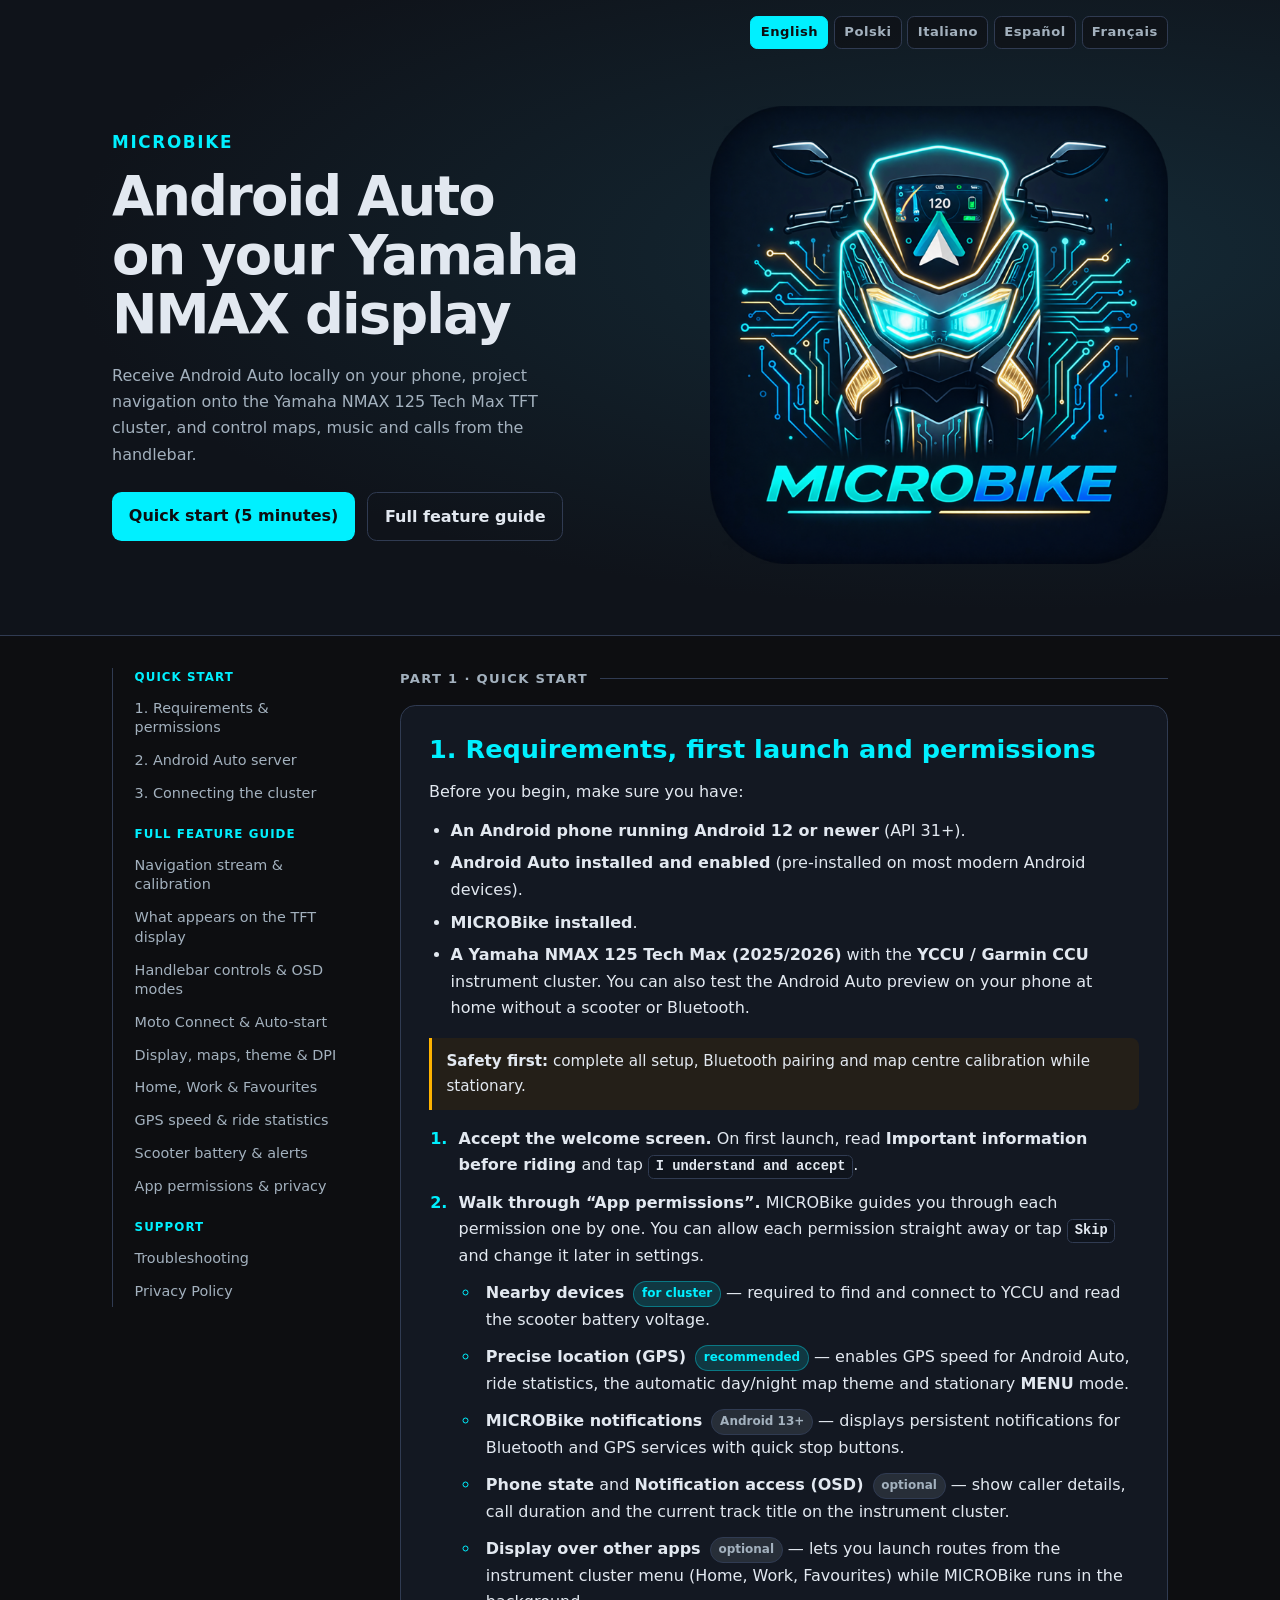
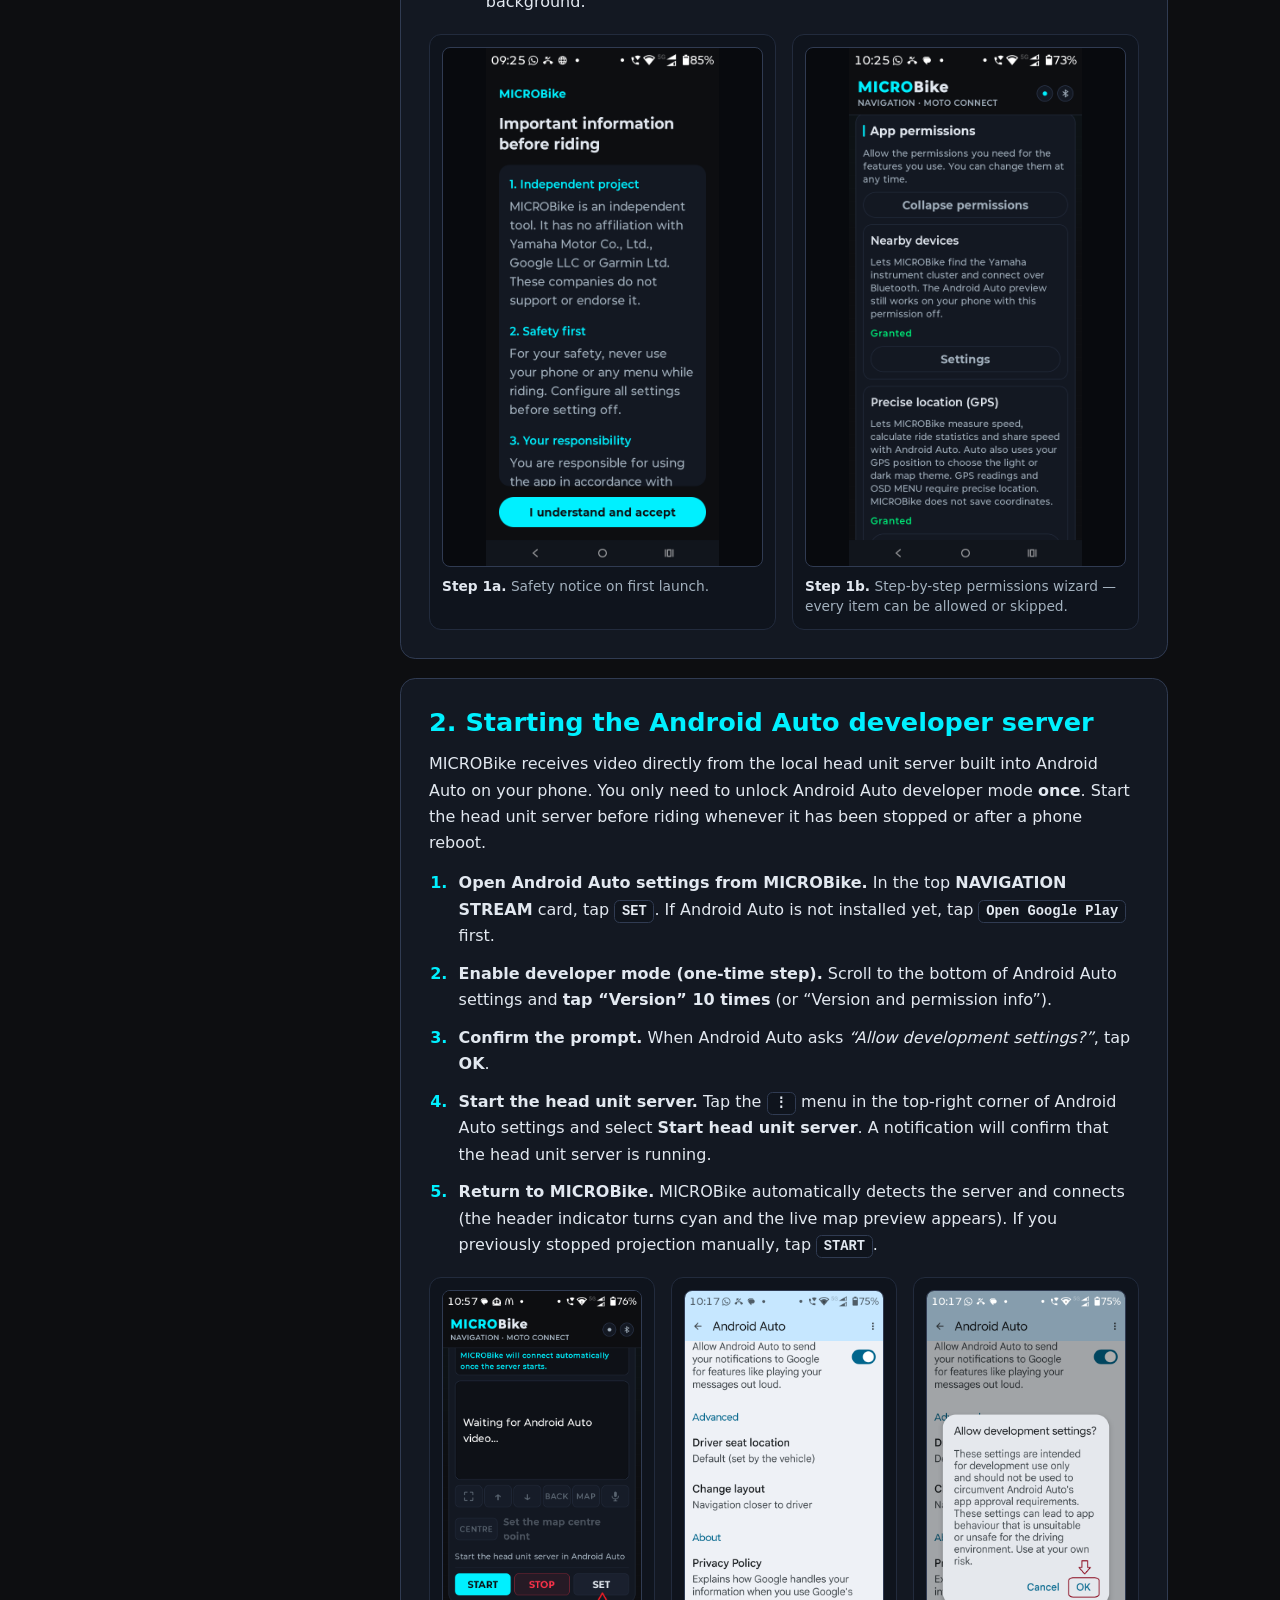
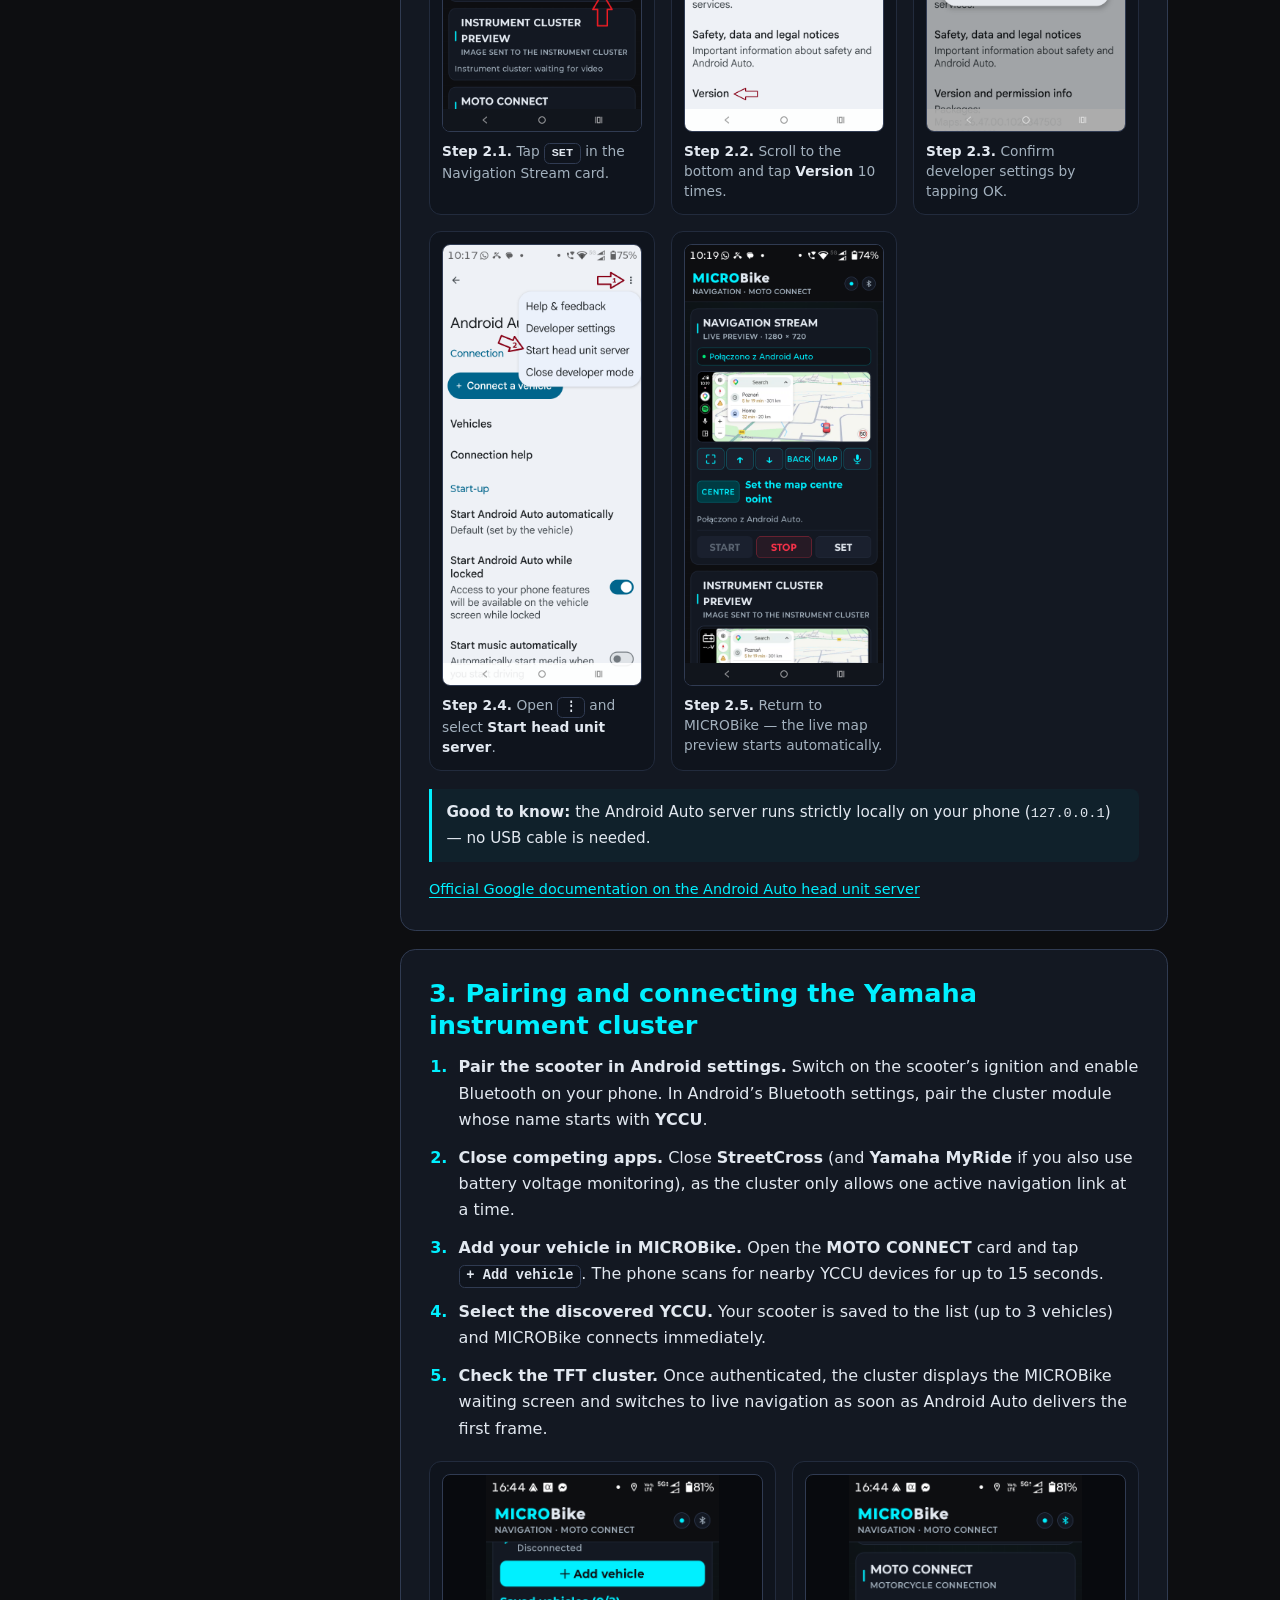
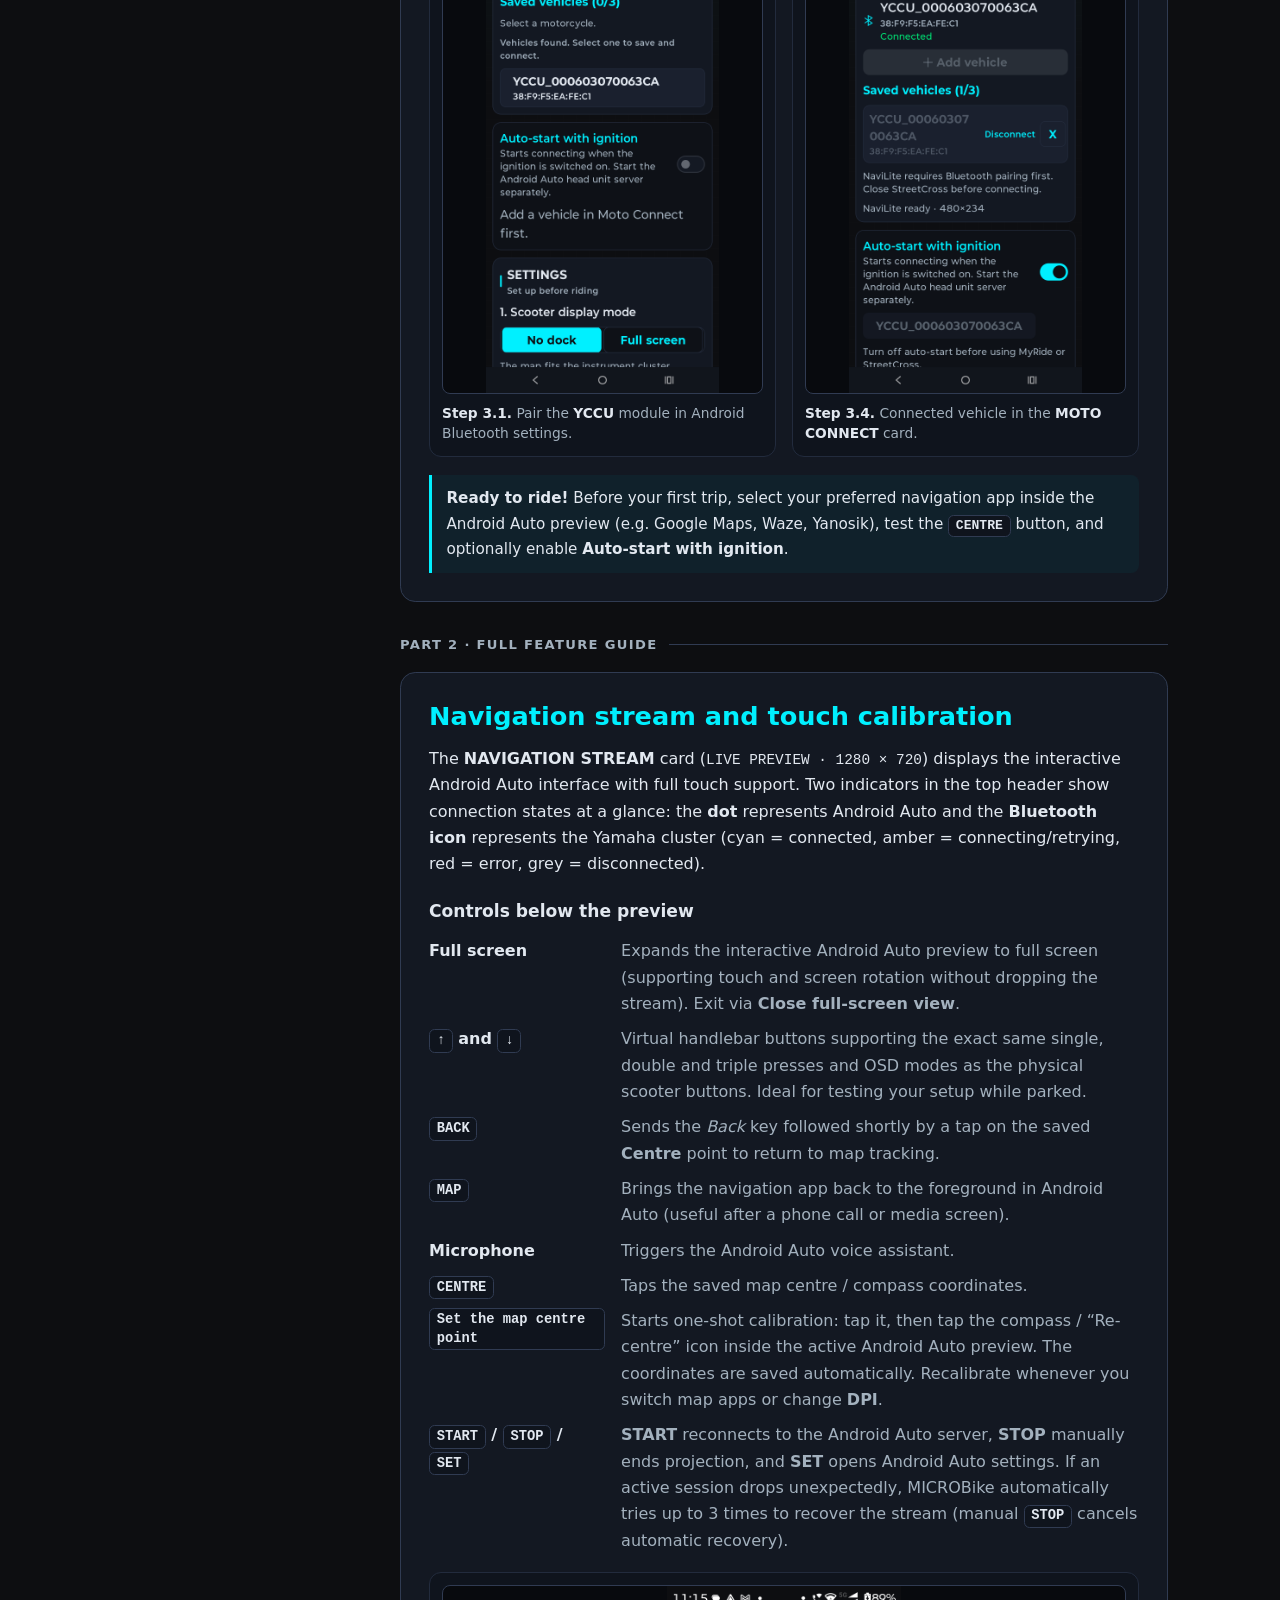
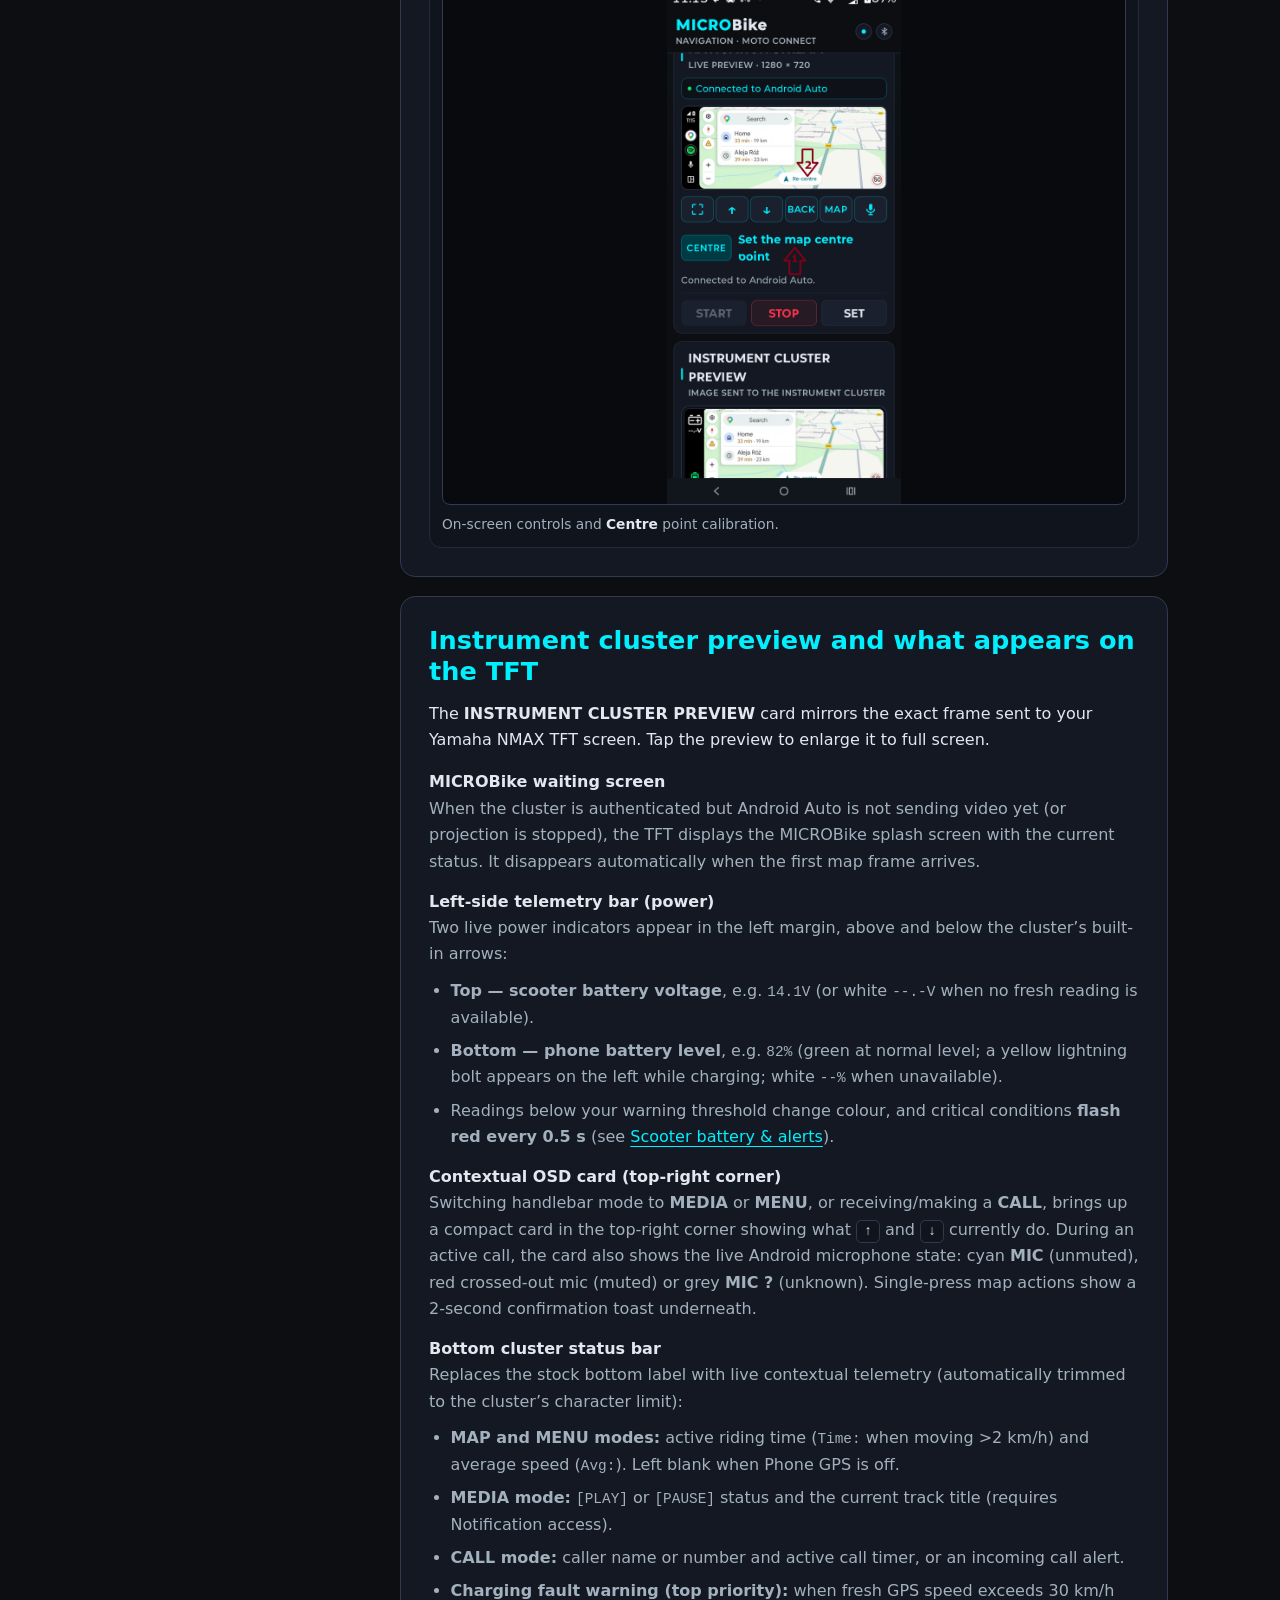
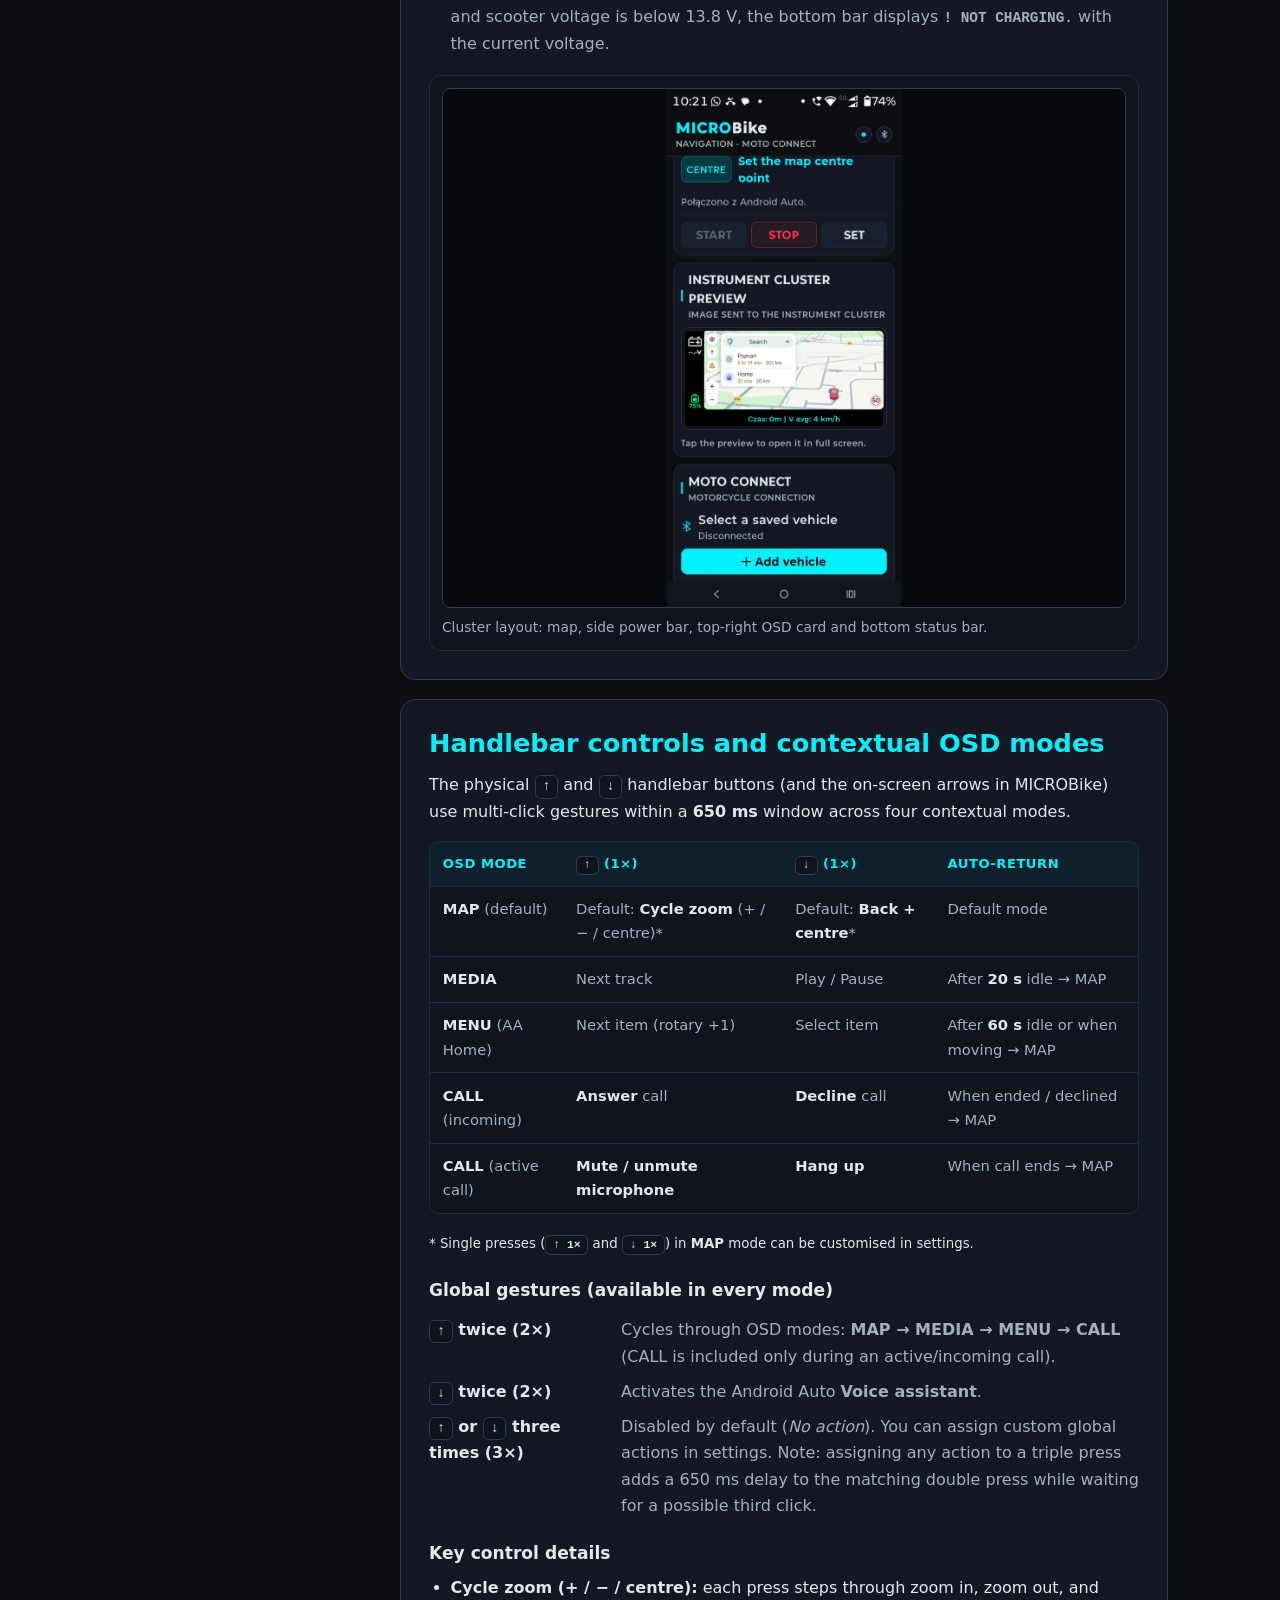
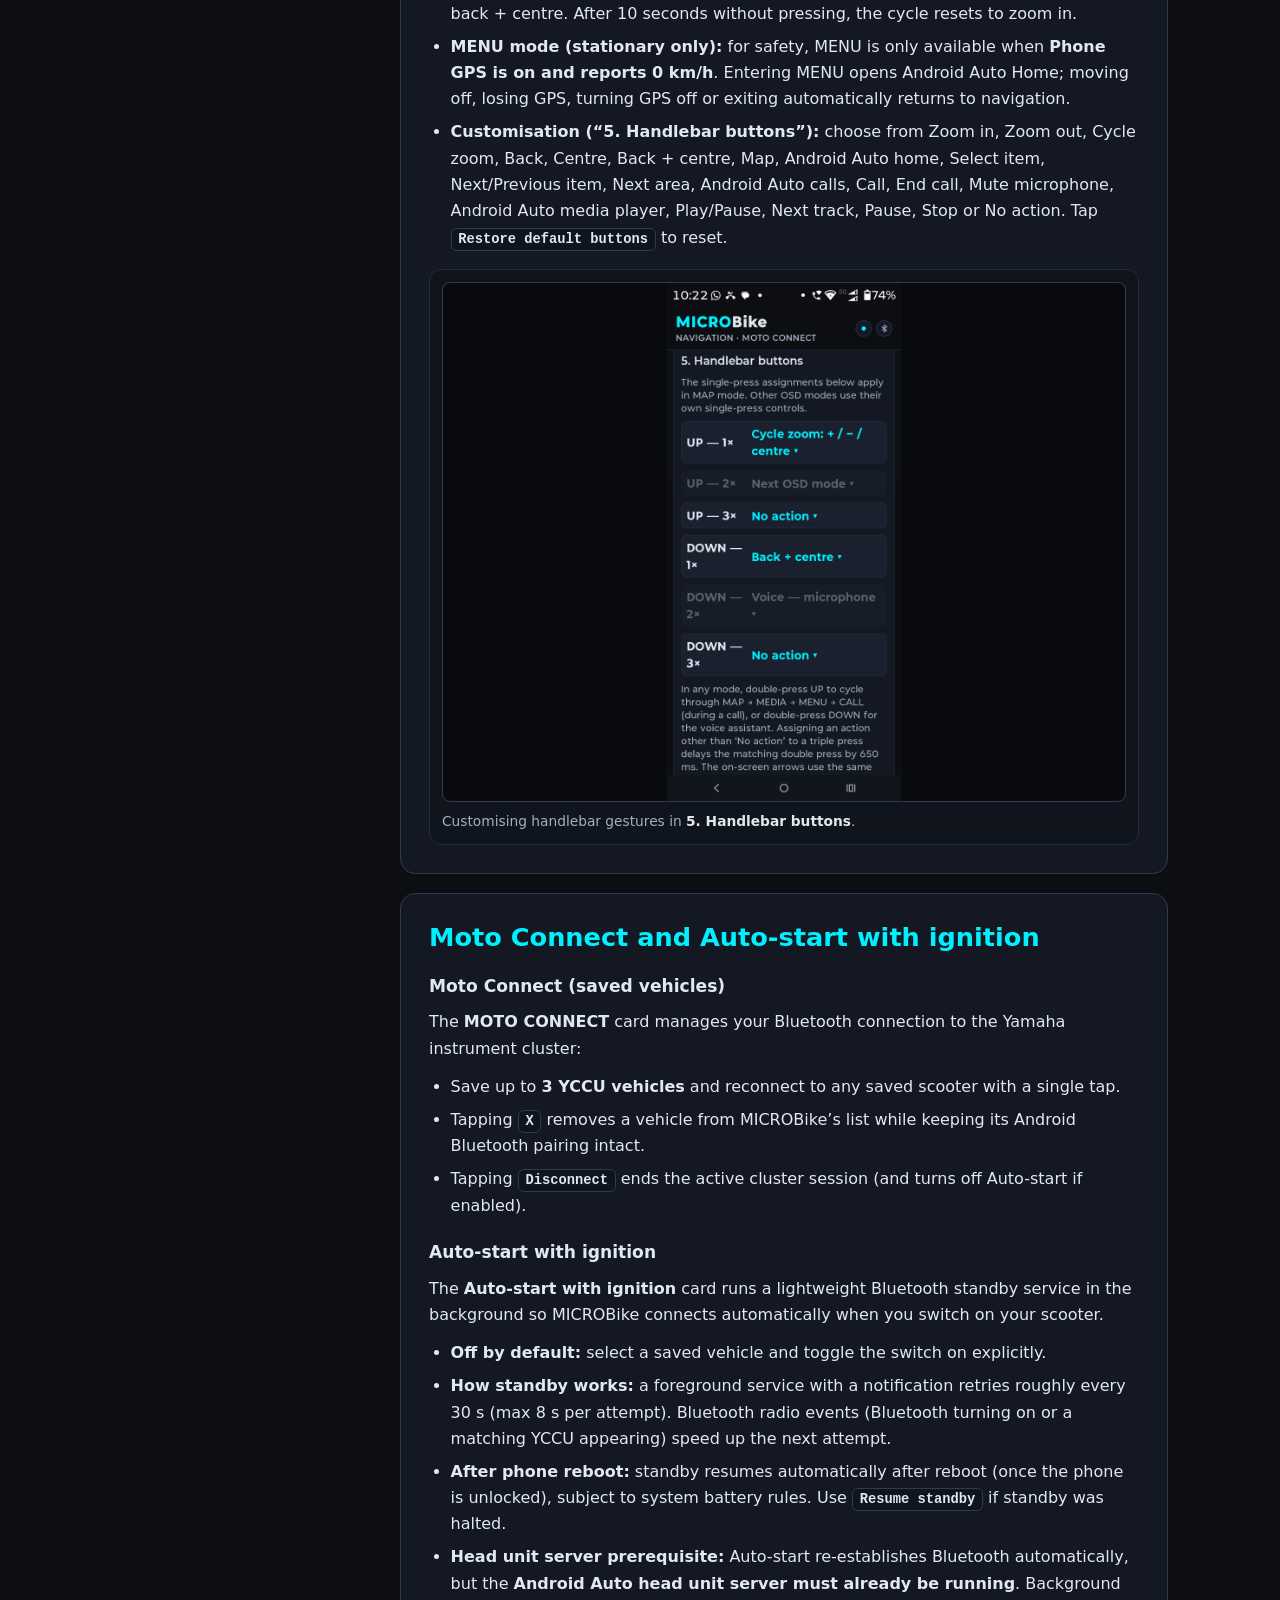
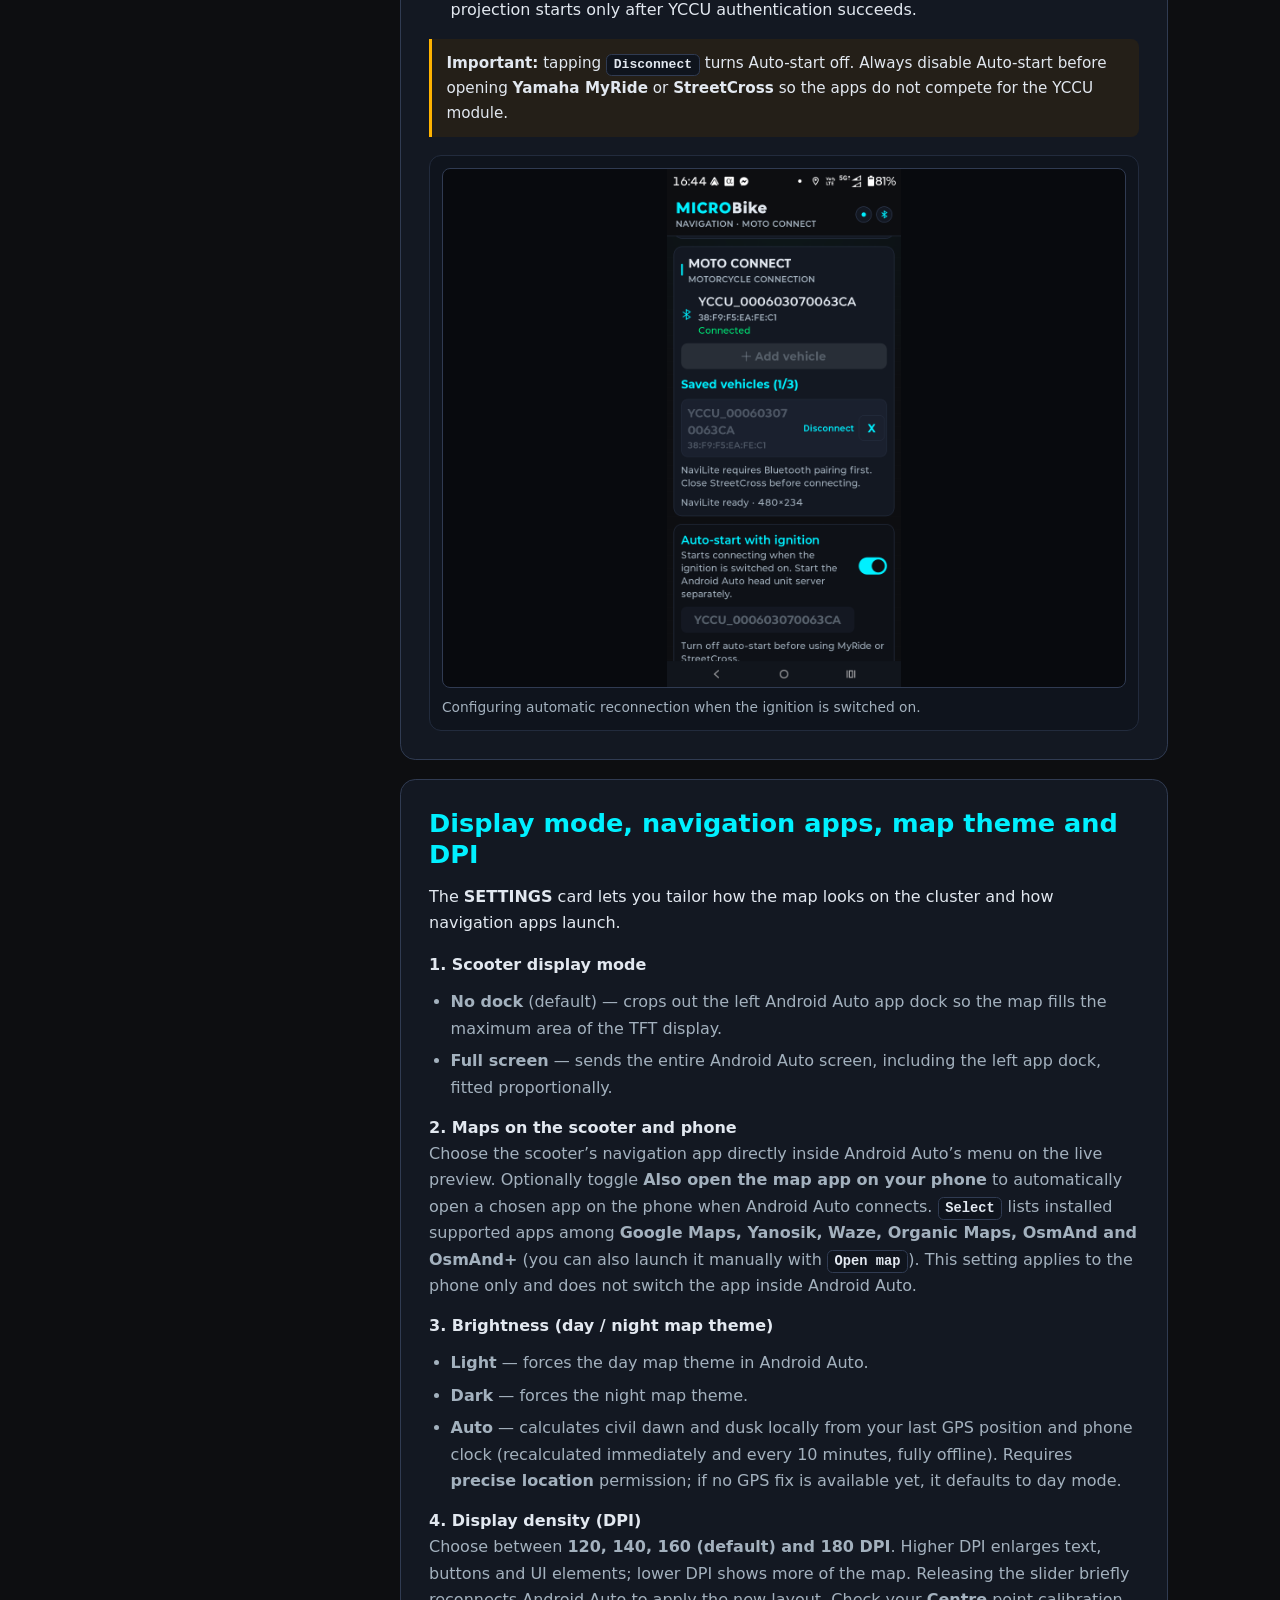
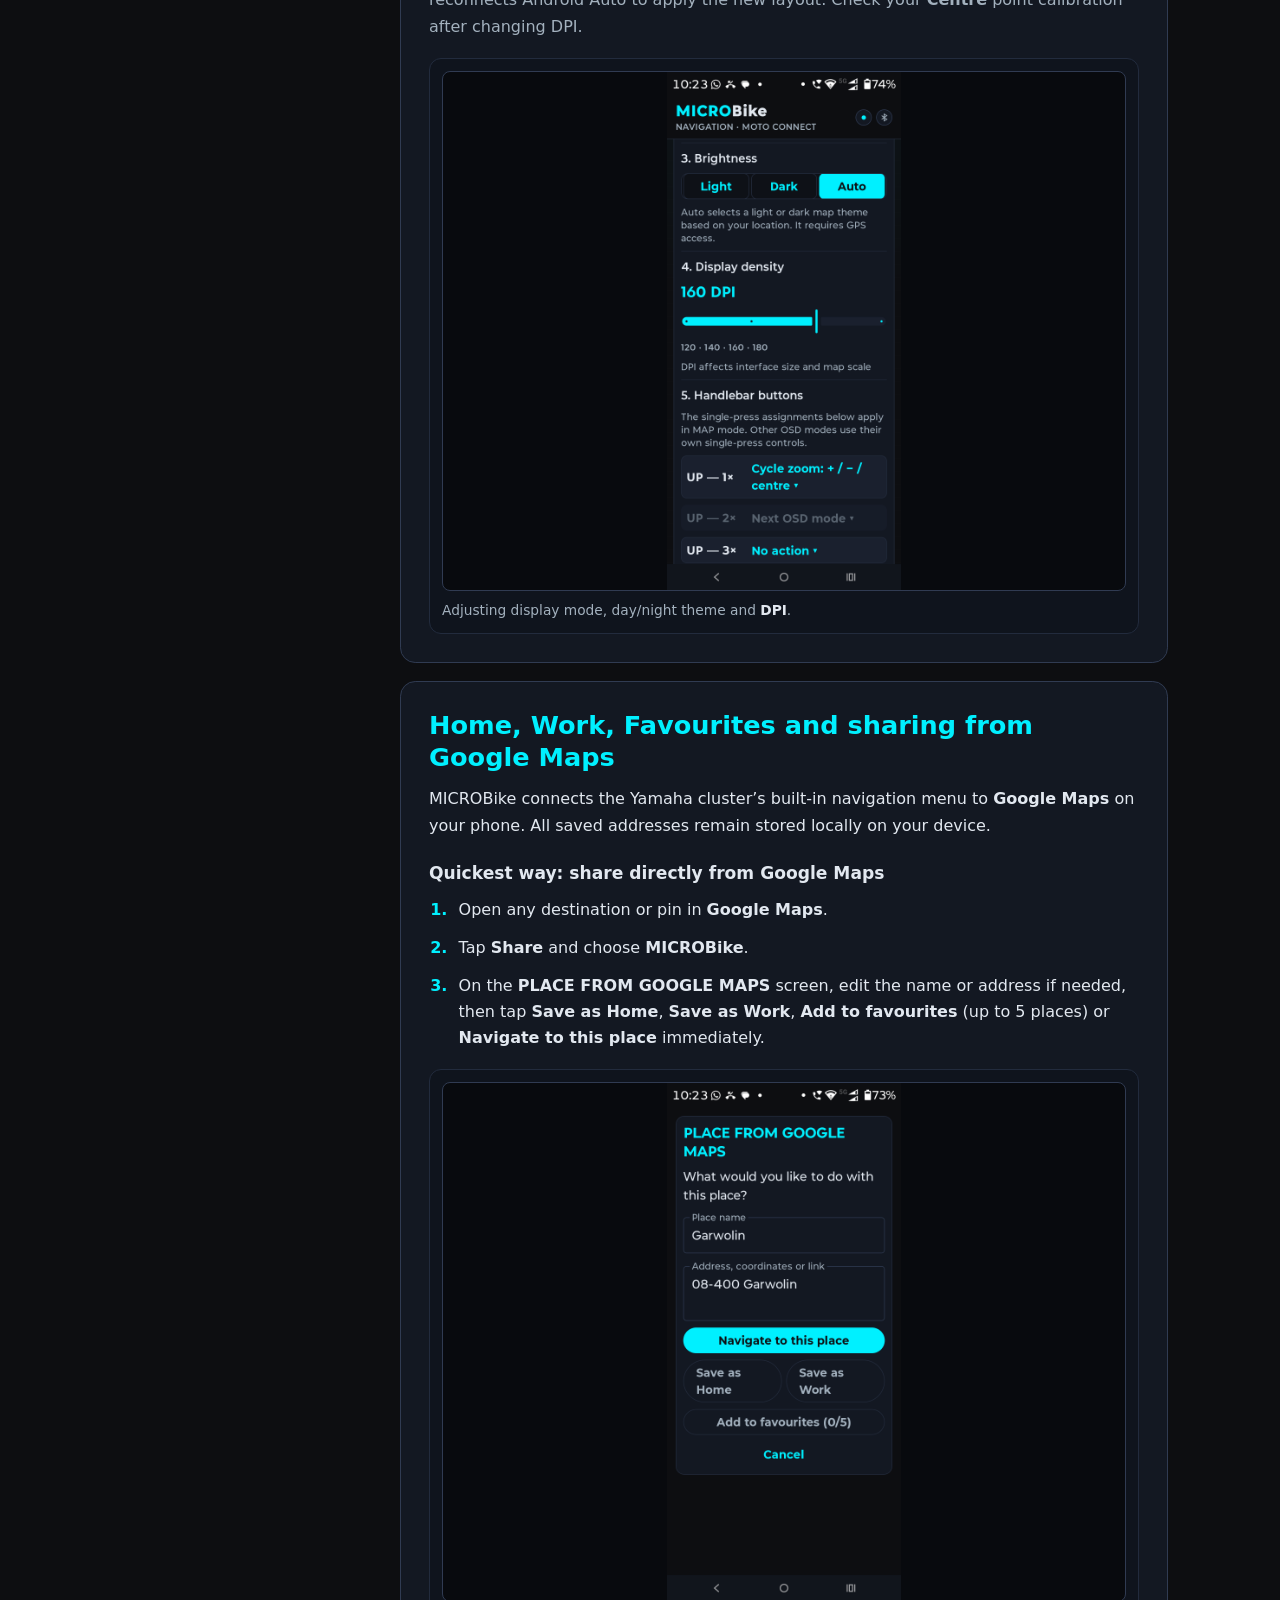
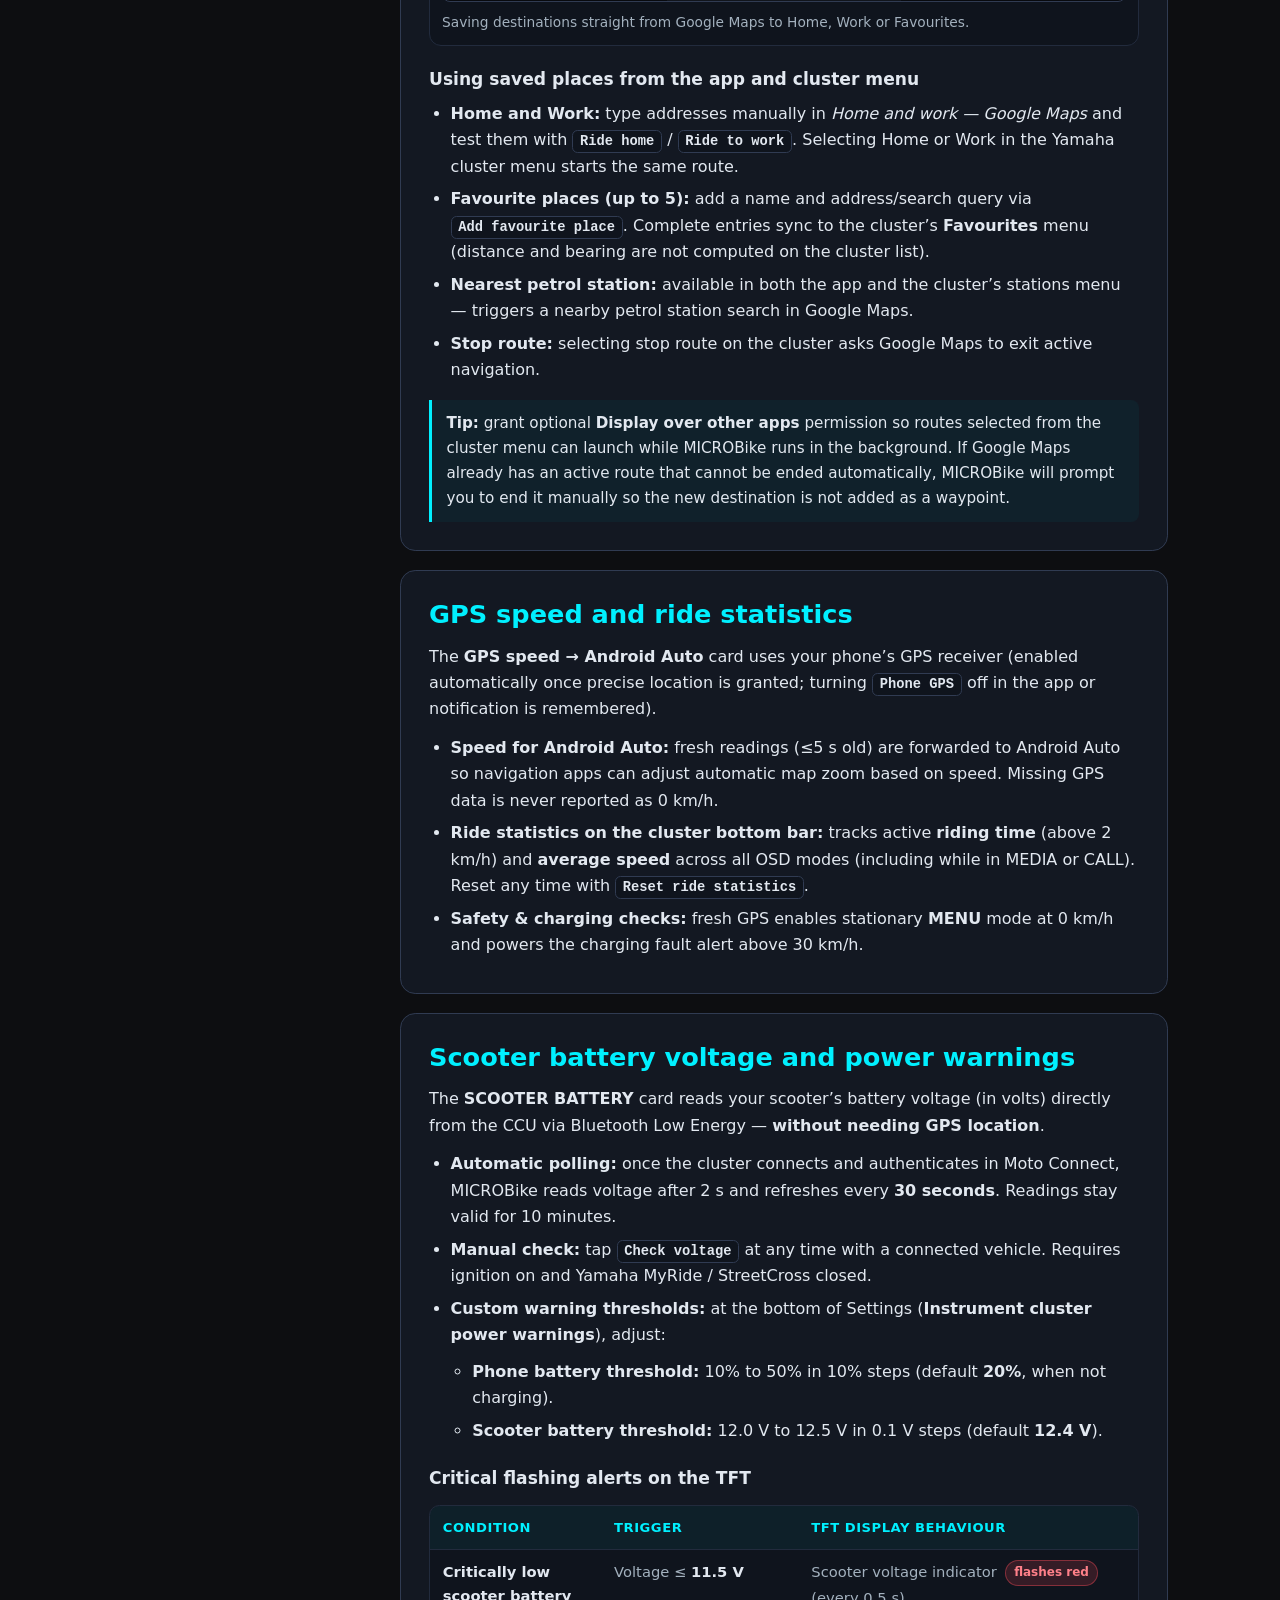
<file: index.html>
<!doctype html>
<html lang="en">
<head>
  <meta charset="utf-8">
  <meta name="viewport" content="width=device-width, initial-scale=1">
  <meta name="description" content="Complete MICROBike user guide: quick start, app permissions, enabling the Android Auto developer head unit server, connecting to a Yamaha NMAX 125 Tech Max instrument cluster and full feature reference.">
  <title>MICROBike · User Guide</title>
  <link rel="icon" href="microbike.png" type="image/png">
  <link rel="stylesheet" href="style.css">
  <link rel="alternate" hreflang="en" href="index.html">
  <link rel="alternate" hreflang="pl" href="pl.html">
  <link rel="alternate" hreflang="it" href="it.html">
  <link rel="alternate" hreflang="es" href="es.html">
  <link rel="alternate" hreflang="fr" href="fr.html">
  <link rel="alternate" hreflang="x-default" href="index.html">
</head>
<body>
  <!--
    =========================================================================
    SHARED SCREENSHOT SLOTS FOR ALL LANGUAGES (folder: manual/images/)
    Drop your PNG screenshots into manual/images/ using these filenames and
    every language page will display them automatically without editing HTML:

    QUICK START:
      images/01-ekran-powitalny.png            — Welcome screen ("Important information before riding")
      images/02-uprawnienia-kreator.png        — "App permissions" onboarding wizard (Step 1)
      images/03-aa-przycisk-set.png            — NAVIGATION STREAM card with the SET button
      images/04-aa-ustawienia-wersja.png       — Android Auto settings scrolled to "Version"
      images/05-aa-tryb-programisty.png        — Android Auto "Allow development settings?" prompt
      images/06-aa-uruchom-serwer.png          — Android Auto ⋮ menu -> "Start head unit server"
      images/07-aa-podglad-live.png            — Active Android Auto live preview in MICROBike
      images/08-bluetooth-parowanie-yccu.png   — YCCU paired in Android Bluetooth settings
      images/09-moto-connect-polaczono.png     — MOTO CONNECT card showing "Connected"

    FEATURES & SUPPORT:
      images/10-kalibracja-wysrodkuj.png       — On-screen controls and "Set the map centre point"
      images/11-podglad-licznika-tft.png       — Instrument cluster preview (map + side bar + OSD + bottom bar)
      images/12-przyciski-kierownicy.png       — "5. Handlebar buttons" settings panel
      images/13-autostart-po-zaplonie.png      — "Auto-start with ignition" card
      images/14-ustawienia-obrazu-dpi.png      — Display mode, Brightness (Auto/Light/Dark) and DPI slider
      images/15-google-maps-udostepnij.png     — Share from Google Maps -> MICROBike screen
      images/16-gps-i-akumulator.png           — "GPS speed" and "SCOOTER BATTERY" cards
      images/17-xiaomi-bateria.png             — Xiaomi MIUI / HyperOS autostart & No restrictions battery settings
    =========================================================================
  -->

  <a class="skip-link" href="#content">Skip to user guide</a>

  <header class="hero">
    <div class="topbar">
      <nav class="lang-switch" aria-label="Language selection">
        <a href="index.html" hreflang="en" lang="en" aria-current="page">English</a>
        <a href="pl.html" hreflang="pl" lang="pl">Polski</a>
        <a href="it.html" hreflang="it" lang="it">Italiano</a>
        <a href="es.html" hreflang="es" lang="es">Español</a>
        <a href="fr.html" hreflang="fr" lang="fr">Français</a>
      </nav>
    </div>
    <div class="hero-inner">
      <div>
        <p class="brand">MICROBike</p>
        <h1>Android Auto on your Yamaha NMAX display</h1>
        <p class="intro">Receive Android Auto locally on your phone, project navigation onto the Yamaha NMAX 125 Tech Max TFT cluster, and control maps, music and calls from the handlebar.</p>
        <div class="hero-actions">
          <a class="button" href="#quick-start">Quick start (5 minutes)</a>
          <a class="button-secondary" href="#stream-calibration">Full feature guide</a>
        </div>
      </div>
      <img src="microbike.png" width="640" height="640" alt="MICROBike logo" fetchpriority="high">
    </div>
  </header>

  <div class="layout">
    <nav class="toc" aria-label="Table of contents">
      <p class="nav-group">Quick start</p>
      <a href="#quick-start">1. Requirements &amp; permissions</a>
      <a href="#aa-server">2. Android Auto server</a>
      <a href="#cluster-connect">3. Connecting the cluster</a>

      <p class="nav-group">Full feature guide</p>
      <a href="#stream-calibration">Navigation stream &amp; calibration</a>
      <a href="#cluster-display">What appears on the TFT display</a>
      <a href="#handlebar-osd">Handlebar controls &amp; OSD modes</a>
      <a href="#moto-connect">Moto Connect &amp; Auto-start</a>
      <a href="#display-settings">Display, maps, theme &amp; DPI</a>
      <a href="#saved-places">Home, Work &amp; Favourites</a>
      <a href="#gps-stats">GPS speed &amp; ride statistics</a>
      <a href="#battery-alerts">Scooter battery &amp; alerts</a>
      <a href="#permissions">App permissions &amp; privacy</a>

      <p class="nav-group">Support</p>
      <a href="#troubleshooting">Troubleshooting</a>
      <a href="#privacy-policy">Privacy Policy</a>
    </nav>

    <main id="content" tabindex="-1">
      <p class="part-heading">Part 1 · Quick start</p>

      <section id="quick-start">
        <h2>1. Requirements, first launch and permissions</h2>
        <p>Before you begin, make sure you have:</p>
        <ul>
          <li><strong>An Android phone running Android 12 or newer</strong> (API 31+).</li>
          <li><strong>Android Auto installed and enabled</strong> (pre-installed on most modern Android devices).</li>
          <li><strong>MICROBike installed</strong>.</li>
          <li><strong>A Yamaha NMAX 125 Tech Max (2025/2026)</strong> with the <strong>YCCU / Garmin CCU</strong> instrument cluster. You can also test the Android Auto preview on your phone at home without a scooter or Bluetooth.</li>
        </ul>
        <p class="callout"><strong>Safety first:</strong> complete all setup, Bluetooth pairing and map centre calibration while stationary.</p>

        <ol class="steps">
          <li><strong>Accept the welcome screen.</strong> On first launch, read <strong>Important information before riding</strong> and tap <kbd>I understand and accept</kbd>.</li>
          <li><strong>Walk through “App permissions”.</strong> MICROBike guides you through each permission one by one. You can allow each permission straight away or tap <kbd>Skip</kbd> and change it later in settings.
            <ul>
              <li><strong>Nearby devices</strong> <span class="badge badge-req">for cluster</span> — required to find and connect to YCCU and read the scooter battery voltage.</li>
              <li><strong>Precise location (GPS)</strong> <span class="badge badge-req">recommended</span> — enables GPS speed for Android Auto, ride statistics, the automatic day/night map theme and stationary <strong>MENU</strong> mode.</li>
              <li><strong>MICROBike notifications</strong> <span class="badge badge-opt">Android 13+</span> — displays persistent notifications for Bluetooth and GPS services with quick stop buttons.</li>
              <li><strong>Phone state</strong> and <strong>Notification access (OSD)</strong> <span class="badge badge-opt">optional</span> — show caller details, call duration and the current track title on the instrument cluster.</li>
              <li><strong>Display over other apps</strong> <span class="badge badge-opt">optional</span> — lets you launch routes from the instrument cluster menu (Home, Work, Favourites) while MICROBike runs in the background.</li>
            </ul>
          </li>
        </ol>

        <div class="shot-grid shot-grid--2">
          <!-- SCREENSHOT: manual/images/01-ekran-powitalny.png -->
          <figure class="shot">
            <img src="images/01-ekran-powitalny.png"
                 alt="MICROBike welcome screen: Important information before riding"
                 loading="lazy">
            <div class="shot-placeholder" hidden>
              <span class="shot-badge">Screenshot 01</span>
              <code class="shot-file">images/01-ekran-powitalny.png</code>
              <span class="shot-desc">Welcome screen “Important information before riding” with “I understand and accept”.</span>
            </div>
            <figcaption><strong>Step 1a.</strong> Safety notice on first launch.</figcaption>
          </figure>

          <!-- SCREENSHOT: manual/images/02-uprawnienia-kreator.png -->
          <figure class="shot">
            <img src="images/02-uprawnienia-kreator.png"
                 alt="MICROBike App permissions onboarding wizard"
                 loading="lazy">
            <div class="shot-placeholder" hidden>
              <span class="shot-badge">Screenshot 02</span>
              <code class="shot-file">images/02-uprawnienia-kreator.png</code>
              <span class="shot-desc">“App permissions” setup wizard (Step 1 of 6 — Nearby devices).</span>
            </div>
            <figcaption><strong>Step 1b.</strong> Step-by-step permissions wizard — every item can be allowed or skipped.</figcaption>
          </figure>
        </div>
      </section>

      <section id="aa-server">
        <h2>2. Starting the Android Auto developer server</h2>
        <p>MICROBike receives video directly from the local head unit server built into Android Auto on your phone. You only need to unlock Android Auto developer mode <strong>once</strong>. Start the head unit server before riding whenever it has been stopped or after a phone reboot.</p>

        <ol class="steps">
          <li><strong>Open Android Auto settings from MICROBike.</strong> In the top <strong>NAVIGATION STREAM</strong> card, tap <kbd>SET</kbd>. If Android Auto is not installed yet, tap <kbd>Open Google Play</kbd> first.</li>
          <li><strong>Enable developer mode (one-time step).</strong> Scroll to the bottom of Android Auto settings and <strong>tap “Version” 10 times</strong> (or “Version and permission info”).</li>
          <li><strong>Confirm the prompt.</strong> When Android Auto asks <em>“Allow development settings?”</em>, tap <strong>OK</strong>.</li>
          <li><strong>Start the head unit server.</strong> Tap the <kbd>⋮</kbd> menu in the top-right corner of Android Auto settings and select <strong>Start head unit server</strong>. A notification will confirm that the head unit server is running.</li>
          <li><strong>Return to MICROBike.</strong> MICROBike automatically detects the server and connects (the header indicator turns cyan and the live map preview appears). If you previously stopped projection manually, tap <kbd>START</kbd>.</li>
        </ol>

        <div class="shot-grid">
          <!-- SCREENSHOT: manual/images/03-aa-przycisk-set.png -->
          <figure class="shot">
            <img src="images/03-aa-przycisk-set.png"
                 alt="NAVIGATION STREAM card in MICROBike highlighting the SET button"
                 loading="lazy">
            <div class="shot-placeholder" hidden>
              <span class="shot-badge">Screenshot 03</span>
              <code class="shot-file">images/03-aa-przycisk-set.png</code>
              <span class="shot-desc">“NAVIGATION STREAM” card showing the server guide and the SET button at the bottom.</span>
            </div>
            <figcaption><strong>Step 2.1.</strong> Tap <kbd>SET</kbd> in the Navigation Stream card.</figcaption>
          </figure>

          <!-- SCREENSHOT: manual/images/04-aa-ustawienia-wersja.png -->
          <figure class="shot">
            <img src="images/04-aa-ustawienia-wersja.png"
                 alt="Bottom of Android Auto settings highlighting Version"
                 loading="lazy">
            <div class="shot-placeholder" hidden>
              <span class="shot-badge">Screenshot 04</span>
              <code class="shot-file">images/04-aa-ustawienia-wersja.png</code>
              <span class="shot-desc">Bottom of Android Auto settings with “Version” highlighted (tap 10 times).</span>
            </div>
            <figcaption><strong>Step 2.2.</strong> Scroll to the bottom and tap <strong>Version</strong> 10 times.</figcaption>
          </figure>

          <!-- SCREENSHOT: manual/images/05-aa-tryb-programisty.png -->
          <figure class="shot">
            <img src="images/05-aa-tryb-programisty.png"
                 alt="Android Auto Allow development settings confirmation dialog"
                 loading="lazy">
            <div class="shot-placeholder" hidden>
              <span class="shot-badge">Screenshot 05</span>
              <code class="shot-file">images/05-aa-tryb-programisty.png</code>
              <span class="shot-desc">Android Auto dialog “Allow development settings?” with OK button.</span>
            </div>
            <figcaption><strong>Step 2.3.</strong> Confirm developer settings by tapping OK.</figcaption>
          </figure>

          <!-- SCREENSHOT: manual/images/06-aa-uruchom-serwer.png -->
          <figure class="shot">
            <img src="images/06-aa-uruchom-serwer.png"
                 alt="Android Auto three-dots menu showing Start head unit server"
                 loading="lazy">
            <div class="shot-placeholder" hidden>
              <span class="shot-badge">Screenshot 06</span>
              <code class="shot-file">images/06-aa-uruchom-serwer.png</code>
              <span class="shot-desc">Open ⋮ menu in top-right of Android Auto settings highlighting “Start head unit server”.</span>
            </div>
            <figcaption><strong>Step 2.4.</strong> Open <kbd>⋮</kbd> and select <strong>Start head unit server</strong>.</figcaption>
          </figure>

          <!-- SCREENSHOT: manual/images/07-aa-podglad-live.png -->
          <figure class="shot">
            <img src="images/07-aa-podglad-live.png"
                 alt="Active Android Auto live preview inside MICROBike"
                 loading="lazy">
            <div class="shot-placeholder" hidden>
              <span class="shot-badge">Screenshot 07</span>
              <code class="shot-file">images/07-aa-podglad-live.png</code>
              <span class="shot-desc">Back in MICROBike: live Android Auto map visible in NAVIGATION STREAM with cyan status dot.</span>
            </div>
            <figcaption><strong>Step 2.5.</strong> Return to MICROBike — the live map preview starts automatically.</figcaption>
          </figure>
        </div>

        <p class="tip"><strong>Good to know:</strong> the Android Auto server runs strictly locally on your phone (<code>127.0.0.1</code>) — no USB cable is needed.</p>
        <p class="support-link"><a href="https://developer.android.com/training/cars/testing/dhu#running-dhu">Official Google documentation on the Android Auto head unit server</a></p>
      </section>

      <section id="cluster-connect">
        <h2>3. Pairing and connecting the Yamaha instrument cluster</h2>
        <ol class="steps">
          <li><strong>Pair the scooter in Android settings.</strong> Switch on the scooter’s ignition and enable Bluetooth on your phone. In Android’s Bluetooth settings, pair the cluster module whose name starts with <strong>YCCU</strong>.</li>
          <li><strong>Close competing apps.</strong> Close <strong>StreetCross</strong> (and <strong>Yamaha MyRide</strong> if you also use battery voltage monitoring), as the cluster only allows one active navigation link at a time.</li>
          <li><strong>Add your vehicle in MICROBike.</strong> Open the <strong>MOTO CONNECT</strong> card and tap <kbd>+ Add vehicle</kbd>. The phone scans for nearby YCCU devices for up to 15 seconds.</li>
          <li><strong>Select the discovered YCCU.</strong> Your scooter is saved to the list (up to 3 vehicles) and MICROBike connects immediately.</li>
          <li><strong>Check the TFT cluster.</strong> Once authenticated, the cluster displays the MICROBike waiting screen and switches to live navigation as soon as Android Auto delivers the first frame.</li>
        </ol>

        <div class="shot-grid shot-grid--2">
          <!-- SCREENSHOT: manual/images/08-bluetooth-parowanie-yccu.png -->
          <figure class="shot">
            <img src="images/08-bluetooth-parowanie-yccu.png"
                 alt="YCCU module paired in Android Bluetooth settings"
                 loading="lazy">
            <div class="shot-placeholder" hidden>
              <span class="shot-badge">Screenshot 08</span>
              <code class="shot-file">images/08-bluetooth-parowanie-yccu.png</code>
              <span class="shot-desc">Android system Bluetooth settings showing a paired “YCCU...” device.</span>
            </div>
            <figcaption><strong>Step 3.1.</strong> Pair the <strong>YCCU</strong> module in Android Bluetooth settings.</figcaption>
          </figure>

          <!-- SCREENSHOT: manual/images/09-moto-connect-polaczono.png -->
          <figure class="shot">
            <img src="images/09-moto-connect-polaczono.png"
                 alt="MOTO CONNECT card in MICROBike showing a connected YCCU vehicle"
                 loading="lazy">
            <div class="shot-placeholder" hidden>
              <span class="shot-badge">Screenshot 09</span>
              <code class="shot-file">images/09-moto-connect-polaczono.png</code>
              <span class="shot-desc">“MOTO CONNECT” card with a saved YCCU vehicle and green “Connected” status.</span>
            </div>
            <figcaption><strong>Step 3.4.</strong> Connected vehicle in the <strong>MOTO CONNECT</strong> card.</figcaption>
          </figure>
        </div>

        <p class="tip"><strong>Ready to ride!</strong> Before your first trip, select your preferred navigation app inside the Android Auto preview (e.g. Google Maps, Waze, Yanosik), test the <kbd>CENTRE</kbd> button, and optionally enable <strong>Auto-start with ignition</strong>.</p>
      </section>

      <p class="part-heading">Part 2 · Full feature guide</p>

      <section id="stream-calibration">
        <h2>Navigation stream and touch calibration</h2>
        <p>The <strong>NAVIGATION STREAM</strong> card (<code>LIVE PREVIEW · 1280 × 720</code>) displays the interactive Android Auto interface with full touch support. Two indicators in the top header show connection states at a glance: the <strong>dot</strong> represents Android Auto and the <strong>Bluetooth icon</strong> represents the Yamaha cluster (cyan = connected, amber = connecting/retrying, red = error, grey = disconnected).</p>

        <h3>Controls below the preview</h3>
        <dl class="controls">
          <dt>Full screen</dt>
          <dd>Expands the interactive Android Auto preview to full screen (supporting touch and screen rotation without dropping the stream). Exit via <strong>Close full-screen view</strong>.</dd>
          <dt><kbd>↑</kbd> and <kbd>↓</kbd></dt>
          <dd>Virtual handlebar buttons supporting the exact same single, double and triple presses and OSD modes as the physical scooter buttons. Ideal for testing your setup while parked.</dd>
          <dt><kbd>BACK</kbd></dt>
          <dd>Sends the <em>Back</em> key followed shortly by a tap on the saved <strong>Centre</strong> point to return to map tracking.</dd>
          <dt><kbd>MAP</kbd></dt>
          <dd>Brings the navigation app back to the foreground in Android Auto (useful after a phone call or media screen).</dd>
          <dt>Microphone</dt>
          <dd>Triggers the Android Auto voice assistant.</dd>
          <dt><kbd>CENTRE</kbd></dt>
          <dd>Taps the saved map centre / compass coordinates.</dd>
          <dt><kbd>Set the map centre point</kbd></dt>
          <dd>Starts one-shot calibration: tap it, then tap the compass / “Re-centre” icon inside the active Android Auto preview. The coordinates are saved automatically. Recalibrate whenever you switch map apps or change <strong>DPI</strong>.</dd>
          <dt><kbd>START</kbd> / <kbd>STOP</kbd> / <kbd>SET</kbd></dt>
          <dd><strong>START</strong> reconnects to the Android Auto server, <strong>STOP</strong> manually ends projection, and <strong>SET</strong> opens Android Auto settings. If an active session drops unexpectedly, MICROBike automatically tries up to 3 times to recover the stream (manual <kbd>STOP</kbd> cancels automatic recovery).</dd>
        </dl>

        <!-- SCREENSHOT: manual/images/10-kalibracja-wysrodkuj.png -->
        <figure class="shot">
          <img src="images/10-kalibracja-wysrodkuj.png"
               alt="NAVIGATION STREAM card with control buttons and Set the map centre point"
               loading="lazy">
          <div class="shot-placeholder shot-placeholder--wide" hidden>
            <span class="shot-badge">Screenshot 10</span>
            <code class="shot-file">images/10-kalibracja-wysrodkuj.png</code>
            <span class="shot-desc">“NAVIGATION STREAM” card showing the button row (Full screen, ↑, ↓, BACK, MAP, Mic) plus CENTRE and “Set the map centre point”.</span>
          </div>
          <figcaption>On-screen controls and <strong>Centre</strong> point calibration.</figcaption>
        </figure>
      </section>

      <section id="cluster-display">
        <h2>Instrument cluster preview and what appears on the TFT</h2>
        <p>The <strong>INSTRUMENT CLUSTER PREVIEW</strong> card mirrors the exact frame sent to your Yamaha NMAX TFT screen. Tap the preview to enlarge it to full screen.</p>

        <dl class="features">
          <dt>MICROBike waiting screen</dt>
          <dd>When the cluster is authenticated but Android Auto is not sending video yet (or projection is stopped), the TFT displays the MICROBike splash screen with the current status. It disappears automatically when the first map frame arrives.</dd>

          <dt>Left-side telemetry bar (power)</dt>
          <dd>Two live power indicators appear in the left margin, above and below the cluster’s built-in arrows:
            <ul>
              <li><strong>Top — scooter battery voltage</strong>, e.g. <code>14.1V</code> (or white <code>--.-V</code> when no fresh reading is available).</li>
              <li><strong>Bottom — phone battery level</strong>, e.g. <code>82%</code> (green at normal level; a yellow lightning bolt appears on the left while charging; white <code>--%</code> when unavailable).</li>
              <li>Readings below your warning threshold change colour, and critical conditions <strong>flash red every 0.5 s</strong> (see <a href="#battery-alerts">Scooter battery &amp; alerts</a>).</li>
            </ul>
          </dd>

          <dt>Contextual OSD card (top-right corner)</dt>
          <dd>Switching handlebar mode to <strong>MEDIA</strong> or <strong>MENU</strong>, or receiving/making a <strong>CALL</strong>, brings up a compact card in the top-right corner showing what <kbd>↑</kbd> and <kbd>↓</kbd> currently do. During an active call, the card also shows the live Android microphone state: cyan <strong>MIC</strong> (unmuted), red crossed-out mic (muted) or grey <strong>MIC ?</strong> (unknown). Single-press map actions show a 2-second confirmation toast underneath.</dd>

          <dt>Bottom cluster status bar</dt>
          <dd>Replaces the stock bottom label with live contextual telemetry (automatically trimmed to the cluster’s character limit):
            <ul>
              <li><strong>MAP and MENU modes:</strong> active riding time (<code>Time:</code> when moving &gt;2 km/h) and average speed (<code>Avg:</code>). Left blank when Phone GPS is off.</li>
              <li><strong>MEDIA mode:</strong> <code>[PLAY]</code> or <code>[PAUSE]</code> status and the current track title (requires Notification access).</li>
              <li><strong>CALL mode:</strong> caller name or number and active call timer, or an incoming call alert.</li>
              <li><strong>Charging fault warning (top priority):</strong> when fresh GPS speed exceeds 30 km/h and scooter voltage is below 13.8 V, the bottom bar displays <strong><code>! NOT CHARGING.</code></strong> with the current voltage.</li>
            </ul>
          </dd>
        </dl>

        <!-- SCREENSHOT: manual/images/11-podglad-licznika-tft.png -->
        <figure class="shot">
          <img src="images/11-podglad-licznika-tft.png"
               alt="Instrument cluster preview showing map, left telemetry bar, OSD card and bottom status bar"
               loading="lazy">
          <div class="shot-placeholder shot-placeholder--wide" hidden>
            <span class="shot-badge">Screenshot 11</span>
            <code class="shot-file">images/11-podglad-licznika-tft.png</code>
            <span class="shot-desc">“INSTRUMENT CLUSTER PREVIEW” (or photo of Yamaha NMAX TFT) showing map, left voltage/battery bar, top-right OSD card and bottom status bar.</span>
          </div>
          <figcaption>Cluster layout: map, side power bar, top-right OSD card and bottom status bar.</figcaption>
        </figure>
      </section>

      <section id="handlebar-osd">
        <h2>Handlebar controls and contextual OSD modes</h2>
        <p>The physical <kbd>↑</kbd> and <kbd>↓</kbd> handlebar buttons (and the on-screen arrows in MICROBike) use multi-click gestures within a <strong>650 ms</strong> window across four contextual modes.</p>

        <div class="table-wrap">
          <table>
            <thead>
              <tr>
                <th>OSD mode</th>
                <th><kbd>↑</kbd> (1×)</th>
                <th><kbd>↓</kbd> (1×)</th>
                <th>Auto-return</th>
              </tr>
            </thead>
            <tbody>
              <tr>
                <td><strong>MAP</strong> (default)</td>
                <td>Default: <strong>Cycle zoom</strong> (+ / − / centre)*</td>
                <td>Default: <strong>Back + centre</strong>*</td>
                <td>Default mode</td>
              </tr>
              <tr>
                <td><strong>MEDIA</strong></td>
                <td>Next track</td>
                <td>Play / Pause</td>
                <td>After <strong>20 s</strong> idle → MAP</td>
              </tr>
              <tr>
                <td><strong>MENU</strong> (AA Home)</td>
                <td>Next item (rotary +1)</td>
                <td>Select item</td>
                <td>After <strong>60 s</strong> idle or when moving → MAP</td>
              </tr>
              <tr>
                <td><strong>CALL</strong> (incoming)</td>
                <td><strong>Answer</strong> call</td>
                <td><strong>Decline</strong> call</td>
                <td>When ended / declined → MAP</td>
              </tr>
              <tr>
                <td><strong>CALL</strong> (active call)</td>
                <td><strong>Mute / unmute microphone</strong></td>
                <td><strong>Hang up</strong></td>
                <td>When call ends → MAP</td>
              </tr>
            </tbody>
          </table>
        </div>

        <p><small>* Single presses (<kbd>↑ 1×</kbd> and <kbd>↓ 1×</kbd>) in <strong>MAP</strong> mode can be customised in settings.</small></p>

        <h3>Global gestures (available in every mode)</h3>
        <dl class="controls">
          <dt><kbd>↑</kbd> twice (2×)</dt>
          <dd>Cycles through OSD modes: <strong>MAP → MEDIA → MENU → CALL</strong> (CALL is included only during an active/incoming call).</dd>
          <dt><kbd>↓</kbd> twice (2×)</dt>
          <dd>Activates the Android Auto <strong>Voice assistant</strong>.</dd>
          <dt><kbd>↑</kbd> or <kbd>↓</kbd> three times (3×)</dt>
          <dd>Disabled by default (<em>No action</em>). You can assign custom global actions in settings. Note: assigning any action to a triple press adds a 650 ms delay to the matching double press while waiting for a possible third click.</dd>
        </dl>

        <h3>Key control details</h3>
        <ul>
          <li><strong>Cycle zoom (+ / − / centre):</strong> each press steps through zoom in, zoom out, and back + centre. After 10 seconds without pressing, the cycle resets to zoom in.</li>
          <li><strong>MENU mode (stationary only):</strong> for safety, MENU is only available when <strong>Phone GPS is on and reports 0 km/h</strong>. Entering MENU opens Android Auto Home; moving off, losing GPS, turning GPS off or exiting automatically returns to navigation.</li>
          <li><strong>Customisation (“5. Handlebar buttons”):</strong> choose from Zoom in, Zoom out, Cycle zoom, Back, Centre, Back + centre, Map, Android Auto home, Select item, Next/Previous item, Next area, Android Auto calls, Call, End call, Mute microphone, Android Auto media player, Play/Pause, Next track, Pause, Stop or No action. Tap <kbd>Restore default buttons</kbd> to reset.</li>
        </ul>

        <!-- SCREENSHOT: manual/images/12-przyciski-kierownicy.png -->
        <figure class="shot">
          <img src="images/12-przyciski-kierownicy.png"
               alt="5. Handlebar buttons settings section in MICROBike"
               loading="lazy">
          <div class="shot-placeholder" hidden>
            <span class="shot-badge">Screenshot 12</span>
            <code class="shot-file">images/12-przyciski-kierownicy.png</code>
            <span class="shot-desc">“5. Handlebar buttons” panel showing UP/DOWN 1×, 2×, 3× bindings and “Restore default buttons”.</span>
          </div>
          <figcaption>Customising handlebar gestures in <strong>5. Handlebar buttons</strong>.</figcaption>
        </figure>
      </section>

      <section id="moto-connect">
        <h2>Moto Connect and Auto-start with ignition</h2>
        <h3>Moto Connect (saved vehicles)</h3>
        <p>The <strong>MOTO CONNECT</strong> card manages your Bluetooth connection to the Yamaha instrument cluster:</p>
        <ul>
          <li>Save up to <strong>3 YCCU vehicles</strong> and reconnect to any saved scooter with a single tap.</li>
          <li>Tapping <kbd>X</kbd> removes a vehicle from MICROBike’s list while keeping its Android Bluetooth pairing intact.</li>
          <li>Tapping <kbd>Disconnect</kbd> ends the active cluster session (and turns off Auto-start if enabled).</li>
        </ul>

        <h3>Auto-start with ignition</h3>
        <p>The <strong>Auto-start with ignition</strong> card runs a lightweight Bluetooth standby service in the background so MICROBike connects automatically when you switch on your scooter.</p>
        <ul>
          <li><strong>Off by default:</strong> select a saved vehicle and toggle the switch on explicitly.</li>
          <li><strong>How standby works:</strong> a foreground service with a notification retries roughly every 30 s (max 8 s per attempt). Bluetooth radio events (Bluetooth turning on or a matching YCCU appearing) speed up the next attempt.</li>
          <li><strong>After phone reboot:</strong> standby resumes automatically after reboot (once the phone is unlocked), subject to system battery rules. Use <kbd>Resume standby</kbd> if standby was halted.</li>
          <li><strong>Head unit server prerequisite:</strong> Auto-start re-establishes Bluetooth automatically, but the <strong>Android Auto head unit server must already be running</strong>. Background projection starts only after YCCU authentication succeeds.</li>
        </ul>
        <p class="callout"><strong>Important:</strong> tapping <kbd>Disconnect</kbd> turns Auto-start off. Always disable Auto-start before opening <strong>Yamaha MyRide</strong> or <strong>StreetCross</strong> so the apps do not compete for the YCCU module.</p>

        <!-- SCREENSHOT: manual/images/13-autostart-po-zaplonie.png -->
        <figure class="shot">
          <img src="images/13-autostart-po-zaplonie.png"
               alt="Auto-start with ignition card in MICROBike"
               loading="lazy">
          <div class="shot-placeholder shot-placeholder--wide" hidden>
            <span class="shot-badge">Screenshot 13</span>
            <code class="shot-file">images/13-autostart-po-zaplonie.png</code>
            <span class="shot-desc">“Auto-start with ignition” card enabled with a selected YCCU scooter.</span>
          </div>
          <figcaption>Configuring automatic reconnection when the ignition is switched on.</figcaption>
        </figure>
      </section>

      <section id="display-settings">
        <h2>Display mode, navigation apps, map theme and DPI</h2>
        <p>The <strong>SETTINGS</strong> card lets you tailor how the map looks on the cluster and how navigation apps launch.</p>

        <dl class="features">
          <dt>1. Scooter display mode</dt>
          <dd>
            <ul>
              <li><strong>No dock</strong> (default) — crops out the left Android Auto app dock so the map fills the maximum area of the TFT display.</li>
              <li><strong>Full screen</strong> — sends the entire Android Auto screen, including the left app dock, fitted proportionally.</li>
            </ul>
          </dd>

          <dt>2. Maps on the scooter and phone</dt>
          <dd>Choose the scooter’s navigation app directly inside Android Auto’s menu on the live preview. Optionally toggle <strong>Also open the map app on your phone</strong> to automatically open a chosen app on the phone when Android Auto connects. <kbd>Select</kbd> lists installed supported apps among <strong>Google Maps, Yanosik, Waze, Organic Maps, OsmAnd and OsmAnd+</strong> (you can also launch it manually with <kbd>Open map</kbd>). This setting applies to the phone only and does not switch the app inside Android Auto.</dd>

          <dt>3. Brightness (day / night map theme)</dt>
          <dd>
            <ul>
              <li><strong>Light</strong> — forces the day map theme in Android Auto.</li>
              <li><strong>Dark</strong> — forces the night map theme.</li>
              <li><strong>Auto</strong> — calculates civil dawn and dusk locally from your last GPS position and phone clock (recalculated immediately and every 10 minutes, fully offline). Requires <strong>precise location</strong> permission; if no GPS fix is available yet, it defaults to day mode.</li>
            </ul>
          </dd>

          <dt>4. Display density (DPI)</dt>
          <dd>Choose between <strong>120, 140, 160 (default) and 180 DPI</strong>. Higher DPI enlarges text, buttons and UI elements; lower DPI shows more of the map. Releasing the slider briefly reconnects Android Auto to apply the new layout. Check your <strong>Centre</strong> point calibration after changing DPI.</dd>
        </dl>

        <!-- SCREENSHOT: manual/images/14-ustawienia-obrazu-dpi.png -->
        <figure class="shot">
          <img src="images/14-ustawienia-obrazu-dpi.png"
               alt="Display mode, Brightness and Display density DPI settings"
               loading="lazy">
          <div class="shot-placeholder" hidden>
            <span class="shot-badge">Screenshot 14</span>
            <code class="shot-file">images/14-ustawienia-obrazu-dpi.png</code>
            <span class="shot-desc">“SETTINGS” card showing No dock / Full screen, Brightness (Light / Dark / Auto) and Display density DPI slider (120–180).</span>
          </div>
          <figcaption>Adjusting display mode, day/night theme and <strong>DPI</strong>.</figcaption>
        </figure>
      </section>

      <section id="saved-places">
        <h2>Home, Work, Favourites and sharing from Google Maps</h2>
        <p>MICROBike connects the Yamaha cluster’s built-in navigation menu to <strong>Google Maps</strong> on your phone. All saved addresses remain stored locally on your device.</p>

        <h3>Quickest way: share directly from Google Maps</h3>
        <ol class="steps">
          <li>Open any destination or pin in <strong>Google Maps</strong>.</li>
          <li>Tap <strong>Share</strong> and choose <strong>MICROBike</strong>.</li>
          <li>On the <strong>PLACE FROM GOOGLE MAPS</strong> screen, edit the name or address if needed, then tap <strong>Save as Home</strong>, <strong>Save as Work</strong>, <strong>Add to favourites</strong> (up to 5 places) or <strong>Navigate to this place</strong> immediately.</li>
        </ol>

        <!-- SCREENSHOT: manual/images/15-google-maps-udostepnij.png -->
        <figure class="shot">
          <img src="images/15-google-maps-udostepnij.png"
               alt="MICROBike screen after sharing a place from Google Maps"
               loading="lazy">
          <div class="shot-placeholder" hidden>
            <span class="shot-badge">Screenshot 15</span>
            <code class="shot-file">images/15-google-maps-udostepnij.png</code>
            <span class="shot-desc">“PLACE FROM GOOGLE MAPS” screen after Share → MICROBike (Save as Home, Work, Add to favourites, Navigate).</span>
          </div>
          <figcaption>Saving destinations straight from Google Maps to Home, Work or Favourites.</figcaption>
        </figure>

        <h3>Using saved places from the app and cluster menu</h3>
        <ul>
          <li><strong>Home and Work:</strong> type addresses manually in <em>Home and work — Google Maps</em> and test them with <kbd>Ride home</kbd> / <kbd>Ride to work</kbd>. Selecting Home or Work in the Yamaha cluster menu starts the same route.</li>
          <li><strong>Favourite places (up to 5):</strong> add a name and address/search query via <kbd>Add favourite place</kbd>. Complete entries sync to the cluster’s <strong>Favourites</strong> menu (distance and bearing are not computed on the cluster list).</li>
          <li><strong>Nearest petrol station:</strong> available in both the app and the cluster’s stations menu — triggers a nearby petrol station search in Google Maps.</li>
          <li><strong>Stop route:</strong> selecting stop route on the cluster asks Google Maps to exit active navigation.</li>
        </ul>
        <p class="tip"><strong>Tip:</strong> grant optional <strong>Display over other apps</strong> permission so routes selected from the cluster menu can launch while MICROBike runs in the background. If Google Maps already has an active route that cannot be ended automatically, MICROBike will prompt you to end it manually so the new destination is not added as a waypoint.</p>
      </section>

      <section id="gps-stats">
        <h2>GPS speed and ride statistics</h2>
        <p>The <strong>GPS speed → Android Auto</strong> card uses your phone’s GPS receiver (enabled automatically once precise location is granted; turning <kbd>Phone GPS</kbd> off in the app or notification is remembered).</p>
        <ul>
          <li><strong>Speed for Android Auto:</strong> fresh readings (≤5 s old) are forwarded to Android Auto so navigation apps can adjust automatic map zoom based on speed. Missing GPS data is never reported as 0 km/h.</li>
          <li><strong>Ride statistics on the cluster bottom bar:</strong> tracks active <strong>riding time</strong> (above 2 km/h) and <strong>average speed</strong> across all OSD modes (including while in MEDIA or CALL). Reset any time with <kbd>Reset ride statistics</kbd>.</li>
          <li><strong>Safety &amp; charging checks:</strong> fresh GPS enables stationary <strong>MENU</strong> mode at 0 km/h and powers the charging fault alert above 30 km/h.</li>
        </ul>
      </section>

      <section id="battery-alerts">
        <h2>Scooter battery voltage and power warnings</h2>
        <p>The <strong>SCOOTER BATTERY</strong> card reads your scooter’s battery voltage (in volts) directly from the CCU via Bluetooth Low Energy — <strong>without needing GPS location</strong>.</p>

        <ul>
          <li><strong>Automatic polling:</strong> once the cluster connects and authenticates in Moto Connect, MICROBike reads voltage after 2 s and refreshes every <strong>30 seconds</strong>. Readings stay valid for 10 minutes.</li>
          <li><strong>Manual check:</strong> tap <kbd>Check voltage</kbd> at any time with a connected vehicle. Requires ignition on and Yamaha MyRide / StreetCross closed.</li>
          <li><strong>Custom warning thresholds:</strong> at the bottom of Settings (<strong>Instrument cluster power warnings</strong>), adjust:
            <ul>
              <li><strong>Phone battery threshold:</strong> 10% to 50% in 10% steps (default <strong>20%</strong>, when not charging).</li>
              <li><strong>Scooter battery threshold:</strong> 12.0 V to 12.5 V in 0.1 V steps (default <strong>12.4 V</strong>).</li>
            </ul>
          </li>
        </ul>

        <h3>Critical flashing alerts on the TFT</h3>
        <div class="table-wrap">
          <table>
            <thead>
              <tr>
                <th>Condition</th>
                <th>Trigger</th>
                <th>TFT display behaviour</th>
              </tr>
            </thead>
            <tbody>
              <tr>
                <td><strong>Critically low scooter battery</strong></td>
                <td>Voltage ≤ <strong>11.5 V</strong></td>
                <td>Scooter voltage indicator <span class="badge badge-warn">flashes red</span> (every 0.5 s).</td>
              </tr>
              <tr>
                <td><strong>Not charging while riding</strong></td>
                <td>Fresh GPS &gt; <strong>30 km/h</strong> and voltage &lt; <strong>13.8 V</strong></td>
                <td>Scooter voltage <span class="badge badge-warn">flashes red</span> and bottom bar shows <strong><code>! NOT CHARGING.</code></strong> with voltage.</td>
              </tr>
              <tr>
                <td><strong>Critically low phone battery</strong></td>
                <td>Level ≤ <strong>10%</strong> (not charging)</td>
                <td>Phone battery indicator <span class="badge badge-warn">flashes red</span> (every 0.5 s).</td>
              </tr>
              <tr>
                <td><strong>Normal / charging</strong></td>
                <td>Above warning thresholds</td>
                <td>Steady readout; phone battery shown in <span class="badge badge-ok">green</span> (with yellow lightning icon while charging).</td>
              </tr>
            </tbody>
          </table>
        </div>

        <!-- SCREENSHOT: manual/images/16-gps-i-akumulator.png -->
        <figure class="shot">
          <img src="images/16-gps-i-akumulator.png"
               alt="GPS speed and SCOOTER BATTERY cards in MICROBike"
               loading="lazy">
          <div class="shot-placeholder shot-placeholder--wide" hidden>
            <span class="shot-badge">Screenshot 16</span>
            <code class="shot-file">images/16-gps-i-akumulator.png</code>
            <span class="shot-desc">“GPS speed → Android Auto” card (live speed + Reset ride statistics) and “SCOOTER BATTERY” card showing voltage in V.</span>
          </div>
          <figcaption>Live GPS speed readout and scooter battery voltage monitoring.</figcaption>
        </figure>
      </section>

      <section id="permissions">
        <h2>App permissions, language and privacy</h2>
        <p>Review or change any permission at any time under <strong>App permissions</strong> (<kbd>Manage permissions</kbd>).</p>

        <div class="table-wrap">
          <table>
            <thead>
              <tr>
                <th>Permission</th>
                <th>Purpose</th>
                <th>What still works without it</th>
              </tr>
            </thead>
            <tbody>
              <tr>
                <td><strong>Nearby devices</strong></td>
                <td>Finding and connecting to the Yamaha YCCU cluster, Auto-start and battery voltage checks.</td>
                <td>The Android Auto preview still works on your phone.</td>
              </tr>
              <tr>
                <td><strong>Precise location (GPS)</strong></td>
                <td>GPS speed for Android Auto, ride statistics, Auto day/night theme, stationary MENU mode and charging fault alert.</td>
                <td>Map projection and cluster link work normally; Light/Dark theme can be chosen manually.</td>
              </tr>
              <tr>
                <td><strong>MICROBike notifications</strong> (Android 13+)</td>
                <td>Persistent notifications for Bluetooth and GPS services with stop buttons.</td>
                <td>Services can still run, without notifications in the Android shade.</td>
              </tr>
              <tr>
                <td><strong>Phone state</strong></td>
                <td>More accurate detection of ringing and active calls on the cluster. Does not access contacts or call history.</td>
                <td>MICROBike falls back to detecting calls from the phone’s audio mode.</td>
              </tr>
              <tr>
                <td><strong>Notification access (OSD)</strong></td>
                <td>Displays caller name/number, track title and play/pause status on the cluster.</td>
                <td>CALL and MEDIA modes still work with generic labels.</td>
              </tr>
              <tr>
                <td><strong>Display over other apps</strong></td>
                <td>Launches routes from the cluster menu (Home, Work, Favourites) while MICROBike is in the background.</td>
                <td>Cluster connection and starting routes while MICROBike is open work normally.</td>
              </tr>
            </tbody>
          </table>
        </div>

        <h3>Privacy and app language</h3>
        <ul>
          <li><strong>Local by design:</strong> GPS coordinates are never stored, and caller/track metadata stays in volatile memory only while the app runs.</li>
          <li><strong>App language:</strong> MICROBike currently offers <strong>English</strong> and <strong>Polish</strong> interfaces (additional app languages are planned). On Android 13 and newer, change the app language in Android settings (<em>Settings → Apps → MICROBike → Language</em>).</li>
        </ul>
      </section>

      <p class="part-heading">Part 3 · Support</p>

      <section id="troubleshooting">
        <h2>Troubleshooting</h2>

        <details>
          <summary>Android Auto preview does not appear or stays stuck connecting</summary>
          <p>Check that the head unit server is running in Android Auto (Android Auto settings → <kbd>⋮</kbd> → <strong>Start head unit server</strong>). If it was already running, select <strong>Stop head unit server</strong>, start it again, return to MICROBike and tap <kbd>START</kbd>.</p>
        </details>

        <details>
          <summary>MICROBike cannot find or connect to the YCCU cluster</summary>
          <p>Verify four things: the scooter ignition is on, <strong>YCCU</strong> is already paired in Android’s Bluetooth settings, MICROBike has <strong>Nearby devices</strong> permission, and both <strong>StreetCross</strong> and <strong>Yamaha MyRide</strong> are completely closed. Then retry in <strong>MOTO CONNECT</strong>.</p>
        </details>

        <details>
          <summary>Projection stops after turning off the screen (especially Xiaomi / MIUI / HyperOS)</summary>
          <p>Aggressive OEM battery savers can put Android Auto or MICROBike to sleep shortly after the screen locks:</p>
          <ol class="steps">
            <li>Open phone <strong>Settings → Apps → Android Auto</strong> (App info).</li>
            <li>If <strong>Background autostart</strong> is available, turn it on.</li>
            <li>Open <strong>Battery saver / Battery</strong> and choose <strong>No restrictions</strong>.</li>
            <li>If the system also stops MICROBike (e.g. during Auto-start standby), repeat the same steps for <strong>MICROBike</strong>.</li>
          </ol>
          <p>Exact menu names vary slightly across MIUI, HyperOS and other manufacturers (Samsung, Huawei, OnePlus).</p>
          <!-- SCREENSHOT: manual/images/17-xiaomi-bateria.png -->
          <figure class="shot">
            <img src="images/17-xiaomi-bateria.png"
                 alt="Xiaomi battery settings set to No restrictions and Autostart enabled"
                 loading="lazy">
            <div class="shot-placeholder shot-placeholder--wide" hidden>
              <span class="shot-badge">Screenshot 17</span>
              <code class="shot-file">images/17-xiaomi-bateria.png</code>
              <span class="shot-desc">Android Auto / MICROBike app settings on Xiaomi: Autostart enabled and Battery set to “No restrictions”.</span>
            </div>
            <figcaption>Example battery configuration on Xiaomi (MIUI / HyperOS).</figcaption>
          </figure>
          <p class="support-link"><a href="https://www.mi.com/global/support/faq/details/KA-538010/">Xiaomi support guide on battery restrictions</a></p>
        </details>

        <details>
          <summary>Centre or Back + centre misses the button on the map</summary>
          <p>Different navigation apps and DPI settings place the re-centre button in different spots. While stationary, open the map in MICROBike’s preview, tap <kbd>Set the map centre point</kbd> and tap the middle of the compass/centre icon inside the active map area (avoiding black margins).</p>
        </details>

        <details>
          <summary>Cannot switch the handlebar to MENU (AA Home) mode</summary>
          <p><strong>MENU</strong> mode is intentionally blocked while moving and requires all three conditions: <strong>precise location</strong> permission granted, <strong>Phone GPS</strong> switched on, and a fresh <strong>0 km/h</strong> GPS reading. Indoors or in an underground garage without a GPS fix, MENU stays unavailable.</p>
        </details>

        <details>
          <summary>Caller name or song title is missing on the cluster</summary>
          <p>Open <strong>App permissions → Manage permissions</strong> and enable <strong>Notification access (OSD)</strong> for MICROBike. Enabling <strong>Phone state</strong> also improves call detection.</p>
        </details>

        <details>
          <summary>Scooter battery voltage check fails or times out</summary>
          <p>Ensure the ignition is on and a vehicle is connected in <strong>MOTO CONNECT</strong>. Close <strong>Yamaha MyRide</strong> and <strong>StreetCross</strong> completely (another app may hold the CCU BLE link), then tap <kbd>Check voltage</kbd>.</p>
        </details>

        <details>
          <summary>Home / Work / Favourite adds a stop instead of starting a new route</summary>
          <p>When Google Maps already has an active route and cannot clear it automatically, end the current navigation manually in the Android Auto preview or in Google Maps, then select your new destination again.</p>
        </details>

        <details>
          <summary>How to report a bug or send feedback</summary>
          <p>At the bottom of MICROBike’s main screen, tap <strong>Report a bug to the developer</strong>. Describe (up to 1,500 characters) what you tried to do, what happened and when it occurs — including your phone model and Android version helps. Only the text you type is sent (no logs or vehicle data); never include passwords or personal data.</p>
        </details>
      </section>

      <section id="privacy-policy">
        <h2>Privacy Policy — MICROBike</h2>
        <p class="lead">Effective date: November 27, 2026</p>
        <p>MICROBike (“the App”) is an independent utility application built for motorcycle and scooter riders. We respect your privacy: the App does not require user accounts, contains no ads, uses no analytics or tracking SDKs, and does not collect personal profiles or ride histories.</p>

        <h3>1. Local-Only Processing on Your Device</h3>
        <p>All core features of MICROBike operate locally on your Android smartphone. Your GPS coordinates, ride statistics, saved places (Home, Work, Favourites), and scooter Bluetooth identifiers stay strictly on your device.</p>

        <h3>2. Android Permissions and Purpose</h3>
        <ul>
          <li><strong>Nearby Devices (Bluetooth):</strong> Used solely to connect to your scooter’s compatible instrument cluster (YCCU) to display navigation frames, ride telemetry, and battery voltage.</li>
          <li><strong>Precise Location (GPS — optional):</strong> Processed strictly in real time in volatile memory to forward current speed to Android Auto, calculate trip duration and average speed, verify stationary (0 km/h) status for menu safety lock, and compute local sunrise/sunset for automatic day/night map themes. Coordinates are never saved to disk or transmitted.</li>
          <li><strong>Notifications (Android 13+ — optional):</strong> Used only to display local foreground service status notifications while Bluetooth or GPS services are active.</li>
          <li><strong>Notification Access &amp; Phone State (optional):</strong> Used locally in memory to display incoming caller details and currently playing media track titles on the instrument cluster OSD. The App never reads your contacts or call logs, and never stores notification content.</li>
          <li><strong>Display Over Other Apps (optional):</strong> Used only to launch navigation intents to your chosen map app when triggered from the scooter handlebar menu while MICROBike runs in the background.</li>
        </ul>

        <h3>3. Voluntary Bug Reports</h3>
        <p>If you choose to use the optional “Report a bug to the developer” feature inside the App, only the text message you explicitly type (up to 1,500 characters) is transmitted so the developer can investigate the issue. No automatic diagnostic logs, GPS coordinates, or vehicle identifiers are attached. Please do not include personal data or passwords in bug reports.</p>

        <h3>4. Third-Party Applications</h3>
        <p>MICROBike interacts locally on your device with Android Auto and installed navigation applications (such as Google Maps, Waze, or Yanosik). Your use of those third-party applications is governed by their respective privacy policies.</p>

        <h3>5. Data Retention and Deletion</h3>
        <p>All App settings and saved destinations are stored locally in Android app storage. You can delete all local data at any time by clearing the App’s storage in Android system settings or uninstalling the App. If you sent a voluntary bug report and wish to have that message deleted, contact us using the email below.</p>

        <h3>6. Children’s Privacy</h3>
        <p>MICROBike is intended for adult riders (18+) and is not directed at children.</p>

        <h3>7. Contact</h3>
        <p>Developer: Robert Ambroziewicz<br>Contact email: <a href="mailto:rambro@o2.pl">rambro@o2.pl</a></p>

        <p><strong>Disclaimer:</strong> MICROBike is an independent community project and is not affiliated with, endorsed, or sponsored by Yamaha Motor Co., Ltd., Google LLC, or Garmin Ltd.</p>
      </section>
    </main>
  </div>

  <footer>MICROBike is an independent community project. Yamaha, Google, Android Auto and Garmin are trademarks of their respective owners.</footer>
  <script>
    document.querySelectorAll('.shot img').forEach(function (img) {
      function showPlaceholder() {
        img.hidden = true;
        if (img.nextElementSibling) img.nextElementSibling.hidden = false;
      }
      img.addEventListener('error', showPlaceholder);
      if (img.complete && img.naturalWidth === 0) showPlaceholder();
    });
    document.querySelectorAll('.lang-switch a[href]').forEach(function (link) {
      link.addEventListener('click', function () {
        if (window.location.hash && link.getAttribute('href').indexOf('#') === -1) {
          link.setAttribute('href', link.getAttribute('href') + window.location.hash);
        }
      });
    });
  </script>
</body>
</html>
</file>
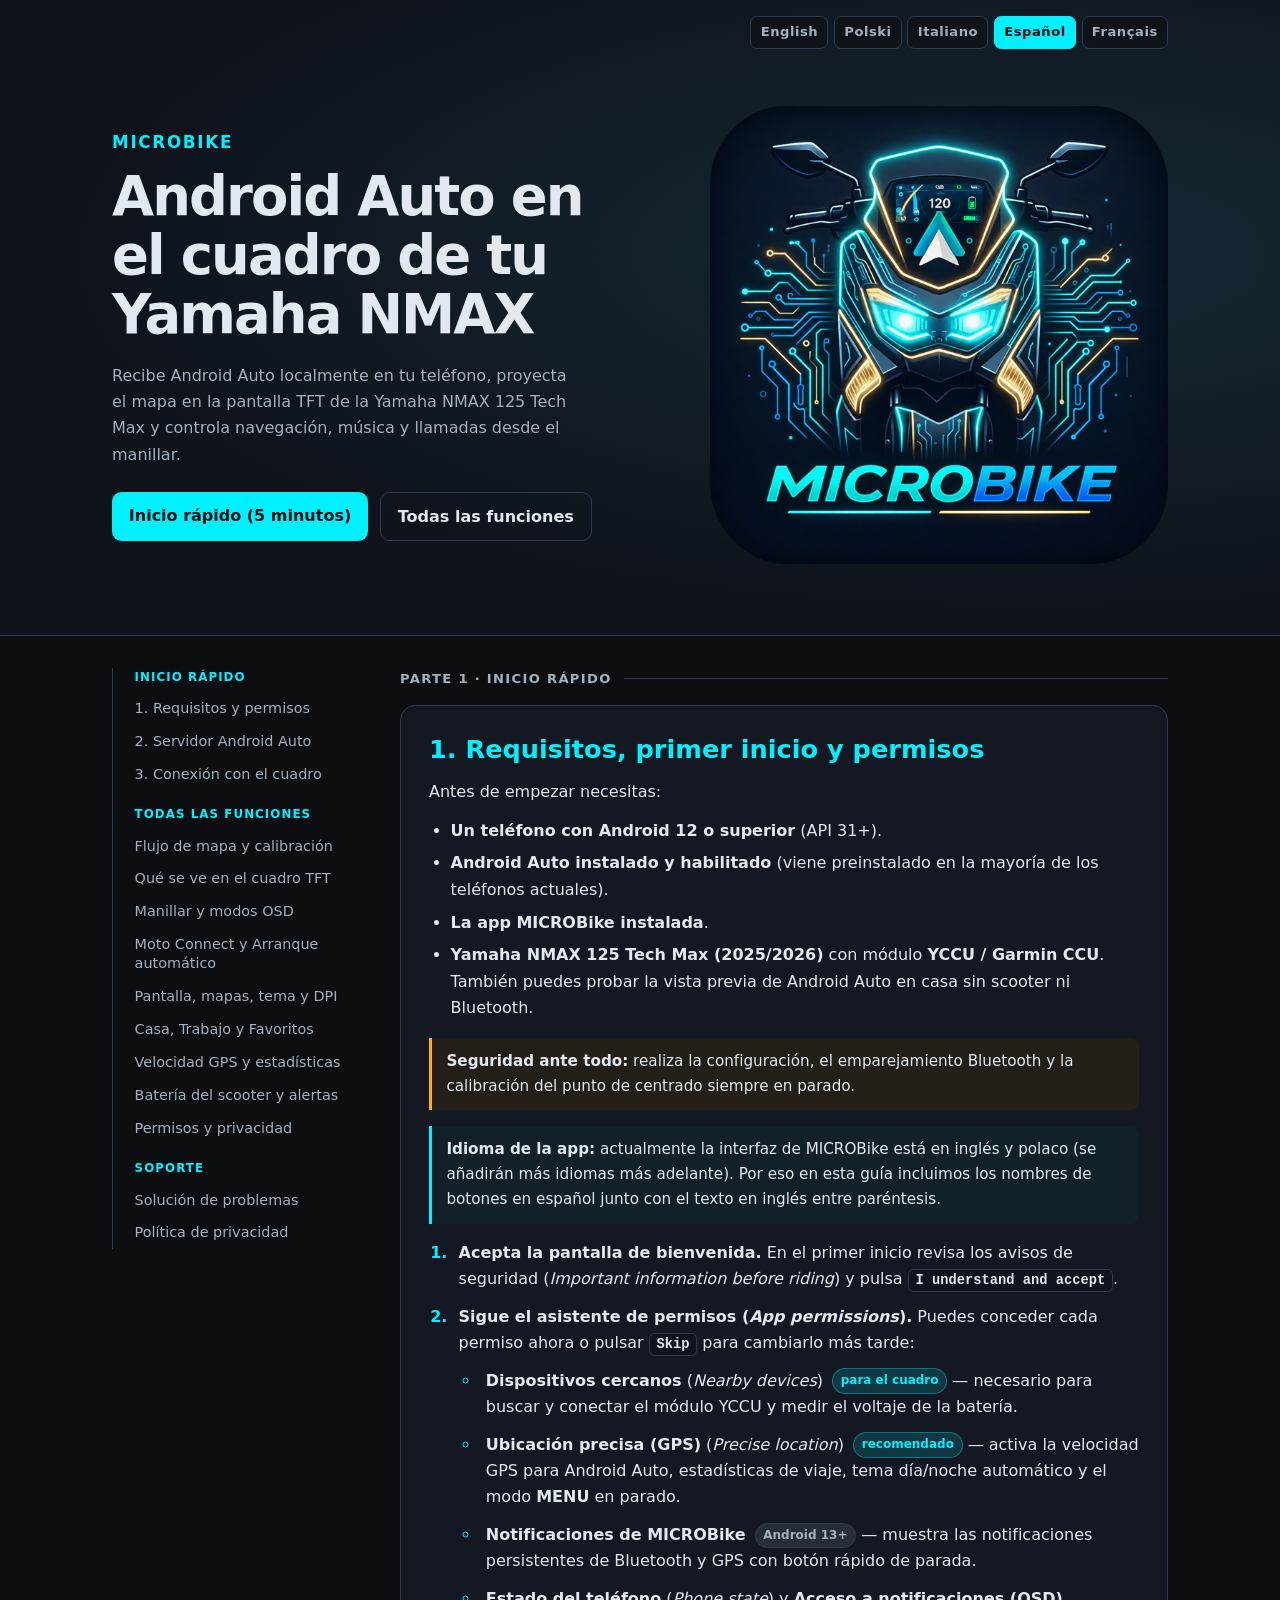
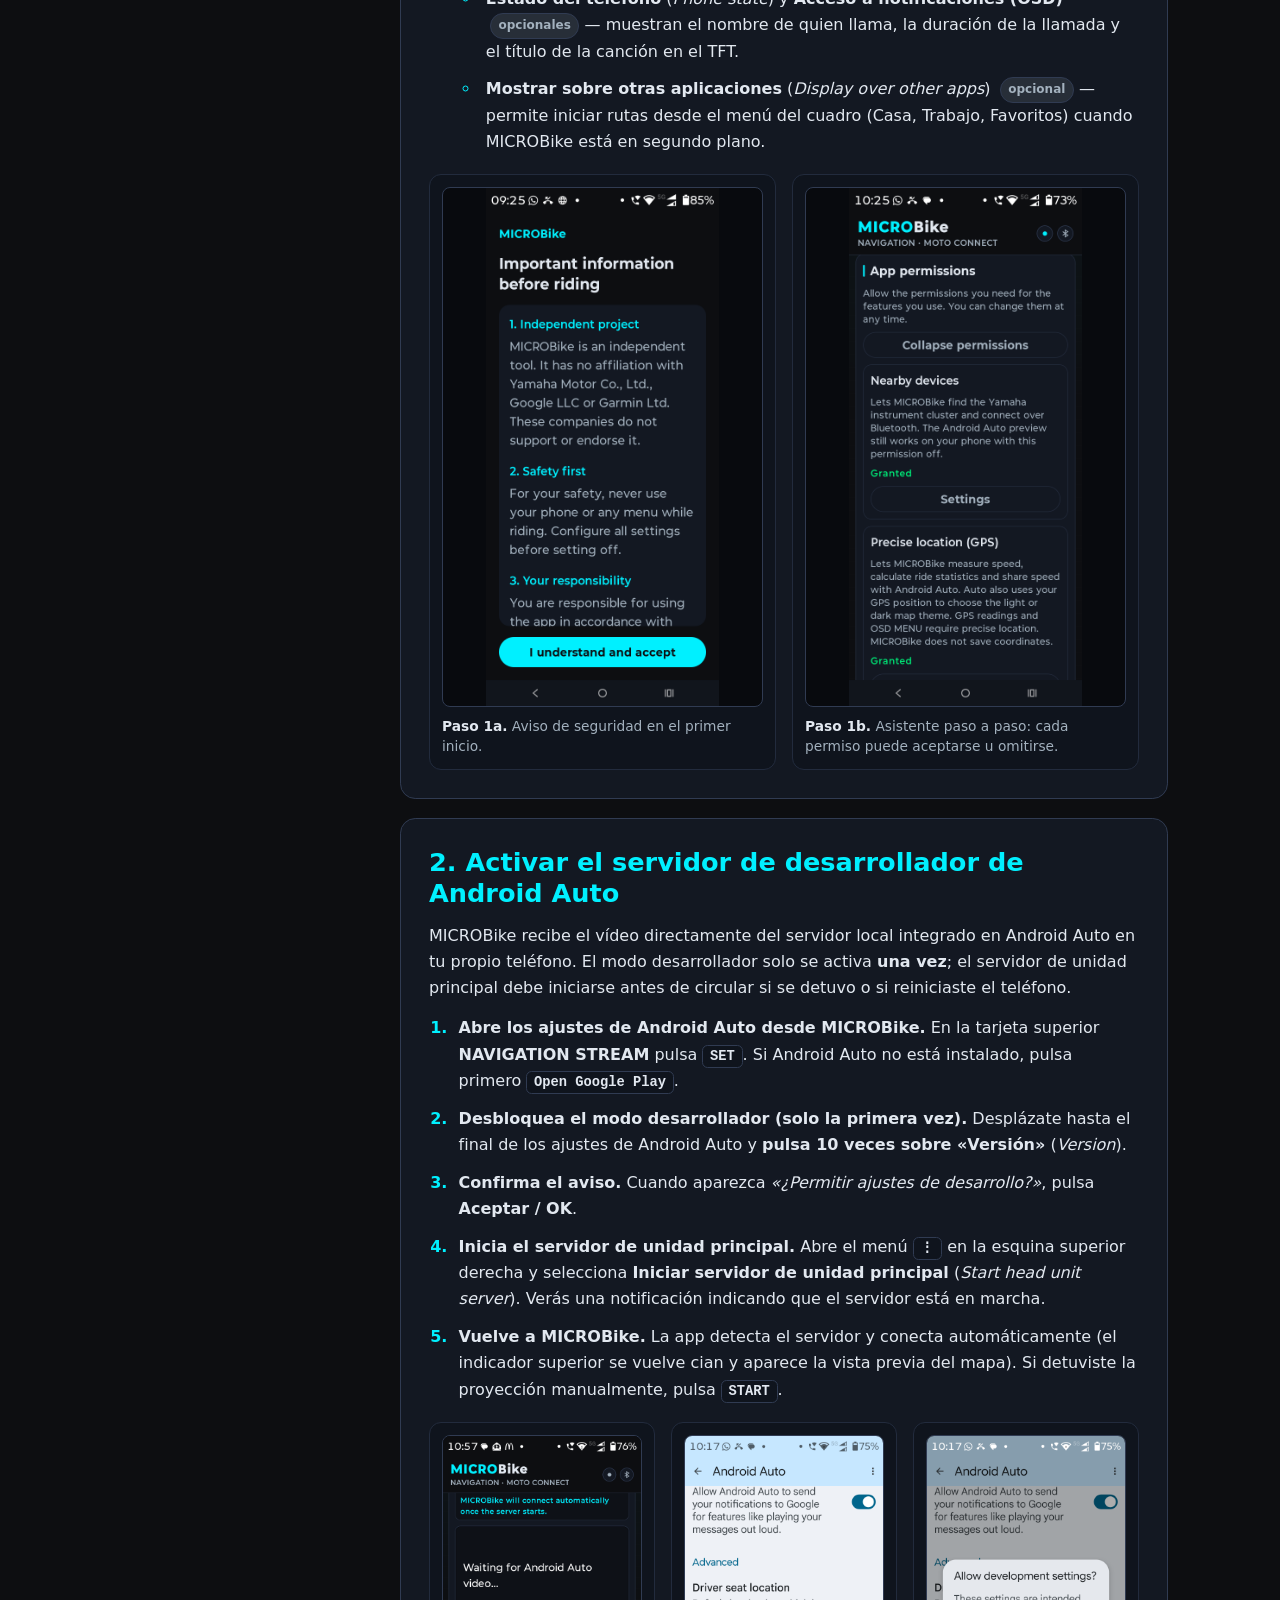
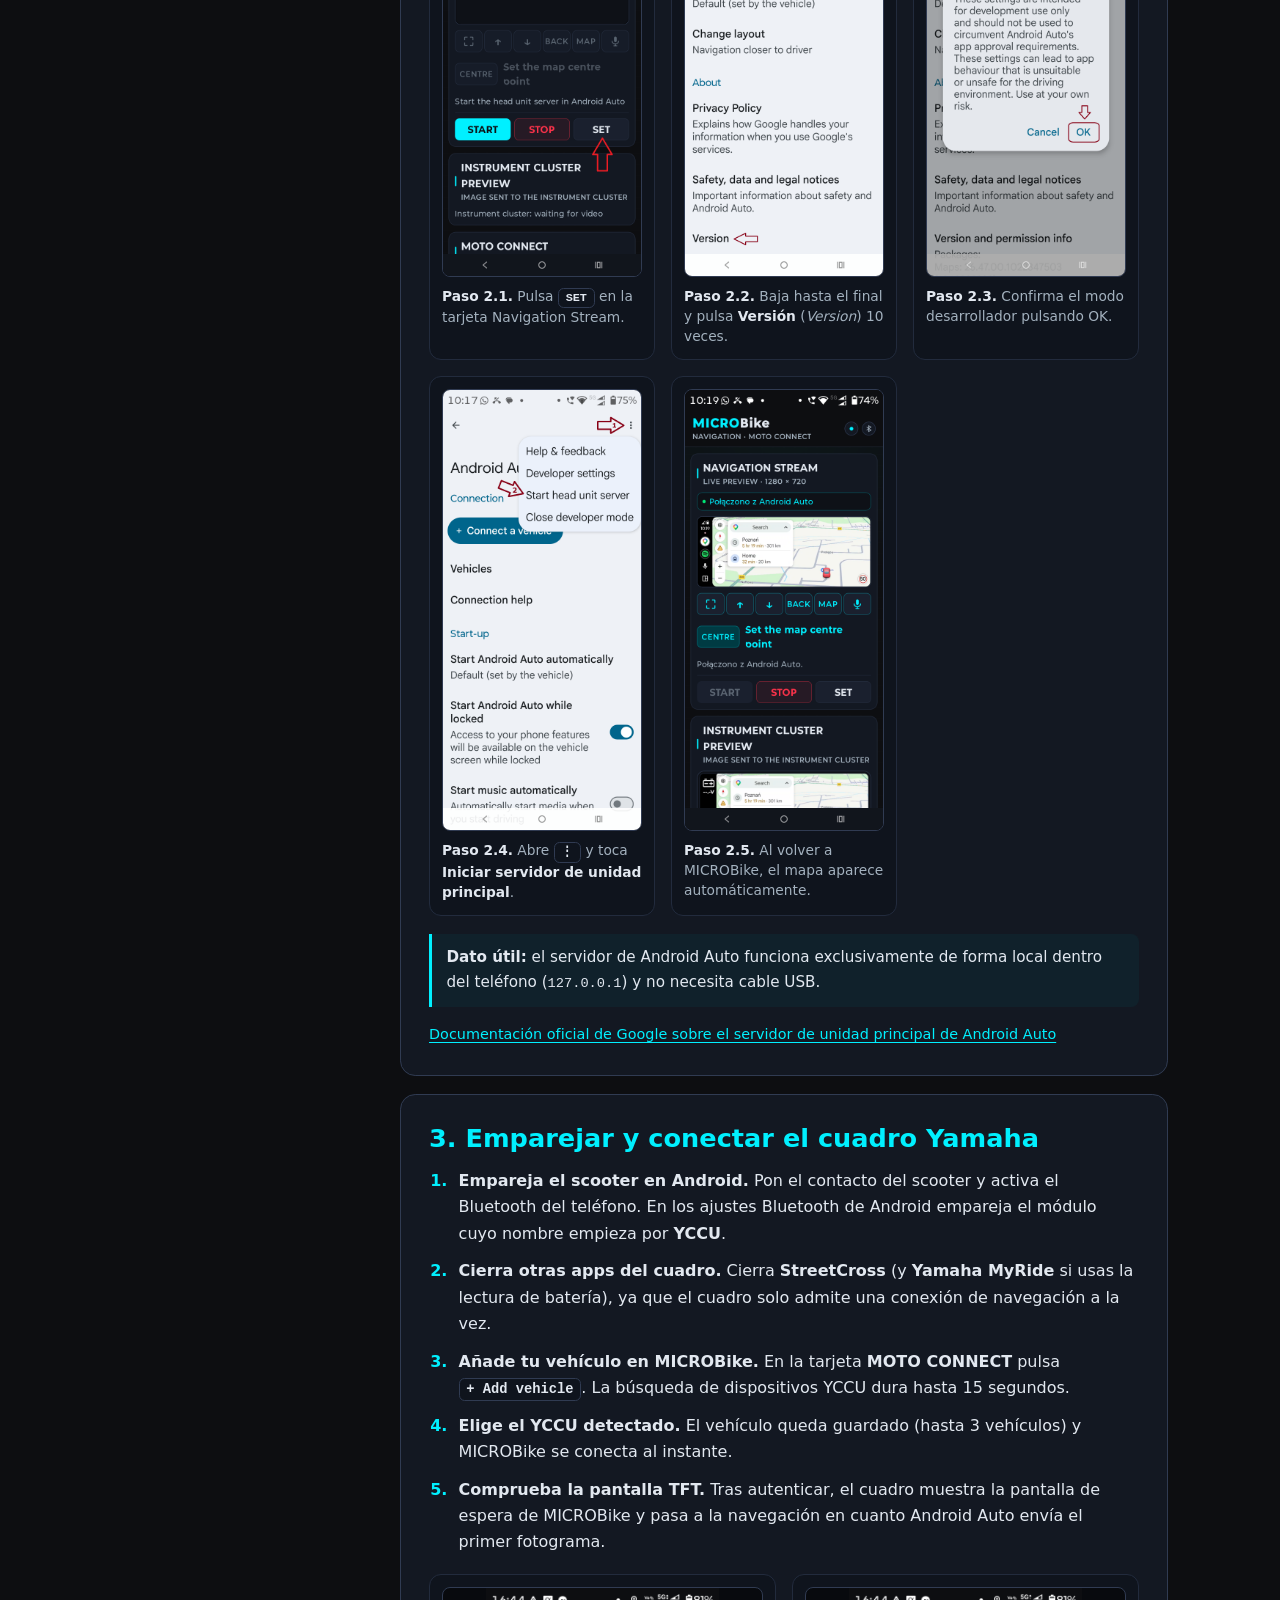
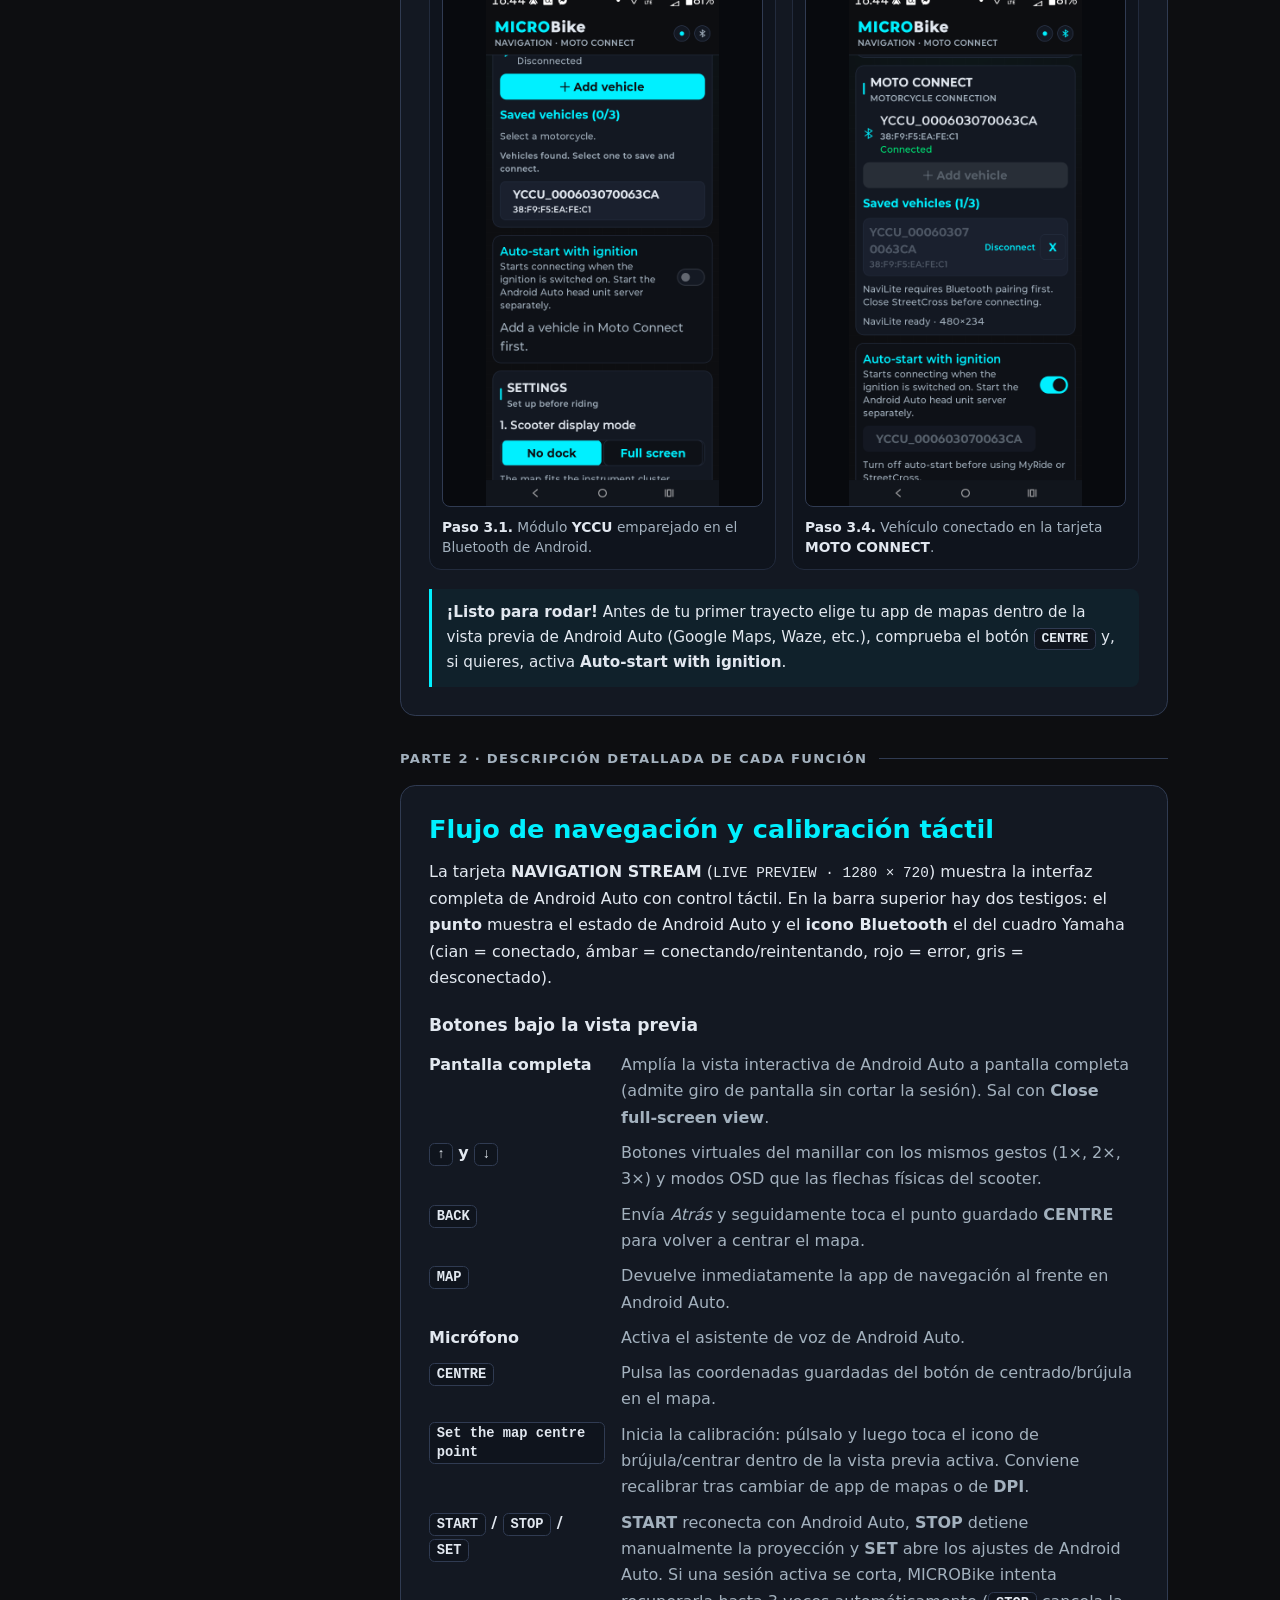
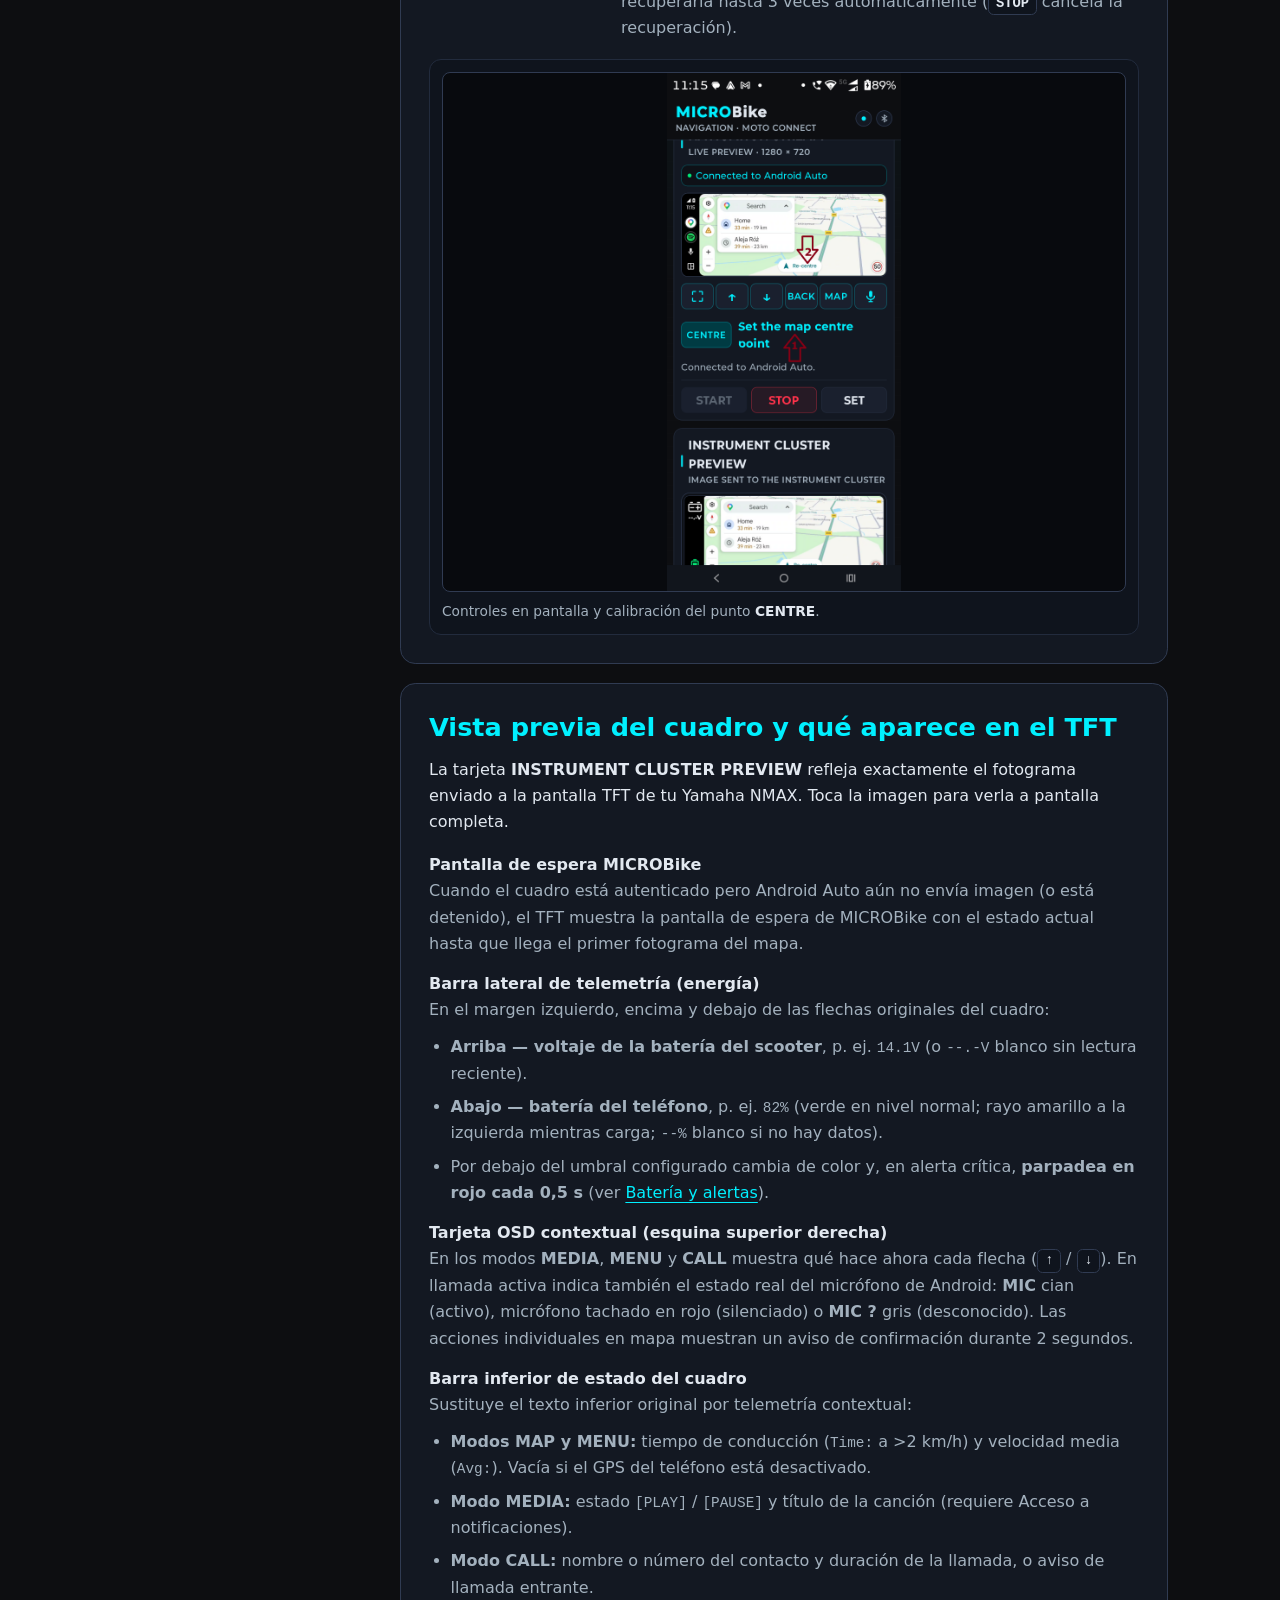
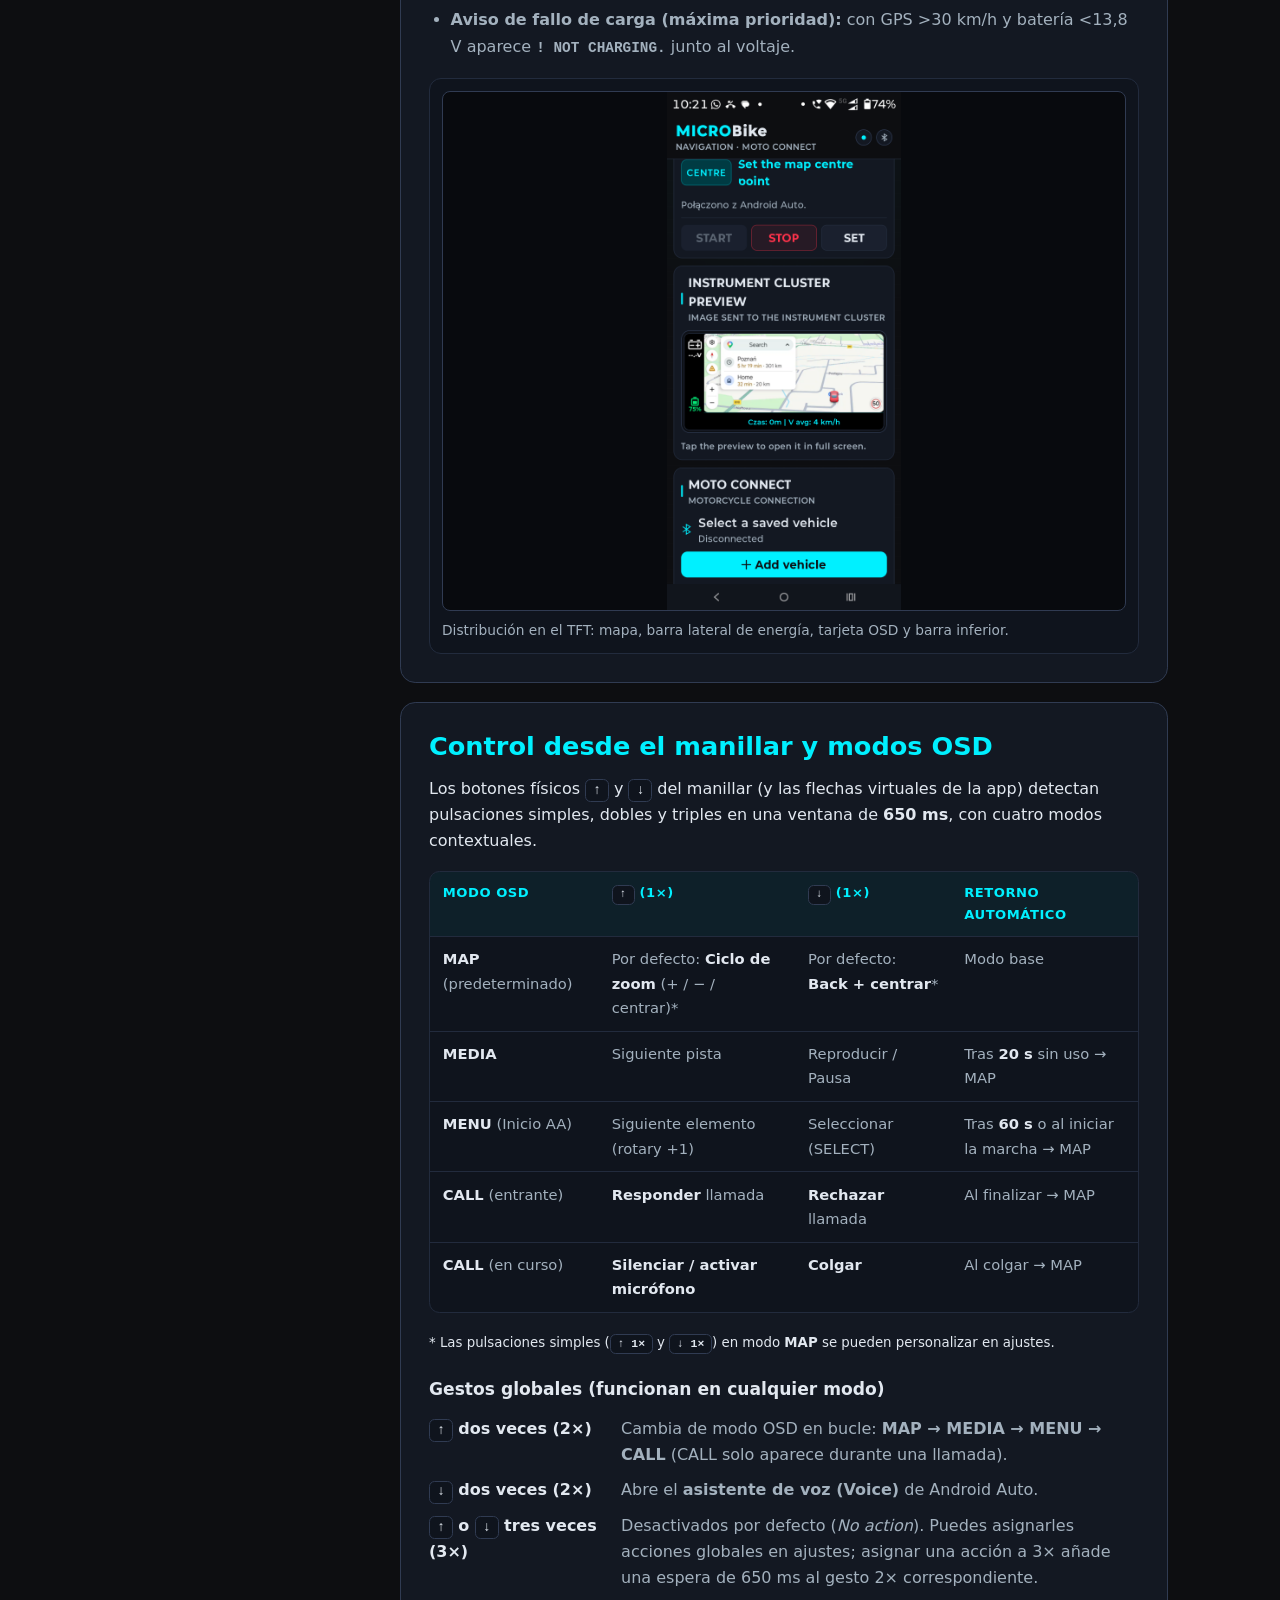
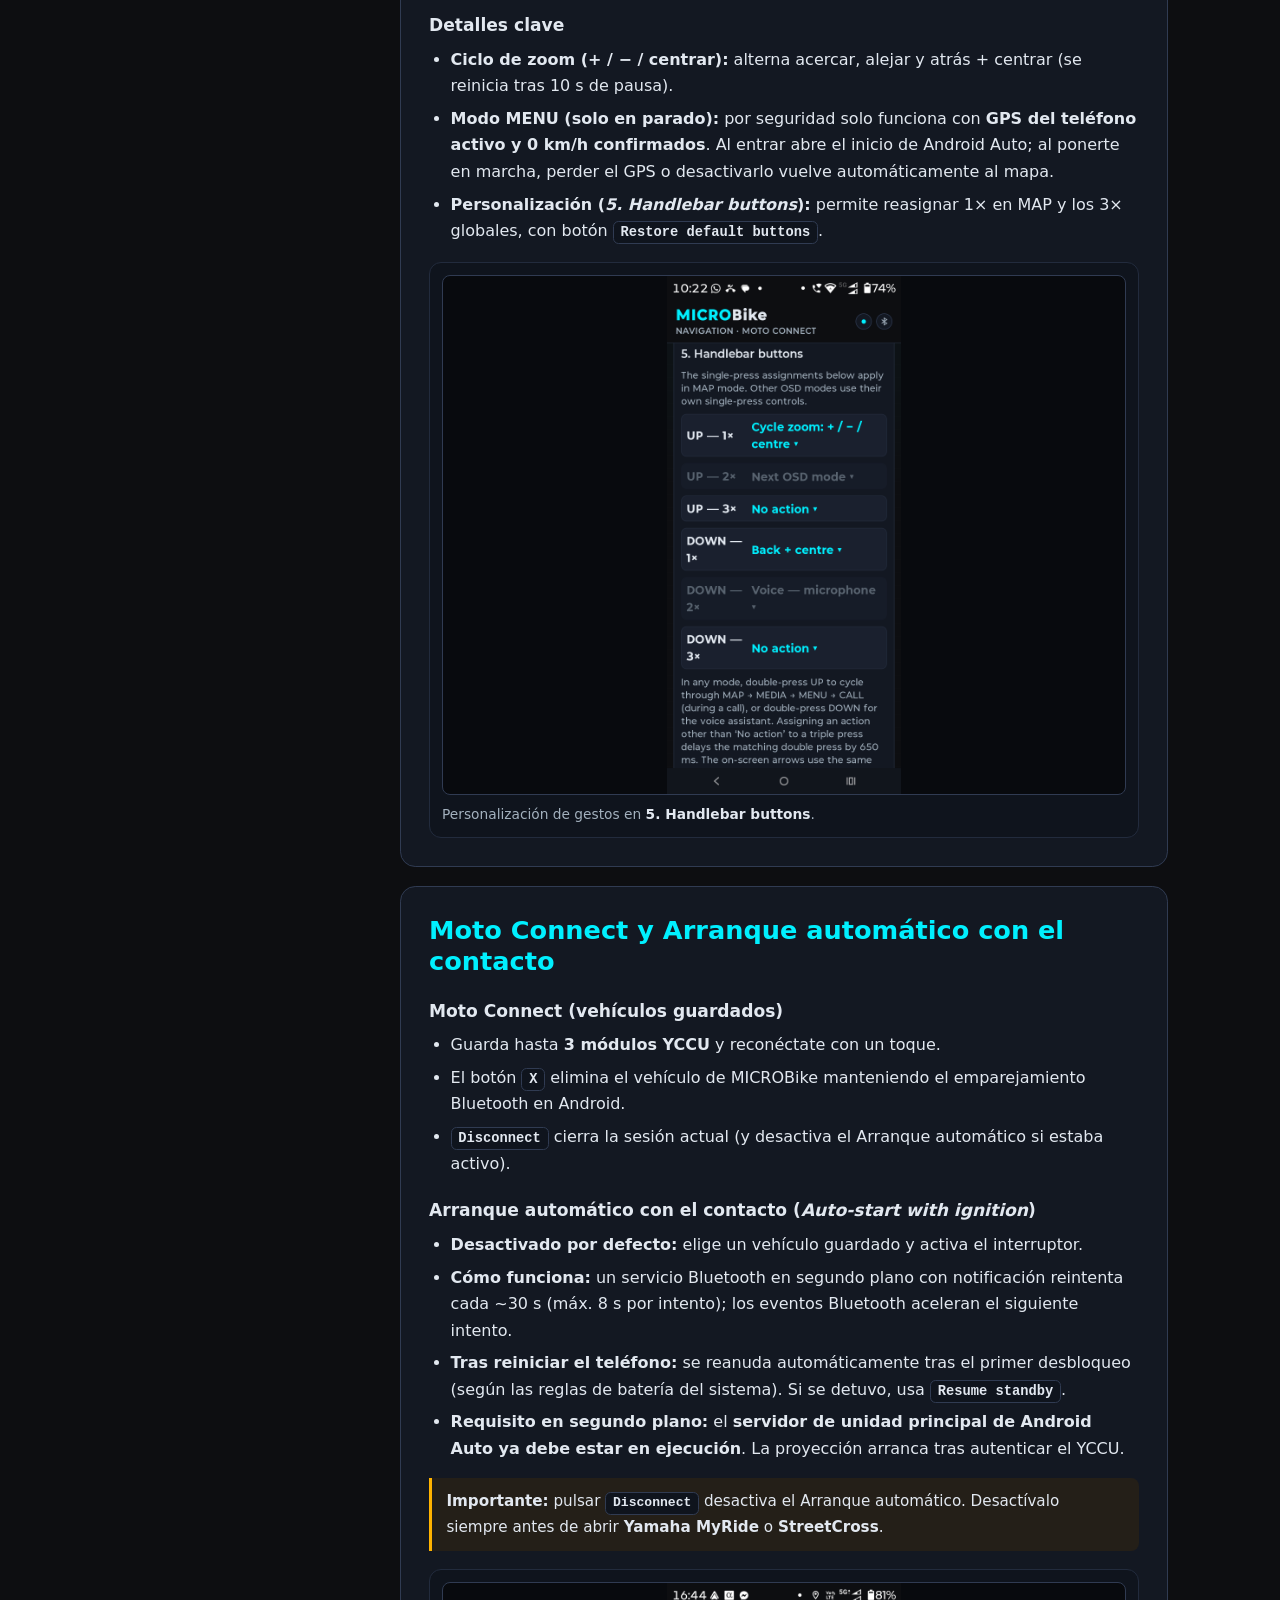
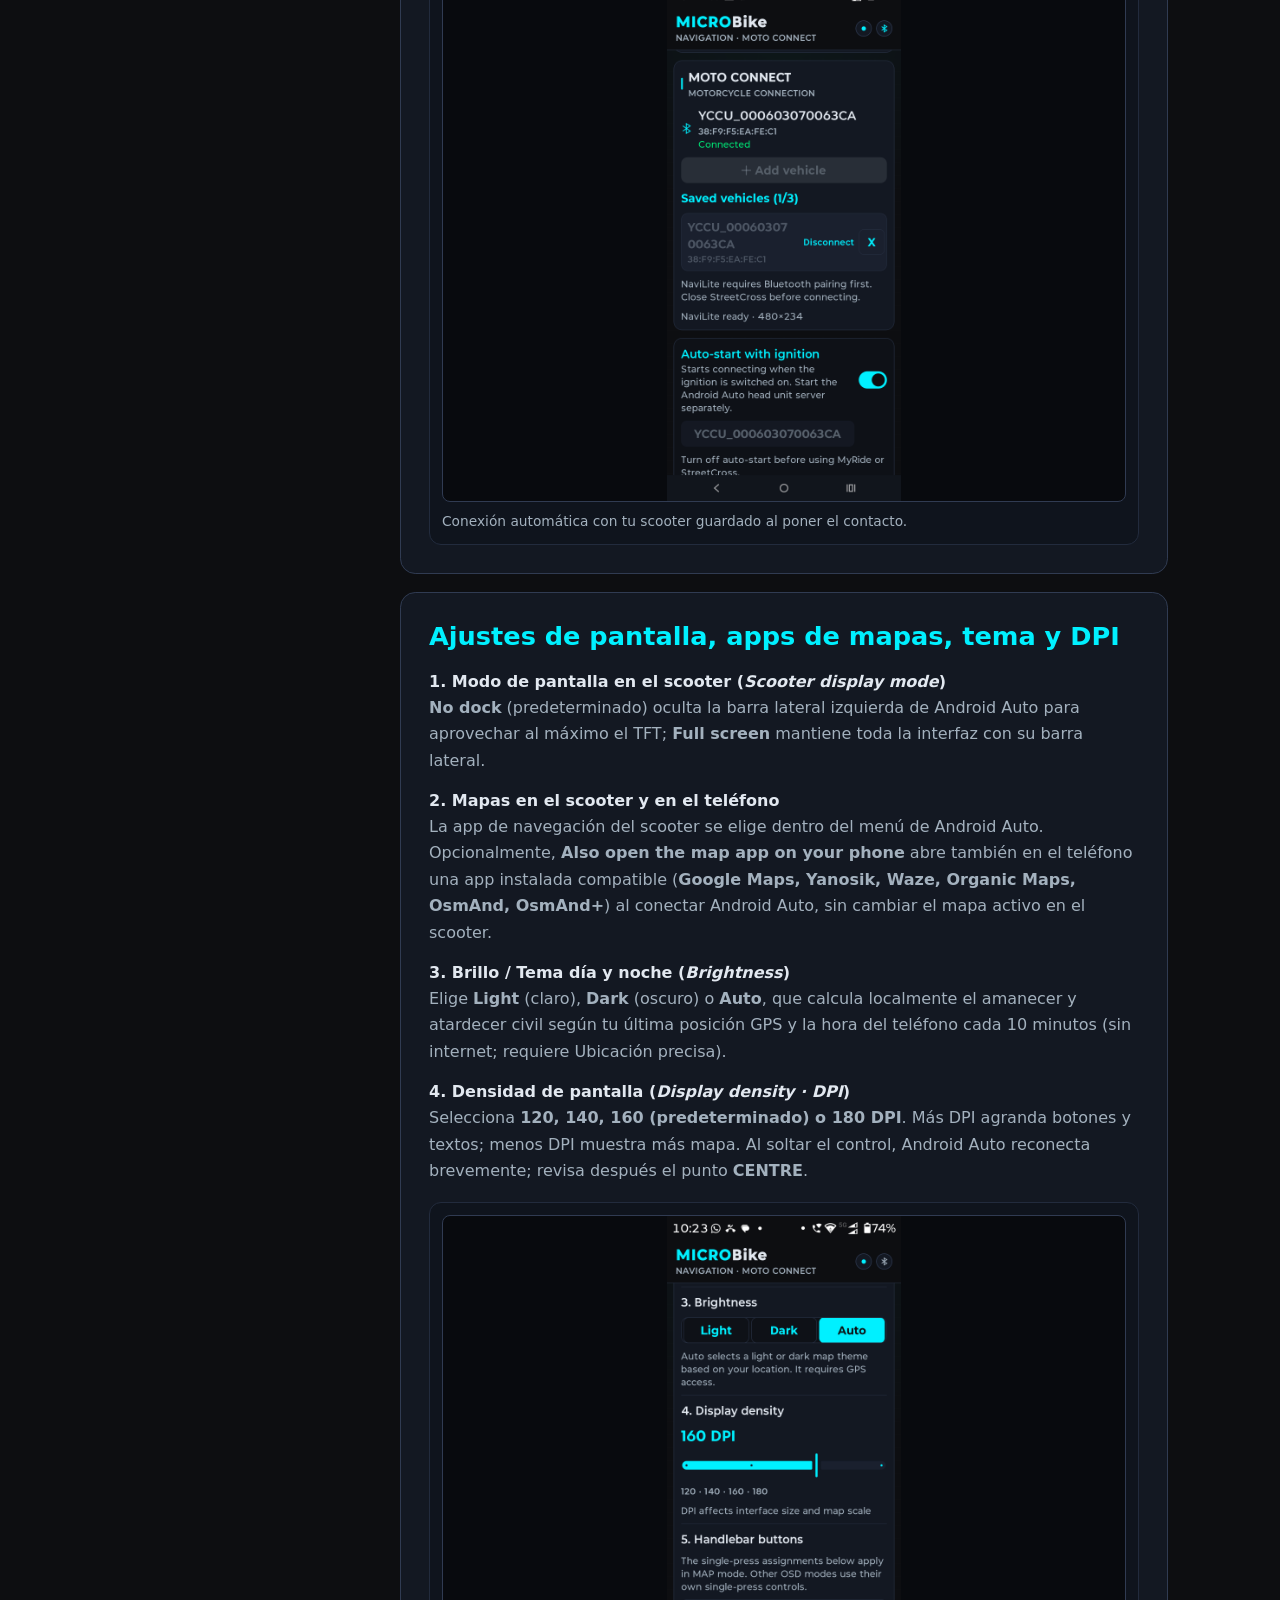
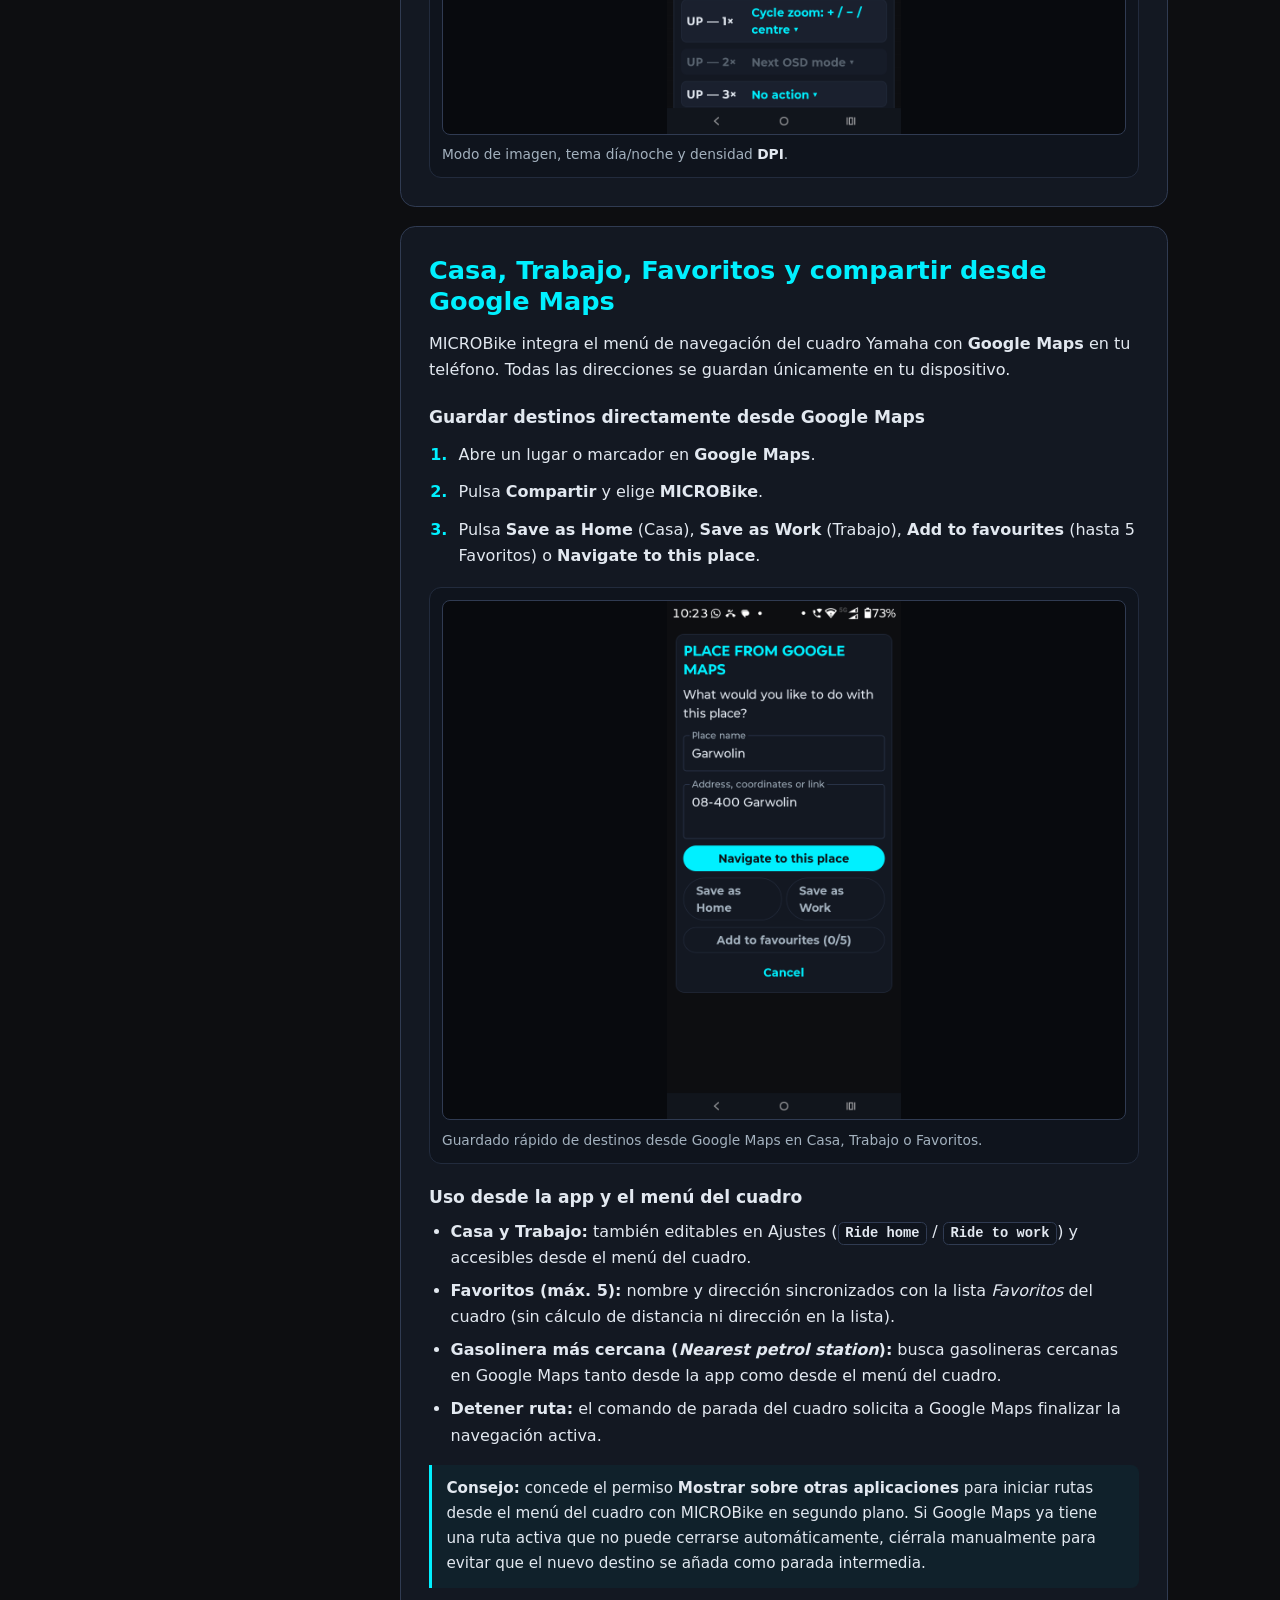
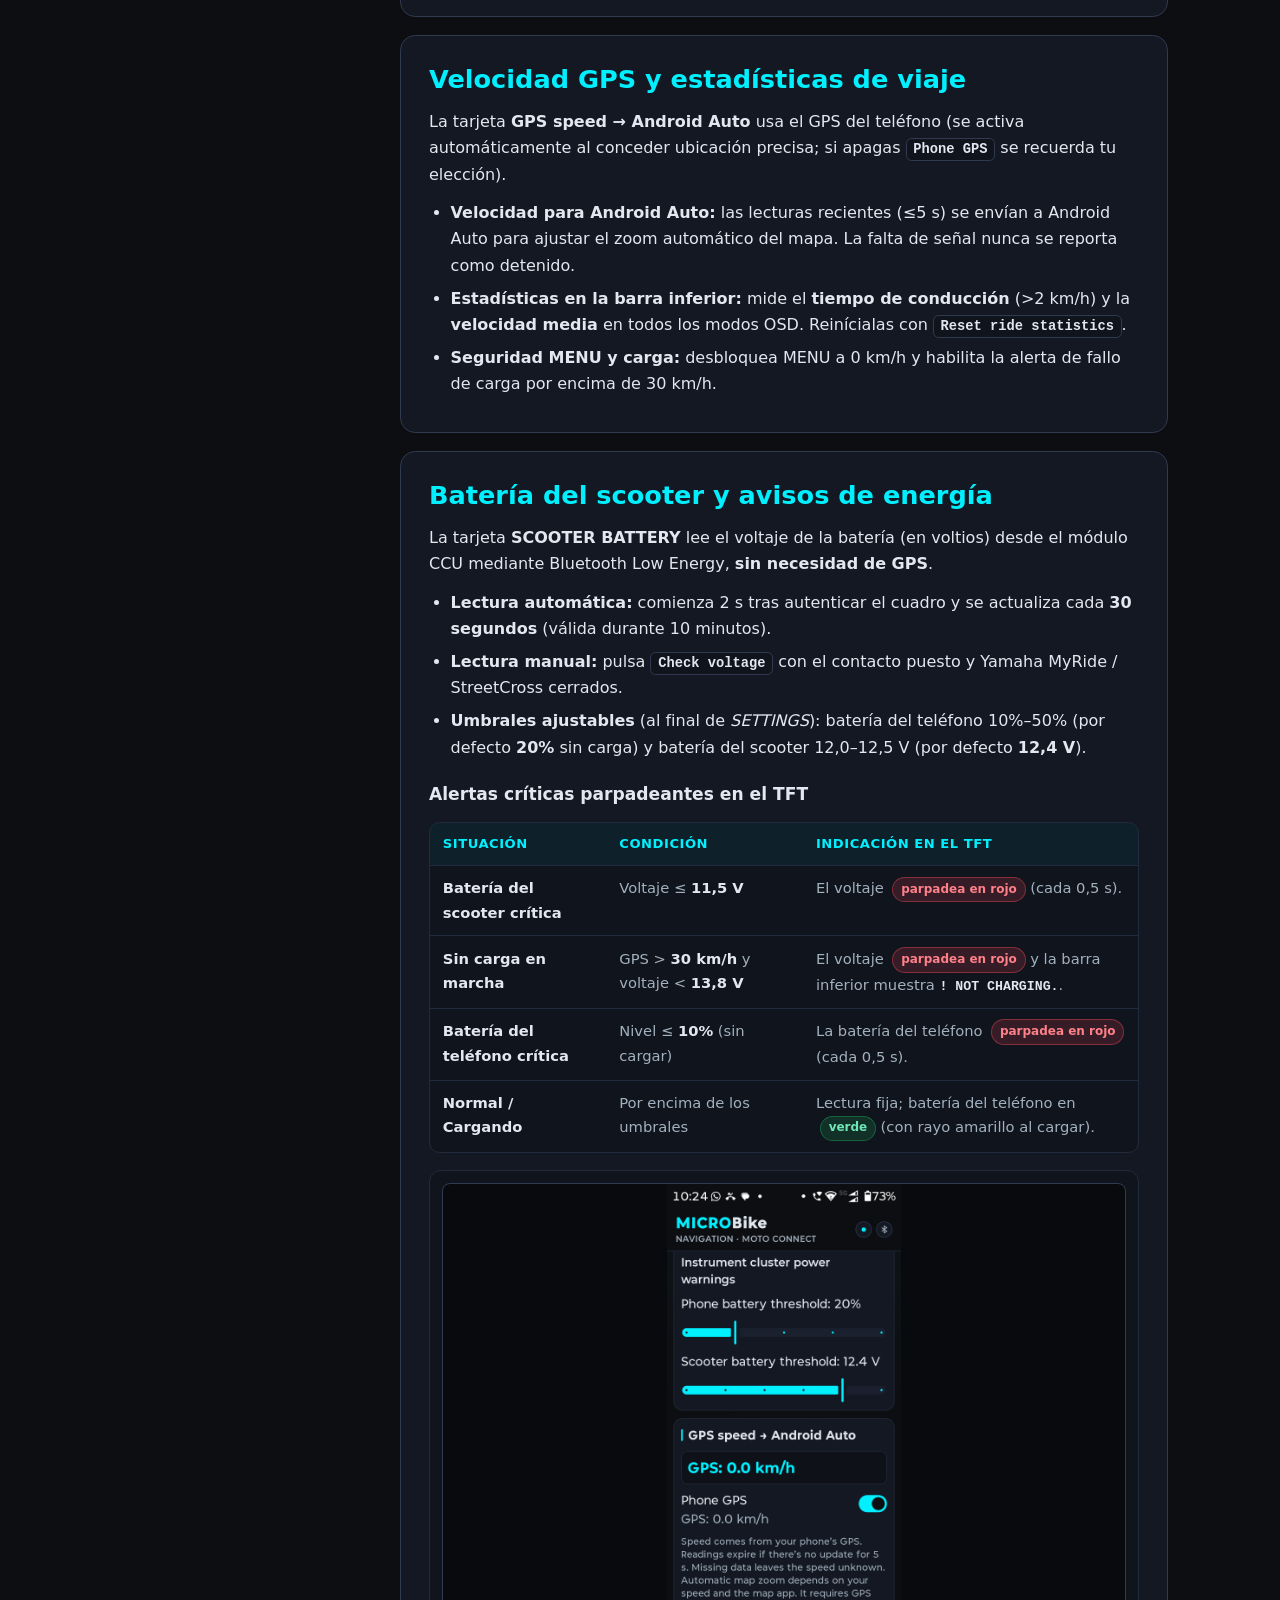
<file: es.html>
<!doctype html>
<html lang="es">
<head>
  <meta charset="utf-8">
  <meta name="viewport" content="width=device-width, initial-scale=1">
  <meta name="description" content="Guía completa de MICROBike: inicio rápido, permisos, activación del servidor de unidad principal de Android Auto, conexión con el cuadro Yamaha NMAX 125 Tech Max y descripción de todas las funciones.">
  <title>MICROBike · Manual de usuario</title>
  <link rel="icon" href="microbike.png" type="image/png">
  <link rel="stylesheet" href="style.css">
  <link rel="alternate" hreflang="en" href="index.html">
  <link rel="alternate" hreflang="pl" href="pl.html">
  <link rel="alternate" hreflang="it" href="it.html">
  <link rel="alternate" hreflang="es" href="es.html">
  <link rel="alternate" hreflang="fr" href="fr.html">
  <link rel="alternate" hreflang="x-default" href="index.html">
</head>
<body>
  <a class="skip-link" href="#content">Ir al manual</a>

  <header class="hero">
    <div class="topbar">
      <nav class="lang-switch" aria-label="Selección de idioma">
        <a href="index.html" hreflang="en" lang="en">English</a>
        <a href="pl.html" hreflang="pl" lang="pl">Polski</a>
        <a href="it.html" hreflang="it" lang="it">Italiano</a>
        <a href="es.html" hreflang="es" lang="es" aria-current="page">Español</a>
        <a href="fr.html" hreflang="fr" lang="fr">Français</a>
      </nav>
    </div>
    <div class="hero-inner">
      <div>
        <p class="brand">MICROBike</p>
        <h1>Android Auto en el cuadro de tu Yamaha NMAX</h1>
        <p class="intro">Recibe Android Auto localmente en tu teléfono, proyecta el mapa en la pantalla TFT de la Yamaha NMAX 125 Tech Max y controla navegación, música y llamadas desde el manillar.</p>
        <div class="hero-actions">
          <a class="button" href="#quick-start">Inicio rápido (5 minutos)</a>
          <a class="button-secondary" href="#stream-calibration">Todas las funciones</a>
        </div>
      </div>
      <img src="microbike.png" width="640" height="640" alt="Logotipo de MICROBike" fetchpriority="high">
    </div>
  </header>

  <div class="layout">
    <nav class="toc" aria-label="Índice">
      <p class="nav-group">Inicio rápido</p>
      <a href="#quick-start">1. Requisitos y permisos</a>
      <a href="#aa-server">2. Servidor Android Auto</a>
      <a href="#cluster-connect">3. Conexión con el cuadro</a>

      <p class="nav-group">Todas las funciones</p>
      <a href="#stream-calibration">Flujo de mapa y calibración</a>
      <a href="#cluster-display">Qué se ve en el cuadro TFT</a>
      <a href="#handlebar-osd">Manillar y modos OSD</a>
      <a href="#moto-connect">Moto Connect y Arranque automático</a>
      <a href="#display-settings">Pantalla, mapas, tema y DPI</a>
      <a href="#saved-places">Casa, Trabajo y Favoritos</a>
      <a href="#gps-stats">Velocidad GPS y estadísticas</a>
      <a href="#battery-alerts">Batería del scooter y alertas</a>
      <a href="#permissions">Permisos y privacidad</a>

      <p class="nav-group">Soporte</p>
      <a href="#troubleshooting">Solución de problemas</a>
      <a href="#privacy-policy">Política de privacidad</a>
    </nav>

    <main id="content" tabindex="-1">
      <p class="part-heading">Parte 1 · Inicio rápido</p>

      <section id="quick-start">
        <h2>1. Requisitos, primer inicio y permisos</h2>
        <p>Antes de empezar necesitas:</p>
        <ul>
          <li><strong>Un teléfono con Android 12 o superior</strong> (API 31+).</li>
          <li><strong>Android Auto instalado y habilitado</strong> (viene preinstalado en la mayoría de los teléfonos actuales).</li>
          <li><strong>La app MICROBike instalada</strong>.</li>
          <li><strong>Yamaha NMAX 125 Tech Max (2025/2026)</strong> con módulo <strong>YCCU / Garmin CCU</strong>. También puedes probar la vista previa de Android Auto en casa sin scooter ni Bluetooth.</li>
        </ul>
        <p class="callout"><strong>Seguridad ante todo:</strong> realiza la configuración, el emparejamiento Bluetooth y la calibración del punto de centrado siempre en parado.</p>
        <p class="tip"><strong>Idioma de la app:</strong> actualmente la interfaz de MICROBike está en inglés y polaco (se añadirán más idiomas más adelante). Por eso en esta guía incluimos los nombres de botones en español junto con el texto en inglés entre paréntesis.</p>

        <ol class="steps">
          <li><strong>Acepta la pantalla de bienvenida.</strong> En el primer inicio revisa los avisos de seguridad (<em>Important information before riding</em>) y pulsa <kbd>I understand and accept</kbd>.</li>
          <li><strong>Sigue el asistente de permisos (<em>App permissions</em>).</strong> Puedes conceder cada permiso ahora o pulsar <kbd>Skip</kbd> para cambiarlo más tarde:
            <ul>
              <li><strong>Dispositivos cercanos</strong> (<em>Nearby devices</em>) <span class="badge badge-req">para el cuadro</span> — necesario para buscar y conectar el módulo YCCU y medir el voltaje de la batería.</li>
              <li><strong>Ubicación precisa (GPS)</strong> (<em>Precise location</em>) <span class="badge badge-req">recomendado</span> — activa la velocidad GPS para Android Auto, estadísticas de viaje, tema día/noche automático y el modo <strong>MENU</strong> en parado.</li>
              <li><strong>Notificaciones de MICROBike</strong> <span class="badge badge-opt">Android 13+</span> — muestra las notificaciones persistentes de Bluetooth y GPS con botón rápido de parada.</li>
              <li><strong>Estado del teléfono</strong> (<em>Phone state</em>) y <strong>Acceso a notificaciones (OSD)</strong> <span class="badge badge-opt">opcionales</span> — muestran el nombre de quien llama, la duración de la llamada y el título de la canción en el TFT.</li>
              <li><strong>Mostrar sobre otras aplicaciones</strong> (<em>Display over other apps</em>) <span class="badge badge-opt">opcional</span> — permite iniciar rutas desde el menú del cuadro (Casa, Trabajo, Favoritos) cuando MICROBike está en segundo plano.</li>
            </ul>
          </li>
        </ol>

        <div class="shot-grid shot-grid--2">
          <!-- SCREENSHOT: manual/images/01-ekran-powitalny.png -->
          <figure class="shot">
            <img src="images/01-ekran-powitalny.png"
                 alt="Pantalla de bienvenida de MICROBike con avisos de seguridad"
                 loading="lazy">
            <div class="shot-placeholder" hidden>
              <span class="shot-badge">Captura 01</span>
              <code class="shot-file">images/01-ekran-powitalny.png</code>
              <span class="shot-desc">Pantalla inicial con avisos de seguridad y botón de aceptación.</span>
            </div>
            <figcaption><strong>Paso 1a.</strong> Aviso de seguridad en el primer inicio.</figcaption>
          </figure>

          <!-- SCREENSHOT: manual/images/02-uprawnienia-kreator.png -->
          <figure class="shot">
            <img src="images/02-uprawnienia-kreator.png"
                 alt="Asistente App permissions en MICROBike"
                 loading="lazy">
            <div class="shot-placeholder" hidden>
              <span class="shot-badge">Captura 02</span>
              <code class="shot-file">images/02-uprawnienia-kreator.png</code>
              <span class="shot-desc">Asistente “App permissions” (paso 1 de 6 — Nearby devices).</span>
            </div>
            <figcaption><strong>Paso 1b.</strong> Asistente paso a paso: cada permiso puede aceptarse u omitirse.</figcaption>
          </figure>
        </div>
      </section>

      <section id="aa-server">
        <h2>2. Activar el servidor de desarrollador de Android Auto</h2>
        <p>MICROBike recibe el vídeo directamente del servidor local integrado en Android Auto en tu propio teléfono. El modo desarrollador solo se activa <strong>una vez</strong>; el servidor de unidad principal debe iniciarse antes de circular si se detuvo o si reiniciaste el teléfono.</p>

        <ol class="steps">
          <li><strong>Abre los ajustes de Android Auto desde MICROBike.</strong> En la tarjeta superior <strong>NAVIGATION STREAM</strong> pulsa <kbd>SET</kbd>. Si Android Auto no está instalado, pulsa primero <kbd>Open Google Play</kbd>.</li>
          <li><strong>Desbloquea el modo desarrollador (solo la primera vez).</strong> Desplázate hasta el final de los ajustes de Android Auto y <strong>pulsa 10 veces sobre «Versión»</strong> (<em>Version</em>).</li>
          <li><strong>Confirma el aviso.</strong> Cuando aparezca <em>«¿Permitir ajustes de desarrollo?»</em>, pulsa <strong>Aceptar / OK</strong>.</li>
          <li><strong>Inicia el servidor de unidad principal.</strong> Abre el menú <kbd>⋮</kbd> en la esquina superior derecha y selecciona <strong>Iniciar servidor de unidad principal</strong> (<em>Start head unit server</em>). Verás una notificación indicando que el servidor está en marcha.</li>
          <li><strong>Vuelve a MICROBike.</strong> La app detecta el servidor y conecta automáticamente (el indicador superior se vuelve cian y aparece la vista previa del mapa). Si detuviste la proyección manualmente, pulsa <kbd>START</kbd>.</li>
        </ol>

        <div class="shot-grid">
          <!-- SCREENSHOT: manual/images/03-aa-przycisk-set.png -->
          <figure class="shot">
            <img src="images/03-aa-przycisk-set.png"
                 alt="Tarjeta NAVIGATION STREAM en MICROBike con el botón SET"
                 loading="lazy">
            <div class="shot-placeholder" hidden>
              <span class="shot-badge">Captura 03</span>
              <code class="shot-file">images/03-aa-przycisk-set.png</code>
              <span class="shot-desc">Tarjeta “NAVIGATION STREAM” con la guía rápida y el botón SET.</span>
            </div>
            <figcaption><strong>Paso 2.1.</strong> Pulsa <kbd>SET</kbd> en la tarjeta Navigation Stream.</figcaption>
          </figure>

          <!-- SCREENSHOT: manual/images/04-aa-ustawienia-wersja.png -->
          <figure class="shot">
            <img src="images/04-aa-ustawienia-wersja.png"
                 alt="Parte inferior de los ajustes de Android Auto con Versión"
                 loading="lazy">
            <div class="shot-placeholder" hidden>
              <span class="shot-badge">Captura 04</span>
              <code class="shot-file">images/04-aa-ustawienia-wersja.png</code>
              <span class="shot-desc">Final de los ajustes de Android Auto destacando “Versión / Version” (pulsar 10 veces).</span>
            </div>
            <figcaption><strong>Paso 2.2.</strong> Baja hasta el final y pulsa <strong>Versión</strong> (<em>Version</em>) 10 veces.</figcaption>
          </figure>

          <!-- SCREENSHOT: manual/images/05-aa-tryb-programisty.png -->
          <figure class="shot">
            <img src="images/05-aa-tryb-programisty.png"
                 alt="Diálogo de confirmación del modo desarrollador en Android Auto"
                 loading="lazy">
            <div class="shot-placeholder" hidden>
              <span class="shot-badge">Captura 05</span>
              <code class="shot-file">images/05-aa-tryb-programisty.png</code>
              <span class="shot-desc">Cuadro de diálogo de Android Auto para permitir los ajustes de desarrollo (OK).</span>
            </div>
            <figcaption><strong>Paso 2.3.</strong> Confirma el modo desarrollador pulsando OK.</figcaption>
          </figure>

          <!-- SCREENSHOT: manual/images/06-aa-uruchom-serwer.png -->
          <figure class="shot">
            <img src="images/06-aa-uruchom-serwer.png"
                 alt="Menú de tres puntos de Android Auto con Iniciar servidor de unidad principal"
                 loading="lazy">
            <div class="shot-placeholder" hidden>
              <span class="shot-badge">Captura 06</span>
              <code class="shot-file">images/06-aa-uruchom-serwer.png</code>
              <span class="shot-desc">Menú ⋮ arriba a la derecha destacando “Iniciar servidor de unidad principal / Start head unit server”.</span>
            </div>
            <figcaption><strong>Paso 2.4.</strong> Abre <kbd>⋮</kbd> y toca <strong>Iniciar servidor de unidad principal</strong>.</figcaption>
          </figure>

          <!-- SCREENSHOT: manual/images/07-aa-podglad-live.png -->
          <figure class="shot">
            <img src="images/07-aa-podglad-live.png"
                 alt="Vista previa en vivo de Android Auto dentro de MICROBike"
                 loading="lazy">
            <div class="shot-placeholder" hidden>
              <span class="shot-badge">Captura 07</span>
              <code class="shot-file">images/07-aa-podglad-live.png</code>
              <span class="shot-desc">De vuelta en MICROBike: mapa de Android Auto visible en directo.</span>
            </div>
            <figcaption><strong>Paso 2.5.</strong> Al volver a MICROBike, el mapa aparece automáticamente.</figcaption>
          </figure>
        </div>

        <p class="tip"><strong>Dato útil:</strong> el servidor de Android Auto funciona exclusivamente de forma local dentro del teléfono (<code>127.0.0.1</code>) y no necesita cable USB.</p>
        <p class="support-link"><a href="https://developer.android.com/training/cars/testing/dhu#running-dhu">Documentación oficial de Google sobre el servidor de unidad principal de Android Auto</a></p>
      </section>

      <section id="cluster-connect">
        <h2>3. Emparejar y conectar el cuadro Yamaha</h2>
        <ol class="steps">
          <li><strong>Empareja el scooter en Android.</strong> Pon el contacto del scooter y activa el Bluetooth del teléfono. En los ajustes Bluetooth de Android empareja el módulo cuyo nombre empieza por <strong>YCCU</strong>.</li>
          <li><strong>Cierra otras apps del cuadro.</strong> Cierra <strong>StreetCross</strong> (y <strong>Yamaha MyRide</strong> si usas la lectura de batería), ya que el cuadro solo admite una conexión de navegación a la vez.</li>
          <li><strong>Añade tu vehículo en MICROBike.</strong> En la tarjeta <strong>MOTO CONNECT</strong> pulsa <kbd>+ Add vehicle</kbd>. La búsqueda de dispositivos YCCU dura hasta 15 segundos.</li>
          <li><strong>Elige el YCCU detectado.</strong> El vehículo queda guardado (hasta 3 vehículos) y MICROBike se conecta al instante.</li>
          <li><strong>Comprueba la pantalla TFT.</strong> Tras autenticar, el cuadro muestra la pantalla de espera de MICROBike y pasa a la navegación en cuanto Android Auto envía el primer fotograma.</li>
        </ol>

        <div class="shot-grid shot-grid--2">
          <!-- SCREENSHOT: manual/images/08-bluetooth-parowanie-yccu.png -->
          <figure class="shot">
            <img src="images/08-bluetooth-parowanie-yccu.png"
                 alt="Módulo YCCU emparejado en los ajustes Bluetooth de Android"
                 loading="lazy">
            <div class="shot-placeholder" hidden>
              <span class="shot-badge">Captura 08</span>
              <code class="shot-file">images/08-bluetooth-parowanie-yccu.png</code>
              <span class="shot-desc">Ajustes Bluetooth de Android con el dispositivo “YCCU...” emparejado.</span>
            </div>
            <figcaption><strong>Paso 3.1.</strong> Módulo <strong>YCCU</strong> emparejado en el Bluetooth de Android.</figcaption>
          </figure>

          <!-- SCREENSHOT: manual/images/09-moto-connect-polaczono.png -->
          <figure class="shot">
            <img src="images/09-moto-connect-polaczono.png"
                 alt="Tarjeta MOTO CONNECT en MICROBike con vehículo conectado"
                 loading="lazy">
            <div class="shot-placeholder" hidden>
              <span class="shot-badge">Captura 09</span>
              <code class="shot-file">images/09-moto-connect-polaczono.png</code>
              <span class="shot-desc">Tarjeta “MOTO CONNECT” con vehículo guardado y estado “Connected”.</span>
            </div>
            <figcaption><strong>Paso 3.4.</strong> Vehículo conectado en la tarjeta <strong>MOTO CONNECT</strong>.</figcaption>
          </figure>
        </div>

        <p class="tip"><strong>¡Listo para rodar!</strong> Antes de tu primer trayecto elige tu app de mapas dentro de la vista previa de Android Auto (Google Maps, Waze, etc.), comprueba el botón <kbd>CENTRE</kbd> y, si quieres, activa <strong>Auto-start with ignition</strong>.</p>
      </section>

      <p class="part-heading">Parte 2 · Descripción detallada de cada función</p>

      <section id="stream-calibration">
        <h2>Flujo de navegación y calibración táctil</h2>
        <p>La tarjeta <strong>NAVIGATION STREAM</strong> (<code>LIVE PREVIEW · 1280 × 720</code>) muestra la interfaz completa de Android Auto con control táctil. En la barra superior hay dos testigos: el <strong>punto</strong> muestra el estado de Android Auto y el <strong>icono Bluetooth</strong> el del cuadro Yamaha (cian = conectado, ámbar = conectando/reintentando, rojo = error, gris = desconectado).</p>

        <h3>Botones bajo la vista previa</h3>
        <dl class="controls">
          <dt>Pantalla completa</dt>
          <dd>Amplía la vista interactiva de Android Auto a pantalla completa (admite giro de pantalla sin cortar la sesión). Sal con <strong>Close full-screen view</strong>.</dd>
          <dt><kbd>↑</kbd> y <kbd>↓</kbd></dt>
          <dd>Botones virtuales del manillar con los mismos gestos (1×, 2×, 3×) y modos OSD que las flechas físicas del scooter.</dd>
          <dt><kbd>BACK</kbd></dt>
          <dd>Envía <em>Atrás</em> y seguidamente toca el punto guardado <strong>CENTRE</strong> para volver a centrar el mapa.</dd>
          <dt><kbd>MAP</kbd></dt>
          <dd>Devuelve inmediatamente la app de navegación al frente en Android Auto.</dd>
          <dt>Micrófono</dt>
          <dd>Activa el asistente de voz de Android Auto.</dd>
          <dt><kbd>CENTRE</kbd></dt>
          <dd>Pulsa las coordenadas guardadas del botón de centrado/brújula en el mapa.</dd>
          <dt><kbd>Set the map centre point</kbd></dt>
          <dd>Inicia la calibración: púlsalo y luego toca el icono de brújula/centrar dentro de la vista previa activa. Conviene recalibrar tras cambiar de app de mapas o de <strong>DPI</strong>.</dd>
          <dt><kbd>START</kbd> / <kbd>STOP</kbd> / <kbd>SET</kbd></dt>
          <dd><strong>START</strong> reconecta con Android Auto, <strong>STOP</strong> detiene manualmente la proyección y <strong>SET</strong> abre los ajustes de Android Auto. Si una sesión activa se corta, MICROBike intenta recuperarla hasta 3 veces automáticamente (<kbd>STOP</kbd> cancela la recuperación).</dd>
        </dl>

        <!-- SCREENSHOT: manual/images/10-kalibracja-wysrodkuj.png -->
        <figure class="shot">
          <img src="images/10-kalibracja-wysrodkuj.png"
               alt="Botones de control y calibración CENTRE en MICROBike"
               loading="lazy">
          <div class="shot-placeholder shot-placeholder--wide" hidden>
            <span class="shot-badge">Captura 10</span>
            <code class="shot-file">images/10-kalibracja-wysrodkuj.png</code>
            <span class="shot-desc">Tarjeta “NAVIGATION STREAM” con la fila de botones y “Set the map centre point”.</span>
          </div>
          <figcaption>Controles en pantalla y calibración del punto <strong>CENTRE</strong>.</figcaption>
        </figure>
      </section>

      <section id="cluster-display">
        <h2>Vista previa del cuadro y qué aparece en el TFT</h2>
        <p>La tarjeta <strong>INSTRUMENT CLUSTER PREVIEW</strong> refleja exactamente el fotograma enviado a la pantalla TFT de tu Yamaha NMAX. Toca la imagen para verla a pantalla completa.</p>

        <dl class="features">
          <dt>Pantalla de espera MICROBike</dt>
          <dd>Cuando el cuadro está autenticado pero Android Auto aún no envía imagen (o está detenido), el TFT muestra la pantalla de espera de MICROBike con el estado actual hasta que llega el primer fotograma del mapa.</dd>

          <dt>Barra lateral de telemetría (energía)</dt>
          <dd>En el margen izquierdo, encima y debajo de las flechas originales del cuadro:
            <ul>
              <li><strong>Arriba — voltaje de la batería del scooter</strong>, p. ej. <code>14.1V</code> (o <code>--.-V</code> blanco sin lectura reciente).</li>
              <li><strong>Abajo — batería del teléfono</strong>, p. ej. <code>82%</code> (verde en nivel normal; rayo amarillo a la izquierda mientras carga; <code>--%</code> blanco si no hay datos).</li>
              <li>Por debajo del umbral configurado cambia de color y, en alerta crítica, <strong>parpadea en rojo cada 0,5 s</strong> (ver <a href="#battery-alerts">Batería y alertas</a>).</li>
            </ul>
          </dd>

          <dt>Tarjeta OSD contextual (esquina superior derecha)</dt>
          <dd>En los modos <strong>MEDIA</strong>, <strong>MENU</strong> y <strong>CALL</strong> muestra qué hace ahora cada flecha (<kbd>↑</kbd> / <kbd>↓</kbd>). En llamada activa indica también el estado real del micrófono de Android: <strong>MIC</strong> cian (activo), micrófono tachado en rojo (silenciado) o <strong>MIC ?</strong> gris (desconocido). Las acciones individuales en mapa muestran un aviso de confirmación durante 2 segundos.</dd>

          <dt>Barra inferior de estado del cuadro</dt>
          <dd>Sustituye el texto inferior original por telemetría contextual:
            <ul>
              <li><strong>Modos MAP y MENU:</strong> tiempo de conducción (<code>Time:</code> a &gt;2 km/h) y velocidad media (<code>Avg:</code>). Vacía si el GPS del teléfono está desactivado.</li>
              <li><strong>Modo MEDIA:</strong> estado <code>[PLAY]</code> / <code>[PAUSE]</code> y título de la canción (requiere Acceso a notificaciones).</li>
              <li><strong>Modo CALL:</strong> nombre o número del contacto y duración de la llamada, o aviso de llamada entrante.</li>
              <li><strong>Aviso de fallo de carga (máxima prioridad):</strong> con GPS &gt;30 km/h y batería &lt;13,8 V aparece <strong><code>! NOT CHARGING.</code></strong> junto al voltaje.</li>
            </ul>
          </dd>
        </dl>

        <!-- SCREENSHOT: manual/images/11-podglad-licznika-tft.png -->
        <figure class="shot">
          <img src="images/11-podglad-licznika-tft.png"
               alt="Vista previa del cuadro TFT Yamaha NMAX con telemetría y OSD"
               loading="lazy">
          <div class="shot-placeholder shot-placeholder--wide" hidden>
            <span class="shot-badge">Captura 11</span>
            <code class="shot-file">images/11-podglad-licznika-tft.png</code>
            <span class="shot-desc">Vista previa TFT Yamaha NMAX con mapa, barra lateral de voltaje/batería, tarjeta OSD y barra inferior.</span>
          </div>
          <figcaption>Distribución en el TFT: mapa, barra lateral de energía, tarjeta OSD y barra inferior.</figcaption>
        </figure>
      </section>

      <section id="handlebar-osd">
        <h2>Control desde el manillar y modos OSD</h2>
        <p>Los botones físicos <kbd>↑</kbd> y <kbd>↓</kbd> del manillar (y las flechas virtuales de la app) detectan pulsaciones simples, dobles y triples en una ventana de <strong>650 ms</strong>, con cuatro modos contextuales.</p>

        <div class="table-wrap">
          <table>
            <thead>
              <tr>
                <th>Modo OSD</th>
                <th><kbd>↑</kbd> (1×)</th>
                <th><kbd>↓</kbd> (1×)</th>
                <th>Retorno automático</th>
              </tr>
            </thead>
            <tbody>
              <tr>
                <td><strong>MAP</strong> (predeterminado)</td>
                <td>Por defecto: <strong>Ciclo de zoom</strong> (+ / − / centrar)*</td>
                <td>Por defecto: <strong>Back + centrar</strong>*</td>
                <td>Modo base</td>
              </tr>
              <tr>
                <td><strong>MEDIA</strong></td>
                <td>Siguiente pista</td>
                <td>Reproducir / Pausa</td>
                <td>Tras <strong>20 s</strong> sin uso → MAP</td>
              </tr>
              <tr>
                <td><strong>MENU</strong> (Inicio AA)</td>
                <td>Siguiente elemento (rotary +1)</td>
                <td>Seleccionar (SELECT)</td>
                <td>Tras <strong>60 s</strong> o al iniciar la marcha → MAP</td>
              </tr>
              <tr>
                <td><strong>CALL</strong> (entrante)</td>
                <td><strong>Responder</strong> llamada</td>
                <td><strong>Rechazar</strong> llamada</td>
                <td>Al finalizar → MAP</td>
              </tr>
              <tr>
                <td><strong>CALL</strong> (en curso)</td>
                <td><strong>Silenciar / activar micrófono</strong></td>
                <td><strong>Colgar</strong></td>
                <td>Al colgar → MAP</td>
              </tr>
            </tbody>
          </table>
        </div>

        <p><small>* Las pulsaciones simples (<kbd>↑ 1×</kbd> y <kbd>↓ 1×</kbd>) en modo <strong>MAP</strong> se pueden personalizar en ajustes.</small></p>

        <h3>Gestos globales (funcionan en cualquier modo)</h3>
        <dl class="controls">
          <dt><kbd>↑</kbd> dos veces (2×)</dt>
          <dd>Cambia de modo OSD en bucle: <strong>MAP → MEDIA → MENU → CALL</strong> (CALL solo aparece durante una llamada).</dd>
          <dt><kbd>↓</kbd> dos veces (2×)</dt>
          <dd>Abre el <strong>asistente de voz (Voice)</strong> de Android Auto.</dd>
          <dt><kbd>↑</kbd> o <kbd>↓</kbd> tres veces (3×)</dt>
          <dd>Desactivados por defecto (<em>No action</em>). Puedes asignarles acciones globales en ajustes; asignar una acción a 3× añade una espera de 650 ms al gesto 2× correspondiente.</dd>
        </dl>

        <h3>Detalles clave</h3>
        <ul>
          <li><strong>Ciclo de zoom (+ / − / centrar):</strong> alterna acercar, alejar y atrás + centrar (se reinicia tras 10 s de pausa).</li>
          <li><strong>Modo MENU (solo en parado):</strong> por seguridad solo funciona con <strong>GPS del teléfono activo y 0 km/h confirmados</strong>. Al entrar abre el inicio de Android Auto; al ponerte en marcha, perder el GPS o desactivarlo vuelve automáticamente al mapa.</li>
          <li><strong>Personalización (<em>5. Handlebar buttons</em>):</strong> permite reasignar 1× en MAP y los 3× globales, con botón <kbd>Restore default buttons</kbd>.</li>
        </ul>

        <!-- SCREENSHOT: manual/images/12-przyciski-kierownicy.png -->
        <figure class="shot">
          <img src="images/12-przyciski-kierownicy.png"
               alt="Sección 5. Handlebar buttons en ajustes de MICROBike"
               loading="lazy">
          <div class="shot-placeholder" hidden>
            <span class="shot-badge">Captura 12</span>
            <code class="shot-file">images/12-przyciski-kierownicy.png</code>
            <span class="shot-desc">Sección “5. Handlebar buttons” con asignaciones UP/DOWN 1×, 2×, 3×.</span>
          </div>
          <figcaption>Personalización de gestos en <strong>5. Handlebar buttons</strong>.</figcaption>
        </figure>
      </section>

      <section id="moto-connect">
        <h2>Moto Connect y Arranque automático con el contacto</h2>
        <h3>Moto Connect (vehículos guardados)</h3>
        <ul>
          <li>Guarda hasta <strong>3 módulos YCCU</strong> y reconéctate con un toque.</li>
          <li>El botón <kbd>X</kbd> elimina el vehículo de MICROBike manteniendo el emparejamiento Bluetooth en Android.</li>
          <li><kbd>Disconnect</kbd> cierra la sesión actual (y desactiva el Arranque automático si estaba activo).</li>
        </ul>

        <h3>Arranque automático con el contacto (<em>Auto-start with ignition</em>)</h3>
        <ul>
          <li><strong>Desactivado por defecto:</strong> elige un vehículo guardado y activa el interruptor.</li>
          <li><strong>Cómo funciona:</strong> un servicio Bluetooth en segundo plano con notificación reintenta cada ~30 s (máx. 8 s por intento); los eventos Bluetooth aceleran el siguiente intento.</li>
          <li><strong>Tras reiniciar el teléfono:</strong> se reanuda automáticamente tras el primer desbloqueo (según las reglas de batería del sistema). Si se detuvo, usa <kbd>Resume standby</kbd>.</li>
          <li><strong>Requisito en segundo plano:</strong> el <strong>servidor de unidad principal de Android Auto ya debe estar en ejecución</strong>. La proyección arranca tras autenticar el YCCU.</li>
        </ul>
        <p class="callout"><strong>Importante:</strong> pulsar <kbd>Disconnect</kbd> desactiva el Arranque automático. Desactívalo siempre antes de abrir <strong>Yamaha MyRide</strong> o <strong>StreetCross</strong>.</p>

        <!-- SCREENSHOT: manual/images/13-autostart-po-zaplonie.png -->
        <figure class="shot">
          <img src="images/13-autostart-po-zaplonie.png"
               alt="Tarjeta Auto-start with ignition en MICROBike"
               loading="lazy">
          <div class="shot-placeholder shot-placeholder--wide" hidden>
            <span class="shot-badge">Captura 13</span>
            <code class="shot-file">images/13-autostart-po-zaplonie.png</code>
            <span class="shot-desc">Tarjeta “Auto-start with ignition” activada con un vehículo YCCU seleccionado.</span>
          </div>
          <figcaption>Conexión automática con tu scooter guardado al poner el contacto.</figcaption>
        </figure>
      </section>

      <section id="display-settings">
        <h2>Ajustes de pantalla, apps de mapas, tema y DPI</h2>
        <dl class="features">
          <dt>1. Modo de pantalla en el scooter (<em>Scooter display mode</em>)</dt>
          <dd><strong>No dock</strong> (predeterminado) oculta la barra lateral izquierda de Android Auto para aprovechar al máximo el TFT; <strong>Full screen</strong> mantiene toda la interfaz con su barra lateral.</dd>

          <dt>2. Mapas en el scooter y en el teléfono</dt>
          <dd>La app de navegación del scooter se elige dentro del menú de Android Auto. Opcionalmente, <strong>Also open the map app on your phone</strong> abre también en el teléfono una app instalada compatible (<strong>Google Maps, Yanosik, Waze, Organic Maps, OsmAnd, OsmAnd+</strong>) al conectar Android Auto, sin cambiar el mapa activo en el scooter.</dd>

          <dt>3. Brillo / Tema día y noche (<em>Brightness</em>)</dt>
          <dd>Elige <strong>Light</strong> (claro), <strong>Dark</strong> (oscuro) o <strong>Auto</strong>, que calcula localmente el amanecer y atardecer civil según tu última posición GPS y la hora del teléfono cada 10 minutos (sin internet; requiere Ubicación precisa).</dd>

          <dt>4. Densidad de pantalla (<em>Display density · DPI</em>)</dt>
          <dd>Selecciona <strong>120, 140, 160 (predeterminado) o 180 DPI</strong>. Más DPI agranda botones y textos; menos DPI muestra más mapa. Al soltar el control, Android Auto reconecta brevemente; revisa después el punto <strong>CENTRE</strong>.</dd>
        </dl>

        <!-- SCREENSHOT: manual/images/14-ustawienia-obrazu-dpi.png -->
        <figure class="shot">
          <img src="images/14-ustawienia-obrazu-dpi.png"
               alt="Ajustes de modo de pantalla, brillo y densidad DPI"
               loading="lazy">
          <div class="shot-placeholder" hidden>
            <span class="shot-badge">Captura 14</span>
            <code class="shot-file">images/14-ustawienia-obrazu-dpi.png</code>
            <span class="shot-desc">Tarjeta SETTINGS: No dock / Full screen, Brightness (Light / Dark / Auto) y control DPI (120–180).</span>
          </div>
          <figcaption>Modo de imagen, tema día/noche y densidad <strong>DPI</strong>.</figcaption>
        </figure>
      </section>

      <section id="saved-places">
        <h2>Casa, Trabajo, Favoritos y compartir desde Google Maps</h2>
        <p>MICROBike integra el menú de navegación del cuadro Yamaha con <strong>Google Maps</strong> en tu teléfono. Todas las direcciones se guardan únicamente en tu dispositivo.</p>

        <h3>Guardar destinos directamente desde Google Maps</h3>
        <ol class="steps">
          <li>Abre un lugar o marcador en <strong>Google Maps</strong>.</li>
          <li>Pulsa <strong>Compartir</strong> y elige <strong>MICROBike</strong>.</li>
          <li>Pulsa <strong>Save as Home</strong> (Casa), <strong>Save as Work</strong> (Trabajo), <strong>Add to favourites</strong> (hasta 5 Favoritos) o <strong>Navigate to this place</strong>.</li>
        </ol>

        <!-- SCREENSHOT: manual/images/15-google-maps-udostepnij.png -->
        <figure class="shot">
          <img src="images/15-google-maps-udostepnij.png"
               alt="Pantalla de lugar compartido desde Google Maps en MICROBike"
               loading="lazy">
          <div class="shot-placeholder" hidden>
            <span class="shot-badge">Captura 15</span>
            <code class="shot-file">images/15-google-maps-udostepnij.png</code>
            <span class="shot-desc">Pantalla “PLACE FROM GOOGLE MAPS” tras Compartir → MICROBike.</span>
          </div>
          <figcaption>Guardado rápido de destinos desde Google Maps en Casa, Trabajo o Favoritos.</figcaption>
        </figure>

        <h3>Uso desde la app y el menú del cuadro</h3>
        <ul>
          <li><strong>Casa y Trabajo:</strong> también editables en Ajustes (<kbd>Ride home</kbd> / <kbd>Ride to work</kbd>) y accesibles desde el menú del cuadro.</li>
          <li><strong>Favoritos (máx. 5):</strong> nombre y dirección sincronizados con la lista <em>Favoritos</em> del cuadro (sin cálculo de distancia ni dirección en la lista).</li>
          <li><strong>Gasolinera más cercana (<em>Nearest petrol station</em>):</strong> busca gasolineras cercanas en Google Maps tanto desde la app como desde el menú del cuadro.</li>
          <li><strong>Detener ruta:</strong> el comando de parada del cuadro solicita a Google Maps finalizar la navegación activa.</li>
        </ul>
        <p class="tip"><strong>Consejo:</strong> concede el permiso <strong>Mostrar sobre otras aplicaciones</strong> para iniciar rutas desde el menú del cuadro con MICROBike en segundo plano. Si Google Maps ya tiene una ruta activa que no puede cerrarse automáticamente, ciérrala manualmente para evitar que el nuevo destino se añada como parada intermedia.</p>
      </section>

      <section id="gps-stats">
        <h2>Velocidad GPS y estadísticas de viaje</h2>
        <p>La tarjeta <strong>GPS speed → Android Auto</strong> usa el GPS del teléfono (se activa automáticamente al conceder ubicación precisa; si apagas <kbd>Phone GPS</kbd> se recuerda tu elección).</p>
        <ul>
          <li><strong>Velocidad para Android Auto:</strong> las lecturas recientes (≤5 s) se envían a Android Auto para ajustar el zoom automático del mapa. La falta de señal nunca se reporta como detenido.</li>
          <li><strong>Estadísticas en la barra inferior:</strong> mide el <strong>tiempo de conducción</strong> (&gt;2 km/h) y la <strong>velocidad media</strong> en todos los modos OSD. Reinícialas con <kbd>Reset ride statistics</kbd>.</li>
          <li><strong>Seguridad MENU y carga:</strong> desbloquea MENU a 0 km/h y habilita la alerta de fallo de carga por encima de 30 km/h.</li>
        </ul>
      </section>

      <section id="battery-alerts">
        <h2>Batería del scooter y avisos de energía</h2>
        <p>La tarjeta <strong>SCOOTER BATTERY</strong> lee el voltaje de la batería (en voltios) desde el módulo CCU mediante Bluetooth Low Energy, <strong>sin necesidad de GPS</strong>.</p>
        <ul>
          <li><strong>Lectura automática:</strong> comienza 2 s tras autenticar el cuadro y se actualiza cada <strong>30 segundos</strong> (válida durante 10 minutos).</li>
          <li><strong>Lectura manual:</strong> pulsa <kbd>Check voltage</kbd> con el contacto puesto y Yamaha MyRide / StreetCross cerrados.</li>
          <li><strong>Umbrales ajustables</strong> (al final de <em>SETTINGS</em>): batería del teléfono 10%–50% (por defecto <strong>20%</strong> sin carga) y batería del scooter 12,0–12,5 V (por defecto <strong>12,4 V</strong>).</li>
        </ul>

        <h3>Alertas críticas parpadeantes en el TFT</h3>
        <div class="table-wrap">
          <table>
            <thead>
              <tr>
                <th>Situación</th>
                <th>Condición</th>
                <th>Indicación en el TFT</th>
              </tr>
            </thead>
            <tbody>
              <tr>
                <td><strong>Batería del scooter crítica</strong></td>
                <td>Voltaje ≤ <strong>11,5 V</strong></td>
                <td>El voltaje <span class="badge badge-warn">parpadea en rojo</span> (cada 0,5 s).</td>
              </tr>
              <tr>
                <td><strong>Sin carga en marcha</strong></td>
                <td>GPS &gt; <strong>30 km/h</strong> y voltaje &lt; <strong>13,8 V</strong></td>
                <td>El voltaje <span class="badge badge-warn">parpadea en rojo</span> y la barra inferior muestra <strong><code>! NOT CHARGING.</code></strong>.</td>
              </tr>
              <tr>
                <td><strong>Batería del teléfono crítica</strong></td>
                <td>Nivel ≤ <strong>10%</strong> (sin cargar)</td>
                <td>La batería del teléfono <span class="badge badge-warn">parpadea en rojo</span> (cada 0,5 s).</td>
              </tr>
              <tr>
                <td><strong>Normal / Cargando</strong></td>
                <td>Por encima de los umbrales</td>
                <td>Lectura fija; batería del teléfono en <span class="badge badge-ok">verde</span> (con rayo amarillo al cargar).</td>
              </tr>
            </tbody>
          </table>
        </div>

        <!-- SCREENSHOT: manual/images/16-gps-i-akumulator.png -->
        <figure class="shot">
          <img src="images/16-gps-i-akumulator.png"
               alt="Tarjetas GPS speed y SCOOTER BATTERY en MICROBike"
               loading="lazy">
          <div class="shot-placeholder shot-placeholder--wide" hidden>
            <span class="shot-badge">Captura 16</span>
            <code class="shot-file">images/16-gps-i-akumulator.png</code>
            <span class="shot-desc">Tarjetas “GPS speed → Android Auto” y “SCOOTER BATTERY” mostrando el voltaje en V.</span>
          </div>
          <figcaption>Velocidad GPS en directo y control del voltaje de batería del scooter.</figcaption>
        </figure>
      </section>

      <section id="permissions">
        <h2>Permisos de la aplicación, idioma y privacidad</h2>
        <p>Puedes consultar o cambiar cualquier permiso en <strong>App permissions</strong> (<kbd>Manage permissions</kbd>).</p>

        <div class="table-wrap">
          <table>
            <thead>
              <tr>
                <th>Permiso</th>
                <th>Para qué sirve</th>
                <th>Qué funciona sin este permiso</th>
              </tr>
            </thead>
            <tbody>
              <tr>
                <td><strong>Dispositivos cercanos</strong></td>
                <td>Buscar y conectar el cuadro YCCU, Arranque automático y lectura de batería.</td>
                <td>La vista previa de Android Auto sigue funcionando en el teléfono.</td>
              </tr>
              <tr>
                <td><strong>Ubicación precisa (GPS)</strong></td>
                <td>Velocidad GPS para Android Auto, estadísticas, tema Auto, modo MENU en parado y alerta de carga.</td>
                <td>Proyección y cuadro funcionan; puedes elegir el tema Claro/Oscuro manualmente.</td>
              </tr>
              <tr>
                <td><strong>Notificaciones MICROBike</strong> (Android 13+)</td>
                <td>Notificaciones persistentes de Bluetooth y GPS con botones de parada.</td>
                <td>Los servicios pueden seguir activos sin mostrarse en la barra de notificaciones.</td>
              </tr>
              <tr>
                <td><strong>Estado del teléfono</strong></td>
                <td>Detección más precisa de llamadas entrantes y activas. No accede a contactos ni historial.</td>
                <td>Detección basada en el modo de audio del teléfono.</td>
              </tr>
              <tr>
                <td><strong>Acceso a notificaciones (OSD)</strong></td>
                <td>Nombre/número de quien llama, título de pista y estado de reproducción en el cuadro.</td>
                <td>Los modos CALL y MEDIA funcionan con textos genéricos.</td>
              </tr>
              <tr>
                <td><strong>Mostrar sobre otras apps</strong></td>
                <td>Iniciar rutas desde el menú del cuadro con MICROBike en segundo plano.</td>
                <td>La conexión del cuadro y las rutas con la app abierta funcionan normalmente.</td>
              </tr>
            </tbody>
          </table>
        </div>

        <h3>Privacidad e idioma</h3>
        <ul>
          <li><strong>Todo queda en tu teléfono:</strong> las coordenadas GPS nunca se guardan y los datos de llamadas o canciones solo permanecen en memoria RAM mientras usas la app.</li>
          <li><strong>Idioma de la app:</strong> actualmente MICROBike incluye interfaz en <strong>inglés</strong> y <strong>polaco</strong> (hay más idiomas previstos). En Android 13+ puedes cambiarlo en <em>Ajustes → Aplicaciones → MICROBike → Idioma</em>.</li>
        </ul>
      </section>

      <p class="part-heading">Parte 3 · Soporte</p>

      <section id="troubleshooting">
        <h2>Solución de problemas</h2>

        <details>
          <summary>La vista previa de Android Auto no aparece o se queda conectando</summary>
          <p>Comprueba que el servidor de unidad principal está en marcha (Ajustes de Android Auto → <kbd>⋮</kbd> → <strong>Iniciar servidor de unidad principal</strong>). Si ya estaba activo, pulsa <strong>Detener servidor de unidad principal</strong>, inícialo de nuevo, vuelve a MICROBike y toca <kbd>START</kbd>.</p>
        </details>

        <details>
          <summary>MICROBike no encuentra el cuadro YCCU o no puede conectar</summary>
          <p>Verifica cuatro puntos: el contacto está encendido, <strong>YCCU</strong> está emparejado en el Bluetooth de Android, el permiso <strong>Dispositivos cercanos</strong> está concedido y tanto <strong>StreetCross</strong> como <strong>Yamaha MyRide</strong> están cerrados. Luego reintenta en <strong>MOTO CONNECT</strong>.</p>
        </details>

        <details>
          <summary>La proyección se detiene al apagar la pantalla (especialmente Xiaomi / MIUI / HyperOS)</summary>
          <p>El ahorro de batería puede suspender Android Auto o MICROBike tras bloquear la pantalla:</p>
          <ol class="steps">
            <li>Abre <strong>Ajustes → Aplicaciones → Android Auto</strong> (Información de la aplicación).</li>
            <li>Si aparece <strong>Inicio automático en segundo plano</strong>, actívalo.</li>
            <li>Entra en <strong>Ahorro de batería / Batería</strong> y elige <strong>Sin restricciones</strong>.</li>
            <li>Si el sistema también detiene MICROBike, repite los mismos pasos para <strong>MICROBike</strong>.</li>
          </ol>
          <!-- SCREENSHOT: manual/images/17-xiaomi-bateria.png -->
          <figure class="shot">
            <img src="images/17-xiaomi-bateria.png"
                 alt="Ajustes de batería Sin restricciones en Xiaomi"
                 loading="lazy">
            <div class="shot-placeholder shot-placeholder--wide" hidden>
              <span class="shot-badge">Captura 17</span>
              <code class="shot-file">images/17-xiaomi-bateria.png</code>
              <span class="shot-desc">Ajustes de Android Auto / MICROBike en Xiaomi: Inicio automático activado y Batería “Sin restricciones”.</span>
            </div>
            <figcaption>Ejemplo de configuración de batería en Xiaomi (MIUI / HyperOS).</figcaption>
          </figure>
          <p class="support-link"><a href="https://www.mi.com/global/support/faq/details/KA-538010/">Ayuda de Xiaomi sobre restricciones de batería</a></p>
        </details>

        <details>
          <summary>CENTRE o Back + centre no acierta en el botón del mapa</summary>
          <p>En parado, abre el mapa en la vista previa de MICROBike, pulsa <kbd>Set the map centre point</kbd> y toca el centro del icono de brújula/centrar dentro del área activa del mapa.</p>
        </details>

        <details>
          <summary>No puedo cambiar al modo MENU desde el manillar</summary>
          <p><strong>MENU</strong> se bloquea en movimiento por seguridad y exige tres condiciones: <strong>Ubicación precisa</strong> concedida, <strong>Phone GPS</strong> activado y lectura reciente de <strong>0 km/h</strong> (en garajes sin señal GPS no estará disponible).</p>
        </details>

        <details>
          <summary>No se muestra el nombre del contacto ni el título de la canción</summary>
          <p>Abre <strong>App permissions → Manage permissions</strong> y activa <strong>Acceso a notificaciones (OSD)</strong> y, para mejor detección de llamadas, <strong>Estado del teléfono</strong>.</p>
        </details>

        <details>
          <summary>La lectura de batería del scooter falla o agota el tiempo</summary>
          <p>Asegúrate de tener el contacto puesto, el vehículo conectado en <strong>MOTO CONNECT</strong> y <strong>Yamaha MyRide</strong> / <strong>StreetCross</strong> completamente cerrados; después pulsa <kbd>Check voltage</kbd>.</p>
        </details>

        <details>
          <summary>Casa / Trabajo / Favoritos añade una parada en vez de una ruta nueva</summary>
          <p>Si Google Maps ya tiene una navegación activa que no permite cerrar automáticamente, finalízala manualmente en Android Auto o Google Maps y vuelve a elegir el destino.</p>
        </details>

        <details>
          <summary>Cómo informar de un error al desarrollador</summary>
          <p>Al final de la pantalla principal de MICROBike toca <strong>Report a bug to the developer</strong> y describe el problema (hasta 1500 caracteres), incluyendo modelo de teléfono y versión de Android. Solo se envía el texto escrito (sin registros ni datos del vehículo); no incluyas contraseñas ni datos personales.</p>
        </details>
      </section>

      <section id="privacy-policy">
        <h2>Política de privacidad — MICROBike</h2>
        <p class="lead">Fecha de entrada en vigor: 27 de noviembre de 2026</p>
        <p>MICROBike («la App») es una aplicación independiente creada para motoristas y usuarios de scooter. Respetamos tu privacidad: la App no requiere cuentas de usuario, no contiene anuncios, no utiliza SDK de analítica ni seguimiento y no recopila perfiles personales ni historiales de conducción.</p>

        <h3>1. Procesamiento exclusivamente local en tu dispositivo</h3>
        <p>Todas las funciones principales de MICROBike operan localmente en tu smartphone Android. Tus coordenadas GPS, estadísticas de viaje, lugares guardados (Casa, Trabajo, Favoritos) e identificadores Bluetooth del scooter permanecen estrictamente en tu dispositivo.</p>

        <h3>2. Permisos de Android y finalidad</h3>
        <ul>
          <li><strong>Dispositivos cercanos (Bluetooth):</strong> se utiliza únicamente para conectar con el cuadro de instrumentos compatible de tu scooter (YCCU) y mostrar los fotogramas de navegación, la telemetría de marcha y el voltaje de la batería.</li>
          <li><strong>Ubicación precisa (GPS — opcional):</strong> se procesa estrictamente en tiempo real en memoria volátil para enviar la velocidad actual a Android Auto, calcular la duración del trayecto y la velocidad media, comprobar el estado detenido (0 km/h) para el bloqueo de seguridad del menú y calcular el amanecer y atardecer locales para los temas automáticos día/noche del mapa. Las coordenadas nunca se guardan en disco ni se transmiten.</li>
          <li><strong>Notificaciones (Android 13+ — opcional):</strong> se utiliza únicamente para mostrar notificaciones locales de estado de los servicios en primer plano mientras Bluetooth o GPS están activos.</li>
          <li><strong>Acceso a notificaciones y Estado del teléfono (opcional):</strong> se utiliza localmente en memoria para mostrar los datos de las llamadas entrantes y el título de la pista multimedia en reproducción en el OSD del cuadro de instrumentos. La App nunca lee tus contactos ni tu registro de llamadas, y nunca almacena el contenido de las notificaciones.</li>
          <li><strong>Mostrar sobre otras aplicaciones (opcional):</strong> se utiliza únicamente para lanzar intents de navegación hacia tu aplicación de mapas elegida cuando se activan desde el menú del manillar del scooter mientras MICROBike funciona en segundo plano.</li>
        </ul>

        <h3>3. Informes voluntarios de errores</h3>
        <p>Si decides utilizar la función opcional «Report a bug to the developer» dentro de la App, solo se transmite el mensaje de texto que escribas explícitamente (hasta 1500 caracteres) para que el desarrollador pueda investigar el problema. No se adjuntan automáticamente registros de diagnóstico, coordenadas GPS ni identificadores del vehículo. Por favor, no incluyas datos personales ni contraseñas en los informes de errores.</p>

        <h3>4. Aplicaciones de terceros</h3>
        <p>MICROBike interactúa localmente en tu dispositivo con Android Auto y con las aplicaciones de navegación instaladas (como Google Maps, Waze o Yanosik). El uso de dichas aplicaciones de terceros se rige por sus respectivas políticas de privacidad.</p>

        <h3>5. Conservación y eliminación de datos</h3>
        <p>Todos los ajustes de la App y los destinos guardados se almacenan localmente en el almacenamiento de la aplicación en Android. Puedes eliminar todos los datos locales en cualquier momento borrando los datos de la App en los ajustes del sistema Android o desinstalándola. Si enviaste un informe voluntario de errores y deseas que ese mensaje sea eliminado, contáctanos a través del correo electrónico indicado abajo.</p>

        <h3>6. Privacidad de menores</h3>
        <p>MICROBike está destinada a conductores adultos (18+) y no está dirigida a menores.</p>

        <h3>7. Contacto</h3>
        <p>Desarrollador: Robert Ambroziewicz<br>Correo electrónico de contacto: <a href="mailto:rambro@o2.pl">rambro@o2.pl</a></p>

        <p><strong>Aviso legal:</strong> MICROBike es un proyecto comunitario independiente y no está afiliada, respaldada ni patrocinada por Yamaha Motor Co., Ltd., Google LLC ni Garmin Ltd.</p>
      </section>
    </main>
  </div>

  <footer>MICROBike es un proyecto comunitario independiente. Yamaha, Google, Android Auto y Garmin son marcas de sus respectivos propietarios.</footer>
  <script>
    document.querySelectorAll('.shot img').forEach(function (img) {
      function showPlaceholder() {
        img.hidden = true;
        if (img.nextElementSibling) img.nextElementSibling.hidden = false;
      }
      img.addEventListener('error', showPlaceholder);
      if (img.complete && img.naturalWidth === 0) showPlaceholder();
    });
    document.querySelectorAll('.lang-switch a[href]').forEach(function (link) {
      link.addEventListener('click', function () {
        if (window.location.hash && link.getAttribute('href').indexOf('#') === -1) {
          link.setAttribute('href', link.getAttribute('href') + window.location.hash);
        }
      });
    });
  </script>
</body>
</html>
</file>
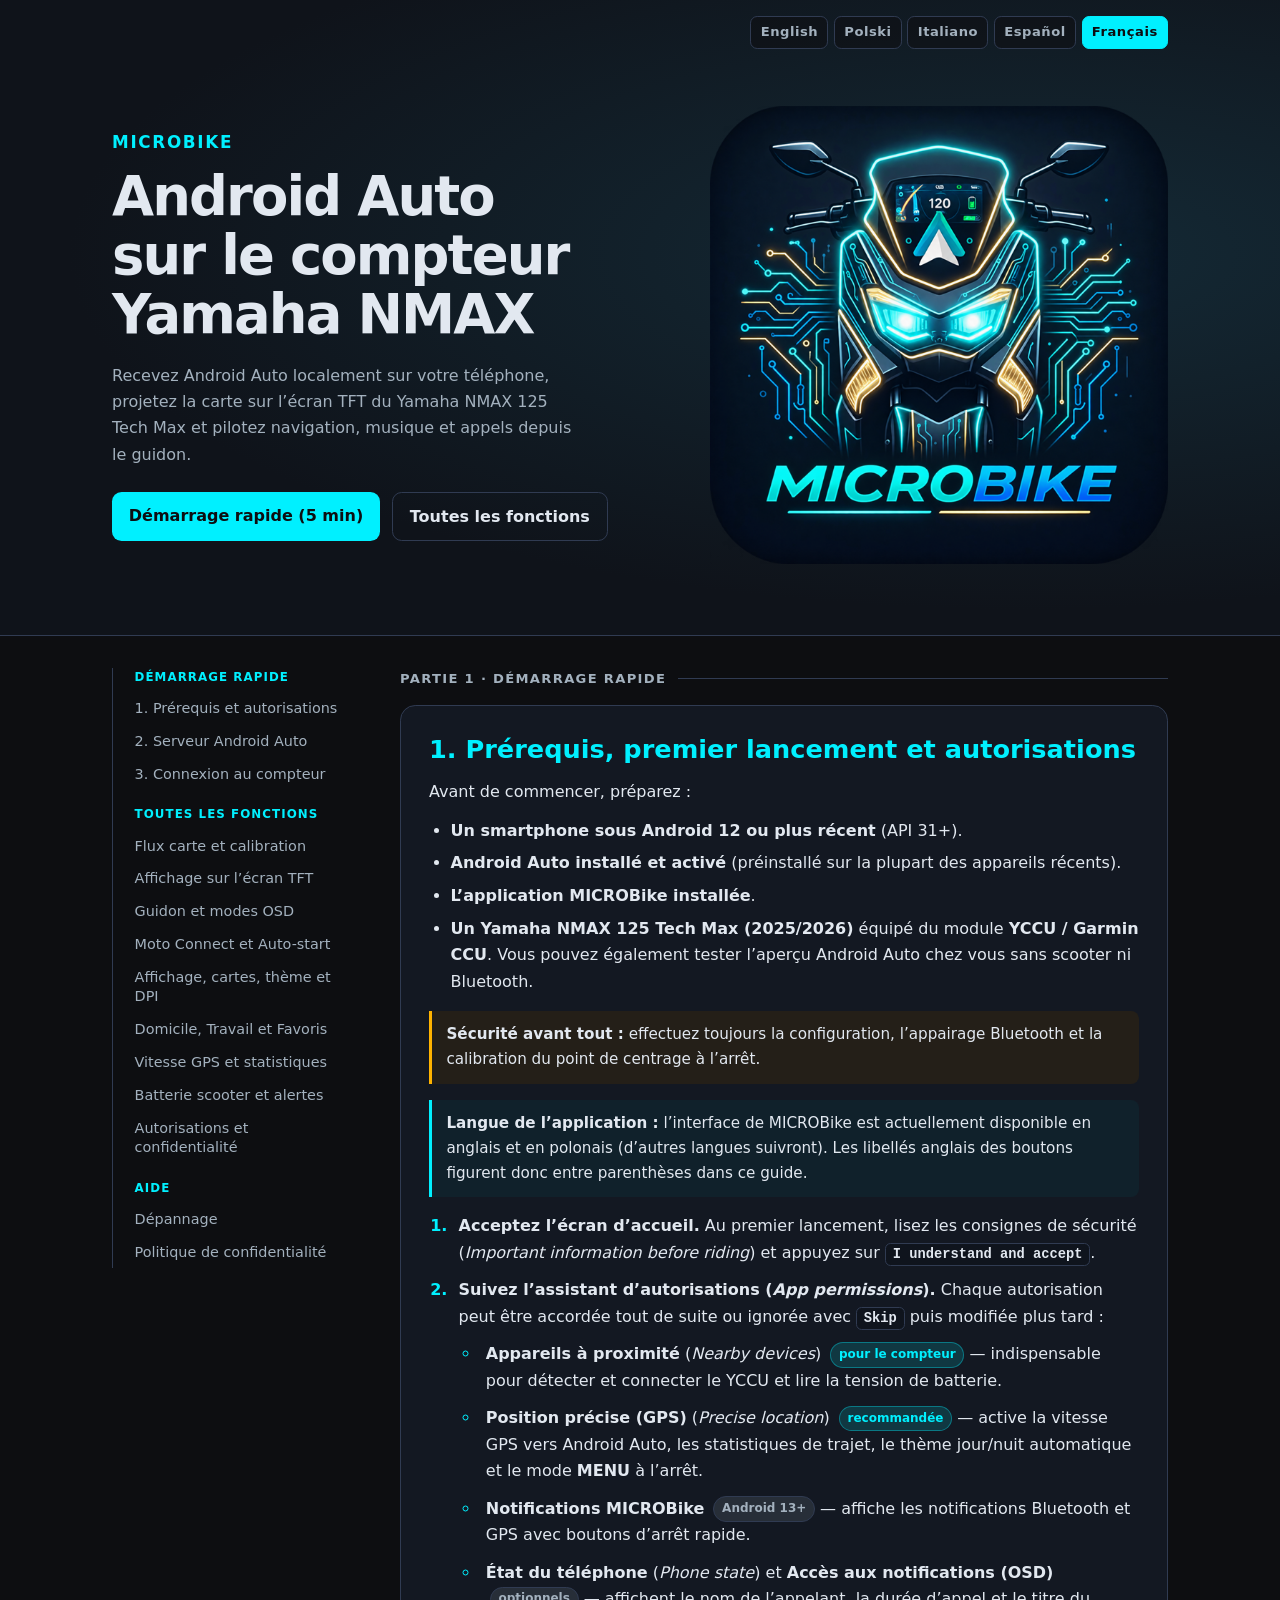
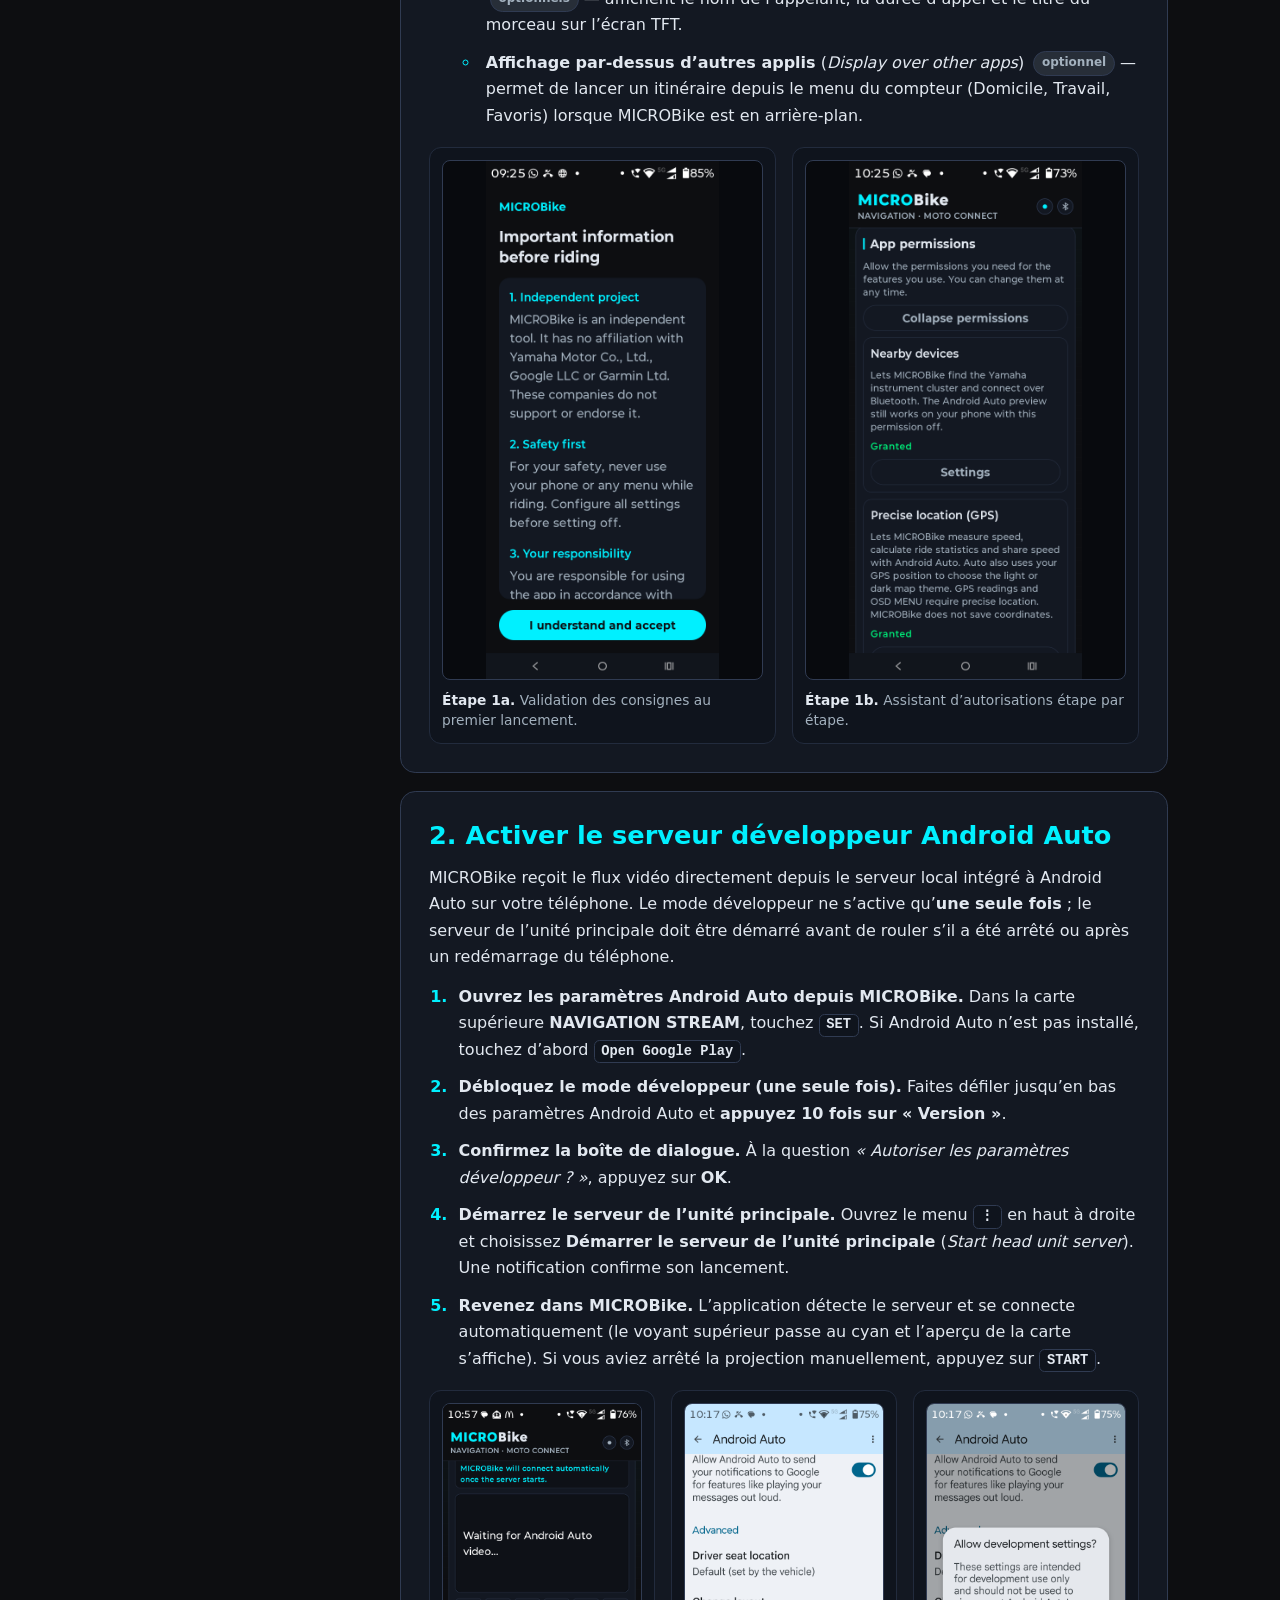
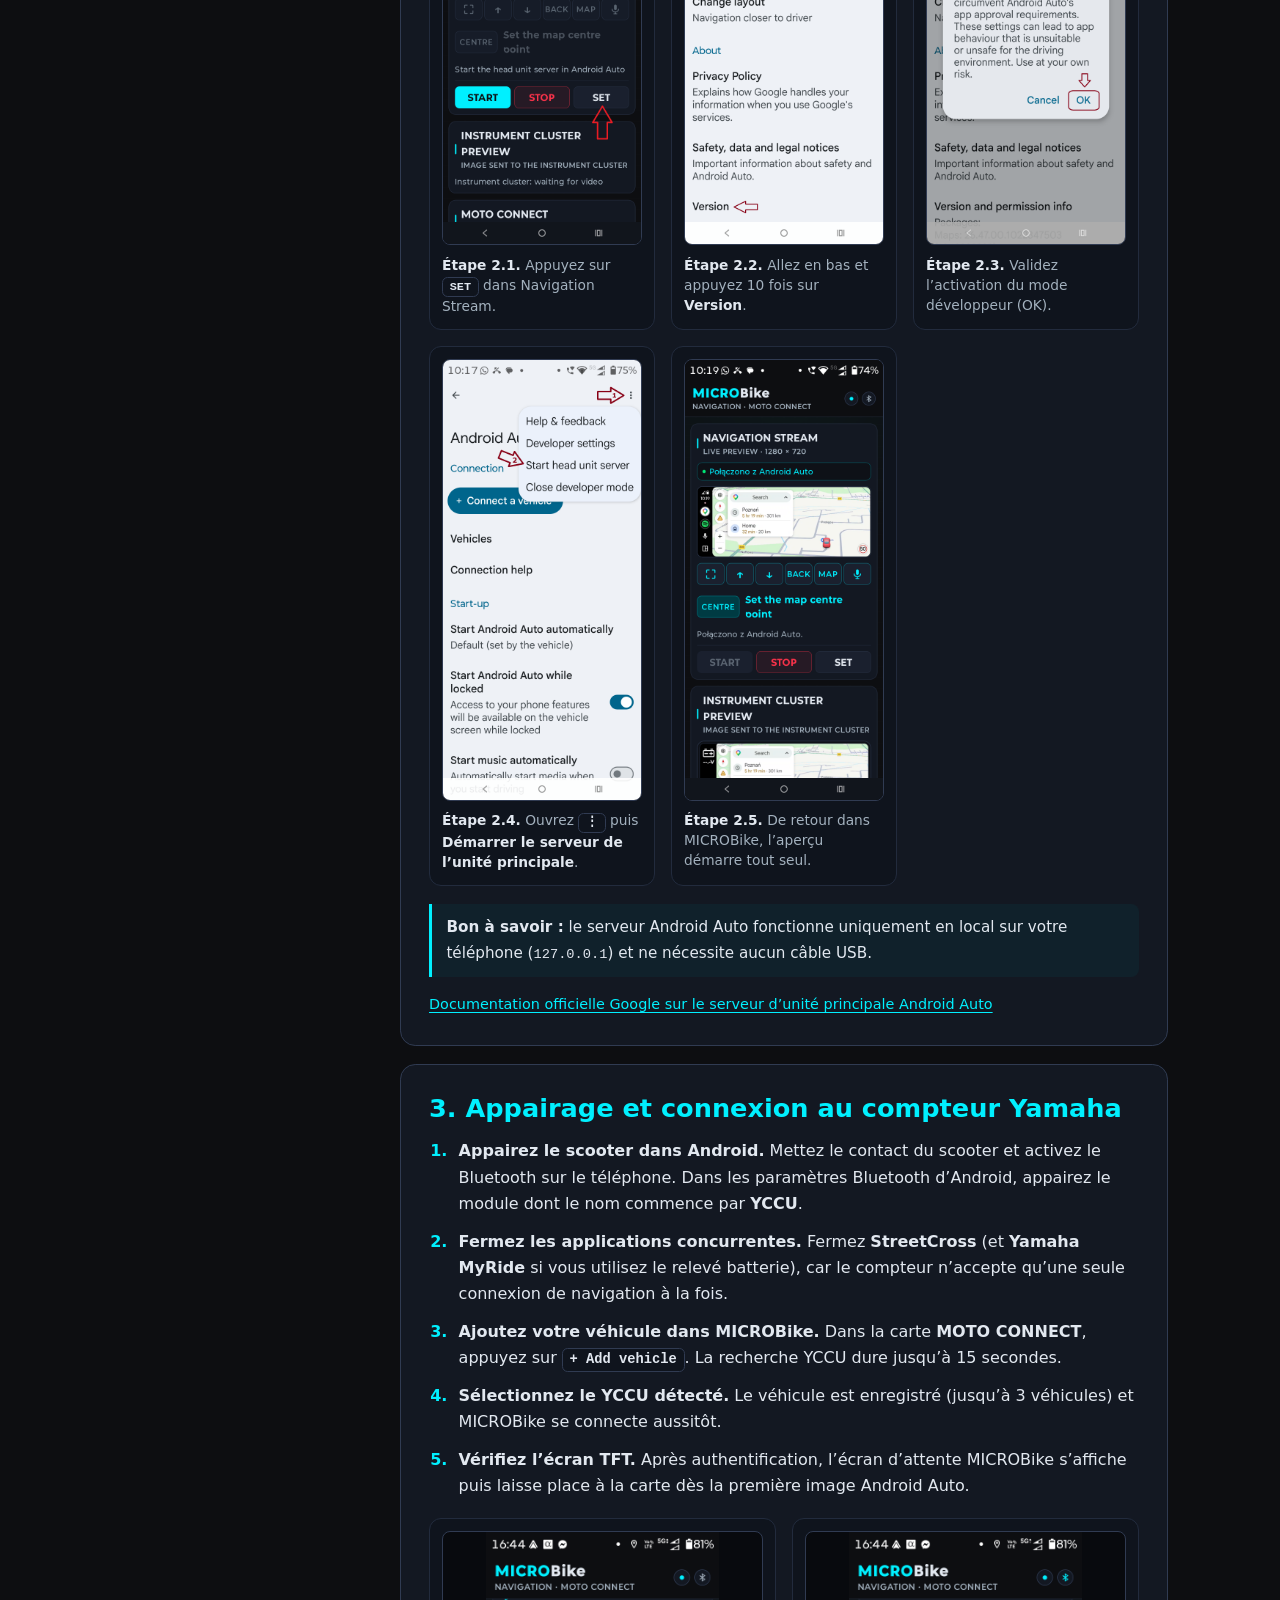
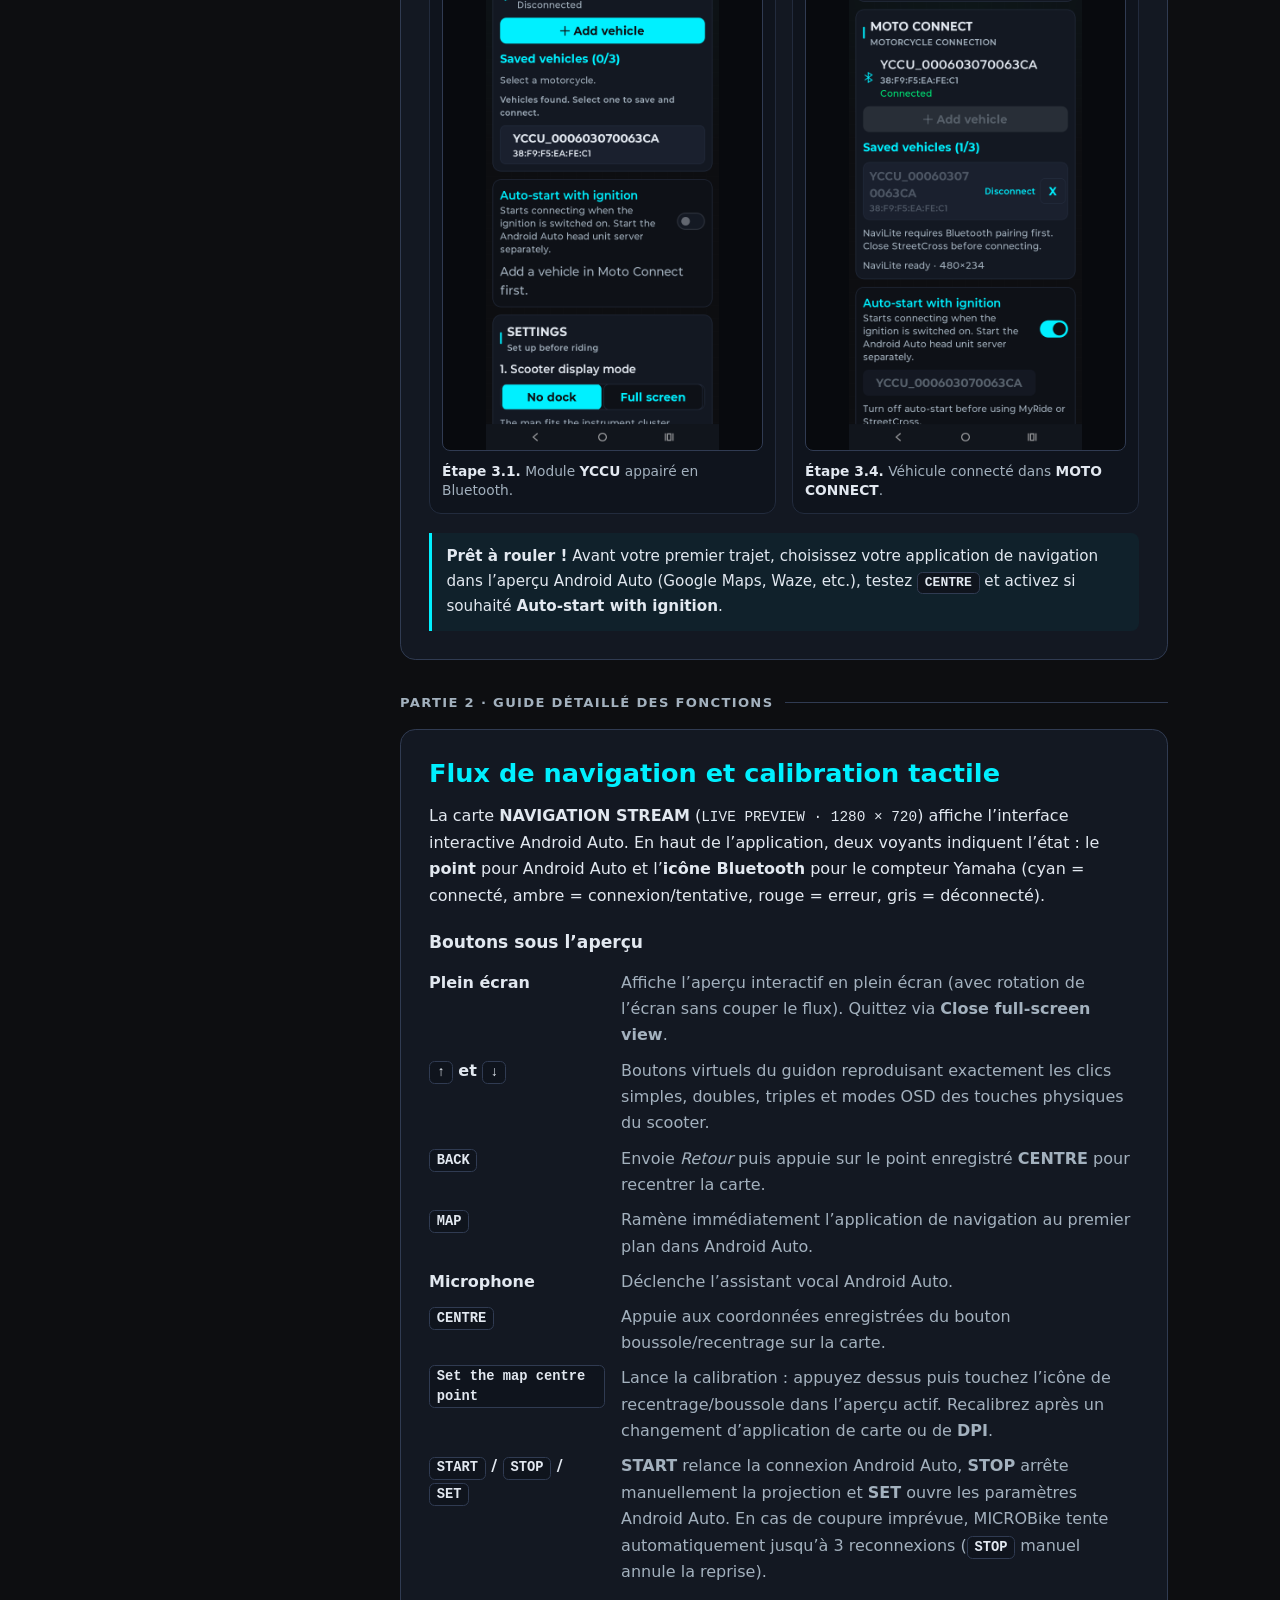
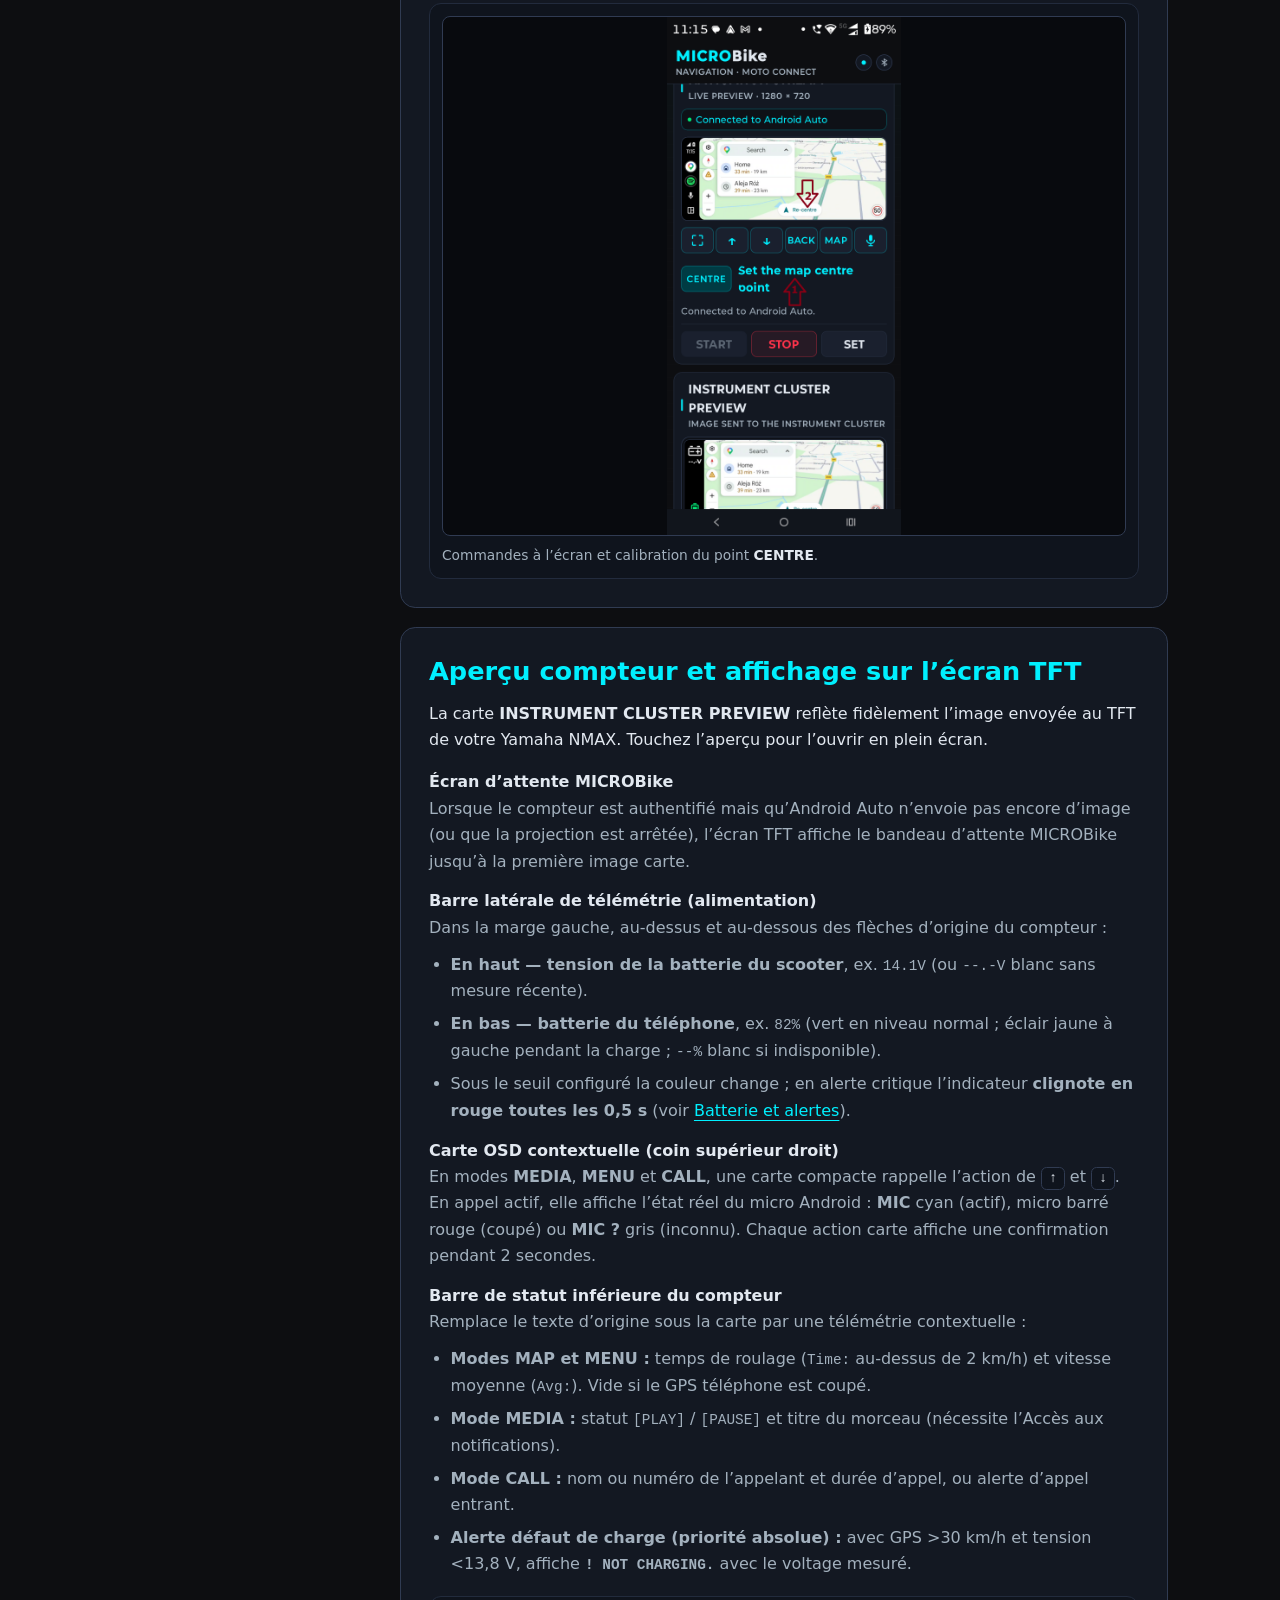
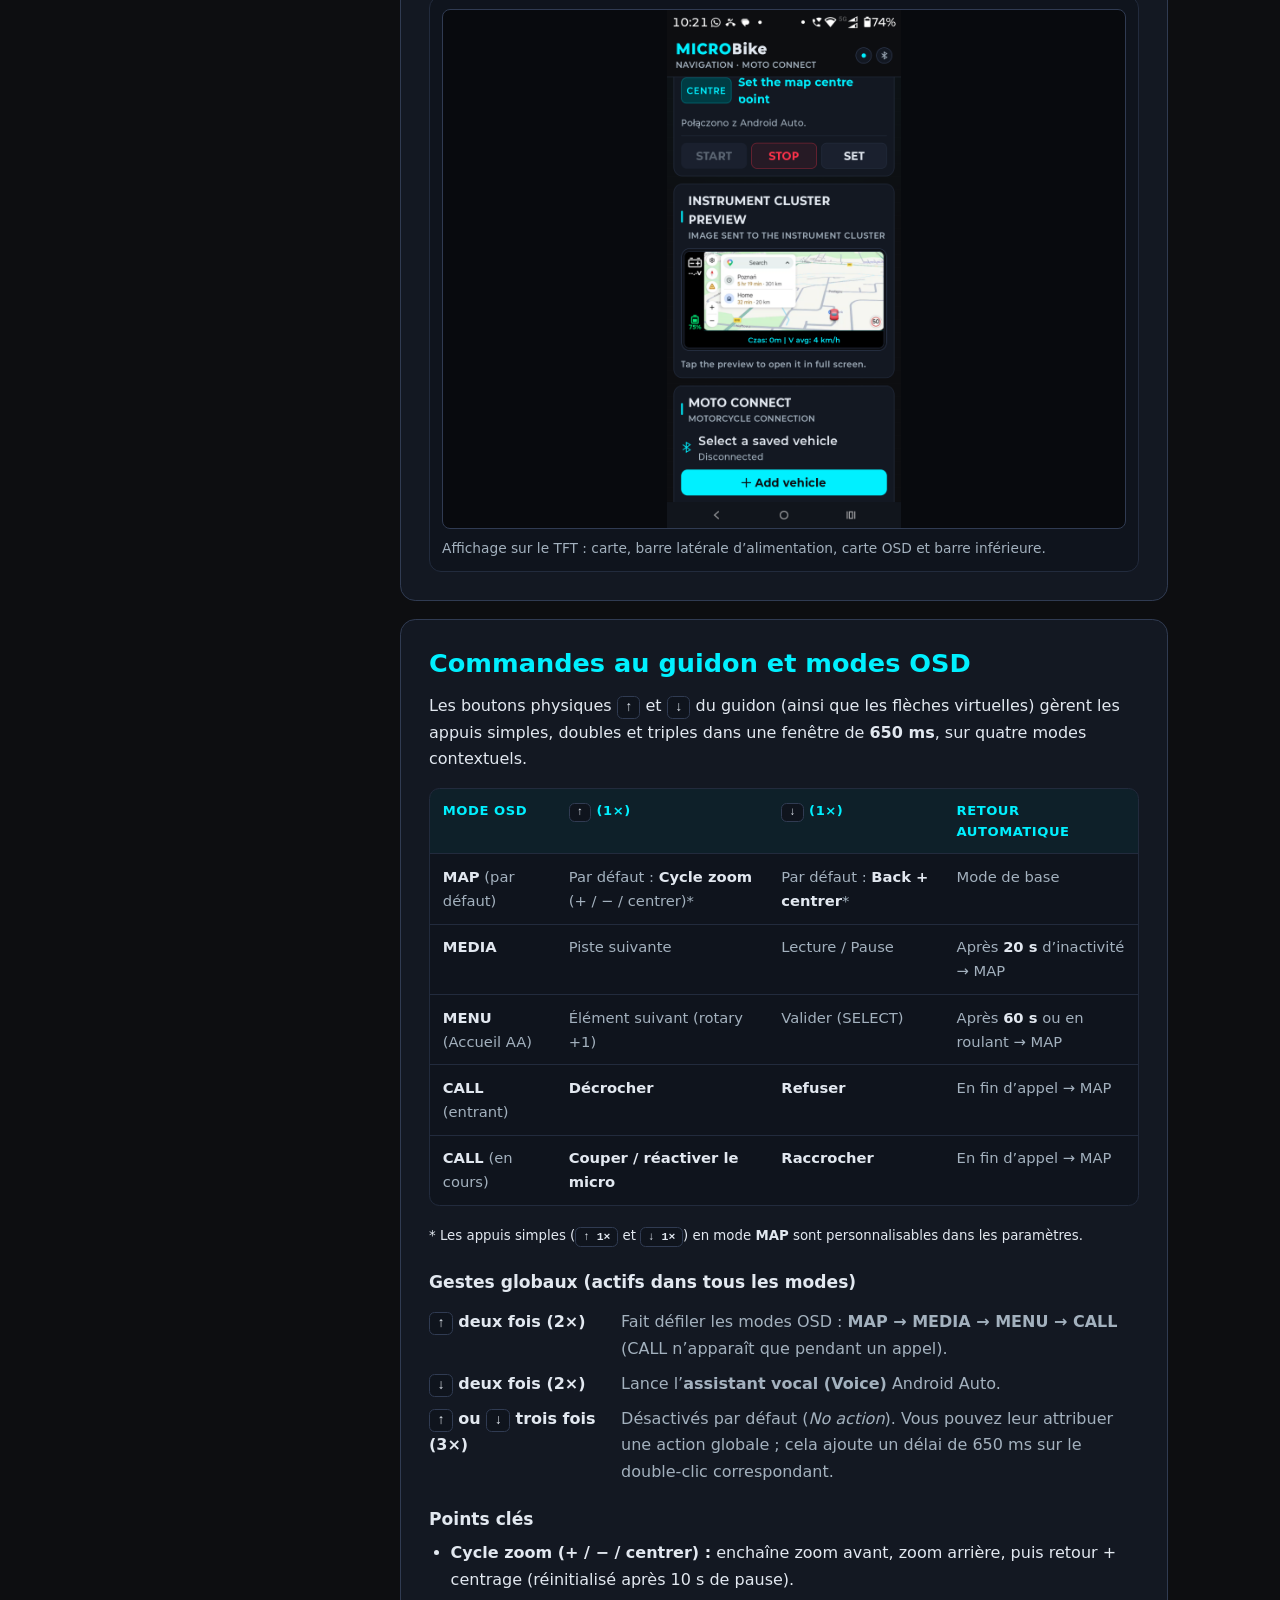
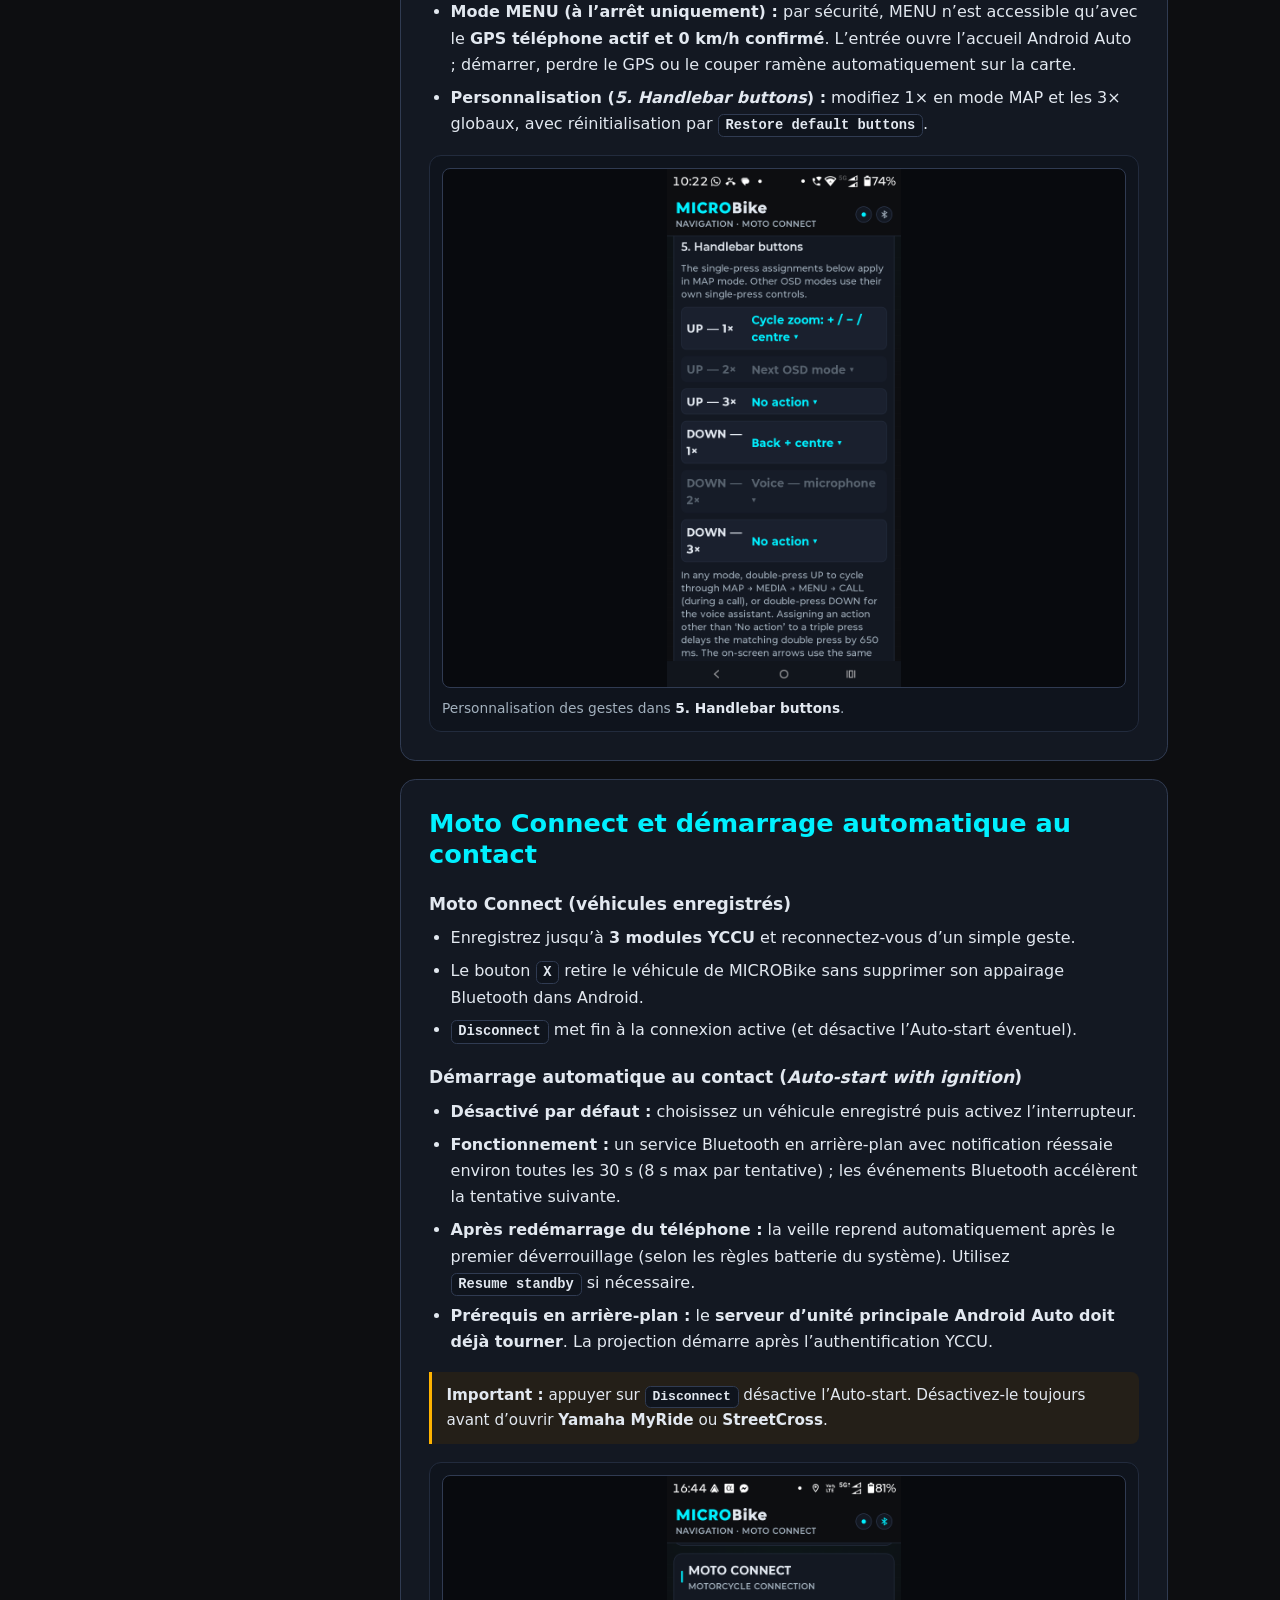
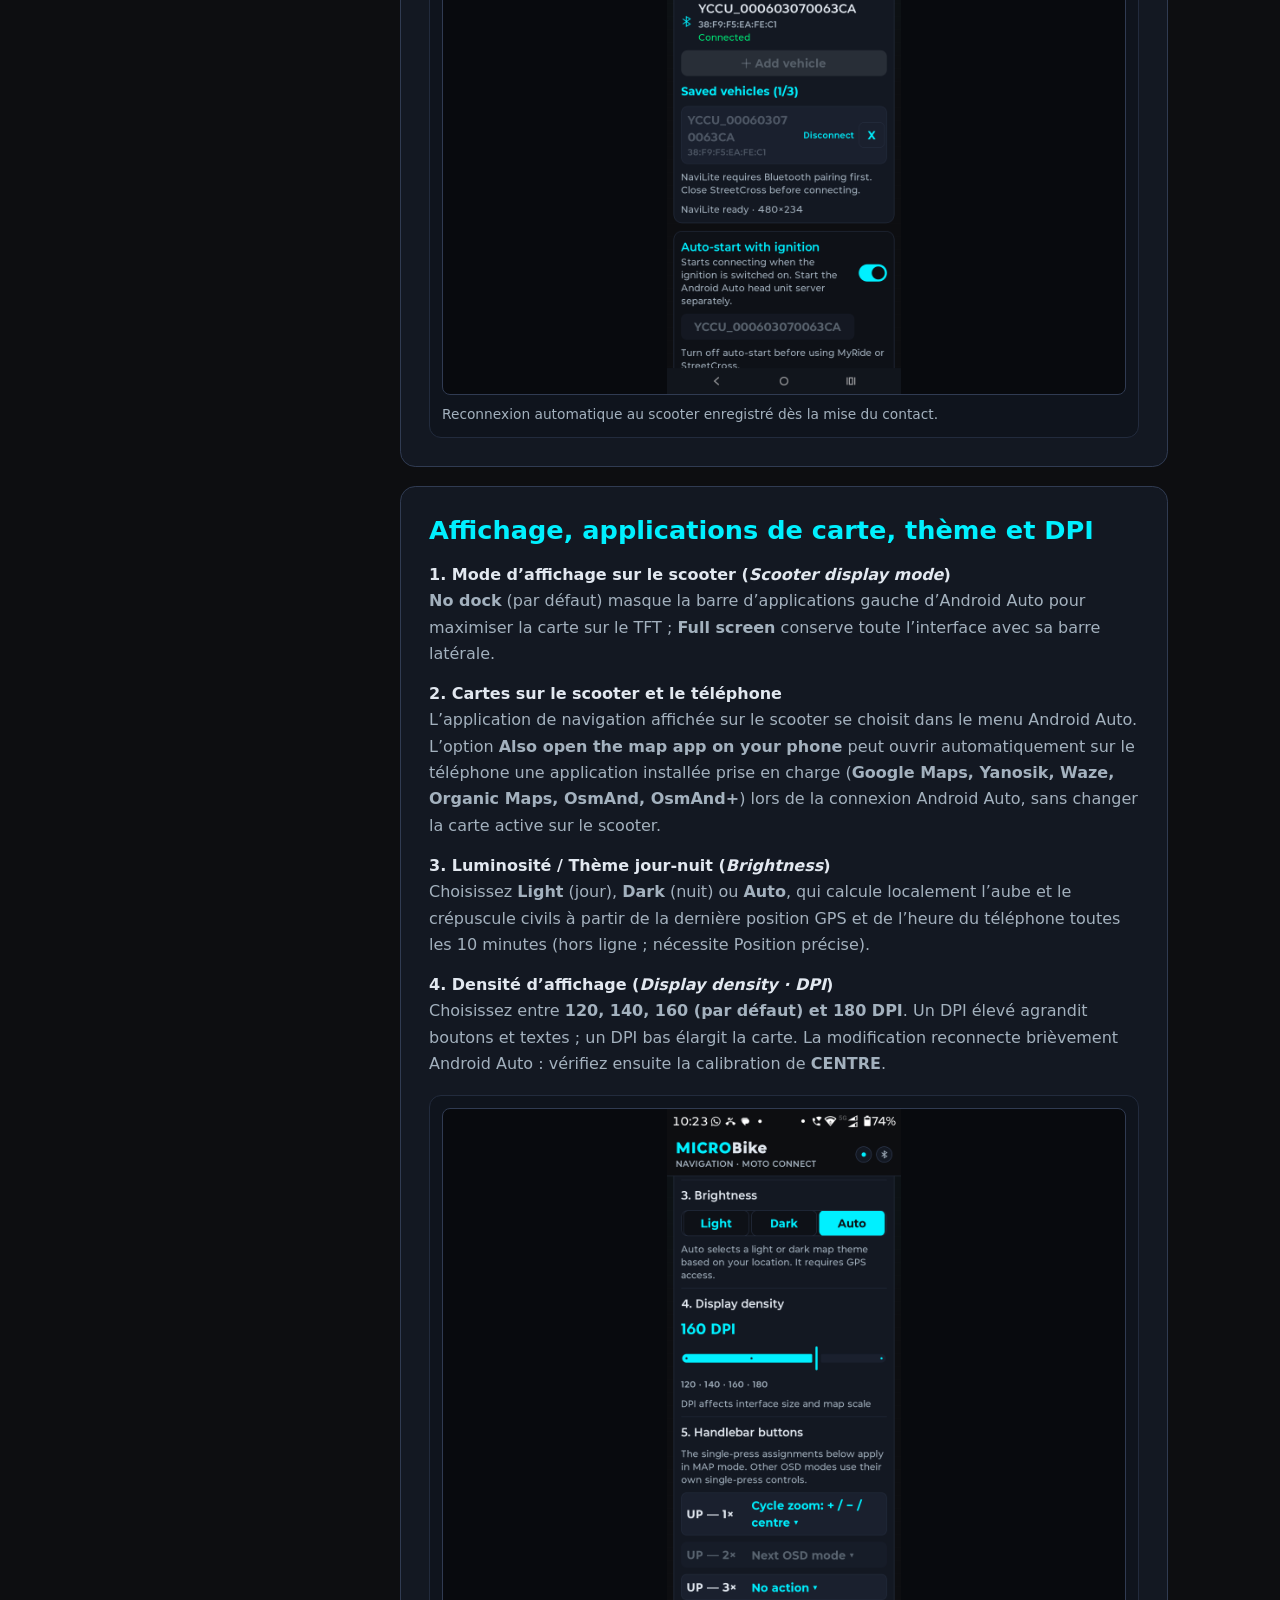
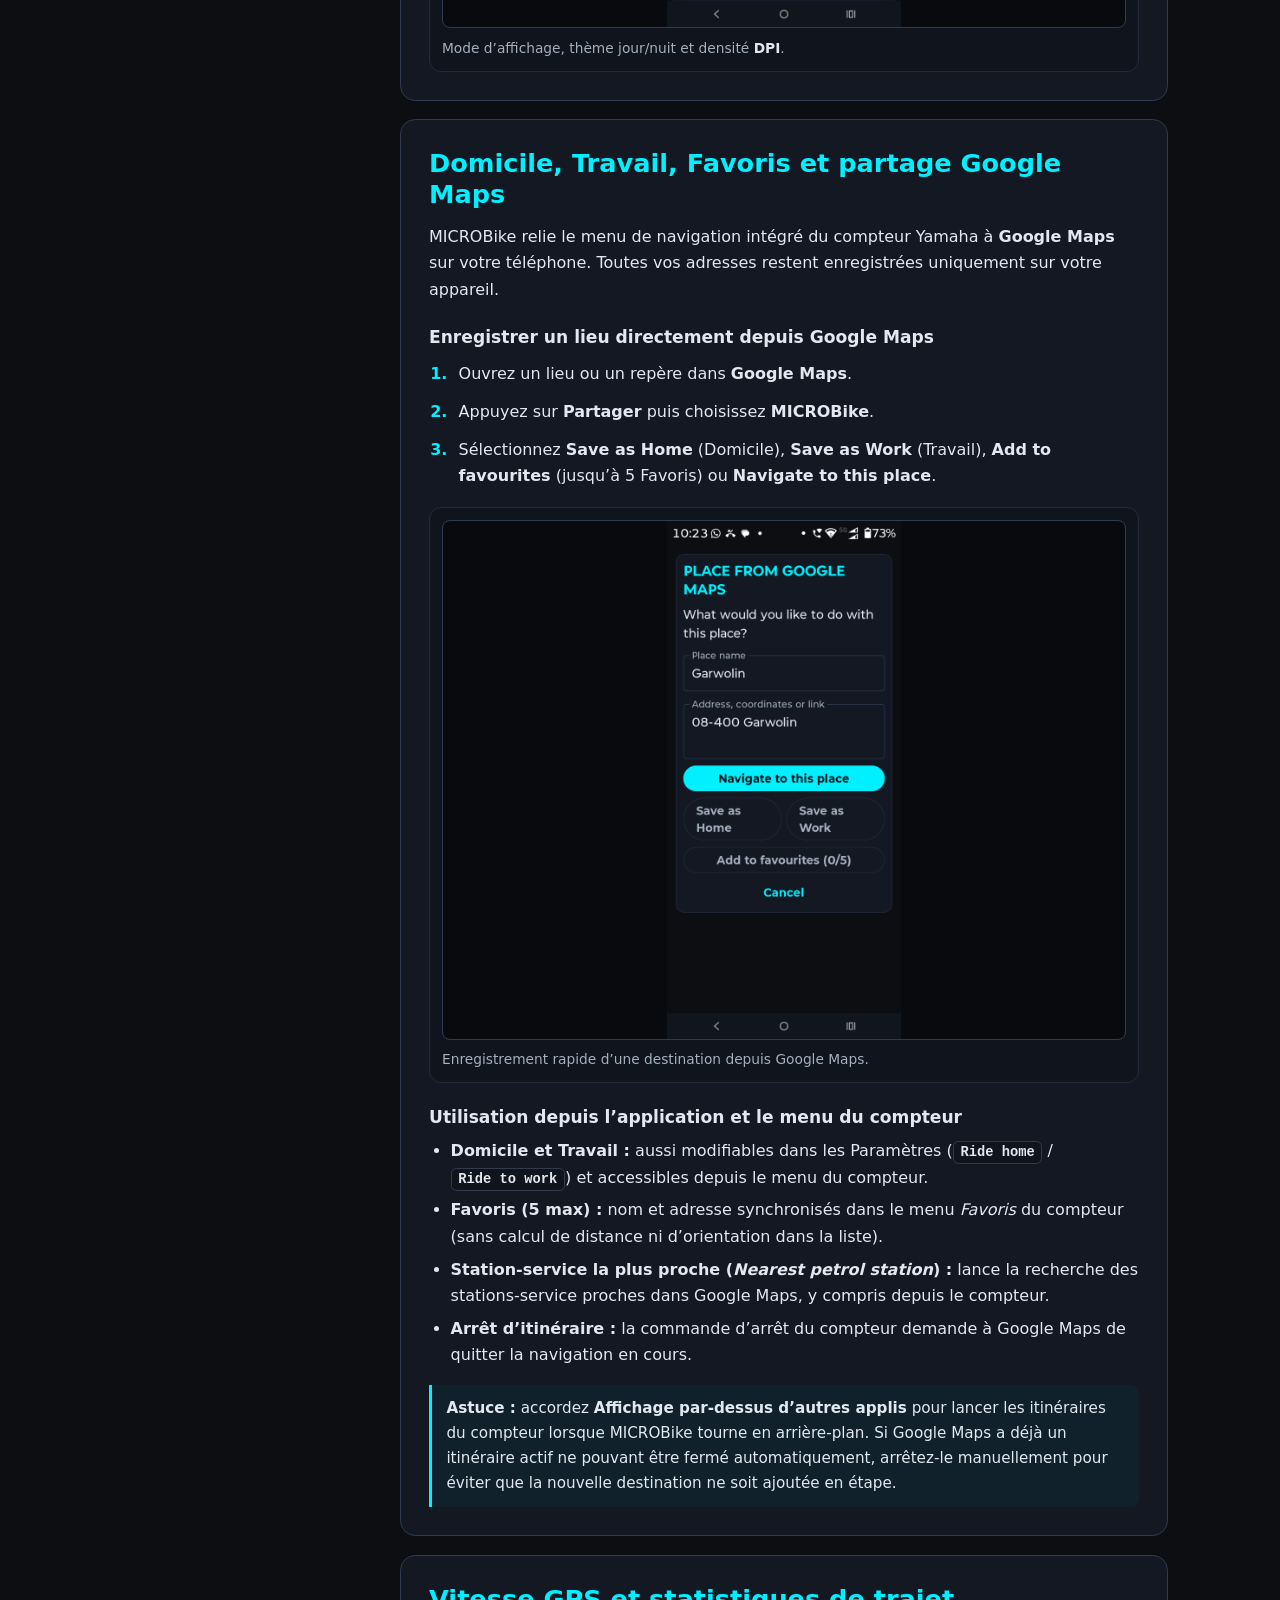
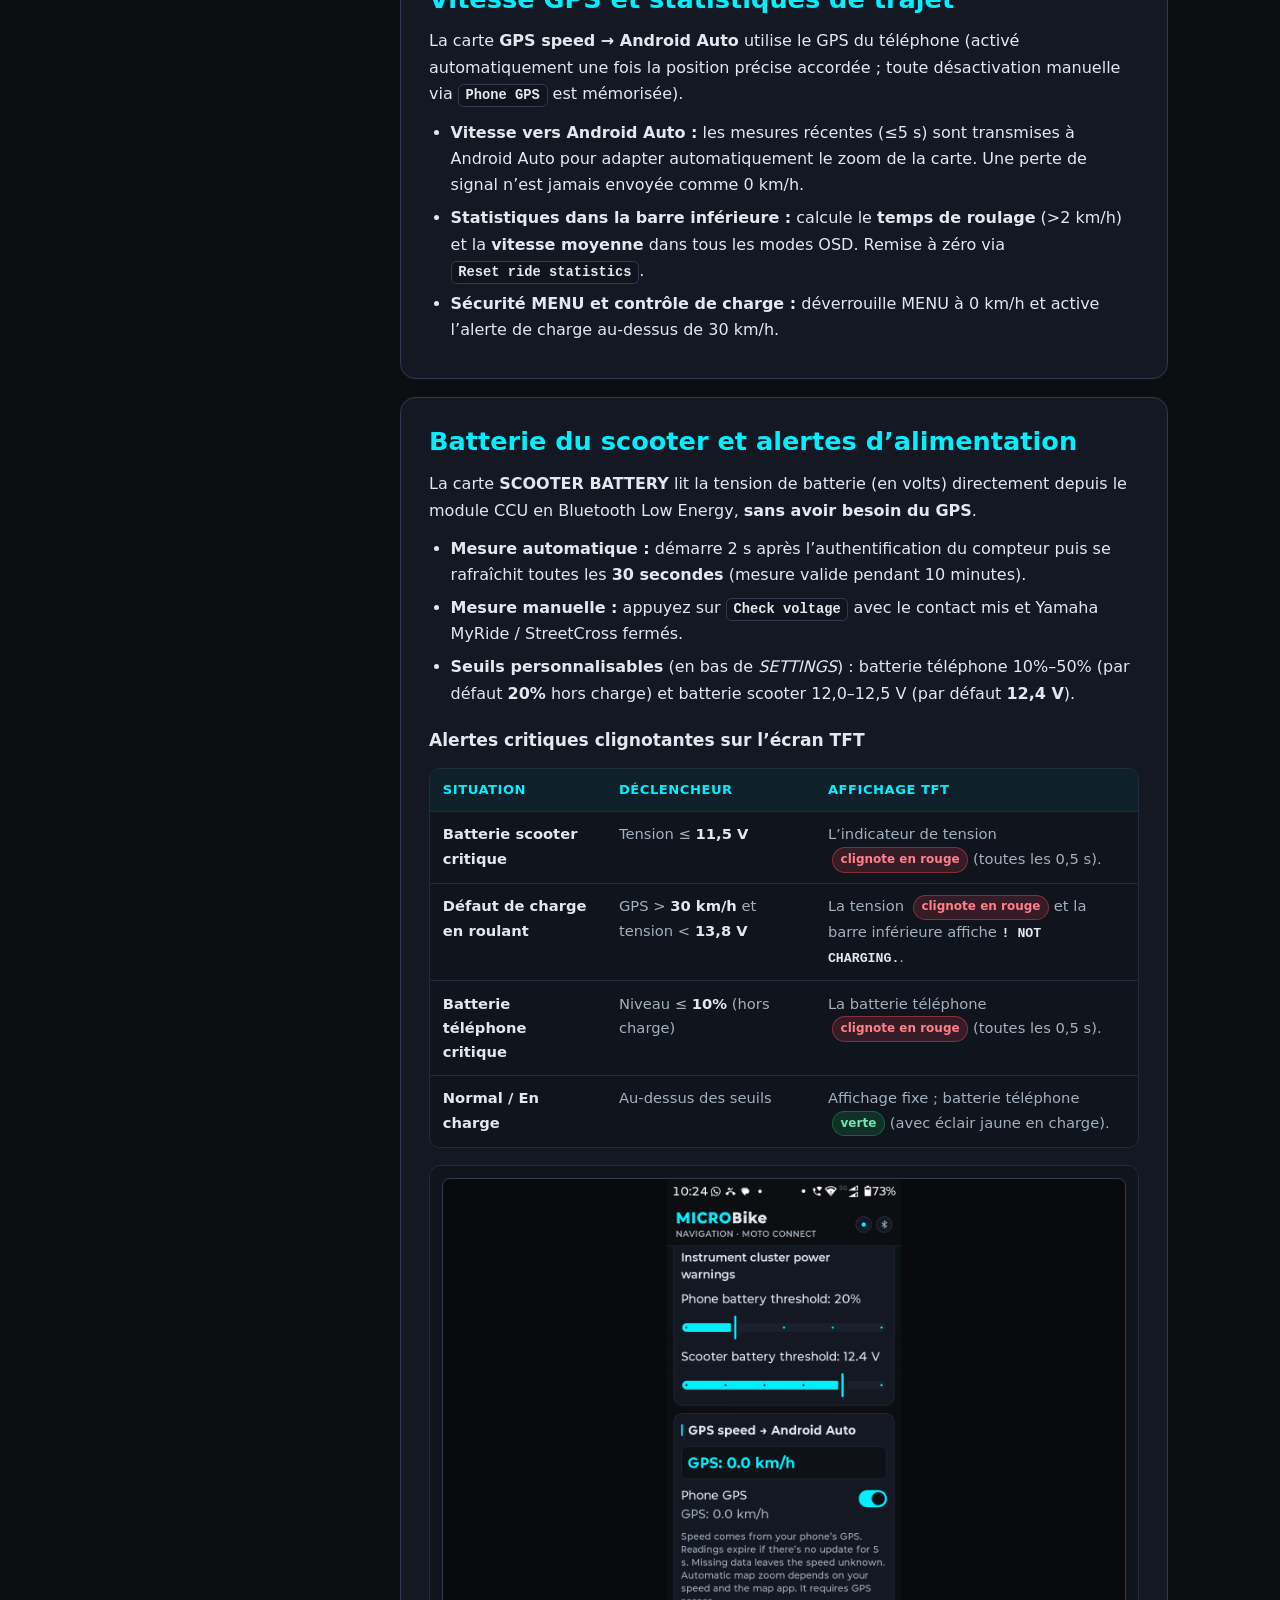
<file: fr.html>
<!doctype html>
<html lang="fr">
<head>
  <meta charset="utf-8">
  <meta name="viewport" content="width=device-width, initial-scale=1">
  <meta name="description" content="Guide complet MICROBike : démarrage rapide, autorisations, activation du serveur développeur Android Auto, connexion au compteur Yamaha NMAX 125 Tech Max et description détaillée de toutes les fonctions.">
  <title>MICROBike · Manuel d’utilisation</title>
  <link rel="icon" href="microbike.png" type="image/png">
  <link rel="stylesheet" href="style.css">
  <link rel="alternate" hreflang="en" href="index.html">
  <link rel="alternate" hreflang="pl" href="pl.html">
  <link rel="alternate" hreflang="it" href="it.html">
  <link rel="alternate" hreflang="es" href="es.html">
  <link rel="alternate" hreflang="fr" href="fr.html">
  <link rel="alternate" hreflang="x-default" href="index.html">
</head>
<body>
  <a class="skip-link" href="#content">Aller au manuel</a>

  <header class="hero">
    <div class="topbar">
      <nav class="lang-switch" aria-label="Choix de la langue">
        <a href="index.html" hreflang="en" lang="en">English</a>
        <a href="pl.html" hreflang="pl" lang="pl">Polski</a>
        <a href="it.html" hreflang="it" lang="it">Italiano</a>
        <a href="es.html" hreflang="es" lang="es">Español</a>
        <a href="fr.html" hreflang="fr" lang="fr" aria-current="page">Français</a>
      </nav>
    </div>
    <div class="hero-inner">
      <div>
        <p class="brand">MICROBike</p>
        <h1>Android Auto sur le compteur Yamaha NMAX</h1>
        <p class="intro">Recevez Android Auto localement sur votre téléphone, projetez la carte sur l’écran TFT du Yamaha NMAX 125 Tech Max et pilotez navigation, musique et appels depuis le guidon.</p>
        <div class="hero-actions">
          <a class="button" href="#quick-start">Démarrage rapide (5 min)</a>
          <a class="button-secondary" href="#stream-calibration">Toutes les fonctions</a>
        </div>
      </div>
      <img src="microbike.png" width="640" height="640" alt="Logo MICROBike" fetchpriority="high">
    </div>
  </header>

  <div class="layout">
    <nav class="toc" aria-label="Sommaire">
      <p class="nav-group">Démarrage rapide</p>
      <a href="#quick-start">1. Prérequis et autorisations</a>
      <a href="#aa-server">2. Serveur Android Auto</a>
      <a href="#cluster-connect">3. Connexion au compteur</a>

      <p class="nav-group">Toutes les fonctions</p>
      <a href="#stream-calibration">Flux carte et calibration</a>
      <a href="#cluster-display">Affichage sur l’écran TFT</a>
      <a href="#handlebar-osd">Guidon et modes OSD</a>
      <a href="#moto-connect">Moto Connect et Auto-start</a>
      <a href="#display-settings">Affichage, cartes, thème et DPI</a>
      <a href="#saved-places">Domicile, Travail et Favoris</a>
      <a href="#gps-stats">Vitesse GPS et statistiques</a>
      <a href="#battery-alerts">Batterie scooter et alertes</a>
      <a href="#permissions">Autorisations et confidentialité</a>

      <p class="nav-group">Aide</p>
      <a href="#troubleshooting">Dépannage</a>
      <a href="#privacy-policy">Politique de confidentialité</a>
    </nav>

    <main id="content" tabindex="-1">
      <p class="part-heading">Partie 1 · Démarrage rapide</p>

      <section id="quick-start">
        <h2>1. Prérequis, premier lancement et autorisations</h2>
        <p>Avant de commencer, préparez :</p>
        <ul>
          <li><strong>Un smartphone sous Android 12 ou plus récent</strong> (API 31+).</li>
          <li><strong>Android Auto installé et activé</strong> (préinstallé sur la plupart des appareils récents).</li>
          <li><strong>L’application MICROBike installée</strong>.</li>
          <li><strong>Un Yamaha NMAX 125 Tech Max (2025/2026)</strong> équipé du module <strong>YCCU / Garmin CCU</strong>. Vous pouvez également tester l’aperçu Android Auto chez vous sans scooter ni Bluetooth.</li>
        </ul>
        <p class="callout"><strong>Sécurité avant tout :</strong> effectuez toujours la configuration, l’appairage Bluetooth et la calibration du point de centrage à l’arrêt.</p>
        <p class="tip"><strong>Langue de l’application :</strong> l’interface de MICROBike est actuellement disponible en anglais et en polonais (d’autres langues suivront). Les libellés anglais des boutons figurent donc entre parenthèses dans ce guide.</p>

        <ol class="steps">
          <li><strong>Acceptez l’écran d’accueil.</strong> Au premier lancement, lisez les consignes de sécurité (<em>Important information before riding</em>) et appuyez sur <kbd>I understand and accept</kbd>.</li>
          <li><strong>Suivez l’assistant d’autorisations (<em>App permissions</em>).</strong> Chaque autorisation peut être accordée tout de suite ou ignorée avec <kbd>Skip</kbd> puis modifiée plus tard :
            <ul>
              <li><strong>Appareils à proximité</strong> (<em>Nearby devices</em>) <span class="badge badge-req">pour le compteur</span> — indispensable pour détecter et connecter le YCCU et lire la tension de batterie.</li>
              <li><strong>Position précise (GPS)</strong> (<em>Precise location</em>) <span class="badge badge-req">recommandée</span> — active la vitesse GPS vers Android Auto, les statistiques de trajet, le thème jour/nuit automatique et le mode <strong>MENU</strong> à l’arrêt.</li>
              <li><strong>Notifications MICROBike</strong> <span class="badge badge-opt">Android 13+</span> — affiche les notifications Bluetooth et GPS avec boutons d’arrêt rapide.</li>
              <li><strong>État du téléphone</strong> (<em>Phone state</em>) et <strong>Accès aux notifications (OSD)</strong> <span class="badge badge-opt">optionnels</span> — affichent le nom de l’appelant, la durée d’appel et le titre du morceau sur l’écran TFT.</li>
              <li><strong>Affichage par-dessus d’autres applis</strong> (<em>Display over other apps</em>) <span class="badge badge-opt">optionnel</span> — permet de lancer un itinéraire depuis le menu du compteur (Domicile, Travail, Favoris) lorsque MICROBike est en arrière-plan.</li>
            </ul>
          </li>
        </ol>

        <div class="shot-grid shot-grid--2">
          <!-- SCREENSHOT: manual/images/01-ekran-powitalny.png -->
          <figure class="shot">
            <img src="images/01-ekran-powitalny.png"
                 alt="Écran d’accueil MICROBike avec consignes de sécurité"
                 loading="lazy">
            <div class="shot-placeholder" hidden>
              <span class="shot-badge">Capture 01</span>
              <code class="shot-file">images/01-ekran-powitalny.png</code>
              <span class="shot-desc">Écran d’accueil avec les consignes de sécurité et le bouton d’acceptation.</span>
            </div>
            <figcaption><strong>Étape 1a.</strong> Validation des consignes au premier lancement.</figcaption>
          </figure>

          <!-- SCREENSHOT: manual/images/02-uprawnienia-kreator.png -->
          <figure class="shot">
            <img src="images/02-uprawnienia-kreator.png"
                 alt="Assistant App permissions dans MICROBike"
                 loading="lazy">
            <div class="shot-placeholder" hidden>
              <span class="shot-badge">Capture 02</span>
              <code class="shot-file">images/02-uprawnienia-kreator.png</code>
              <span class="shot-desc">Assistant “App permissions” (étape 1 sur 6 — Nearby devices).</span>
            </div>
            <figcaption><strong>Étape 1b.</strong> Assistant d’autorisations étape par étape.</figcaption>
          </figure>
        </div>
      </section>

      <section id="aa-server">
        <h2>2. Activer le serveur développeur Android Auto</h2>
        <p>MICROBike reçoit le flux vidéo directement depuis le serveur local intégré à Android Auto sur votre téléphone. Le mode développeur ne s’active qu’<strong>une seule fois</strong> ; le serveur de l’unité principale doit être démarré avant de rouler s’il a été arrêté ou après un redémarrage du téléphone.</p>

        <ol class="steps">
          <li><strong>Ouvrez les paramètres Android Auto depuis MICROBike.</strong> Dans la carte supérieure <strong>NAVIGATION STREAM</strong>, touchez <kbd>SET</kbd>. Si Android Auto n’est pas installé, touchez d’abord <kbd>Open Google Play</kbd>.</li>
          <li><strong>Débloquez le mode développeur (une seule fois).</strong> Faites défiler jusqu’en bas des paramètres Android Auto et <strong>appuyez 10 fois sur « Version »</strong>.</li>
          <li><strong>Confirmez la boîte de dialogue.</strong> À la question <em>« Autoriser les paramètres développeur ? »</em>, appuyez sur <strong>OK</strong>.</li>
          <li><strong>Démarrez le serveur de l’unité principale.</strong> Ouvrez le menu <kbd>⋮</kbd> en haut à droite et choisissez <strong>Démarrer le serveur de l’unité principale</strong> (<em>Start head unit server</em>). Une notification confirme son lancement.</li>
          <li><strong>Revenez dans MICROBike.</strong> L’application détecte le serveur et se connecte automatiquement (le voyant supérieur passe au cyan et l’aperçu de la carte s’affiche). Si vous aviez arrêté la projection manuellement, appuyez sur <kbd>START</kbd>.</li>
        </ol>

        <div class="shot-grid">
          <!-- SCREENSHOT: manual/images/03-aa-przycisk-set.png -->
          <figure class="shot">
            <img src="images/03-aa-przycisk-set.png"
                 alt="Carte NAVIGATION STREAM dans MICROBike avec le bouton SET"
                 loading="lazy">
            <div class="shot-placeholder" hidden>
              <span class="shot-badge">Capture 03</span>
              <code class="shot-file">images/03-aa-przycisk-set.png</code>
              <span class="shot-desc">Carte “NAVIGATION STREAM” avec le bouton SET en bas.</span>
            </div>
            <figcaption><strong>Étape 2.1.</strong> Appuyez sur <kbd>SET</kbd> dans Navigation Stream.</figcaption>
          </figure>

          <!-- SCREENSHOT: manual/images/04-aa-ustawienia-wersja.png -->
          <figure class="shot">
            <img src="images/04-aa-ustawienia-wersja.png"
                 alt="Bas des paramètres Android Auto avec la ligne Version"
                 loading="lazy">
            <div class="shot-placeholder" hidden>
              <span class="shot-badge">Capture 04</span>
              <code class="shot-file">images/04-aa-ustawienia-wersja.png</code>
              <span class="shot-desc">Bas des paramètres Android Auto mettant en évidence “Version” (10 appuis).</span>
            </div>
            <figcaption><strong>Étape 2.2.</strong> Allez en bas et appuyez 10 fois sur <strong>Version</strong>.</figcaption>
          </figure>

          <!-- SCREENSHOT: manual/images/05-aa-tryb-programisty.png -->
          <figure class="shot">
            <img src="images/05-aa-tryb-programisty.png"
                 alt="Confirmation du mode développeur Android Auto"
                 loading="lazy">
            <div class="shot-placeholder" hidden>
              <span class="shot-badge">Capture 05</span>
              <code class="shot-file">images/05-aa-tryb-programisty.png</code>
              <span class="shot-desc">Fenêtre Android Auto autorisant les paramètres développeur (OK).</span>
            </div>
            <figcaption><strong>Étape 2.3.</strong> Validez l’activation du mode développeur (OK).</figcaption>
          </figure>

          <!-- SCREENSHOT: manual/images/06-aa-uruchom-serwer.png -->
          <figure class="shot">
            <img src="images/06-aa-uruchom-serwer.png"
                 alt="Menu trois points d’Android Auto avec Démarrer le serveur de l’unité principale"
                 loading="lazy">
            <div class="shot-placeholder" hidden>
              <span class="shot-badge">Capture 06</span>
              <code class="shot-file">images/06-aa-uruchom-serwer.png</code>
              <span class="shot-desc">Menu ⋮ en haut à droite avec “Démarrer le serveur de l’unité principale / Start head unit server”.</span>
            </div>
            <figcaption><strong>Étape 2.4.</strong> Ouvrez <kbd>⋮</kbd> puis <strong>Démarrer le serveur de l’unité principale</strong>.</figcaption>
          </figure>

          <!-- SCREENSHOT: manual/images/07-aa-podglad-live.png -->
          <figure class="shot">
            <img src="images/07-aa-podglad-live.png"
                 alt="Aperçu en direct Android Auto dans MICROBike"
                 loading="lazy">
            <div class="shot-placeholder" hidden>
              <span class="shot-badge">Capture 07</span>
              <code class="shot-file">images/07-aa-podglad-live.png</code>
              <span class="shot-desc">Retour dans MICROBike : carte Android Auto visible en direct.</span>
            </div>
            <figcaption><strong>Étape 2.5.</strong> De retour dans MICROBike, l’aperçu démarre tout seul.</figcaption>
          </figure>
        </div>

        <p class="tip"><strong>Bon à savoir :</strong> le serveur Android Auto fonctionne uniquement en local sur votre téléphone (<code>127.0.0.1</code>) et ne nécessite aucun câble USB.</p>
        <p class="support-link"><a href="https://developer.android.com/training/cars/testing/dhu#running-dhu">Documentation officielle Google sur le serveur d’unité principale Android Auto</a></p>
      </section>

      <section id="cluster-connect">
        <h2>3. Appairage et connexion au compteur Yamaha</h2>
        <ol class="steps">
          <li><strong>Appairez le scooter dans Android.</strong> Mettez le contact du scooter et activez le Bluetooth sur le téléphone. Dans les paramètres Bluetooth d’Android, appairez le module dont le nom commence par <strong>YCCU</strong>.</li>
          <li><strong>Fermez les applications concurrentes.</strong> Fermez <strong>StreetCross</strong> (et <strong>Yamaha MyRide</strong> si vous utilisez le relevé batterie), car le compteur n’accepte qu’une seule connexion de navigation à la fois.</li>
          <li><strong>Ajoutez votre véhicule dans MICROBike.</strong> Dans la carte <strong>MOTO CONNECT</strong>, appuyez sur <kbd>+ Add vehicle</kbd>. La recherche YCCU dure jusqu’à 15 secondes.</li>
          <li><strong>Sélectionnez le YCCU détecté.</strong> Le véhicule est enregistré (jusqu’à 3 véhicules) et MICROBike se connecte aussitôt.</li>
          <li><strong>Vérifiez l’écran TFT.</strong> Après authentification, l’écran d’attente MICROBike s’affiche puis laisse place à la carte dès la première image Android Auto.</li>
        </ol>

        <div class="shot-grid shot-grid--2">
          <!-- SCREENSHOT: manual/images/08-bluetooth-parowanie-yccu.png -->
          <figure class="shot">
            <img src="images/08-bluetooth-parowanie-yccu.png"
                 alt="Module YCCU appairé dans les paramètres Bluetooth d’Android"
                 loading="lazy">
            <div class="shot-placeholder" hidden>
              <span class="shot-badge">Capture 08</span>
              <code class="shot-file">images/08-bluetooth-parowanie-yccu.png</code>
              <span class="shot-desc">Paramètres Bluetooth d’Android montrant l’appareil “YCCU...” appairé.</span>
            </div>
            <figcaption><strong>Étape 3.1.</strong> Module <strong>YCCU</strong> appairé en Bluetooth.</figcaption>
          </figure>

          <!-- SCREENSHOT: manual/images/09-moto-connect-polaczono.png -->
          <figure class="shot">
            <img src="images/09-moto-connect-polaczono.png"
                 alt="Carte MOTO CONNECT dans MICROBike avec véhicule connecté"
                 loading="lazy">
            <div class="shot-placeholder" hidden>
              <span class="shot-badge">Capture 09</span>
              <code class="shot-file">images/09-moto-connect-polaczono.png</code>
              <span class="shot-desc">Carte “MOTO CONNECT” avec véhicule enregistré et statut “Connected”.</span>
            </div>
            <figcaption><strong>Étape 3.4.</strong> Véhicule connecté dans <strong>MOTO CONNECT</strong>.</figcaption>
          </figure>
        </div>

        <p class="tip"><strong>Prêt à rouler !</strong> Avant votre premier trajet, choisissez votre application de navigation dans l’aperçu Android Auto (Google Maps, Waze, etc.), testez <kbd>CENTRE</kbd> et activez si souhaité <strong>Auto-start with ignition</strong>.</p>
      </section>

      <p class="part-heading">Partie 2 · Guide détaillé des fonctions</p>

      <section id="stream-calibration">
        <h2>Flux de navigation et calibration tactile</h2>
        <p>La carte <strong>NAVIGATION STREAM</strong> (<code>LIVE PREVIEW · 1280 × 720</code>) affiche l’interface interactive Android Auto. En haut de l’application, deux voyants indiquent l’état : le <strong>point</strong> pour Android Auto et l’<strong>icône Bluetooth</strong> pour le compteur Yamaha (cyan = connecté, ambre = connexion/tentative, rouge = erreur, gris = déconnecté).</p>

        <h3>Boutons sous l’aperçu</h3>
        <dl class="controls">
          <dt>Plein écran</dt>
          <dd>Affiche l’aperçu interactif en plein écran (avec rotation de l’écran sans couper le flux). Quittez via <strong>Close full-screen view</strong>.</dd>
          <dt><kbd>↑</kbd> et <kbd>↓</kbd></dt>
          <dd>Boutons virtuels du guidon reproduisant exactement les clics simples, doubles, triples et modes OSD des touches physiques du scooter.</dd>
          <dt><kbd>BACK</kbd></dt>
          <dd>Envoie <em>Retour</em> puis appuie sur le point enregistré <strong>CENTRE</strong> pour recentrer la carte.</dd>
          <dt><kbd>MAP</kbd></dt>
          <dd>Ramène immédiatement l’application de navigation au premier plan dans Android Auto.</dd>
          <dt>Microphone</dt>
          <dd>Déclenche l’assistant vocal Android Auto.</dd>
          <dt><kbd>CENTRE</kbd></dt>
          <dd>Appuie aux coordonnées enregistrées du bouton boussole/recentrage sur la carte.</dd>
          <dt><kbd>Set the map centre point</kbd></dt>
          <dd>Lance la calibration : appuyez dessus puis touchez l’icône de recentrage/boussole dans l’aperçu actif. Recalibrez après un changement d’application de carte ou de <strong>DPI</strong>.</dd>
          <dt><kbd>START</kbd> / <kbd>STOP</kbd> / <kbd>SET</kbd></dt>
          <dd><strong>START</strong> relance la connexion Android Auto, <strong>STOP</strong> arrête manuellement la projection et <strong>SET</strong> ouvre les paramètres Android Auto. En cas de coupure imprévue, MICROBike tente automatiquement jusqu’à 3 reconnexions (<kbd>STOP</kbd> manuel annule la reprise).</dd>
        </dl>

        <!-- SCREENSHOT: manual/images/10-kalibracja-wysrodkuj.png -->
        <figure class="shot">
          <img src="images/10-kalibracja-wysrodkuj.png"
               alt="Boutons de contrôle et calibration CENTRE dans MICROBike"
               loading="lazy">
          <div class="shot-placeholder shot-placeholder--wide" hidden>
            <span class="shot-badge">Capture 10</span>
            <code class="shot-file">images/10-kalibracja-wysrodkuj.png</code>
            <span class="shot-desc">Carte “NAVIGATION STREAM” avec la rangée de boutons et “Set the map centre point”.</span>
          </div>
          <figcaption>Commandes à l’écran et calibration du point <strong>CENTRE</strong>.</figcaption>
        </figure>
      </section>

      <section id="cluster-display">
        <h2>Aperçu compteur et affichage sur l’écran TFT</h2>
        <p>La carte <strong>INSTRUMENT CLUSTER PREVIEW</strong> reflète fidèlement l’image envoyée au TFT de votre Yamaha NMAX. Touchez l’aperçu pour l’ouvrir en plein écran.</p>

        <dl class="features">
          <dt>Écran d’attente MICROBike</dt>
          <dd>Lorsque le compteur est authentifié mais qu’Android Auto n’envoie pas encore d’image (ou que la projection est arrêtée), l’écran TFT affiche le bandeau d’attente MICROBike jusqu’à la première image carte.</dd>

          <dt>Barre latérale de télémétrie (alimentation)</dt>
          <dd>Dans la marge gauche, au-dessus et au-dessous des flèches d’origine du compteur :
            <ul>
              <li><strong>En haut — tension de la batterie du scooter</strong>, ex. <code>14.1V</code> (ou <code>--.-V</code> blanc sans mesure récente).</li>
              <li><strong>En bas — batterie du téléphone</strong>, ex. <code>82%</code> (vert en niveau normal ; éclair jaune à gauche pendant la charge ; <code>--%</code> blanc si indisponible).</li>
              <li>Sous le seuil configuré la couleur change ; en alerte critique l’indicateur <strong>clignote en rouge toutes les 0,5 s</strong> (voir <a href="#battery-alerts">Batterie et alertes</a>).</li>
            </ul>
          </dd>

          <dt>Carte OSD contextuelle (coin supérieur droit)</dt>
          <dd>En modes <strong>MEDIA</strong>, <strong>MENU</strong> et <strong>CALL</strong>, une carte compacte rappelle l’action de <kbd>↑</kbd> et <kbd>↓</kbd>. En appel actif, elle affiche l’état réel du micro Android : <strong>MIC</strong> cyan (actif), micro barré rouge (coupé) ou <strong>MIC ?</strong> gris (inconnu). Chaque action carte affiche une confirmation pendant 2 secondes.</dd>

          <dt>Barre de statut inférieure du compteur</dt>
          <dd>Remplace le texte d’origine sous la carte par une télémétrie contextuelle :
            <ul>
              <li><strong>Modes MAP et MENU :</strong> temps de roulage (<code>Time:</code> au-dessus de 2 km/h) et vitesse moyenne (<code>Avg:</code>). Vide si le GPS téléphone est coupé.</li>
              <li><strong>Mode MEDIA :</strong> statut <code>[PLAY]</code> / <code>[PAUSE]</code> et titre du morceau (nécessite l’Accès aux notifications).</li>
              <li><strong>Mode CALL :</strong> nom ou numéro de l’appelant et durée d’appel, ou alerte d’appel entrant.</li>
              <li><strong>Alerte défaut de charge (priorité absolue) :</strong> avec GPS &gt;30 km/h et tension &lt;13,8 V, affiche <strong><code>! NOT CHARGING.</code></strong> avec le voltage mesuré.</li>
            </ul>
          </dd>
        </dl>

        <!-- SCREENSHOT: manual/images/11-podglad-licznika-tft.png -->
        <figure class="shot">
          <img src="images/11-podglad-licznika-tft.png"
               alt="Aperçu de l’écran TFT Yamaha NMAX avec télémétrie et OSD"
               loading="lazy">
          <div class="shot-placeholder shot-placeholder--wide" hidden>
            <span class="shot-badge">Capture 11</span>
            <code class="shot-file">images/11-podglad-licznika-tft.png</code>
            <span class="shot-desc">Aperçu TFT Yamaha NMAX : carte, barre latérale tension/batterie, carte OSD et barre inférieure.</span>
          </div>
          <figcaption>Affichage sur le TFT : carte, barre latérale d’alimentation, carte OSD et barre inférieure.</figcaption>
        </figure>
      </section>

      <section id="handlebar-osd">
        <h2>Commandes au guidon et modes OSD</h2>
        <p>Les boutons physiques <kbd>↑</kbd> et <kbd>↓</kbd> du guidon (ainsi que les flèches virtuelles) gèrent les appuis simples, doubles et triples dans une fenêtre de <strong>650 ms</strong>, sur quatre modes contextuels.</p>

        <div class="table-wrap">
          <table>
            <thead>
              <tr>
                <th>Mode OSD</th>
                <th><kbd>↑</kbd> (1×)</th>
                <th><kbd>↓</kbd> (1×)</th>
                <th>Retour automatique</th>
              </tr>
            </thead>
            <tbody>
              <tr>
                <td><strong>MAP</strong> (par défaut)</td>
                <td>Par défaut : <strong>Cycle zoom</strong> (+ / − / centrer)*</td>
                <td>Par défaut : <strong>Back + centrer</strong>*</td>
                <td>Mode de base</td>
              </tr>
              <tr>
                <td><strong>MEDIA</strong></td>
                <td>Piste suivante</td>
                <td>Lecture / Pause</td>
                <td>Après <strong>20 s</strong> d’inactivité → MAP</td>
              </tr>
              <tr>
                <td><strong>MENU</strong> (Accueil AA)</td>
                <td>Élément suivant (rotary +1)</td>
                <td>Valider (SELECT)</td>
                <td>Après <strong>60 s</strong> ou en roulant → MAP</td>
              </tr>
              <tr>
                <td><strong>CALL</strong> (entrant)</td>
                <td><strong>Décrocher</strong></td>
                <td><strong>Refuser</strong></td>
                <td>En fin d’appel → MAP</td>
              </tr>
              <tr>
                <td><strong>CALL</strong> (en cours)</td>
                <td><strong>Couper / réactiver le micro</strong></td>
                <td><strong>Raccrocher</strong></td>
                <td>En fin d’appel → MAP</td>
              </tr>
            </tbody>
          </table>
        </div>

        <p><small>* Les appuis simples (<kbd>↑ 1×</kbd> et <kbd>↓ 1×</kbd>) en mode <strong>MAP</strong> sont personnalisables dans les paramètres.</small></p>

        <h3>Gestes globaux (actifs dans tous les modes)</h3>
        <dl class="controls">
          <dt><kbd>↑</kbd> deux fois (2×)</dt>
          <dd>Fait défiler les modes OSD : <strong>MAP → MEDIA → MENU → CALL</strong> (CALL n’apparaît que pendant un appel).</dd>
          <dt><kbd>↓</kbd> deux fois (2×)</dt>
          <dd>Lance l’<strong>assistant vocal (Voice)</strong> Android Auto.</dd>
          <dt><kbd>↑</kbd> ou <kbd>↓</kbd> trois fois (3×)</dt>
          <dd>Désactivés par défaut (<em>No action</em>). Vous pouvez leur attribuer une action globale ; cela ajoute un délai de 650 ms sur le double-clic correspondant.</dd>
        </dl>

        <h3>Points clés</h3>
        <ul>
          <li><strong>Cycle zoom (+ / − / centrer) :</strong> enchaîne zoom avant, zoom arrière, puis retour + centrage (réinitialisé après 10 s de pause).</li>
          <li><strong>Mode MENU (à l’arrêt uniquement) :</strong> par sécurité, MENU n’est accessible qu’avec le <strong>GPS téléphone actif et 0 km/h confirmé</strong>. L’entrée ouvre l’accueil Android Auto ; démarrer, perdre le GPS ou le couper ramène automatiquement sur la carte.</li>
          <li><strong>Personnalisation (<em>5. Handlebar buttons</em>) :</strong> modifiez 1× en mode MAP et les 3× globaux, avec réinitialisation par <kbd>Restore default buttons</kbd>.</li>
        </ul>

        <!-- SCREENSHOT: manual/images/12-przyciski-kierownicy.png -->
        <figure class="shot">
          <img src="images/12-przyciski-kierownicy.png"
               alt="Section 5. Handlebar buttons dans les paramètres MICROBike"
               loading="lazy">
          <div class="shot-placeholder" hidden>
            <span class="shot-badge">Capture 12</span>
            <code class="shot-file">images/12-przyciski-kierownicy.png</code>
            <span class="shot-desc">Section “5. Handlebar buttons” avec les gestes UP/DOWN 1×, 2×, 3×.</span>
          </div>
          <figcaption>Personnalisation des gestes dans <strong>5. Handlebar buttons</strong>.</figcaption>
        </figure>
      </section>

      <section id="moto-connect">
        <h2>Moto Connect et démarrage automatique au contact</h2>
        <h3>Moto Connect (véhicules enregistrés)</h3>
        <ul>
          <li>Enregistrez jusqu’à <strong>3 modules YCCU</strong> et reconnectez-vous d’un simple geste.</li>
          <li>Le bouton <kbd>X</kbd> retire le véhicule de MICROBike sans supprimer son appairage Bluetooth dans Android.</li>
          <li><kbd>Disconnect</kbd> met fin à la connexion active (et désactive l’Auto-start éventuel).</li>
        </ul>

        <h3>Démarrage automatique au contact (<em>Auto-start with ignition</em>)</h3>
        <ul>
          <li><strong>Désactivé par défaut :</strong> choisissez un véhicule enregistré puis activez l’interrupteur.</li>
          <li><strong>Fonctionnement :</strong> un service Bluetooth en arrière-plan avec notification réessaie environ toutes les 30 s (8 s max par tentative) ; les événements Bluetooth accélèrent la tentative suivante.</li>
          <li><strong>Après redémarrage du téléphone :</strong> la veille reprend automatiquement après le premier déverrouillage (selon les règles batterie du système). Utilisez <kbd>Resume standby</kbd> si nécessaire.</li>
          <li><strong>Prérequis en arrière-plan :</strong> le <strong>serveur d’unité principale Android Auto doit déjà tourner</strong>. La projection démarre après l’authentification YCCU.</li>
        </ul>
        <p class="callout"><strong>Important :</strong> appuyer sur <kbd>Disconnect</kbd> désactive l’Auto-start. Désactivez-le toujours avant d’ouvrir <strong>Yamaha MyRide</strong> ou <strong>StreetCross</strong>.</p>

        <!-- SCREENSHOT: manual/images/13-autostart-po-zaplonie.png -->
        <figure class="shot">
          <img src="images/13-autostart-po-zaplonie.png"
               alt="Carte Auto-start with ignition dans MICROBike"
               loading="lazy">
          <div class="shot-placeholder shot-placeholder--wide" hidden>
            <span class="shot-badge">Capture 13</span>
            <code class="shot-file">images/13-autostart-po-zaplonie.png</code>
            <span class="shot-desc">Carte “Auto-start with ignition” activée avec un scooter YCCU sélectionné.</span>
          </div>
          <figcaption>Reconnexion automatique au scooter enregistré dès la mise du contact.</figcaption>
        </figure>
      </section>

      <section id="display-settings">
        <h2>Affichage, applications de carte, thème et DPI</h2>
        <dl class="features">
          <dt>1. Mode d’affichage sur le scooter (<em>Scooter display mode</em>)</dt>
          <dd><strong>No dock</strong> (par défaut) masque la barre d’applications gauche d’Android Auto pour maximiser la carte sur le TFT ; <strong>Full screen</strong> conserve toute l’interface avec sa barre latérale.</dd>

          <dt>2. Cartes sur le scooter et le téléphone</dt>
          <dd>L’application de navigation affichée sur le scooter se choisit dans le menu Android Auto. L’option <strong>Also open the map app on your phone</strong> peut ouvrir automatiquement sur le téléphone une application installée prise en charge (<strong>Google Maps, Yanosik, Waze, Organic Maps, OsmAnd, OsmAnd+</strong>) lors de la connexion Android Auto, sans changer la carte active sur le scooter.</dd>

          <dt>3. Luminosité / Thème jour-nuit (<em>Brightness</em>)</dt>
          <dd>Choisissez <strong>Light</strong> (jour), <strong>Dark</strong> (nuit) ou <strong>Auto</strong>, qui calcule localement l’aube et le crépuscule civils à partir de la dernière position GPS et de l’heure du téléphone toutes les 10 minutes (hors ligne ; nécessite Position précise).</dd>

          <dt>4. Densité d’affichage (<em>Display density · DPI</em>)</dt>
          <dd>Choisissez entre <strong>120, 140, 160 (par défaut) et 180 DPI</strong>. Un DPI élevé agrandit boutons et textes ; un DPI bas élargit la carte. La modification reconnecte brièvement Android Auto : vérifiez ensuite la calibration de <strong>CENTRE</strong>.</dd>
        </dl>

        <!-- SCREENSHOT: manual/images/14-ustawienia-obrazu-dpi.png -->
        <figure class="shot">
          <img src="images/14-ustawienia-obrazu-dpi.png"
               alt="Paramètres mode d’affichage, thème et densité DPI"
               loading="lazy">
          <div class="shot-placeholder" hidden>
            <span class="shot-badge">Capture 14</span>
            <code class="shot-file">images/14-ustawienia-obrazu-dpi.png</code>
            <span class="shot-desc">Carte SETTINGS : No dock / Full screen, Brightness (Light / Dark / Auto) et curseur DPI (120–180).</span>
          </div>
          <figcaption>Mode d’affichage, thème jour/nuit et densité <strong>DPI</strong>.</figcaption>
        </figure>
      </section>

      <section id="saved-places">
        <h2>Domicile, Travail, Favoris et partage Google Maps</h2>
        <p>MICROBike relie le menu de navigation intégré du compteur Yamaha à <strong>Google Maps</strong> sur votre téléphone. Toutes vos adresses restent enregistrées uniquement sur votre appareil.</p>

        <h3>Enregistrer un lieu directement depuis Google Maps</h3>
        <ol class="steps">
          <li>Ouvrez un lieu ou un repère dans <strong>Google Maps</strong>.</li>
          <li>Appuyez sur <strong>Partager</strong> puis choisissez <strong>MICROBike</strong>.</li>
          <li>Sélectionnez <strong>Save as Home</strong> (Domicile), <strong>Save as Work</strong> (Travail), <strong>Add to favourites</strong> (jusqu’à 5 Favoris) ou <strong>Navigate to this place</strong>.</li>
        </ol>

        <!-- SCREENSHOT: manual/images/15-google-maps-udostepnij.png -->
        <figure class="shot">
          <img src="images/15-google-maps-udostepnij.png"
               alt="Écran de lieu partagé depuis Google Maps dans MICROBike"
               loading="lazy">
          <div class="shot-placeholder" hidden>
            <span class="shot-badge">Capture 15</span>
            <code class="shot-file">images/15-google-maps-udostepnij.png</code>
            <span class="shot-desc">Écran “PLACE FROM GOOGLE MAPS” après Partager → MICROBike.</span>
          </div>
          <figcaption>Enregistrement rapide d’une destination depuis Google Maps.</figcaption>
        </figure>

        <h3>Utilisation depuis l’application et le menu du compteur</h3>
        <ul>
          <li><strong>Domicile et Travail :</strong> aussi modifiables dans les Paramètres (<kbd>Ride home</kbd> / <kbd>Ride to work</kbd>) et accessibles depuis le menu du compteur.</li>
          <li><strong>Favoris (5 max) :</strong> nom et adresse synchronisés dans le menu <em>Favoris</em> du compteur (sans calcul de distance ni d’orientation dans la liste).</li>
          <li><strong>Station-service la plus proche (<em>Nearest petrol station</em>) :</strong> lance la recherche des stations-service proches dans Google Maps, y compris depuis le compteur.</li>
          <li><strong>Arrêt d’itinéraire :</strong> la commande d’arrêt du compteur demande à Google Maps de quitter la navigation en cours.</li>
        </ul>
        <p class="tip"><strong>Astuce :</strong> accordez <strong>Affichage par-dessus d’autres applis</strong> pour lancer les itinéraires du compteur lorsque MICROBike tourne en arrière-plan. Si Google Maps a déjà un itinéraire actif ne pouvant être fermé automatiquement, arrêtez-le manuellement pour éviter que la nouvelle destination ne soit ajoutée en étape.</p>
      </section>

      <section id="gps-stats">
        <h2>Vitesse GPS et statistiques de trajet</h2>
        <p>La carte <strong>GPS speed → Android Auto</strong> utilise le GPS du téléphone (activé automatiquement une fois la position précise accordée ; toute désactivation manuelle via <kbd>Phone GPS</kbd> est mémorisée).</p>
        <ul>
          <li><strong>Vitesse vers Android Auto :</strong> les mesures récentes (≤5 s) sont transmises à Android Auto pour adapter automatiquement le zoom de la carte. Une perte de signal n’est jamais envoyée comme 0 km/h.</li>
          <li><strong>Statistiques dans la barre inférieure :</strong> calcule le <strong>temps de roulage</strong> (&gt;2 km/h) et la <strong>vitesse moyenne</strong> dans tous les modes OSD. Remise à zéro via <kbd>Reset ride statistics</kbd>.</li>
          <li><strong>Sécurité MENU et contrôle de charge :</strong> déverrouille MENU à 0 km/h et active l’alerte de charge au-dessus de 30 km/h.</li>
        </ul>
      </section>

      <section id="battery-alerts">
        <h2>Batterie du scooter et alertes d’alimentation</h2>
        <p>La carte <strong>SCOOTER BATTERY</strong> lit la tension de batterie (en volts) directement depuis le module CCU en Bluetooth Low Energy, <strong>sans avoir besoin du GPS</strong>.</p>
        <ul>
          <li><strong>Mesure automatique :</strong> démarre 2 s après l’authentification du compteur puis se rafraîchit toutes les <strong>30 secondes</strong> (mesure valide pendant 10 minutes).</li>
          <li><strong>Mesure manuelle :</strong> appuyez sur <kbd>Check voltage</kbd> avec le contact mis et Yamaha MyRide / StreetCross fermés.</li>
          <li><strong>Seuils personnalisables</strong> (en bas de <em>SETTINGS</em>) : batterie téléphone 10%–50% (par défaut <strong>20%</strong> hors charge) et batterie scooter 12,0–12,5 V (par défaut <strong>12,4 V</strong>).</li>
        </ul>

        <h3>Alertes critiques clignotantes sur l’écran TFT</h3>
        <div class="table-wrap">
          <table>
            <thead>
              <tr>
                <th>Situation</th>
                <th>Déclencheur</th>
                <th>Affichage TFT</th>
              </tr>
            </thead>
            <tbody>
              <tr>
                <td><strong>Batterie scooter critique</strong></td>
                <td>Tension ≤ <strong>11,5 V</strong></td>
                <td>L’indicateur de tension <span class="badge badge-warn">clignote en rouge</span> (toutes les 0,5 s).</td>
              </tr>
              <tr>
                <td><strong>Défaut de charge en roulant</strong></td>
                <td>GPS &gt; <strong>30 km/h</strong> et tension &lt; <strong>13,8 V</strong></td>
                <td>La tension <span class="badge badge-warn">clignote en rouge</span> et la barre inférieure affiche <strong><code>! NOT CHARGING.</code></strong>.</td>
              </tr>
              <tr>
                <td><strong>Batterie téléphone critique</strong></td>
                <td>Niveau ≤ <strong>10%</strong> (hors charge)</td>
                <td>La batterie téléphone <span class="badge badge-warn">clignote en rouge</span> (toutes les 0,5 s).</td>
              </tr>
              <tr>
                <td><strong>Normal / En charge</strong></td>
                <td>Au-dessus des seuils</td>
                <td>Affichage fixe ; batterie téléphone <span class="badge badge-ok">verte</span> (avec éclair jaune en charge).</td>
              </tr>
            </tbody>
          </table>
        </div>

        <!-- SCREENSHOT: manual/images/16-gps-i-akumulator.png -->
        <figure class="shot">
          <img src="images/16-gps-i-akumulator.png"
               alt="Cartes GPS speed et SCOOTER BATTERY dans MICROBike"
               loading="lazy">
          <div class="shot-placeholder shot-placeholder--wide" hidden>
            <span class="shot-badge">Capture 16</span>
            <code class="shot-file">images/16-gps-i-akumulator.png</code>
            <span class="shot-desc">Cartes “GPS speed → Android Auto” et “SCOOTER BATTERY” avec tension en V.</span>
          </div>
          <figcaption>Vitesse GPS en direct et suivi de la tension batterie du scooter.</figcaption>
        </figure>
      </section>

      <section id="permissions">
        <h2>Autorisations, langue et confidentialité</h2>
        <p>Vous pouvez vérifier ou modifier chaque autorisation à tout moment dans <strong>App permissions</strong> (<kbd>Manage permissions</kbd>).</p>

        <div class="table-wrap">
          <table>
            <thead>
              <tr>
                <th>Autorisation</th>
                <th>Utilité</th>
                <th>Ce qui fonctionne sans elle</th>
              </tr>
            </thead>
            <tbody>
              <tr>
                <td><strong>Appareils à proximité</strong></td>
                <td>Recherche et connexion au compteur YCCU, Auto-start et mesure batterie.</td>
                <td>L’aperçu Android Auto fonctionne toujours sur le téléphone.</td>
              </tr>
              <tr>
                <td><strong>Position précise (GPS)</strong></td>
                <td>Vitesse GPS pour Android Auto, statistiques, thème Auto, mode MENU à l’arrêt et alerte de charge.</td>
                <td>Projection et compteur fonctionnent ; thème Clair/Sombre manuel.</td>
              </tr>
              <tr>
                <td><strong>Notifications MICROBike</strong> (Android 13+)</td>
                <td>Notifications persistantes Bluetooth et GPS avec boutons d’arrêt.</td>
                <td>Les services peuvent tourner sans apparaître dans le volet de notifications.</td>
              </tr>
              <tr>
                <td><strong>État du téléphone</strong></td>
                <td>Détection plus fiable des sonneries et appels actifs. Aucun accès aux contacts ni à l’historique.</td>
                <td>Détection d’appel via le mode audio du téléphone.</td>
              </tr>
              <tr>
                <td><strong>Accès aux notifications (OSD)</strong></td>
                <td>Nom/numéro de l’appelant, titre du morceau et état de lecture sur le compteur.</td>
                <td>Les modes CALL et MEDIA fonctionnent avec des libellés génériques.</td>
              </tr>
              <tr>
                <td><strong>Affichage par-dessus d’autres applis</strong></td>
                <td>Lancement d’itinéraires depuis le menu du compteur avec MICROBike en arrière-plan.</td>
                <td>Connexion compteur et lancement d’itinéraires app ouverte fonctionnent normalement.</td>
              </tr>
            </tbody>
          </table>
        </div>

        <h3>Confidentialité et langue</h3>
        <ul>
          <li><strong>Traitement local :</strong> aucune coordonnée GPS n’est enregistrée ; les données d’appels et de morceaux restent uniquement en mémoire vive durant l’exécution.</li>
          <li><strong>Langue de l’app :</strong> MICROBike propose actuellement l’<strong>anglais</strong> et le <strong>polonais</strong> (d’autres langues arriveront). Sous Android 13+, changez la langue dans <em>Paramètres → Applications → MICROBike → Langue</em>.</li>
        </ul>
      </section>

      <p class="part-heading">Partie 3 · Aide</p>

      <section id="troubleshooting">
        <h2>Dépannage</h2>

        <details>
          <summary>L’aperçu Android Auto n’apparaît pas ou reste bloqué sur la connexion</summary>
          <p>Vérifiez que le serveur d’unité principale est actif (Paramètres Android Auto → <kbd>⋮</kbd> → <strong>Démarrer le serveur de l’unité principale</strong>). S’il était déjà démarré, choisissez <strong>Arrêter le serveur de l’unité principale</strong>, relancez-le, revenez dans MICROBike et appuyez sur <kbd>START</kbd>.</p>
        </details>

        <details>
          <summary>MICROBike ne trouve pas le compteur YCCU ou échoue à se connecter</summary>
          <p>Vérifiez quatre points : le contact est mis, <strong>YCCU</strong> est appairé dans le Bluetooth d’Android, l’autorisation <strong>Appareils à proximité</strong> est accordée et <strong>StreetCross</strong> ainsi que <strong>Yamaha MyRide</strong> sont totalement fermées. Réessayez ensuite dans <strong>MOTO CONNECT</strong>.</p>
        </details>

        <details>
          <summary>La projection s’arrête écran éteint (notamment Xiaomi / MIUI / HyperOS)</summary>
          <p>L’économiseur de batterie peut mettre Android Auto ou MICROBike en veille dès le verrouillage de l’écran :</p>
          <ol class="steps">
            <li>Ouvrez <strong>Paramètres → Applications → Android Auto</strong> (Infos sur l’appli).</li>
            <li>Si disponible, activez <strong>Démarrage automatique en arrière-plan</strong>.</li>
            <li>Ouvrez <strong>Économiseur de batterie / Batterie</strong> et choisissez <strong>Aucune restriction</strong>.</li>
            <li>Si le système arrête aussi MICROBike, répétez ces étapes pour <strong>MICROBike</strong>.</li>
          </ol>
          <!-- SCREENSHOT: manual/images/17-xiaomi-bateria.png -->
          <figure class="shot">
            <img src="images/17-xiaomi-bateria.png"
                 alt="Paramètres batterie Aucune restriction sur Xiaomi"
                 loading="lazy">
            <div class="shot-placeholder shot-placeholder--wide" hidden>
              <span class="shot-badge">Capture 17</span>
              <code class="shot-file">images/17-xiaomi-bateria.png</code>
              <span class="shot-desc">Paramètres Android Auto / MICROBike sur Xiaomi : Démarrage auto activé et Batterie “Aucune restriction”.</span>
            </div>
            <figcaption>Exemple de réglage batterie sur Xiaomi (MIUI / HyperOS).</figcaption>
          </figure>
          <p class="support-link"><a href="https://www.mi.com/global/support/faq/details/KA-538010/">Aide Xiaomi sur les restrictions de batterie</a></p>
        </details>

        <details>
          <summary>CENTRE ou Back + centre clique à côté du bouton sur la carte</summary>
          <p>À l’arrêt, ouvrez la carte dans l’aperçu MICROBike, appuyez sur <kbd>Set the map centre point</kbd> puis touchez le centre de l’icône boussole/recentrage dans la zone active de la carte.</p>
        </details>

        <details>
          <summary>Impossible de passer en mode MENU depuis le guidon</summary>
          <p><strong>MENU</strong> est bloqué en roulant par sécurité et exige trois conditions : <strong>Position précise</strong> accordée, <strong>Phone GPS</strong> activé et mesure fraîche à <strong>0 km/h</strong> (en garage sans réception GPS, MENU reste indisponible).</p>
        </details>

        <details>
          <summary>Le nom de l’appelant ou le titre du morceau n’apparaît pas sur le compteur</summary>
          <p>Allez dans <strong>App permissions → Manage permissions</strong> et activez <strong>Accès aux notifications (OSD)</strong> ainsi que <strong>État du téléphone</strong> pour une meilleure détection d’appel.</p>
        </details>

        <details>
          <summary>La lecture de tension batterie échoue ou expire</summary>
          <p>Assurez-vous que le contact est mis, le véhicule connecté dans <strong>MOTO CONNECT</strong> et que <strong>Yamaha MyRide</strong> et <strong>StreetCross</strong> sont fermées, puis appuyez sur <kbd>Check voltage</kbd>.</p>
        </details>

        <details>
          <summary>Domicile / Travail / Favori ajoute une étape au lieu d’un nouvel itinéraire</summary>
          <p>Si Google Maps suit déjà un itinéraire qui ne peut être arrêté automatiquement, fermez-le manuellement dans Android Auto ou Google Maps puis relancez votre nouvelle destination.</p>
        </details>

        <details>
          <summary>Comment signaler un bug au développeur</summary>
          <p>Tout en bas de l’écran principal de MICROBike, appuyez sur <strong>Report a bug to the developer</strong> et décrivez le problème (jusqu’à 1500 caractères) en précisant le modèle de téléphone et la version d’Android. Seul le texte saisi est envoyé (aucun journal ni donnée véhicule) ; n’incluez ni mot de passe ni donnée personnelle.</p>
        </details>
      </section>

      <section id="privacy-policy">
        <h2>Politique de confidentialité — MICROBike</h2>
        <p class="lead">Date d’entrée en vigueur : 27 novembre 2026</p>
        <p>MICROBike (« l’Application ») est une application utilitaire indépendante conçue pour les conducteurs de motos et de scooters. Nous respectons votre vie privée : l’Application ne nécessite aucun compte utilisateur, ne contient aucune publicité, n’utilise aucun SDK d’analyse ou de suivi et ne collecte ni profils personnels ni historiques de trajets.</p>

        <h3>1. Traitement exclusivement local sur votre appareil</h3>
        <p>Toutes les fonctionnalités principales de MICROBike fonctionnent localement sur votre smartphone Android. Vos coordonnées GPS, statistiques de trajet, lieux enregistrés (Domicile, Travail, Favoris) et identifiants Bluetooth du scooter restent strictement sur votre appareil.</p>

        <h3>2. Autorisations Android et finalité</h3>
        <ul>
          <li><strong>Appareils à proximité (Bluetooth) :</strong> utilisée uniquement pour se connecter au compteur compatible de votre scooter (YCCU) afin d’afficher les images de navigation, la télémétrie de conduite et la tension de la batterie.</li>
          <li><strong>Position précise (GPS — optionnelle) :</strong> traitée strictement en temps réel en mémoire vive pour transmettre la vitesse actuelle à Android Auto, calculer la durée du trajet et la vitesse moyenne, vérifier l’état à l’arrêt (0 km/h) pour le verrouillage de sécurité du menu et calculer les heures locales de lever et coucher du soleil pour les thèmes automatiques jour/nuit de la carte. Les coordonnées ne sont jamais enregistrées sur le stockage ni transmises.</li>
          <li><strong>Notifications (Android 13+ — optionnelles) :</strong> utilisée uniquement pour afficher localement les notifications d’état des services de premier plan lorsque le Bluetooth ou le GPS sont actifs.</li>
          <li><strong>Accès aux notifications et État du téléphone (optionnels) :</strong> utilisés localement en mémoire pour afficher les informations sur l’appelant entrant et le titre du morceau en cours de lecture sur l’OSD du compteur. L’Application ne lit jamais vos contacts ni votre journal d’appels, et n’enregistre jamais le contenu des notifications.</li>
          <li><strong>Affichage par-dessus d’autres applis (optionnel) :</strong> utilisé uniquement pour lancer les requêtes de navigation vers votre application de cartographie choisie lorsqu’elles sont déclenchées depuis le menu au guidon pendant que MICROBike s’exécute en arrière-plan.</li>
        </ul>

        <h3>3. Signalements de bugs volontaires</h3>
        <p>Si vous choisissez d’utiliser la fonction optionnelle « Report a bug to the developer » dans l’Application, seul le message texte que vous saisissez explicitement (jusqu’à 1500 caractères) est transmis afin que le développeur puisse examiner le problème. Aucun journal de diagnostic automatique, aucune coordonnée GPS et aucun identifiant de véhicule ne sont joints. Veuillez ne pas inclure de données personnelles ni de mots de passe dans les signalements de bugs.</p>

        <h3>4. Applications tierces</h3>
        <p>MICROBike interagit localement sur votre appareil avec Android Auto et les applications de navigation installées (telles que Google Maps, Waze ou Yanosik). Votre utilisation de ces applications tierces est régie par leurs propres politiques de confidentialité.</p>

        <h3>5. Conservation et suppression des données</h3>
        <p>Tous les paramètres de l’Application et les destinations enregistrées sont stockés localement dans le stockage de l’application sur Android. Vous pouvez supprimer toutes les données locales à tout moment en effaçant le stockage de l’Application dans les paramètres système d’Android ou en la désinstallant. Si vous avez envoyé un signalement de bug volontaire et souhaitez que ce message soit supprimé, contactez-nous à l’adresse e-mail ci-dessous.</p>

        <h3>6. Protection de la vie privée des enfants</h3>
        <p>MICROBike s’adresse aux conducteurs adultes (18+) et ne s’adresse pas aux enfants.</p>

        <h3>7. Contact</h3>
        <p>Développeur : Robert Ambroziewicz<br>E-mail de contact : <a href="mailto:rambro@o2.pl">rambro@o2.pl</a></p>

        <p><strong>Avertissement :</strong> MICROBike est un projet communautaire indépendant et n’est ni affiliée, ni approuvée, ni sponsorisée par Yamaha Motor Co., Ltd., Google LLC ou Garmin Ltd.</p>
      </section>
    </main>
  </div>

  <footer>MICROBike est un projet communautaire indépendant. Yamaha, Google, Android Auto et Garmin sont des marques de leurs propriétaires respectifs.</footer>
  <script>
    document.querySelectorAll('.shot img').forEach(function (img) {
      function showPlaceholder() {
        img.hidden = true;
        if (img.nextElementSibling) img.nextElementSibling.hidden = false;
      }
      img.addEventListener('error', showPlaceholder);
      if (img.complete && img.naturalWidth === 0) showPlaceholder();
    });
    document.querySelectorAll('.lang-switch a[href]').forEach(function (link) {
      link.addEventListener('click', function () {
        if (window.location.hash && link.getAttribute('href').indexOf('#') === -1) {
          link.setAttribute('href', link.getAttribute('href') + window.location.hash);
        }
      });
    });
  </script>
</body>
</html>
</file>
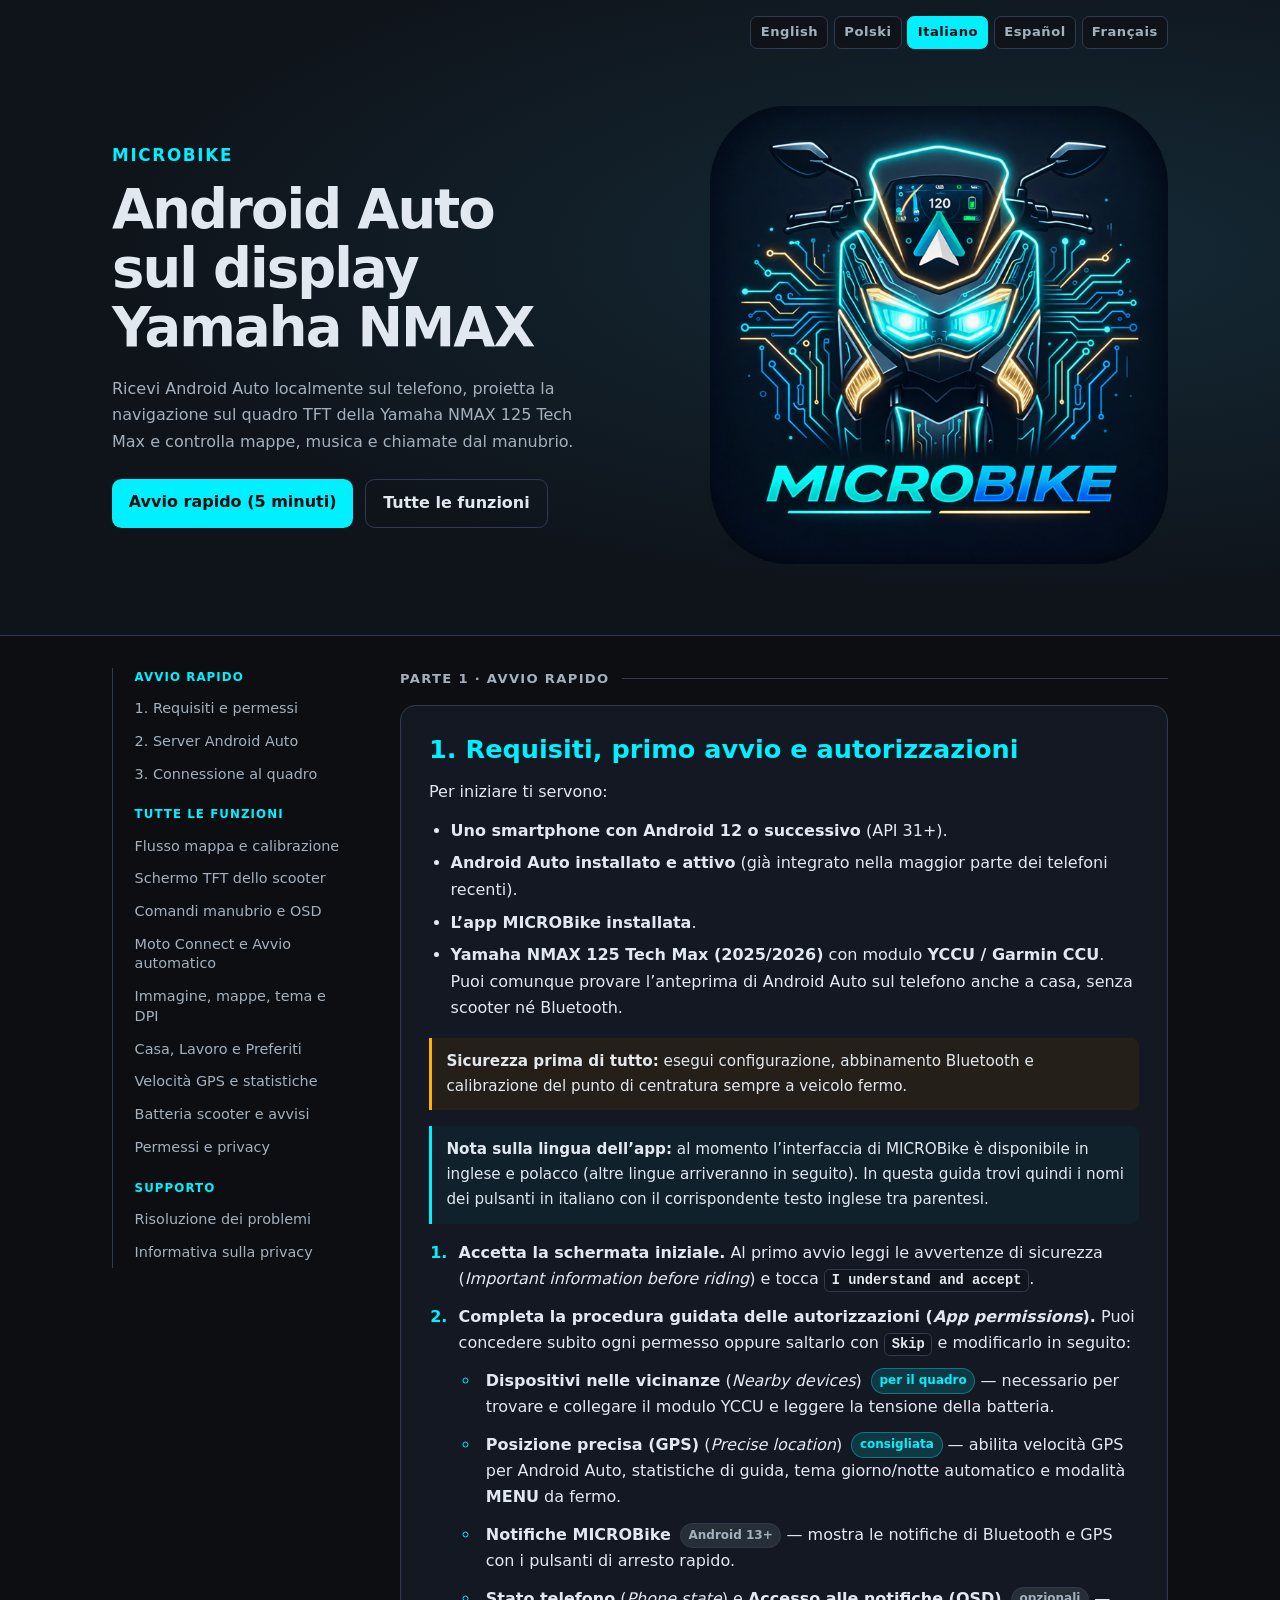
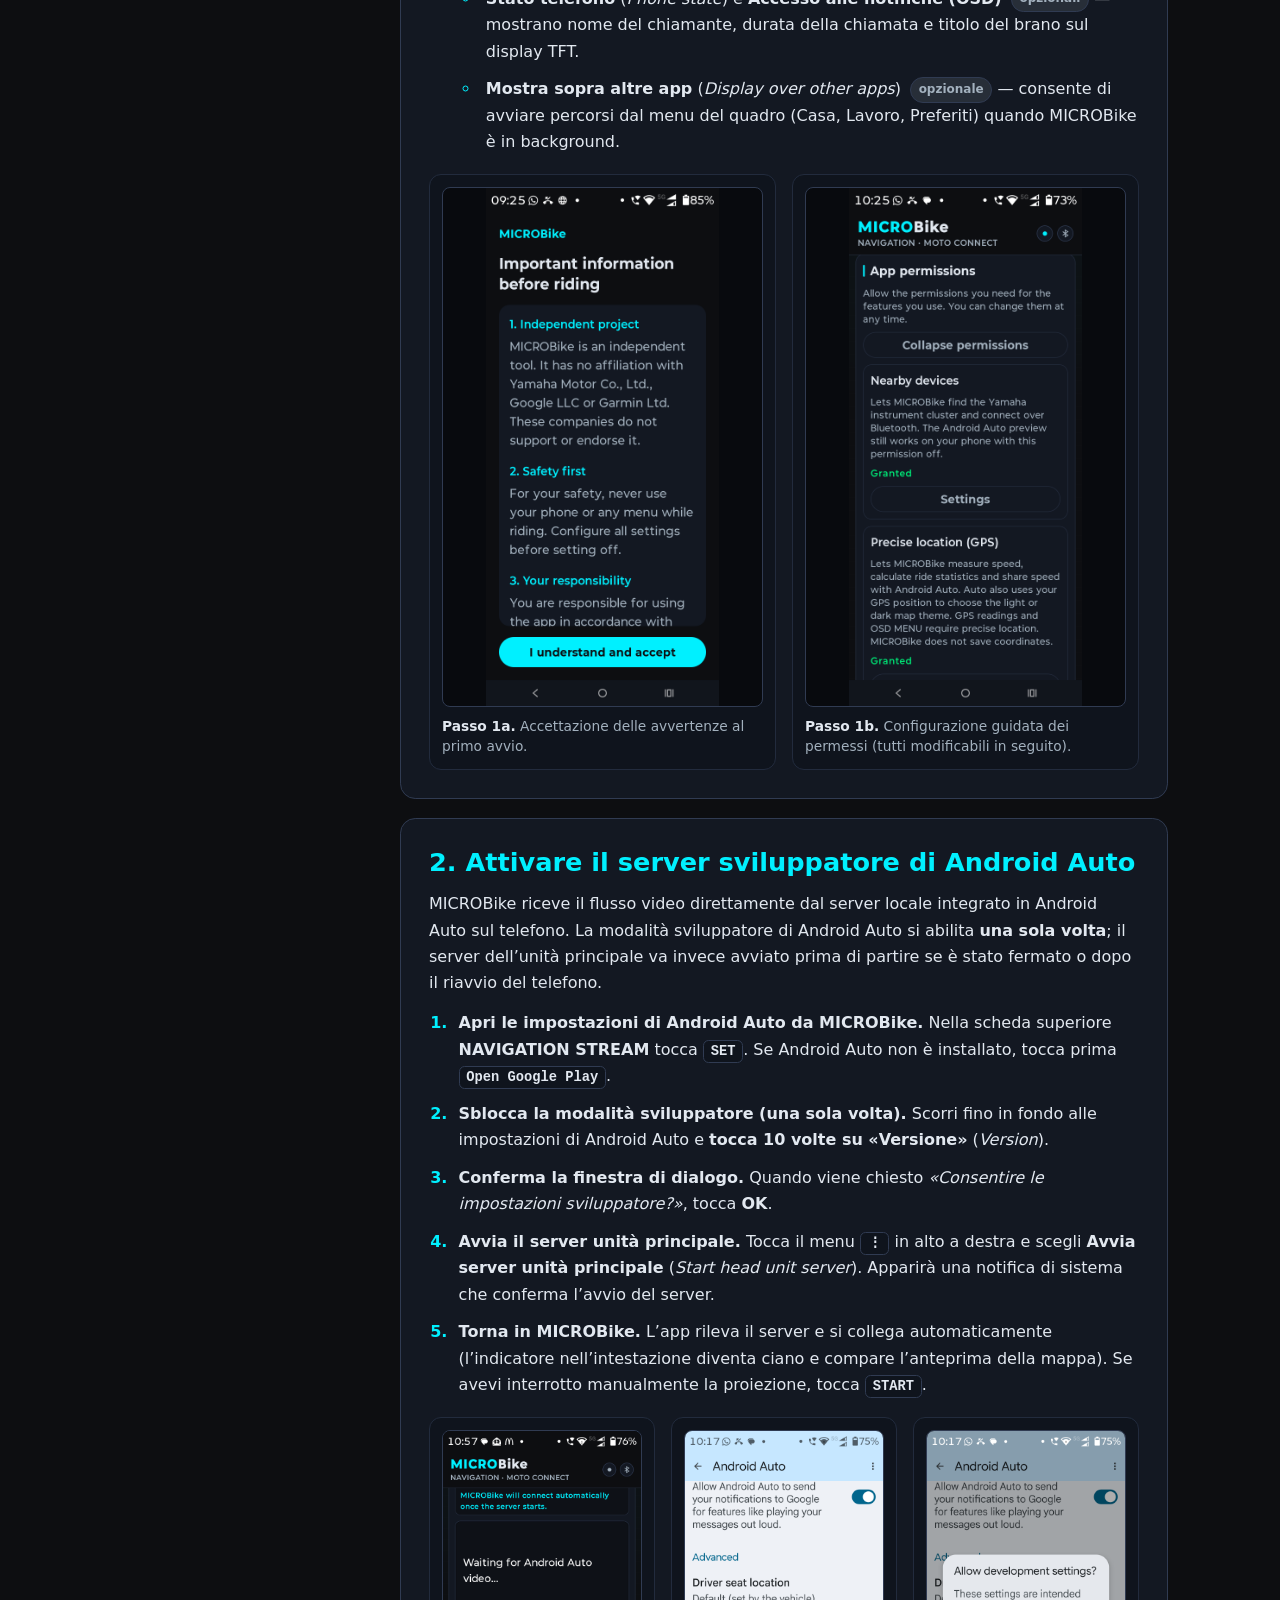
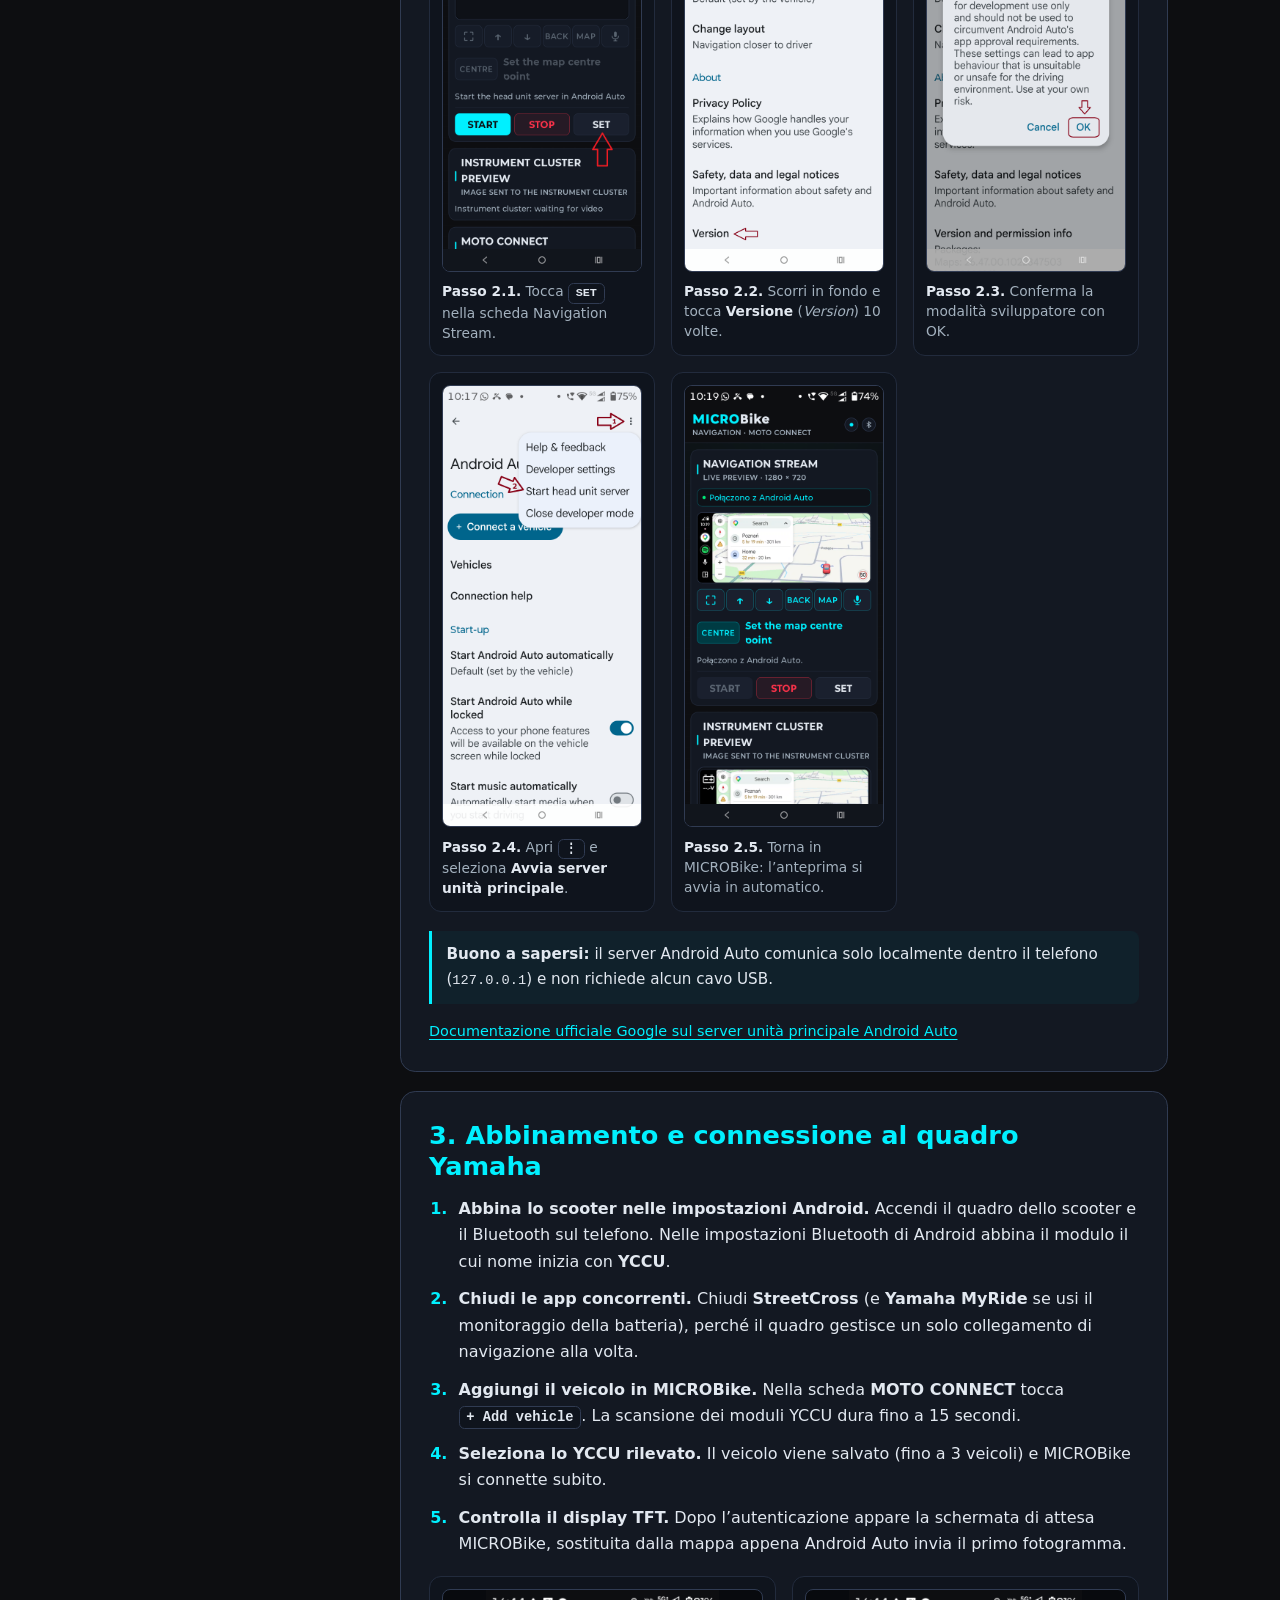
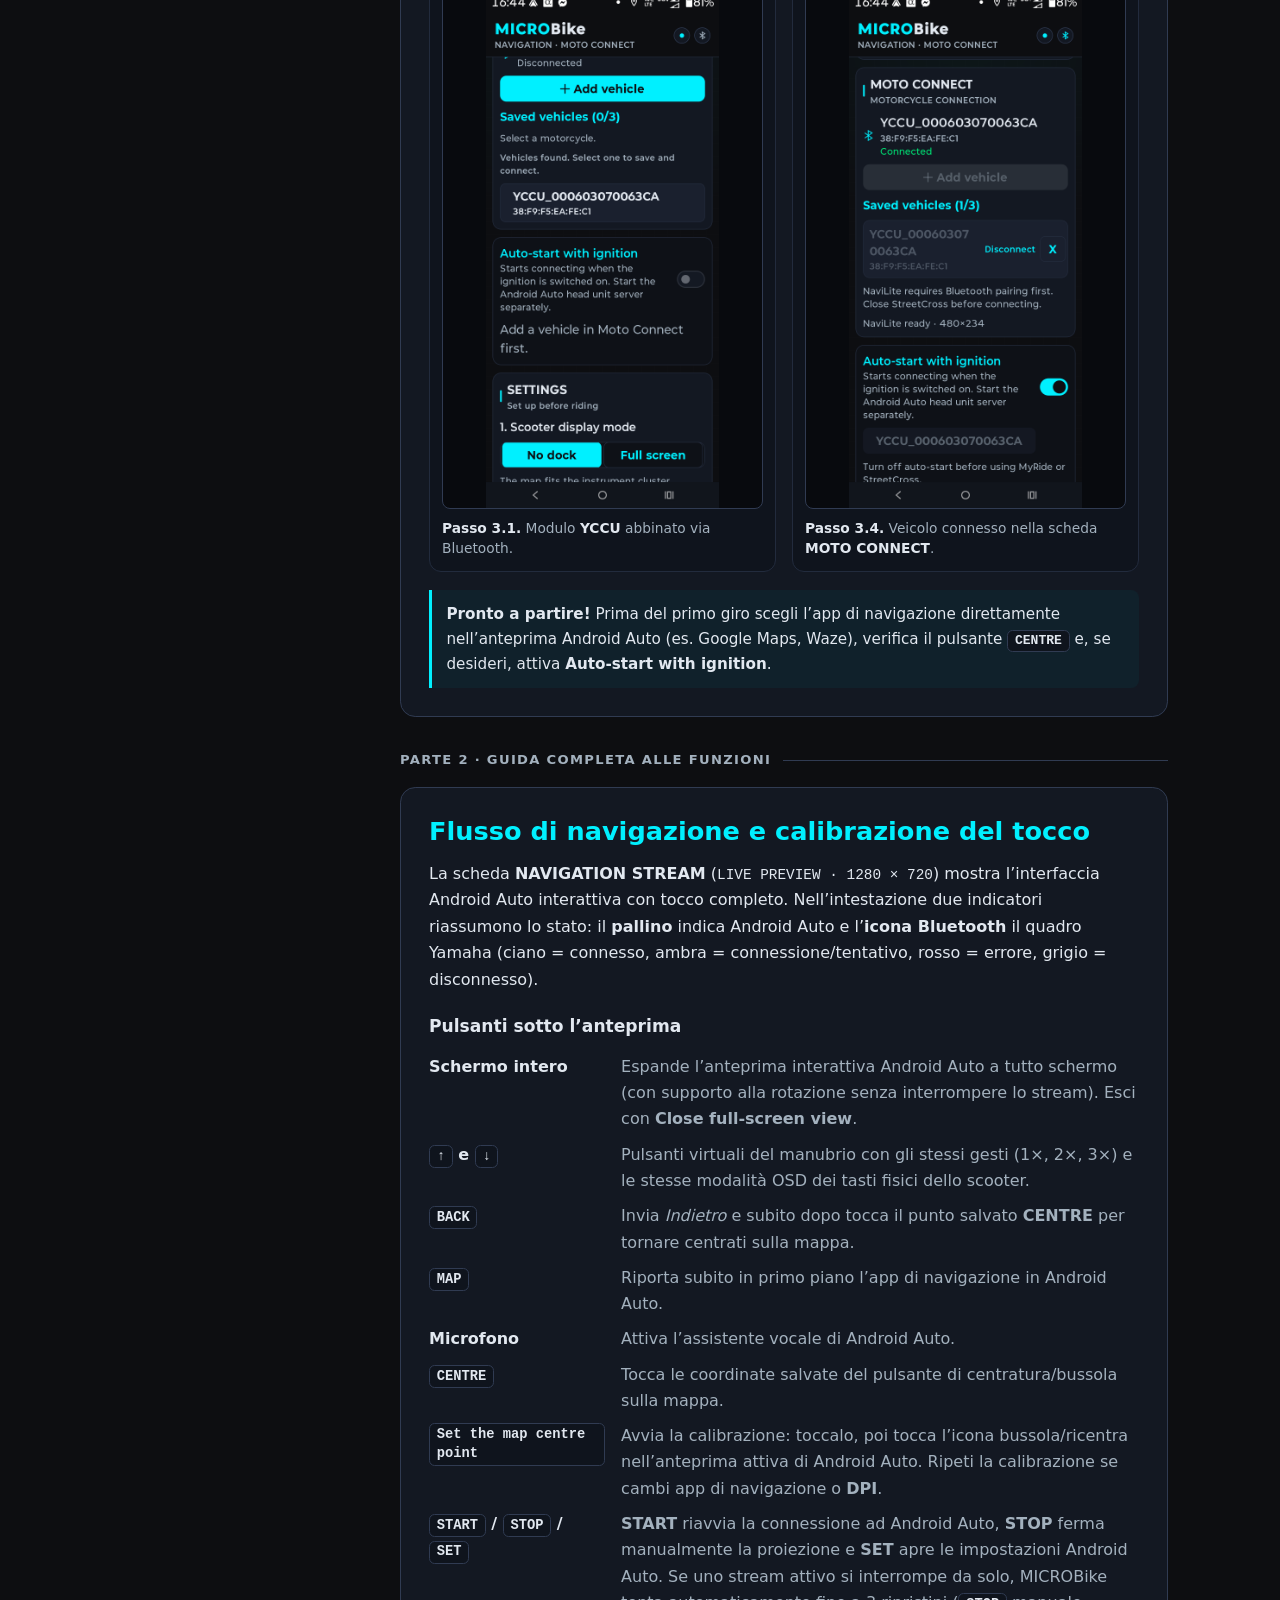
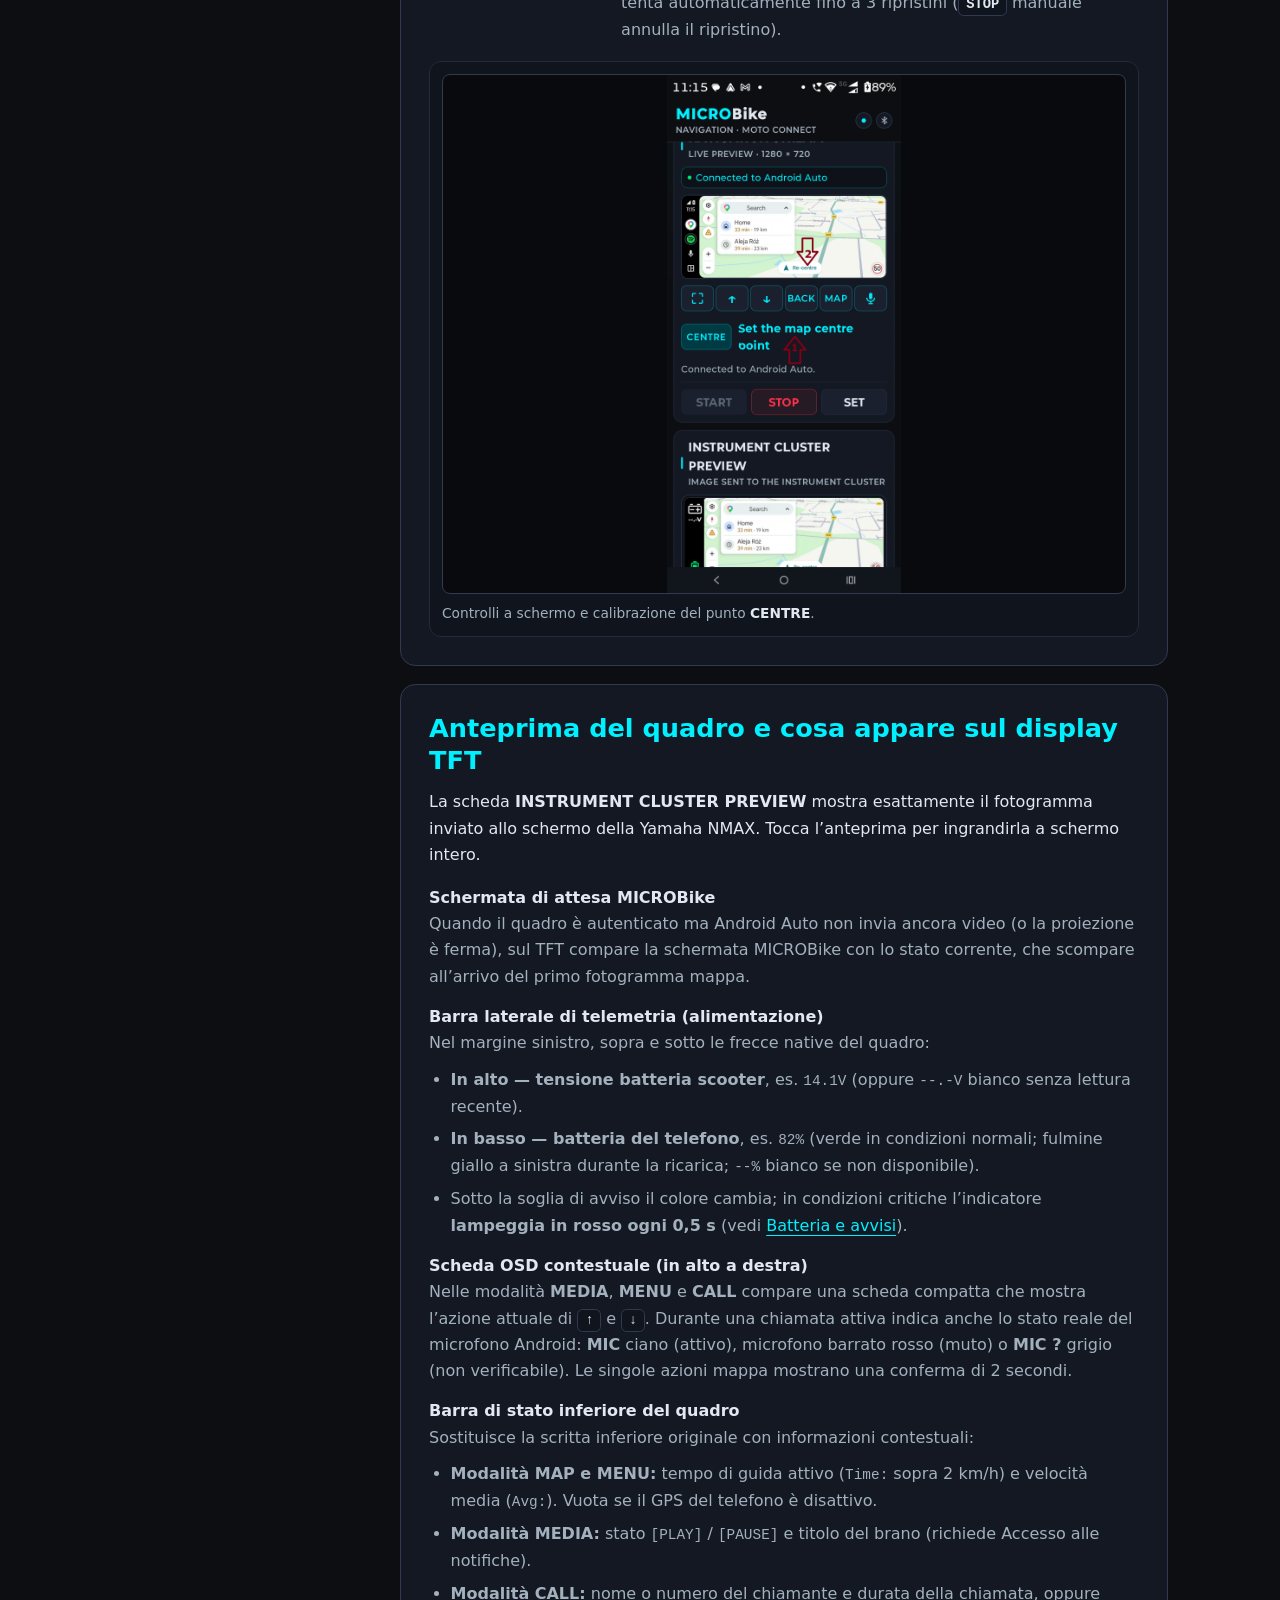
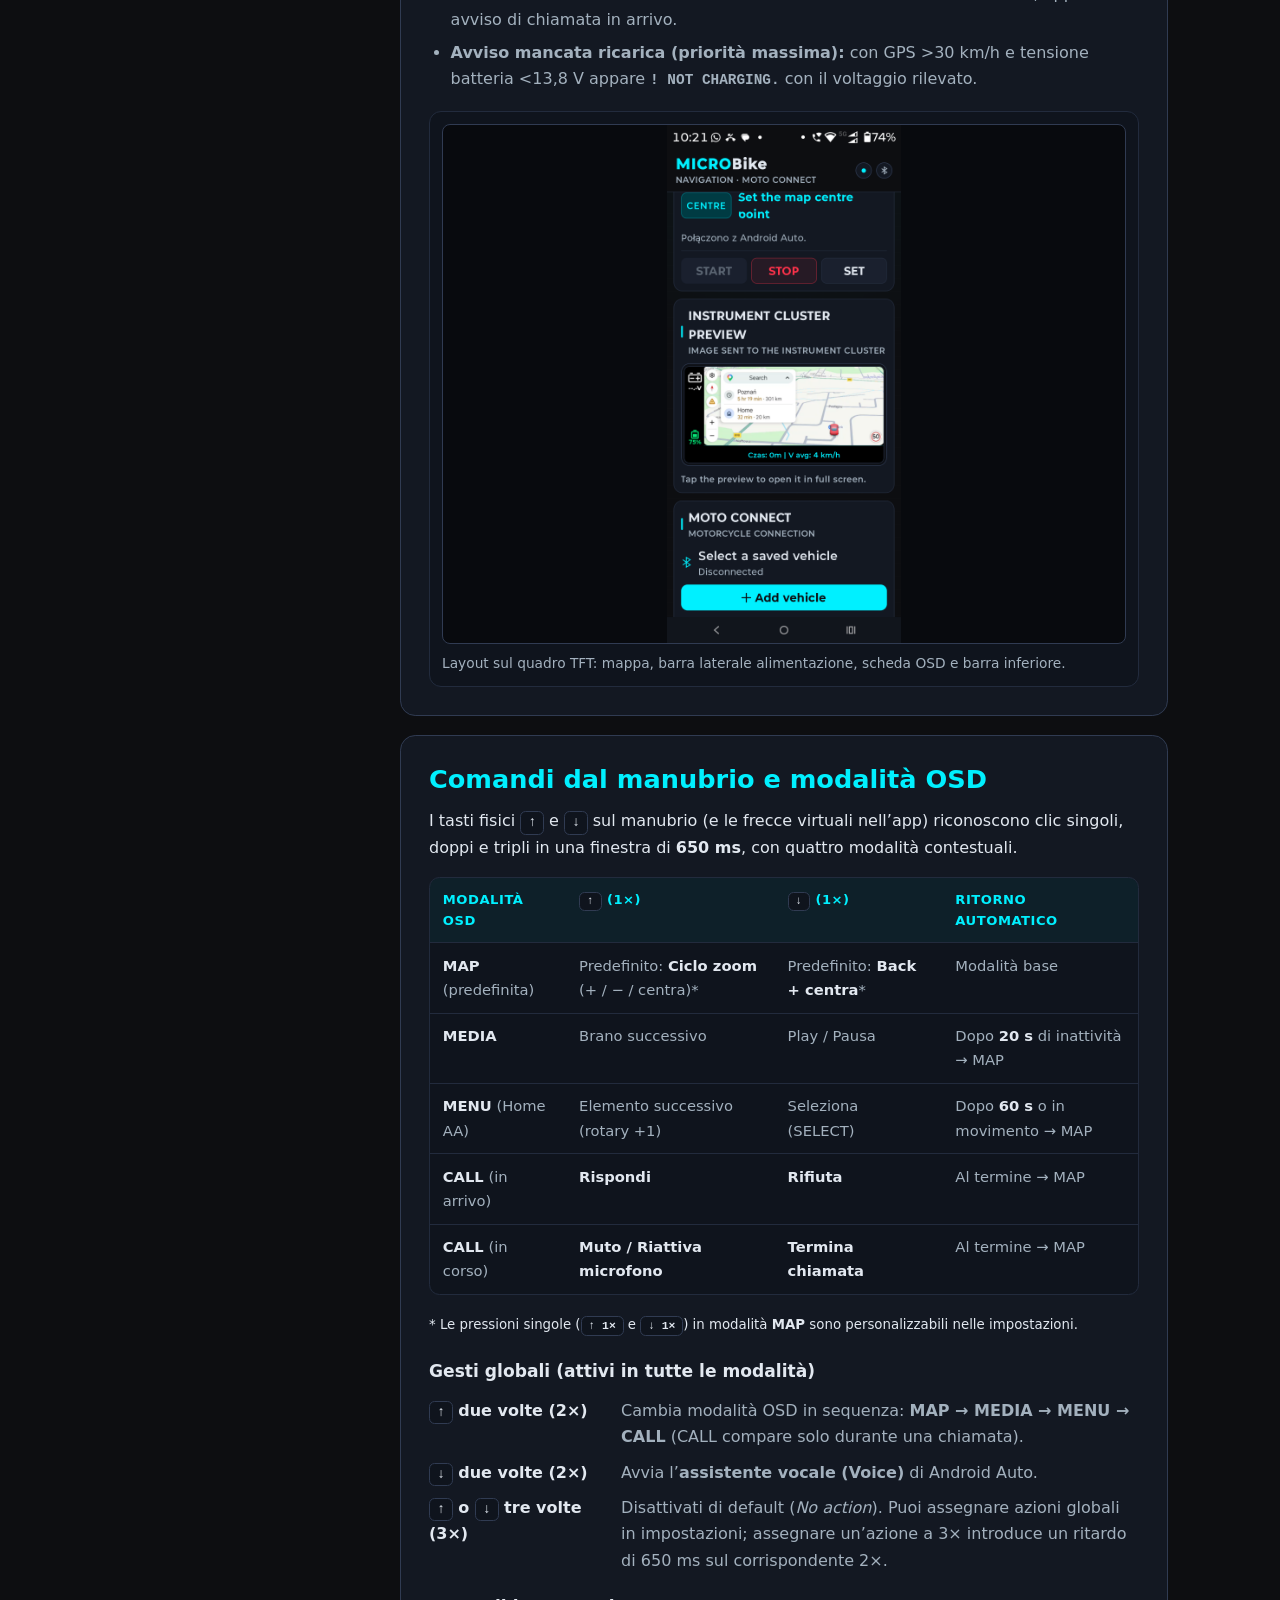
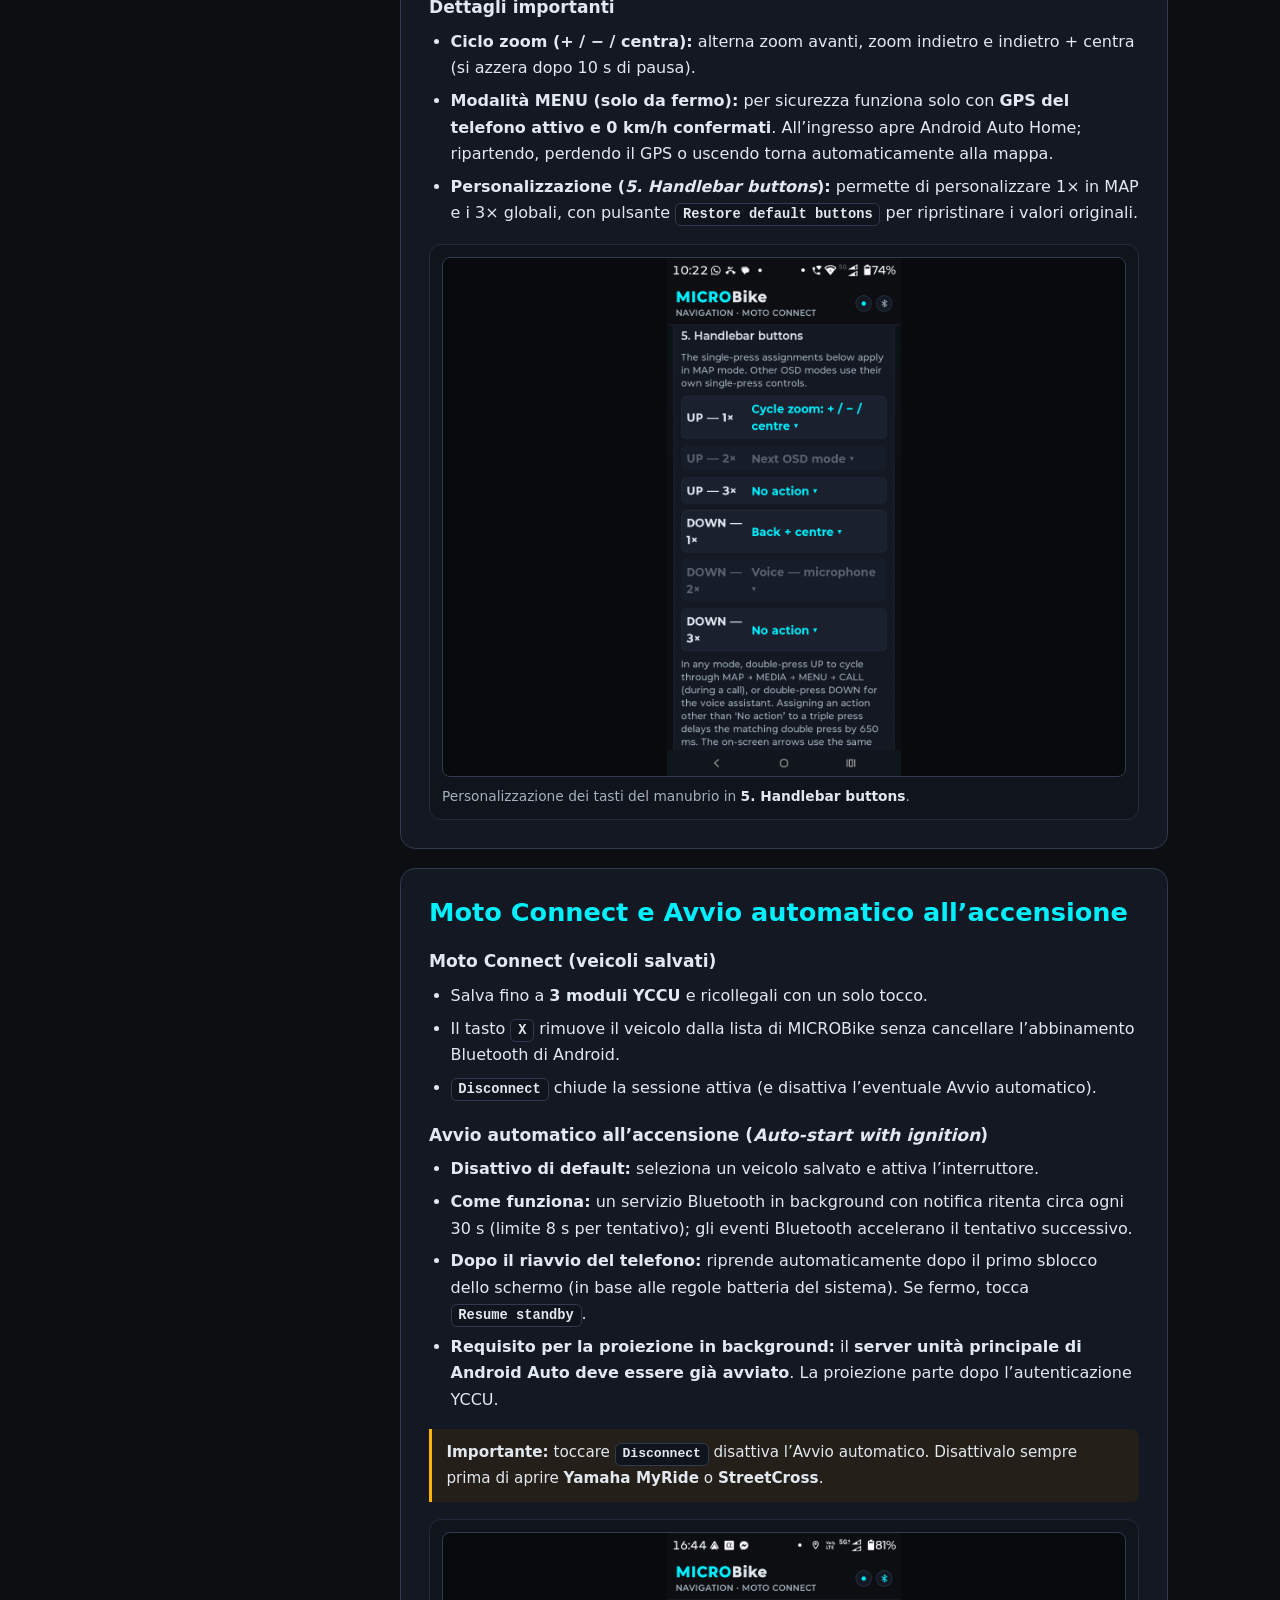
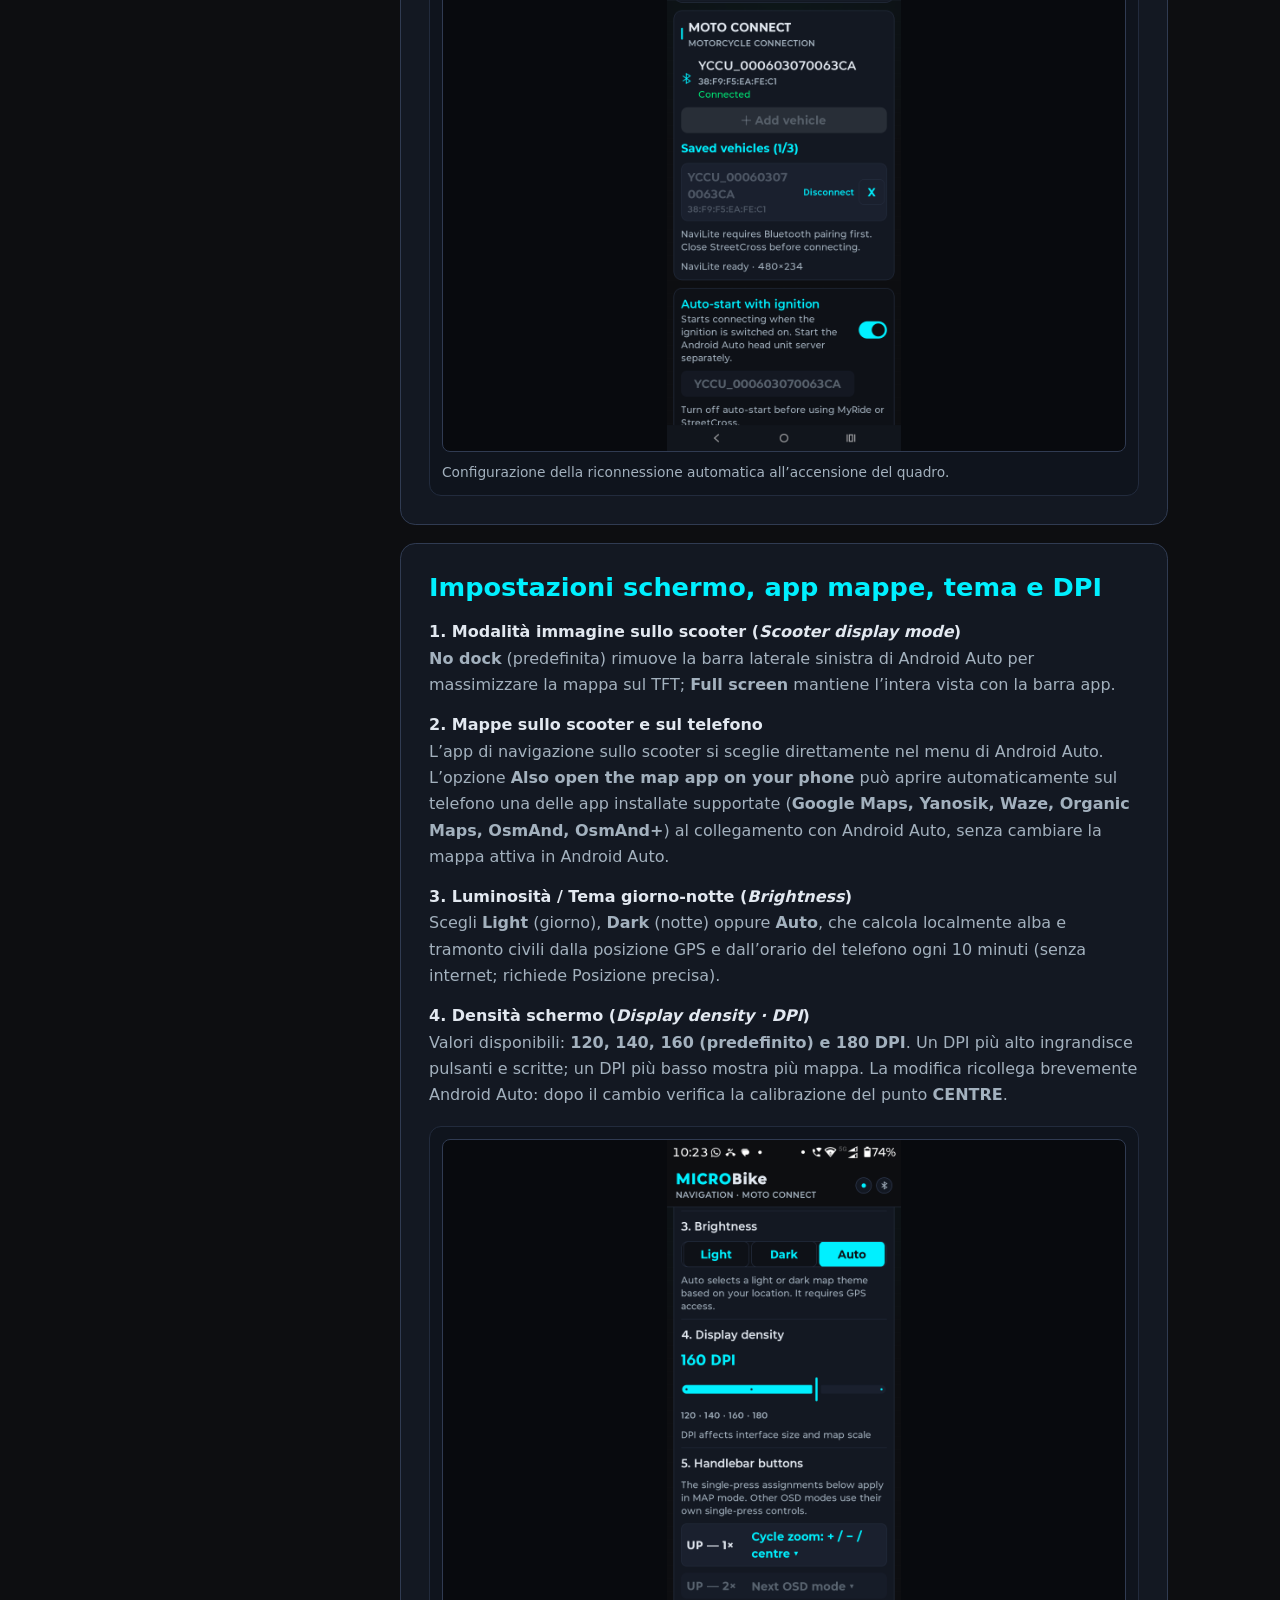
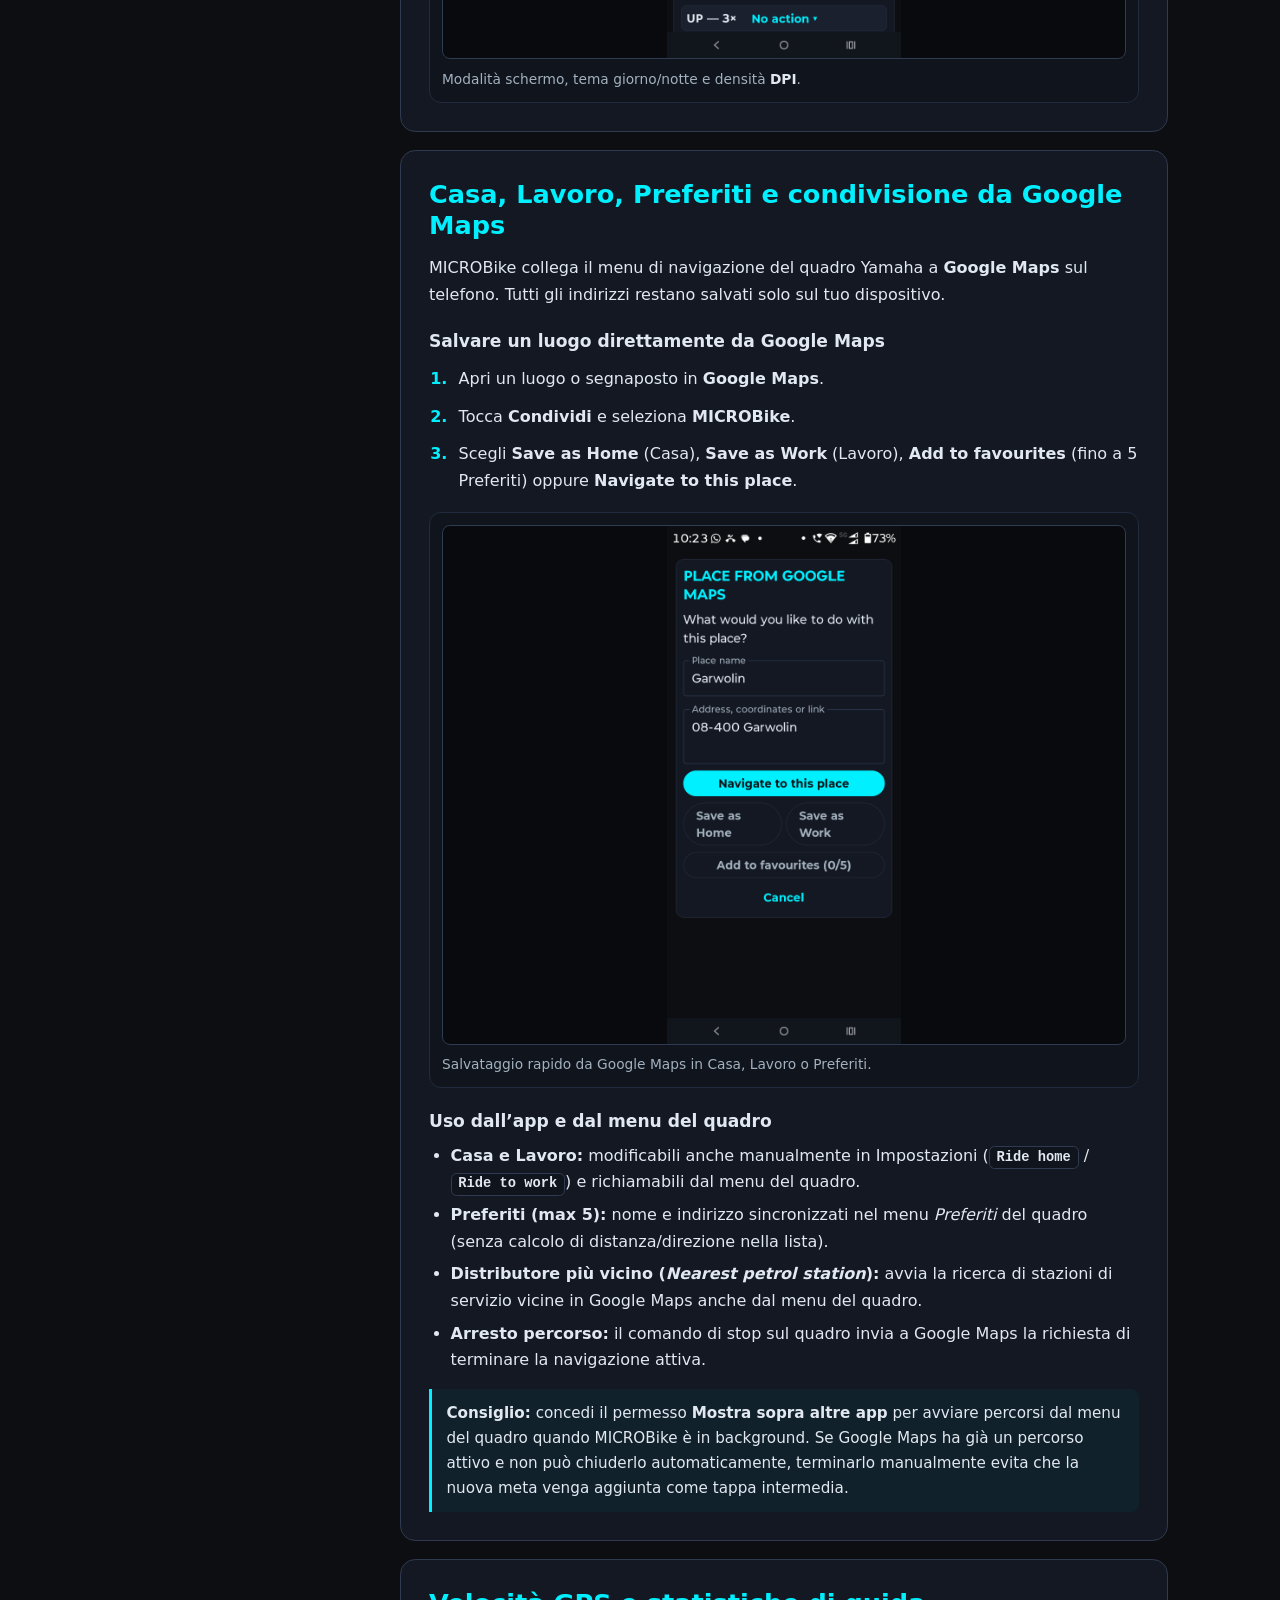
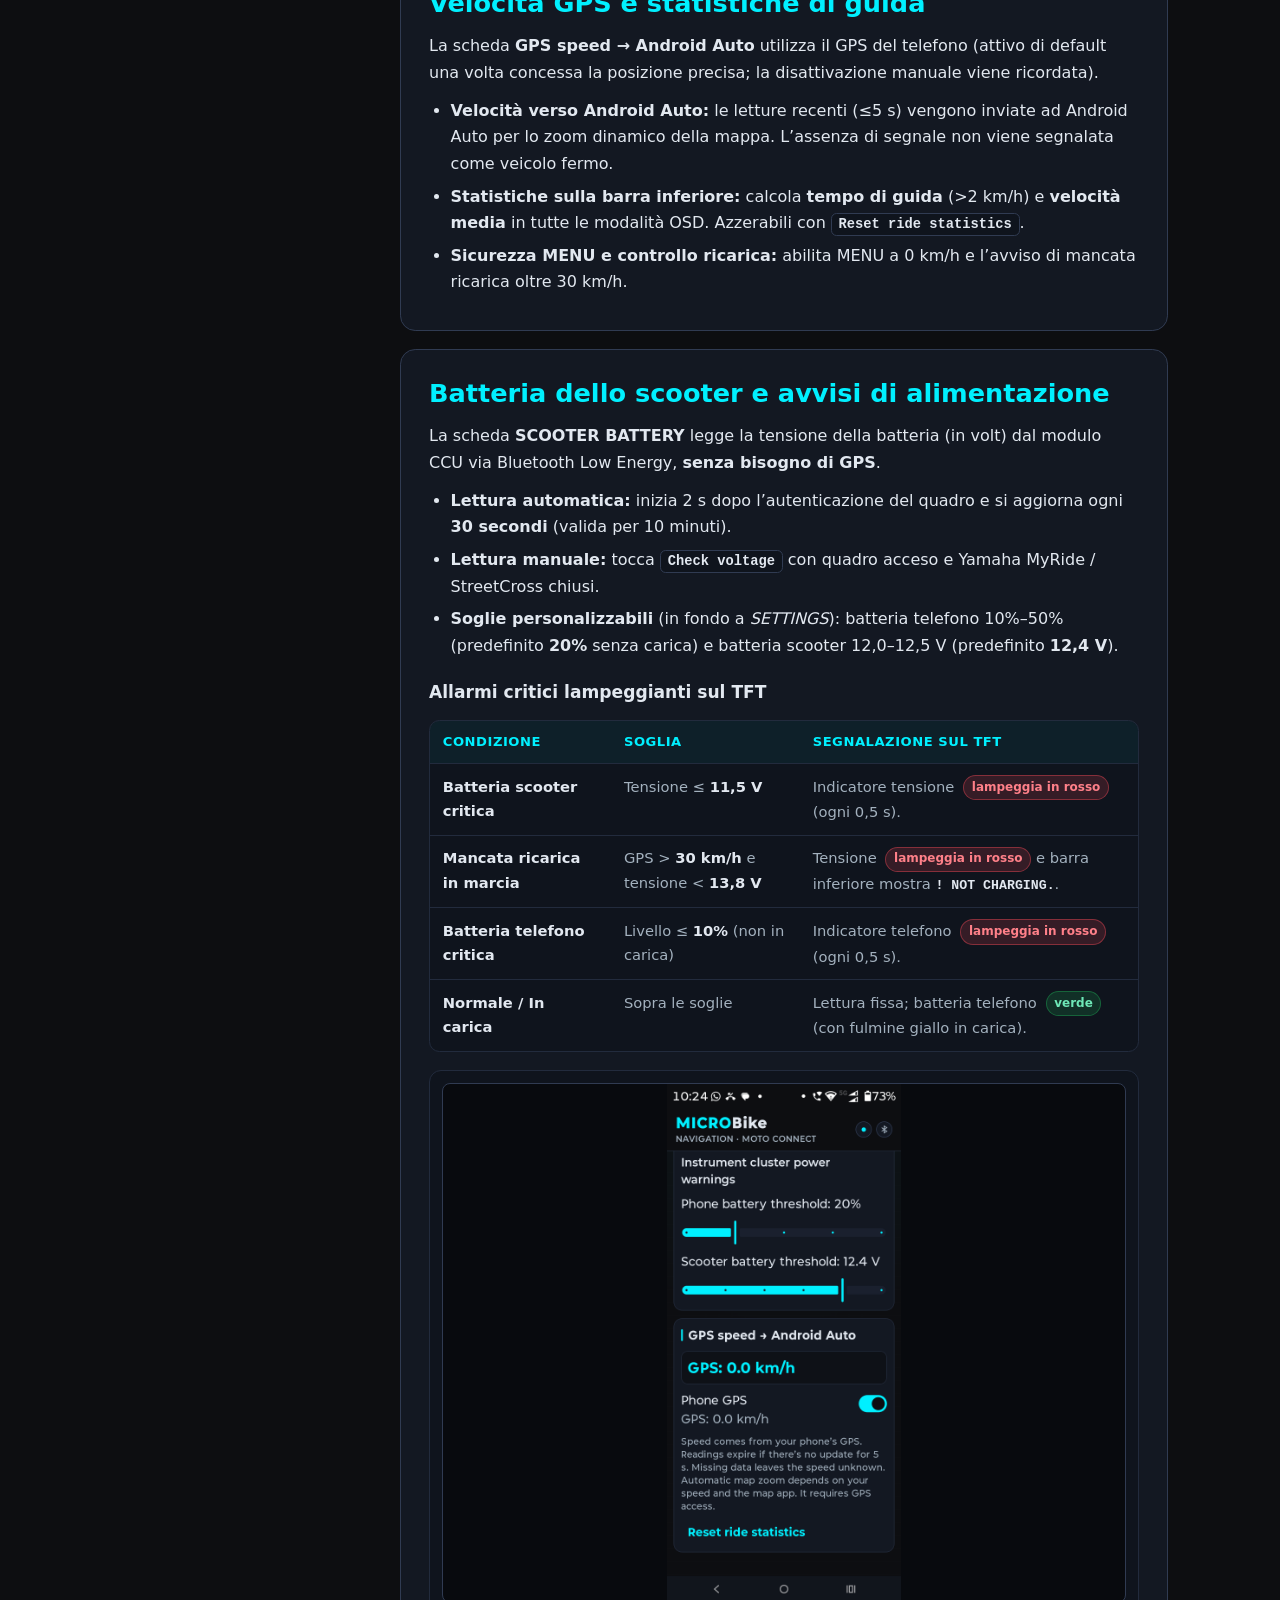
<file: it.html>
<!doctype html>
<html lang="it">
<head>
  <meta charset="utf-8">
  <meta name="viewport" content="width=device-width, initial-scale=1">
  <meta name="description" content="Guida completa a MICROBike: avvio rapido, autorizzazioni, attivazione del server unità principale di Android Auto, connessione al quadro Yamaha NMAX 125 Tech Max e descrizione di tutte le funzioni.">
  <title>MICROBike · Manuale d’uso</title>
  <link rel="icon" href="microbike.png" type="image/png">
  <link rel="stylesheet" href="style.css">
  <link rel="alternate" hreflang="en" href="index.html">
  <link rel="alternate" hreflang="pl" href="pl.html">
  <link rel="alternate" hreflang="it" href="it.html">
  <link rel="alternate" hreflang="es" href="es.html">
  <link rel="alternate" hreflang="fr" href="fr.html">
  <link rel="alternate" hreflang="x-default" href="index.html">
</head>
<body>
  <a class="skip-link" href="#content">Vai alla guida</a>

  <header class="hero">
    <div class="topbar">
      <nav class="lang-switch" aria-label="Selezione lingua">
        <a href="index.html" hreflang="en" lang="en">English</a>
        <a href="pl.html" hreflang="pl" lang="pl">Polski</a>
        <a href="it.html" hreflang="it" lang="it" aria-current="page">Italiano</a>
        <a href="es.html" hreflang="es" lang="es">Español</a>
        <a href="fr.html" hreflang="fr" lang="fr">Français</a>
      </nav>
    </div>
    <div class="hero-inner">
      <div>
        <p class="brand">MICROBike</p>
        <h1>Android Auto sul display Yamaha NMAX</h1>
        <p class="intro">Ricevi Android Auto localmente sul telefono, proietta la navigazione sul quadro TFT della Yamaha NMAX 125 Tech Max e controlla mappe, musica e chiamate dal manubrio.</p>
        <div class="hero-actions">
          <a class="button" href="#quick-start">Avvio rapido (5 minuti)</a>
          <a class="button-secondary" href="#stream-calibration">Tutte le funzioni</a>
        </div>
      </div>
      <img src="microbike.png" width="640" height="640" alt="Logo MICROBike" fetchpriority="high">
    </div>
  </header>

  <div class="layout">
    <nav class="toc" aria-label="Indice">
      <p class="nav-group">Avvio rapido</p>
      <a href="#quick-start">1. Requisiti e permessi</a>
      <a href="#aa-server">2. Server Android Auto</a>
      <a href="#cluster-connect">3. Connessione al quadro</a>

      <p class="nav-group">Tutte le funzioni</p>
      <a href="#stream-calibration">Flusso mappa e calibrazione</a>
      <a href="#cluster-display">Schermo TFT dello scooter</a>
      <a href="#handlebar-osd">Comandi manubrio e OSD</a>
      <a href="#moto-connect">Moto Connect e Avvio automatico</a>
      <a href="#display-settings">Immagine, mappe, tema e DPI</a>
      <a href="#saved-places">Casa, Lavoro e Preferiti</a>
      <a href="#gps-stats">Velocità GPS e statistiche</a>
      <a href="#battery-alerts">Batteria scooter e avvisi</a>
      <a href="#permissions">Permessi e privacy</a>

      <p class="nav-group">Supporto</p>
      <a href="#troubleshooting">Risoluzione dei problemi</a>
      <a href="#privacy-policy">Informativa sulla privacy</a>
    </nav>

    <main id="content" tabindex="-1">
      <p class="part-heading">Parte 1 · Avvio rapido</p>

      <section id="quick-start">
        <h2>1. Requisiti, primo avvio e autorizzazioni</h2>
        <p>Per iniziare ti servono:</p>
        <ul>
          <li><strong>Uno smartphone con Android 12 o successivo</strong> (API 31+).</li>
          <li><strong>Android Auto installato e attivo</strong> (già integrato nella maggior parte dei telefoni recenti).</li>
          <li><strong>L’app MICROBike installata</strong>.</li>
          <li><strong>Yamaha NMAX 125 Tech Max (2025/2026)</strong> con modulo <strong>YCCU / Garmin CCU</strong>. Puoi comunque provare l’anteprima di Android Auto sul telefono anche a casa, senza scooter né Bluetooth.</li>
        </ul>
        <p class="callout"><strong>Sicurezza prima di tutto:</strong> esegui configurazione, abbinamento Bluetooth e calibrazione del punto di centratura sempre a veicolo fermo.</p>
        <p class="tip"><strong>Nota sulla lingua dell’app:</strong> al momento l’interfaccia di MICROBike è disponibile in inglese e polacco (altre lingue arriveranno in seguito). In questa guida trovi quindi i nomi dei pulsanti in italiano con il corrispondente testo inglese tra parentesi.</p>

        <ol class="steps">
          <li><strong>Accetta la schermata iniziale.</strong> Al primo avvio leggi le avvertenze di sicurezza (<em>Important information before riding</em>) e tocca <kbd>I understand and accept</kbd>.</li>
          <li><strong>Completa la procedura guidata delle autorizzazioni (<em>App permissions</em>).</strong> Puoi concedere subito ogni permesso oppure saltarlo con <kbd>Skip</kbd> e modificarlo in seguito:
            <ul>
              <li><strong>Dispositivi nelle vicinanze</strong> (<em>Nearby devices</em>) <span class="badge badge-req">per il quadro</span> — necessario per trovare e collegare il modulo YCCU e leggere la tensione della batteria.</li>
              <li><strong>Posizione precisa (GPS)</strong> (<em>Precise location</em>) <span class="badge badge-req">consigliata</span> — abilita velocità GPS per Android Auto, statistiche di guida, tema giorno/notte automatico e modalità <strong>MENU</strong> da fermo.</li>
              <li><strong>Notifiche MICROBike</strong> <span class="badge badge-opt">Android 13+</span> — mostra le notifiche di Bluetooth e GPS con i pulsanti di arresto rapido.</li>
              <li><strong>Stato telefono</strong> (<em>Phone state</em>) e <strong>Accesso alle notifiche (OSD)</strong> <span class="badge badge-opt">opzionali</span> — mostrano nome del chiamante, durata della chiamata e titolo del brano sul display TFT.</li>
              <li><strong>Mostra sopra altre app</strong> (<em>Display over other apps</em>) <span class="badge badge-opt">opzionale</span> — consente di avviare percorsi dal menu del quadro (Casa, Lavoro, Preferiti) quando MICROBike è in background.</li>
            </ul>
          </li>
        </ol>

        <div class="shot-grid shot-grid--2">
          <!-- SCREENSHOT: manual/images/01-ekran-powitalny.png -->
          <figure class="shot">
            <img src="images/01-ekran-powitalny.png"
                 alt="Schermata iniziale MICROBike con avvertenze di sicurezza"
                 loading="lazy">
            <div class="shot-placeholder" hidden>
              <span class="shot-badge">Screenshot 01</span>
              <code class="shot-file">images/01-ekran-powitalny.png</code>
              <span class="shot-desc">Schermata iniziale con le avvertenze di sicurezza e il pulsante di accettazione.</span>
            </div>
            <figcaption><strong>Passo 1a.</strong> Accettazione delle avvertenze al primo avvio.</figcaption>
          </figure>

          <!-- SCREENSHOT: manual/images/02-uprawnienia-kreator.png -->
          <figure class="shot">
            <img src="images/02-uprawnienia-kreator.png"
                 alt="Procedura guidata App permissions in MICROBike"
                 loading="lazy">
            <div class="shot-placeholder" hidden>
              <span class="shot-badge">Screenshot 02</span>
              <code class="shot-file">images/02-uprawnienia-kreator.png</code>
              <span class="shot-desc">Procedura guidata “App permissions” (passo 1 di 6 — Nearby devices).</span>
            </div>
            <figcaption><strong>Passo 1b.</strong> Configurazione guidata dei permessi (tutti modificabili in seguito).</figcaption>
          </figure>
        </div>
      </section>

      <section id="aa-server">
        <h2>2. Attivare il server sviluppatore di Android Auto</h2>
        <p>MICROBike riceve il flusso video direttamente dal server locale integrato in Android Auto sul telefono. La modalità sviluppatore di Android Auto si abilita <strong>una sola volta</strong>; il server dell’unità principale va invece avviato prima di partire se è stato fermato o dopo il riavvio del telefono.</p>

        <ol class="steps">
          <li><strong>Apri le impostazioni di Android Auto da MICROBike.</strong> Nella scheda superiore <strong>NAVIGATION STREAM</strong> tocca <kbd>SET</kbd>. Se Android Auto non è installato, tocca prima <kbd>Open Google Play</kbd>.</li>
          <li><strong>Sblocca la modalità sviluppatore (una sola volta).</strong> Scorri fino in fondo alle impostazioni di Android Auto e <strong>tocca 10 volte su «Versione»</strong> (<em>Version</em>).</li>
          <li><strong>Conferma la finestra di dialogo.</strong> Quando viene chiesto <em>«Consentire le impostazioni sviluppatore?»</em>, tocca <strong>OK</strong>.</li>
          <li><strong>Avvia il server unità principale.</strong> Tocca il menu <kbd>⋮</kbd> in alto a destra e scegli <strong>Avvia server unità principale</strong> (<em>Start head unit server</em>). Apparirà una notifica di sistema che conferma l’avvio del server.</li>
          <li><strong>Torna in MICROBike.</strong> L’app rileva il server e si collega automaticamente (l’indicatore nell’intestazione diventa ciano e compare l’anteprima della mappa). Se avevi interrotto manualmente la proiezione, tocca <kbd>START</kbd>.</li>
        </ol>

        <div class="shot-grid">
          <!-- SCREENSHOT: manual/images/03-aa-przycisk-set.png -->
          <figure class="shot">
            <img src="images/03-aa-przycisk-set.png"
                 alt="Scheda NAVIGATION STREAM in MICROBike con pulsante SET"
                 loading="lazy">
            <div class="shot-placeholder" hidden>
              <span class="shot-badge">Screenshot 03</span>
              <code class="shot-file">images/03-aa-przycisk-set.png</code>
              <span class="shot-desc">Scheda “NAVIGATION STREAM” con il pulsante SET in basso.</span>
            </div>
            <figcaption><strong>Passo 2.1.</strong> Tocca <kbd>SET</kbd> nella scheda Navigation Stream.</figcaption>
          </figure>

          <!-- SCREENSHOT: manual/images/04-aa-ustawienia-wersja.png -->
          <figure class="shot">
            <img src="images/04-aa-ustawienia-wersja.png"
                 alt="Fondo delle impostazioni di Android Auto con voce Versione"
                 loading="lazy">
            <div class="shot-placeholder" hidden>
              <span class="shot-badge">Screenshot 04</span>
              <code class="shot-file">images/04-aa-ustawienia-wersja.png</code>
              <span class="shot-desc">Impostazioni Android Auto in fondo alla pagina: voce “Versione / Version” (10 tocchi).</span>
            </div>
            <figcaption><strong>Passo 2.2.</strong> Scorri in fondo e tocca <strong>Versione</strong> (<em>Version</em>) 10 volte.</figcaption>
          </figure>

          <!-- SCREENSHOT: manual/images/05-aa-tryb-programisty.png -->
          <figure class="shot">
            <img src="images/05-aa-tryb-programisty.png"
                 alt="Finestra di conferma impostazioni sviluppatore di Android Auto"
                 loading="lazy">
            <div class="shot-placeholder" hidden>
              <span class="shot-badge">Screenshot 05</span>
              <code class="shot-file">images/05-aa-tryb-programisty.png</code>
              <span class="shot-desc">Finestra di dialogo Android Auto per consentire le impostazioni sviluppatore (OK).</span>
            </div>
            <figcaption><strong>Passo 2.3.</strong> Conferma la modalità sviluppatore con OK.</figcaption>
          </figure>

          <!-- SCREENSHOT: manual/images/06-aa-uruchom-serwer.png -->
          <figure class="shot">
            <img src="images/06-aa-uruchom-serwer.png"
                 alt="Menu ⋮ di Android Auto con Avvia server unità principale"
                 loading="lazy">
            <div class="shot-placeholder" hidden>
              <span class="shot-badge">Screenshot 06</span>
              <code class="shot-file">images/06-aa-uruchom-serwer.png</code>
              <span class="shot-desc">Menu ⋮ in alto a destra con “Avvia server unità principale / Start head unit server”.</span>
            </div>
            <figcaption><strong>Passo 2.4.</strong> Apri <kbd>⋮</kbd> e seleziona <strong>Avvia server unità principale</strong>.</figcaption>
          </figure>

          <!-- SCREENSHOT: manual/images/07-aa-podglad-live.png -->
          <figure class="shot">
            <img src="images/07-aa-podglad-live.png"
                 alt="Anteprima live di Android Auto attiva in MICROBike"
                 loading="lazy">
            <div class="shot-placeholder" hidden>
              <span class="shot-badge">Screenshot 07</span>
              <code class="shot-file">images/07-aa-podglad-live.png</code>
              <span class="shot-desc">Ritorno a MICROBike con la mappa Android Auto attiva in anteprima.</span>
            </div>
            <figcaption><strong>Passo 2.5.</strong> Torna in MICROBike: l’anteprima si avvia in automatico.</figcaption>
          </figure>
        </div>

        <p class="tip"><strong>Buono a sapersi:</strong> il server Android Auto comunica solo localmente dentro il telefono (<code>127.0.0.1</code>) e non richiede alcun cavo USB.</p>
        <p class="support-link"><a href="https://developer.android.com/training/cars/testing/dhu#running-dhu">Documentazione ufficiale Google sul server unità principale Android Auto</a></p>
      </section>

      <section id="cluster-connect">
        <h2>3. Abbinamento e connessione al quadro Yamaha</h2>
        <ol class="steps">
          <li><strong>Abbina lo scooter nelle impostazioni Android.</strong> Accendi il quadro dello scooter e il Bluetooth sul telefono. Nelle impostazioni Bluetooth di Android abbina il modulo il cui nome inizia con <strong>YCCU</strong>.</li>
          <li><strong>Chiudi le app concorrenti.</strong> Chiudi <strong>StreetCross</strong> (e <strong>Yamaha MyRide</strong> se usi il monitoraggio della batteria), perché il quadro gestisce un solo collegamento di navigazione alla volta.</li>
          <li><strong>Aggiungi il veicolo in MICROBike.</strong> Nella scheda <strong>MOTO CONNECT</strong> tocca <kbd>+ Add vehicle</kbd>. La scansione dei moduli YCCU dura fino a 15 secondi.</li>
          <li><strong>Seleziona lo YCCU rilevato.</strong> Il veicolo viene salvato (fino a 3 veicoli) e MICROBike si connette subito.</li>
          <li><strong>Controlla il display TFT.</strong> Dopo l’autenticazione appare la schermata di attesa MICROBike, sostituita dalla mappa appena Android Auto invia il primo fotogramma.</li>
        </ol>

        <div class="shot-grid shot-grid--2">
          <!-- SCREENSHOT: manual/images/08-bluetooth-parowanie-yccu.png -->
          <figure class="shot">
            <img src="images/08-bluetooth-parowanie-yccu.png"
                 alt="Modulo YCCU abbinato nelle impostazioni Bluetooth di Android"
                 loading="lazy">
            <div class="shot-placeholder" hidden>
              <span class="shot-badge">Screenshot 08</span>
              <code class="shot-file">images/08-bluetooth-parowanie-yccu.png</code>
              <span class="shot-desc">Impostazioni Bluetooth di Android con il dispositivo “YCCU...” abbinato.</span>
            </div>
            <figcaption><strong>Passo 3.1.</strong> Modulo <strong>YCCU</strong> abbinato via Bluetooth.</figcaption>
          </figure>

          <!-- SCREENSHOT: manual/images/09-moto-connect-polaczono.png -->
          <figure class="shot">
            <img src="images/09-moto-connect-polaczono.png"
                 alt="Scheda MOTO CONNECT in MICROBike con veicolo connesso"
                 loading="lazy">
            <div class="shot-placeholder" hidden>
              <span class="shot-badge">Screenshot 09</span>
              <code class="shot-file">images/09-moto-connect-polaczono.png</code>
              <span class="shot-desc">Scheda “MOTO CONNECT” con veicolo salvato e stato “Connected”.</span>
            </div>
            <figcaption><strong>Passo 3.4.</strong> Veicolo connesso nella scheda <strong>MOTO CONNECT</strong>.</figcaption>
          </figure>
        </div>

        <p class="tip"><strong>Pronto a partire!</strong> Prima del primo giro scegli l’app di navigazione direttamente nell’anteprima Android Auto (es. Google Maps, Waze), verifica il pulsante <kbd>CENTRE</kbd> e, se desideri, attiva <strong>Auto-start with ignition</strong>.</p>
      </section>

      <p class="part-heading">Parte 2 · Guida completa alle funzioni</p>

      <section id="stream-calibration">
        <h2>Flusso di navigazione e calibrazione del tocco</h2>
        <p>La scheda <strong>NAVIGATION STREAM</strong> (<code>LIVE PREVIEW · 1280 × 720</code>) mostra l’interfaccia Android Auto interattiva con tocco completo. Nell’intestazione due indicatori riassumono lo stato: il <strong>pallino</strong> indica Android Auto e l’<strong>icona Bluetooth</strong> il quadro Yamaha (ciano = connesso, ambra = connessione/tentativo, rosso = errore, grigio = disconnesso).</p>

        <h3>Pulsanti sotto l’anteprima</h3>
        <dl class="controls">
          <dt>Schermo intero</dt>
          <dd>Espande l’anteprima interattiva Android Auto a tutto schermo (con supporto alla rotazione senza interrompere lo stream). Esci con <strong>Close full-screen view</strong>.</dd>
          <dt><kbd>↑</kbd> e <kbd>↓</kbd></dt>
          <dd>Pulsanti virtuali del manubrio con gli stessi gesti (1×, 2×, 3×) e le stesse modalità OSD dei tasti fisici dello scooter.</dd>
          <dt><kbd>BACK</kbd></dt>
          <dd>Invia <em>Indietro</em> e subito dopo tocca il punto salvato <strong>CENTRE</strong> per tornare centrati sulla mappa.</dd>
          <dt><kbd>MAP</kbd></dt>
          <dd>Riporta subito in primo piano l’app di navigazione in Android Auto.</dd>
          <dt>Microfono</dt>
          <dd>Attiva l’assistente vocale di Android Auto.</dd>
          <dt><kbd>CENTRE</kbd></dt>
          <dd>Tocca le coordinate salvate del pulsante di centratura/bussola sulla mappa.</dd>
          <dt><kbd>Set the map centre point</kbd></dt>
          <dd>Avvia la calibrazione: toccalo, poi tocca l’icona bussola/ricentra nell’anteprima attiva di Android Auto. Ripeti la calibrazione se cambi app di navigazione o <strong>DPI</strong>.</dd>
          <dt><kbd>START</kbd> / <kbd>STOP</kbd> / <kbd>SET</kbd></dt>
          <dd><strong>START</strong> riavvia la connessione ad Android Auto, <strong>STOP</strong> ferma manualmente la proiezione e <strong>SET</strong> apre le impostazioni Android Auto. Se uno stream attivo si interrompe da solo, MICROBike tenta automaticamente fino a 3 ripristini (<kbd>STOP</kbd> manuale annulla il ripristino).</dd>
        </dl>

        <!-- SCREENSHOT: manual/images/10-kalibracja-wysrodkuj.png -->
        <figure class="shot">
          <img src="images/10-kalibracja-wysrodkuj.png"
               alt="Controlli sotto l’anteprima Android Auto e calibrazione CENTRE"
               loading="lazy">
          <div class="shot-placeholder shot-placeholder--wide" hidden>
            <span class="shot-badge">Screenshot 10</span>
            <code class="shot-file">images/10-kalibracja-wysrodkuj.png</code>
            <span class="shot-desc">Scheda “NAVIGATION STREAM” con pulsanti di controllo e “Set the map centre point”.</span>
          </div>
          <figcaption>Controlli a schermo e calibrazione del punto <strong>CENTRE</strong>.</figcaption>
        </figure>
      </section>

      <section id="cluster-display">
        <h2>Anteprima del quadro e cosa appare sul display TFT</h2>
        <p>La scheda <strong>INSTRUMENT CLUSTER PREVIEW</strong> mostra esattamente il fotogramma inviato allo schermo della Yamaha NMAX. Tocca l’anteprima per ingrandirla a schermo intero.</p>

        <dl class="features">
          <dt>Schermata di attesa MICROBike</dt>
          <dd>Quando il quadro è autenticato ma Android Auto non invia ancora video (o la proiezione è ferma), sul TFT compare la schermata MICROBike con lo stato corrente, che scompare all’arrivo del primo fotogramma mappa.</dd>

          <dt>Barra laterale di telemetria (alimentazione)</dt>
          <dd>Nel margine sinistro, sopra e sotto le frecce native del quadro:
            <ul>
              <li><strong>In alto — tensione batteria scooter</strong>, es. <code>14.1V</code> (oppure <code>--.-V</code> bianco senza lettura recente).</li>
              <li><strong>In basso — batteria del telefono</strong>, es. <code>82%</code> (verde in condizioni normali; fulmine giallo a sinistra durante la ricarica; <code>--%</code> bianco se non disponibile).</li>
              <li>Sotto la soglia di avviso il colore cambia; in condizioni critiche l’indicatore <strong>lampeggia in rosso ogni 0,5 s</strong> (vedi <a href="#battery-alerts">Batteria e avvisi</a>).</li>
            </ul>
          </dd>

          <dt>Scheda OSD contestuale (in alto a destra)</dt>
          <dd>Nelle modalità <strong>MEDIA</strong>, <strong>MENU</strong> e <strong>CALL</strong> compare una scheda compatta che mostra l’azione attuale di <kbd>↑</kbd> e <kbd>↓</kbd>. Durante una chiamata attiva indica anche lo stato reale del microfono Android: <strong>MIC</strong> ciano (attivo), microfono barrato rosso (muto) o <strong>MIC ?</strong> grigio (non verificabile). Le singole azioni mappa mostrano una conferma di 2 secondi.</dd>

          <dt>Barra di stato inferiore del quadro</dt>
          <dd>Sostituisce la scritta inferiore originale con informazioni contestuali:
            <ul>
              <li><strong>Modalità MAP e MENU:</strong> tempo di guida attivo (<code>Time:</code> sopra 2 km/h) e velocità media (<code>Avg:</code>). Vuota se il GPS del telefono è disattivo.</li>
              <li><strong>Modalità MEDIA:</strong> stato <code>[PLAY]</code> / <code>[PAUSE]</code> e titolo del brano (richiede Accesso alle notifiche).</li>
              <li><strong>Modalità CALL:</strong> nome o numero del chiamante e durata della chiamata, oppure avviso di chiamata in arrivo.</li>
              <li><strong>Avviso mancata ricarica (priorità massima):</strong> con GPS &gt;30 km/h e tensione batteria &lt;13,8 V appare <strong><code>! NOT CHARGING.</code></strong> con il voltaggio rilevato.</li>
            </ul>
          </dd>
        </dl>

        <!-- SCREENSHOT: manual/images/11-podglad-licznika-tft.png -->
        <figure class="shot">
          <img src="images/11-podglad-licznika-tft.png"
               alt="Anteprima dello schermo TFT Yamaha NMAX con telemetria e OSD"
               loading="lazy">
          <div class="shot-placeholder shot-placeholder--wide" hidden>
            <span class="shot-badge">Screenshot 11</span>
            <code class="shot-file">images/11-podglad-licznika-tft.png</code>
            <span class="shot-desc">Anteprima quadro TFT Yamaha NMAX con mappa, barra laterale batteria/tensione, OSD in alto a destra e barra inferiore.</span>
          </div>
          <figcaption>Layout sul quadro TFT: mappa, barra laterale alimentazione, scheda OSD e barra inferiore.</figcaption>
        </figure>
      </section>

      <section id="handlebar-osd">
        <h2>Comandi dal manubrio e modalità OSD</h2>
        <p>I tasti fisici <kbd>↑</kbd> e <kbd>↓</kbd> sul manubrio (e le frecce virtuali nell’app) riconoscono clic singoli, doppi e tripli in una finestra di <strong>650 ms</strong>, con quattro modalità contestuali.</p>

        <div class="table-wrap">
          <table>
            <thead>
              <tr>
                <th>Modalità OSD</th>
                <th><kbd>↑</kbd> (1×)</th>
                <th><kbd>↓</kbd> (1×)</th>
                <th>Ritorno automatico</th>
              </tr>
            </thead>
            <tbody>
              <tr>
                <td><strong>MAP</strong> (predefinita)</td>
                <td>Predefinito: <strong>Ciclo zoom</strong> (+ / − / centra)*</td>
                <td>Predefinito: <strong>Back + centra</strong>*</td>
                <td>Modalità base</td>
              </tr>
              <tr>
                <td><strong>MEDIA</strong></td>
                <td>Brano successivo</td>
                <td>Play / Pausa</td>
                <td>Dopo <strong>20 s</strong> di inattività → MAP</td>
              </tr>
              <tr>
                <td><strong>MENU</strong> (Home AA)</td>
                <td>Elemento successivo (rotary +1)</td>
                <td>Seleziona (SELECT)</td>
                <td>Dopo <strong>60 s</strong> o in movimento → MAP</td>
              </tr>
              <tr>
                <td><strong>CALL</strong> (in arrivo)</td>
                <td><strong>Rispondi</strong></td>
                <td><strong>Rifiuta</strong></td>
                <td>Al termine → MAP</td>
              </tr>
              <tr>
                <td><strong>CALL</strong> (in corso)</td>
                <td><strong>Muto / Riattiva microfono</strong></td>
                <td><strong>Termina chiamata</strong></td>
                <td>Al termine → MAP</td>
              </tr>
            </tbody>
          </table>
        </div>

        <p><small>* Le pressioni singole (<kbd>↑ 1×</kbd> e <kbd>↓ 1×</kbd>) in modalità <strong>MAP</strong> sono personalizzabili nelle impostazioni.</small></p>

        <h3>Gesti globali (attivi in tutte le modalità)</h3>
        <dl class="controls">
          <dt><kbd>↑</kbd> due volte (2×)</dt>
          <dd>Cambia modalità OSD in sequenza: <strong>MAP → MEDIA → MENU → CALL</strong> (CALL compare solo durante una chiamata).</dd>
          <dt><kbd>↓</kbd> due volte (2×)</dt>
          <dd>Avvia l’<strong>assistente vocale (Voice)</strong> di Android Auto.</dd>
          <dt><kbd>↑</kbd> o <kbd>↓</kbd> tre volte (3×)</dt>
          <dd>Disattivati di default (<em>No action</em>). Puoi assegnare azioni globali in impostazioni; assegnare un’azione a 3× introduce un ritardo di 650 ms sul corrispondente 2×.</dd>
        </dl>

        <h3>Dettagli importanti</h3>
        <ul>
          <li><strong>Ciclo zoom (+ / − / centra):</strong> alterna zoom avanti, zoom indietro e indietro + centra (si azzera dopo 10 s di pausa).</li>
          <li><strong>Modalità MENU (solo da fermo):</strong> per sicurezza funziona solo con <strong>GPS del telefono attivo e 0 km/h confermati</strong>. All’ingresso apre Android Auto Home; ripartendo, perdendo il GPS o uscendo torna automaticamente alla mappa.</li>
          <li><strong>Personalizzazione (<em>5. Handlebar buttons</em>):</strong> permette di personalizzare 1× in MAP e i 3× globali, con pulsante <kbd>Restore default buttons</kbd> per ripristinare i valori originali.</li>
        </ul>

        <!-- SCREENSHOT: manual/images/12-przyciski-kierownicy.png -->
        <figure class="shot">
          <img src="images/12-przyciski-kierownicy.png"
               alt="Sezione 5. Handlebar buttons nelle impostazioni MICROBike"
               loading="lazy">
          <div class="shot-placeholder" hidden>
            <span class="shot-badge">Screenshot 12</span>
            <code class="shot-file">images/12-przyciski-kierownicy.png</code>
            <span class="shot-desc">Sezione “5. Handlebar buttons” con assegnazioni UP/DOWN 1×, 2×, 3×.</span>
          </div>
          <figcaption>Personalizzazione dei tasti del manubrio in <strong>5. Handlebar buttons</strong>.</figcaption>
        </figure>
      </section>

      <section id="moto-connect">
        <h2>Moto Connect e Avvio automatico all’accensione</h2>
        <h3>Moto Connect (veicoli salvati)</h3>
        <ul>
          <li>Salva fino a <strong>3 moduli YCCU</strong> e ricollegali con un solo tocco.</li>
          <li>Il tasto <kbd>X</kbd> rimuove il veicolo dalla lista di MICROBike senza cancellare l’abbinamento Bluetooth di Android.</li>
          <li><kbd>Disconnect</kbd> chiude la sessione attiva (e disattiva l’eventuale Avvio automatico).</li>
        </ul>

        <h3>Avvio automatico all’accensione (<em>Auto-start with ignition</em>)</h3>
        <ul>
          <li><strong>Disattivo di default:</strong> seleziona un veicolo salvato e attiva l’interruttore.</li>
          <li><strong>Come funziona:</strong> un servizio Bluetooth in background con notifica ritenta circa ogni 30 s (limite 8 s per tentativo); gli eventi Bluetooth accelerano il tentativo successivo.</li>
          <li><strong>Dopo il riavvio del telefono:</strong> riprende automaticamente dopo il primo sblocco dello schermo (in base alle regole batteria del sistema). Se fermo, tocca <kbd>Resume standby</kbd>.</li>
          <li><strong>Requisito per la proiezione in background:</strong> il <strong>server unità principale di Android Auto deve essere già avviato</strong>. La proiezione parte dopo l’autenticazione YCCU.</li>
        </ul>
        <p class="callout"><strong>Importante:</strong> toccare <kbd>Disconnect</kbd> disattiva l’Avvio automatico. Disattivalo sempre prima di aprire <strong>Yamaha MyRide</strong> o <strong>StreetCross</strong>.</p>

        <!-- SCREENSHOT: manual/images/13-autostart-po-zaplonie.png -->
        <figure class="shot">
          <img src="images/13-autostart-po-zaplonie.png"
               alt="Scheda Auto-start with ignition in MICROBike"
               loading="lazy">
          <div class="shot-placeholder shot-placeholder--wide" hidden>
            <span class="shot-badge">Screenshot 13</span>
            <code class="shot-file">images/13-autostart-po-zaplonie.png</code>
            <span class="shot-desc">Scheda “Auto-start with ignition” attiva con veicolo YCCU selezionato.</span>
          </div>
          <figcaption>Configurazione della riconnessione automatica all’accensione del quadro.</figcaption>
        </figure>
      </section>

      <section id="display-settings">
        <h2>Impostazioni schermo, app mappe, tema e DPI</h2>
        <dl class="features">
          <dt>1. Modalità immagine sullo scooter (<em>Scooter display mode</em>)</dt>
          <dd><strong>No dock</strong> (predefinita) rimuove la barra laterale sinistra di Android Auto per massimizzare la mappa sul TFT; <strong>Full screen</strong> mantiene l’intera vista con la barra app.</dd>

          <dt>2. Mappe sullo scooter e sul telefono</dt>
          <dd>L’app di navigazione sullo scooter si sceglie direttamente nel menu di Android Auto. L’opzione <strong>Also open the map app on your phone</strong> può aprire automaticamente sul telefono una delle app installate supportate (<strong>Google Maps, Yanosik, Waze, Organic Maps, OsmAnd, OsmAnd+</strong>) al collegamento con Android Auto, senza cambiare la mappa attiva in Android Auto.</dd>

          <dt>3. Luminosità / Tema giorno-notte (<em>Brightness</em>)</dt>
          <dd>Scegli <strong>Light</strong> (giorno), <strong>Dark</strong> (notte) oppure <strong>Auto</strong>, che calcola localmente alba e tramonto civili dalla posizione GPS e dall’orario del telefono ogni 10 minuti (senza internet; richiede Posizione precisa).</dd>

          <dt>4. Densità schermo (<em>Display density · DPI</em>)</dt>
          <dd>Valori disponibili: <strong>120, 140, 160 (predefinito) e 180 DPI</strong>. Un DPI più alto ingrandisce pulsanti e scritte; un DPI più basso mostra più mappa. La modifica ricollega brevemente Android Auto: dopo il cambio verifica la calibrazione del punto <strong>CENTRE</strong>.</dd>
        </dl>

        <!-- SCREENSHOT: manual/images/14-ustawienia-obrazu-dpi.png -->
        <figure class="shot">
          <img src="images/14-ustawienia-obrazu-dpi.png"
               alt="Impostazioni modalità immagine, tema e densità DPI"
               loading="lazy">
          <div class="shot-placeholder" hidden>
            <span class="shot-badge">Screenshot 14</span>
            <code class="shot-file">images/14-ustawienia-obrazu-dpi.png</code>
            <span class="shot-desc">Scheda SETTINGS: No dock / Full screen, Brightness (Light / Dark / Auto) e cursore DPI (120–180).</span>
          </div>
          <figcaption>Modalità schermo, tema giorno/notte e densità <strong>DPI</strong>.</figcaption>
        </figure>
      </section>

      <section id="saved-places">
        <h2>Casa, Lavoro, Preferiti e condivisione da Google Maps</h2>
        <p>MICROBike collega il menu di navigazione del quadro Yamaha a <strong>Google Maps</strong> sul telefono. Tutti gli indirizzi restano salvati solo sul tuo dispositivo.</p>

        <h3>Salvare un luogo direttamente da Google Maps</h3>
        <ol class="steps">
          <li>Apri un luogo o segnaposto in <strong>Google Maps</strong>.</li>
          <li>Tocca <strong>Condividi</strong> e seleziona <strong>MICROBike</strong>.</li>
          <li>Scegli <strong>Save as Home</strong> (Casa), <strong>Save as Work</strong> (Lavoro), <strong>Add to favourites</strong> (fino a 5 Preferiti) oppure <strong>Navigate to this place</strong>.</li>
        </ol>

        <!-- SCREENSHOT: manual/images/15-google-maps-udostepnij.png -->
        <figure class="shot">
          <img src="images/15-google-maps-udostepnij.png"
               alt="Schermata luogo condiviso da Google Maps in MICROBike"
               loading="lazy">
          <div class="shot-placeholder" hidden>
            <span class="shot-badge">Screenshot 15</span>
            <code class="shot-file">images/15-google-maps-udostepnij.png</code>
            <span class="shot-desc">Schermata “PLACE FROM GOOGLE MAPS” dopo Condividi → MICROBike.</span>
          </div>
          <figcaption>Salvataggio rapido da Google Maps in Casa, Lavoro o Preferiti.</figcaption>
        </figure>

        <h3>Uso dall’app e dal menu del quadro</h3>
        <ul>
          <li><strong>Casa e Lavoro:</strong> modificabili anche manualmente in Impostazioni (<kbd>Ride home</kbd> / <kbd>Ride to work</kbd>) e richiamabili dal menu del quadro.</li>
          <li><strong>Preferiti (max 5):</strong> nome e indirizzo sincronizzati nel menu <em>Preferiti</em> del quadro (senza calcolo di distanza/direzione nella lista).</li>
          <li><strong>Distributore più vicino (<em>Nearest petrol station</em>):</strong> avvia la ricerca di stazioni di servizio vicine in Google Maps anche dal menu del quadro.</li>
          <li><strong>Arresto percorso:</strong> il comando di stop sul quadro invia a Google Maps la richiesta di terminare la navigazione attiva.</li>
        </ul>
        <p class="tip"><strong>Consiglio:</strong> concedi il permesso <strong>Mostra sopra altre app</strong> per avviare percorsi dal menu del quadro quando MICROBike è in background. Se Google Maps ha già un percorso attivo e non può chiuderlo automaticamente, terminarlo manualmente evita che la nuova meta venga aggiunta come tappa intermedia.</p>
      </section>

      <section id="gps-stats">
        <h2>Velocità GPS e statistiche di guida</h2>
        <p>La scheda <strong>GPS speed → Android Auto</strong> utilizza il GPS del telefono (attivo di default una volta concessa la posizione precisa; la disattivazione manuale viene ricordata).</p>
        <ul>
          <li><strong>Velocità verso Android Auto:</strong> le letture recenti (≤5 s) vengono inviate ad Android Auto per lo zoom dinamico della mappa. L’assenza di segnale non viene segnalata come veicolo fermo.</li>
          <li><strong>Statistiche sulla barra inferiore:</strong> calcola <strong>tempo di guida</strong> (&gt;2 km/h) e <strong>velocità media</strong> in tutte le modalità OSD. Azzerabili con <kbd>Reset ride statistics</kbd>.</li>
          <li><strong>Sicurezza MENU e controllo ricarica:</strong> abilita MENU a 0 km/h e l’avviso di mancata ricarica oltre 30 km/h.</li>
        </ul>
      </section>

      <section id="battery-alerts">
        <h2>Batteria dello scooter e avvisi di alimentazione</h2>
        <p>La scheda <strong>SCOOTER BATTERY</strong> legge la tensione della batteria (in volt) dal modulo CCU via Bluetooth Low Energy, <strong>senza bisogno di GPS</strong>.</p>
        <ul>
          <li><strong>Lettura automatica:</strong> inizia 2 s dopo l’autenticazione del quadro e si aggiorna ogni <strong>30 secondi</strong> (valida per 10 minuti).</li>
          <li><strong>Lettura manuale:</strong> tocca <kbd>Check voltage</kbd> con quadro acceso e Yamaha MyRide / StreetCross chiusi.</li>
          <li><strong>Soglie personalizzabili</strong> (in fondo a <em>SETTINGS</em>): batteria telefono 10%–50% (predefinito <strong>20%</strong> senza carica) e batteria scooter 12,0–12,5 V (predefinito <strong>12,4 V</strong>).</li>
        </ul>

        <h3>Allarmi critici lampeggianti sul TFT</h3>
        <div class="table-wrap">
          <table>
            <thead>
              <tr>
                <th>Condizione</th>
                <th>Soglia</th>
                <th>Segnalazione sul TFT</th>
              </tr>
            </thead>
            <tbody>
              <tr>
                <td><strong>Batteria scooter critica</strong></td>
                <td>Tensione ≤ <strong>11,5 V</strong></td>
                <td>Indicatore tensione <span class="badge badge-warn">lampeggia in rosso</span> (ogni 0,5 s).</td>
              </tr>
              <tr>
                <td><strong>Mancata ricarica in marcia</strong></td>
                <td>GPS &gt; <strong>30 km/h</strong> e tensione &lt; <strong>13,8 V</strong></td>
                <td>Tensione <span class="badge badge-warn">lampeggia in rosso</span> e barra inferiore mostra <strong><code>! NOT CHARGING.</code></strong>.</td>
              </tr>
              <tr>
                <td><strong>Batteria telefono critica</strong></td>
                <td>Livello ≤ <strong>10%</strong> (non in carica)</td>
                <td>Indicatore telefono <span class="badge badge-warn">lampeggia in rosso</span> (ogni 0,5 s).</td>
              </tr>
              <tr>
                <td><strong>Normale / In carica</strong></td>
                <td>Sopra le soglie</td>
                <td>Lettura fissa; batteria telefono <span class="badge badge-ok">verde</span> (con fulmine giallo in carica).</td>
              </tr>
            </tbody>
          </table>
        </div>

        <!-- SCREENSHOT: manual/images/16-gps-i-akumulator.png -->
        <figure class="shot">
          <img src="images/16-gps-i-akumulator.png"
               alt="Schede GPS speed e SCOOTER BATTERY in MICROBike"
               loading="lazy">
          <div class="shot-placeholder shot-placeholder--wide" hidden>
            <span class="shot-badge">Screenshot 16</span>
            <code class="shot-file">images/16-gps-i-akumulator.png</code>
            <span class="shot-desc">Schede “GPS speed → Android Auto” e “SCOOTER BATTERY” con tensione in V.</span>
          </div>
          <figcaption>Velocità GPS in tempo reale e tensione batteria dello scooter.</figcaption>
        </figure>
      </section>

      <section id="permissions">
        <h2>Permessi dell’app, lingua e privacy</h2>
        <p>Puoi gestire tutte le autorizzazioni in qualsiasi momento nella sezione <strong>App permissions</strong> (<kbd>Manage permissions</kbd>).</p>

        <div class="table-wrap">
          <table>
            <thead>
              <tr>
                <th>Permesso</th>
                <th>A cosa serve</th>
                <th>Cosa funziona comunque senza</th>
              </tr>
            </thead>
            <tbody>
              <tr>
                <td><strong>Dispositivi nelle vicinanze</strong></td>
                <td>Ricerca e connessione al quadro YCCU, Avvio automatico e lettura tensione batteria.</td>
                <td>L’anteprima Android Auto sul telefono funziona comunque.</td>
              </tr>
              <tr>
                <td><strong>Posizione precisa (GPS)</strong></td>
                <td>Velocità GPS per Android Auto, statistiche, tema Auto, modalità MENU da fermo e avviso ricarica.</td>
                <td>Proiezione mappa e quadro funzionano; tema Chiaro/Scuro selezionabile a mano.</td>
              </tr>
              <tr>
                <td><strong>Notifiche MICROBike</strong> (Android 13+)</td>
                <td>Notifiche permanenti di Bluetooth e GPS con tasti di arresto.</td>
                <td>I servizi possono comunque funzionare senza apparire nella tendina notifiche.</td>
              </tr>
              <tr>
                <td><strong>Stato telefono</strong></td>
                <td>Rilevamento più preciso di squilli e chiamate attive. Non legge contatti né cronologia chiamate.</td>
                <td>Rilevamento chiamate basato sulla modalità audio del telefono.</td>
              </tr>
              <tr>
                <td><strong>Accesso alle notifiche (OSD)</strong></td>
                <td>Nome/numero chiamante, titolo brano e stato riproduzione sul quadro.</td>
                <td>Le modalità CALL e MEDIA funzionano con etichette generiche.</td>
              </tr>
              <tr>
                <td><strong>Mostra sopra altre app</strong></td>
                <td>Avvio percorsi dal menu del quadro con MICROBike in background.</td>
                <td>Connessione al quadro e avvio percorsi ad app aperta funzionano normalmente.</td>
              </tr>
            </tbody>
          </table>
        </div>

        <h3>Privacy e lingua</h3>
        <ul>
          <li><strong>Elaborazione locale:</strong> le coordinate GPS non vengono mai salvate; i dati di chiamate e brani restano solo in memoria RAM mentre l’app è aperta.</li>
          <li><strong>Lingua dell’app:</strong> attualmente sono disponibili <strong>inglese</strong> e <strong>polacco</strong> (altre lingue sono in programma). Su Android 13+ puoi cambiare lingua in <em>Impostazioni → App → MICROBike → Lingua</em>.</li>
        </ul>
      </section>

      <p class="part-heading">Parte 3 · Supporto</p>

      <section id="troubleshooting">
        <h2>Risoluzione dei problemi</h2>

        <details>
          <summary>L’anteprima Android Auto non compare o resta in connessione</summary>
          <p>Verifica che il server unità principale sia attivo (Impostazioni Android Auto → <kbd>⋮</kbd> → <strong>Avvia server unità principale</strong>). Se risultava già attivo, scegli <strong>Arresta server unità principale</strong>, riavvialo, torna in MICROBike e tocca <kbd>START</kbd>.</p>
        </details>

        <details>
          <summary>MICROBike non trova il quadro YCCU o non riesce a connettersi</summary>
          <p>Controlla che: il quadro sia acceso, <strong>YCCU</strong> sia abbinato nel Bluetooth di Android, il permesso <strong>Dispositivi nelle vicinanze</strong> sia attivo e sia <strong>StreetCross</strong> che <strong>Yamaha MyRide</strong> siano chiusi. Poi riprova in <strong>MOTO CONNECT</strong>.</p>
        </details>

        <details>
          <summary>La proiezione si ferma a schermo spento (soprattutto Xiaomi / MIUI / HyperOS)</summary>
          <p>Il risparmio energetico può sospendere Android Auto o MICROBike dopo il blocco schermo:</p>
          <ol class="steps">
            <li>Apri <strong>Impostazioni → App → Android Auto</strong> (Informazioni app).</li>
            <li>Se presente, attiva <strong>Avvio automatico in background</strong>.</li>
            <li>Apri <strong>Risparmio energetico / Batteria</strong> e seleziona <strong>Nessuna restrizione</strong>.</li>
            <li>Se il sistema chiude anche MICROBike, ripeti gli stessi passaggi per <strong>MICROBike</strong>.</li>
          </ol>
          <!-- SCREENSHOT: manual/images/17-xiaomi-bateria.png -->
          <figure class="shot">
            <img src="images/17-xiaomi-bateria.png"
                 alt="Impostazioni batteria Nessuna restrizione su Xiaomi"
                 loading="lazy">
            <div class="shot-placeholder shot-placeholder--wide" hidden>
              <span class="shot-badge">Screenshot 17</span>
              <code class="shot-file">images/17-xiaomi-bateria.png</code>
              <span class="shot-desc">Impostazioni app Android Auto / MICROBike su Xiaomi: Avvio automatico attivo e Batteria “Nessuna restrizione”.</span>
            </div>
            <figcaption>Esempio di configurazione batteria su Xiaomi (MIUI / HyperOS).</figcaption>
          </figure>
          <p class="support-link"><a href="https://www.mi.com/global/support/faq/details/KA-538010/">Guida Xiaomi sulle restrizioni batteria</a></p>
        </details>

        <details>
          <summary>CENTRE o Back + centre non centra la mappa</summary>
          <p>A veicolo fermo apri la mappa nell’anteprima MICROBike, tocca <kbd>Set the map centre point</kbd> e tocca il centro dell’icona bussola/ricentra dentro l’area attiva della mappa.</p>
        </details>

        <details>
          <summary>Non riesco a entrare in modalità MENU dal manubrio</summary>
          <p><strong>MENU</strong> è bloccato in marcia per sicurezza: richiede <strong>Posizione precisa</strong> concessa, <strong>Phone GPS</strong> attivo e lettura fresca a <strong>0 km/h</strong> (al chiuso senza segnale GPS non è disponibile).</p>
        </details>

        <details>
          <summary>Non compaiono nome del chiamante o titolo del brano sul display</summary>
          <p>Vai in <strong>App permissions → Manage permissions</strong> e abilita <strong>Accesso alle notifiche (OSD)</strong> e, per chiamate più affidabili, <strong>Stato telefono</strong>.</p>
        </details>

        <details>
          <summary>Lettura tensione batteria fallita o scaduta</summary>
          <p>Assicurati che il quadro sia acceso, il veicolo connesso in <strong>MOTO CONNECT</strong> e che <strong>Yamaha MyRide</strong> e <strong>StreetCross</strong> siano chiusi, poi tocca <kbd>Check voltage</kbd>.</p>
        </details>

        <details>
          <summary>Casa / Lavoro / Preferiti aggiunge una tappa invece di una nuova rotta</summary>
          <p>Se in Google Maps è già attiva una navigazione che non può essere interrotta automaticamente, chiudila manualmente in Android Auto o Google Maps e seleziona di nuovo la destinazione.</p>
        </details>

        <details>
          <summary>Come segnalare un bug allo sviluppatore</summary>
          <p>In fondo alla schermata principale di MICROBike tocca <strong>Report a bug to the developer</strong> e descrivi il problema (fino a 1500 caratteri), indicando modello del telefono e versione Android. Viene inviato solo il testo inserito (nessun log o dato del veicolo); non scrivere password o dati personali.</p>
        </details>
      </section>

      <section id="privacy-policy">
        <h2>Informativa sulla privacy — MICROBike</h2>
        <p class="lead">Data di entrata in vigore: 27 novembre 2026</p>
        <p>MICROBike («l’App») è un’applicazione di utilità indipendente creata per motociclisti e scooteristi. Rispettiamo la tua privacy: l’App non richiede account utente, non contiene pubblicità, non utilizza SDK di analisi o tracciamento e non raccoglie profili personali né cronologie di guida.</p>

        <h3>1. Elaborazione esclusivamente locale sul tuo dispositivo</h3>
        <p>Tutte le funzioni principali di MICROBike operano localmente sul tuo smartphone Android. Le coordinate GPS, le statistiche di guida, i luoghi salvati (Casa, Lavoro, Preferiti) e gli identificativi Bluetooth dello scooter restano strettamente sul tuo dispositivo.</p>

        <h3>2. Autorizzazioni Android e finalità</h3>
        <ul>
          <li><strong>Dispositivi nelle vicinanze (Bluetooth):</strong> utilizzata esclusivamente per connettersi al quadro strumenti compatibile del tuo scooter (YCCU) al fine di mostrare i fotogrammi di navigazione, la telemetria di marcia e la tensione della batteria.</li>
          <li><strong>Posizione precisa (GPS — opzionale):</strong> elaborata esclusivamente in tempo reale in memoria volatile per inoltrare la velocità attuale ad Android Auto, calcolare durata del tragitto e velocità media, verificare la condizione di veicolo fermo (0 km/h) per il blocco di sicurezza del menu e calcolare l’alba e il tramonto locali per i temi automatici giorno/notte della mappa. Le coordinate non vengono mai salvate su disco né trasmesse.</li>
          <li><strong>Notifiche (Android 13+ — opzionale):</strong> utilizzata solo per mostrare le notifiche locali sullo stato dei servizi in primo piano mentre i servizi Bluetooth o GPS sono attivi.</li>
          <li><strong>Accesso alle notifiche e Stato telefono (opzionali):</strong> utilizzati localmente in memoria per mostrare i dettagli delle chiamate in arrivo e il titolo del brano multimediale in riproduzione sull’OSD del quadro strumenti. L’App non legge mai i tuoi contatti né il registro chiamate e non memorizza mai il contenuto delle notifiche.</li>
          <li><strong>Mostra sopra altre app (opzionale):</strong> utilizzata solo per avviare gli intent di navigazione verso la tua app di mappe preferita quando attivati dal menu del manubrio dello scooter mentre MICROBike è in esecuzione in background.</li>
        </ul>

        <h3>3. Segnalazioni volontarie di bug</h3>
        <p>Se scegli di utilizzare la funzione opzionale «Report a bug to the developer» all’interno dell’App, viene trasmesso esclusivamente il messaggio di testo digitato esplicitamente da te (fino a 1500 caratteri) affinché lo sviluppatore possa esaminare il problema. Non vengono allegati automaticamente log diagnostici, coordinate GPS né identificativi del veicolo. Ti preghiamo di non includere dati personali o password nelle segnalazioni di bug.</p>

        <h3>4. Applicazioni di terze parti</h3>
        <p>MICROBike interagisce localmente sul tuo dispositivo con Android Auto e con le applicazioni di navigazione installate (come Google Maps, Waze o Yanosik). L’utilizzo di tali applicazioni di terze parti è disciplinato dalle rispettive informative sulla privacy.</p>

        <h3>5. Conservazione ed eliminazione dei dati</h3>
        <p>Tutte le impostazioni dell’App e le destinazioni salvate sono memorizzate localmente nello spazio di archiviazione dell’app su Android. Puoi eliminare tutti i dati locali in qualsiasi momento cancellando i dati dell’App nelle impostazioni di sistema di Android o disinstallando l’App. Se hai inviato una segnalazione volontaria di bug e desideri che quel messaggio venga eliminato, contattaci utilizzando l’indirizzo e-mail indicato di seguito.</p>

        <h3>6. Privacy dei minori</h3>
        <p>MICROBike è destinata a conducenti adulti (18+) e non è rivolta ai minori.</p>

        <h3>7. Contatti</h3>
        <p>Sviluppatore: Robert Ambroziewicz<br>E-mail di contatto: <a href="mailto:rambro@o2.pl">rambro@o2.pl</a></p>

        <p><strong>Avvertenza:</strong> MICROBike è un progetto indipendente della community e non è affiliata, approvata né sponsorizzata da Yamaha Motor Co., Ltd., Google LLC o Garmin Ltd.</p>
      </section>
    </main>
  </div>

  <footer>MICROBike è un progetto indipendente della community. Yamaha, Google, Android Auto e Garmin sono marchi dei rispettivi proprietari.</footer>
  <script>
    document.querySelectorAll('.shot img').forEach(function (img) {
      function showPlaceholder() {
        img.hidden = true;
        if (img.nextElementSibling) img.nextElementSibling.hidden = false;
      }
      img.addEventListener('error', showPlaceholder);
      if (img.complete && img.naturalWidth === 0) showPlaceholder();
    });
    document.querySelectorAll('.lang-switch a[href]').forEach(function (link) {
      link.addEventListener('click', function () {
        if (window.location.hash && link.getAttribute('href').indexOf('#') === -1) {
          link.setAttribute('href', link.getAttribute('href') + window.location.hash);
        }
      });
    });
  </script>
</body>
</html>
</file>
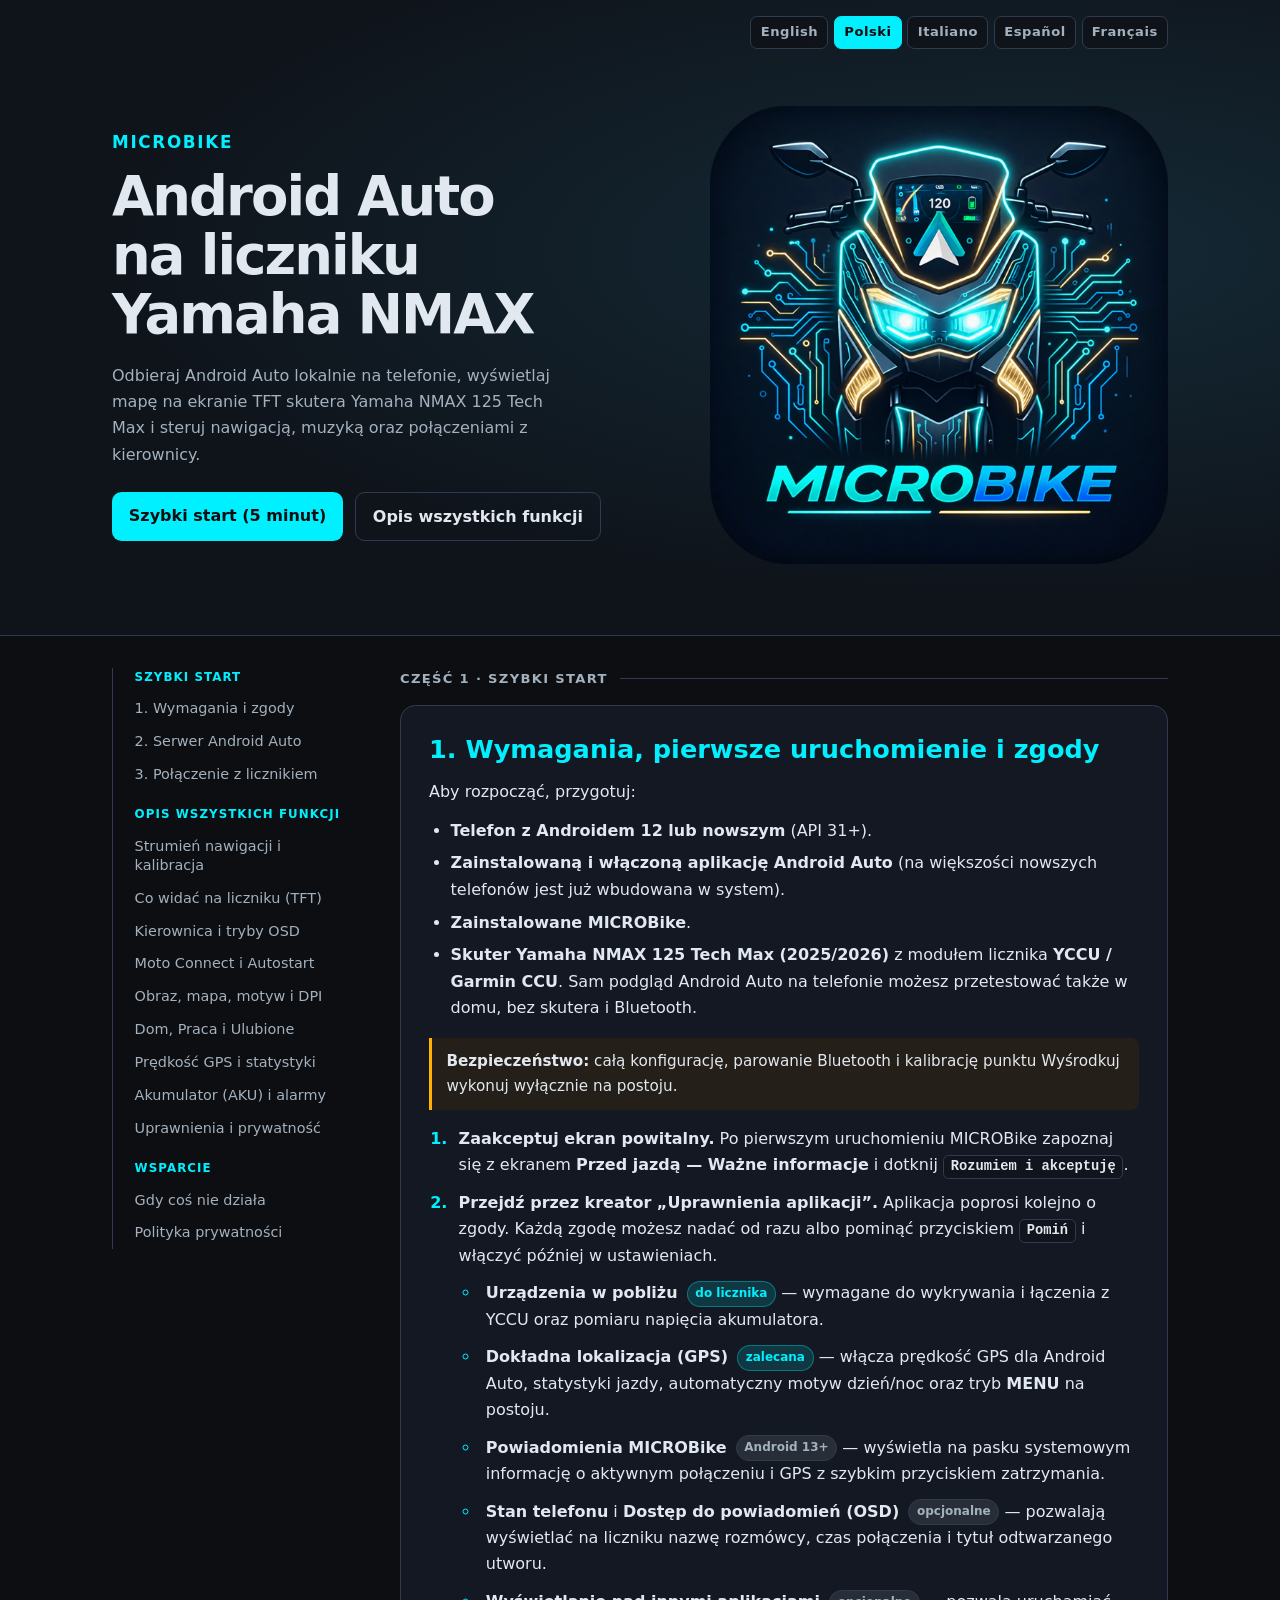
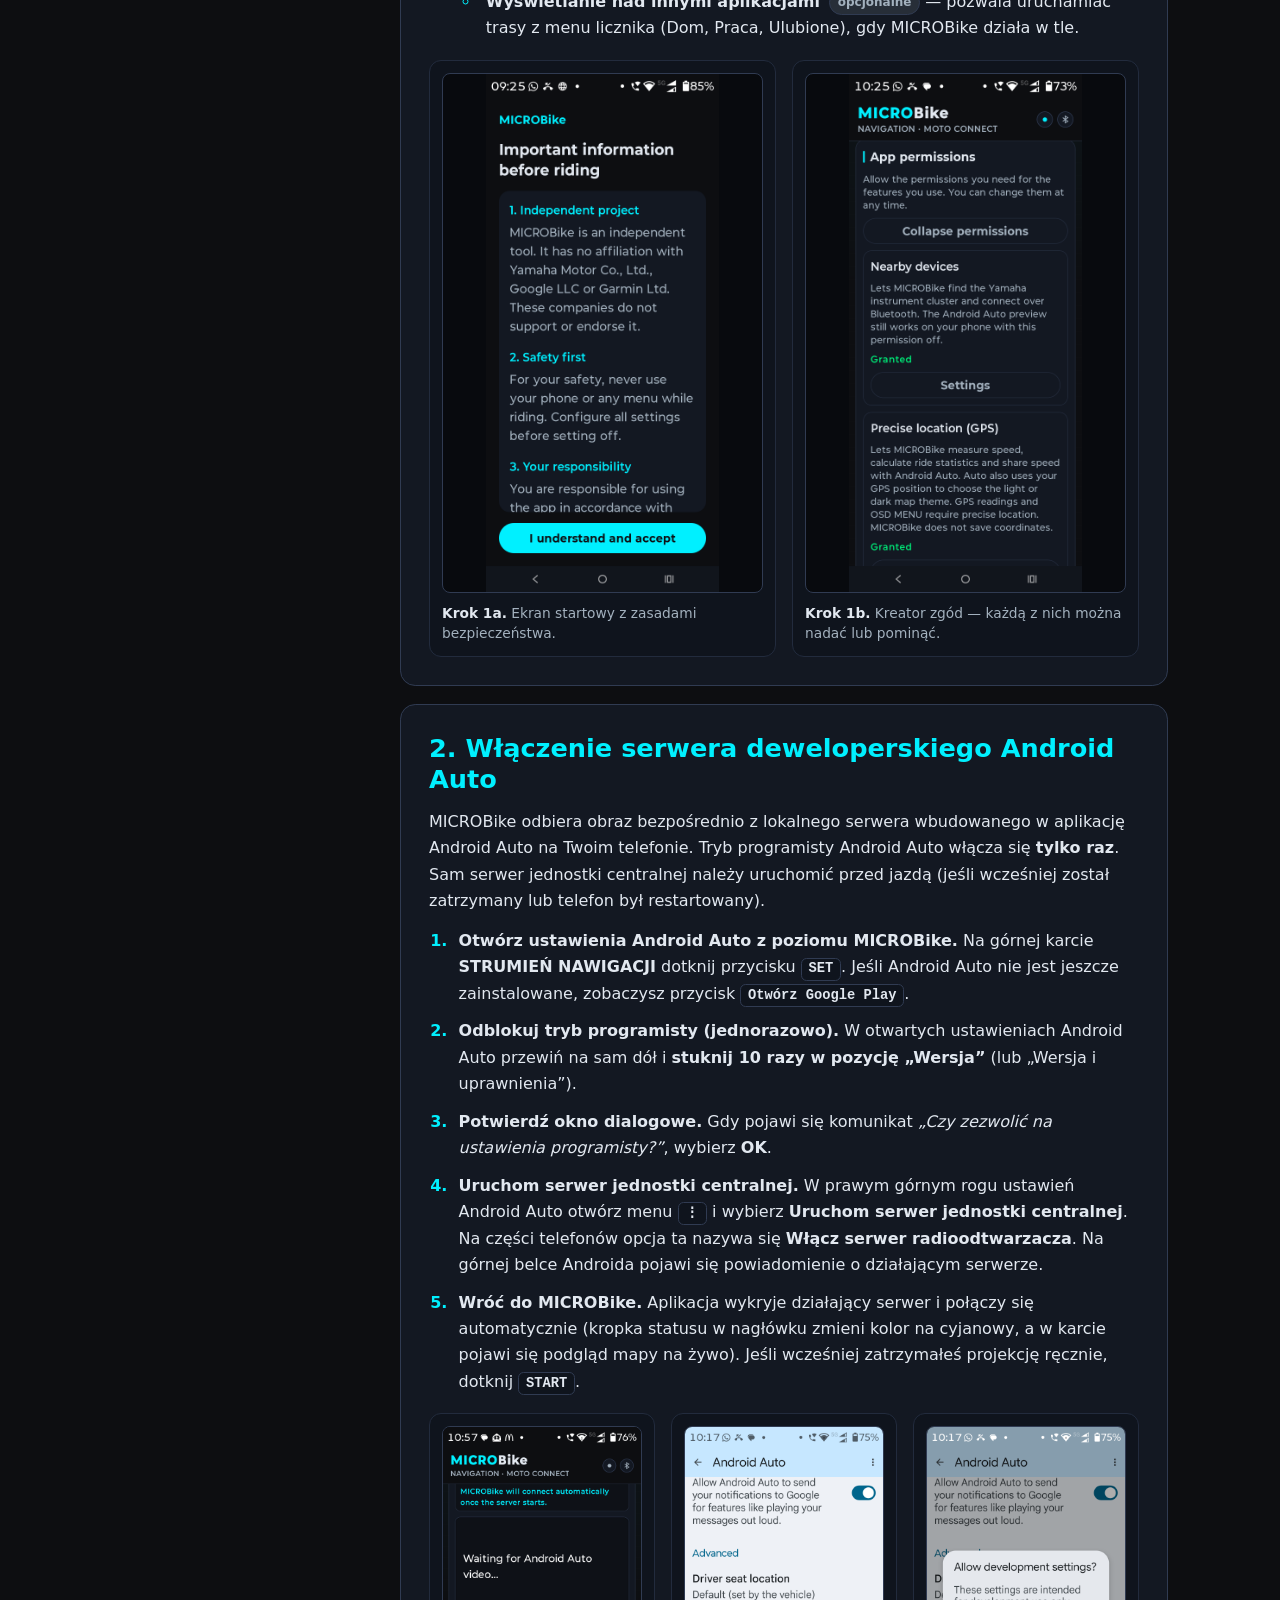
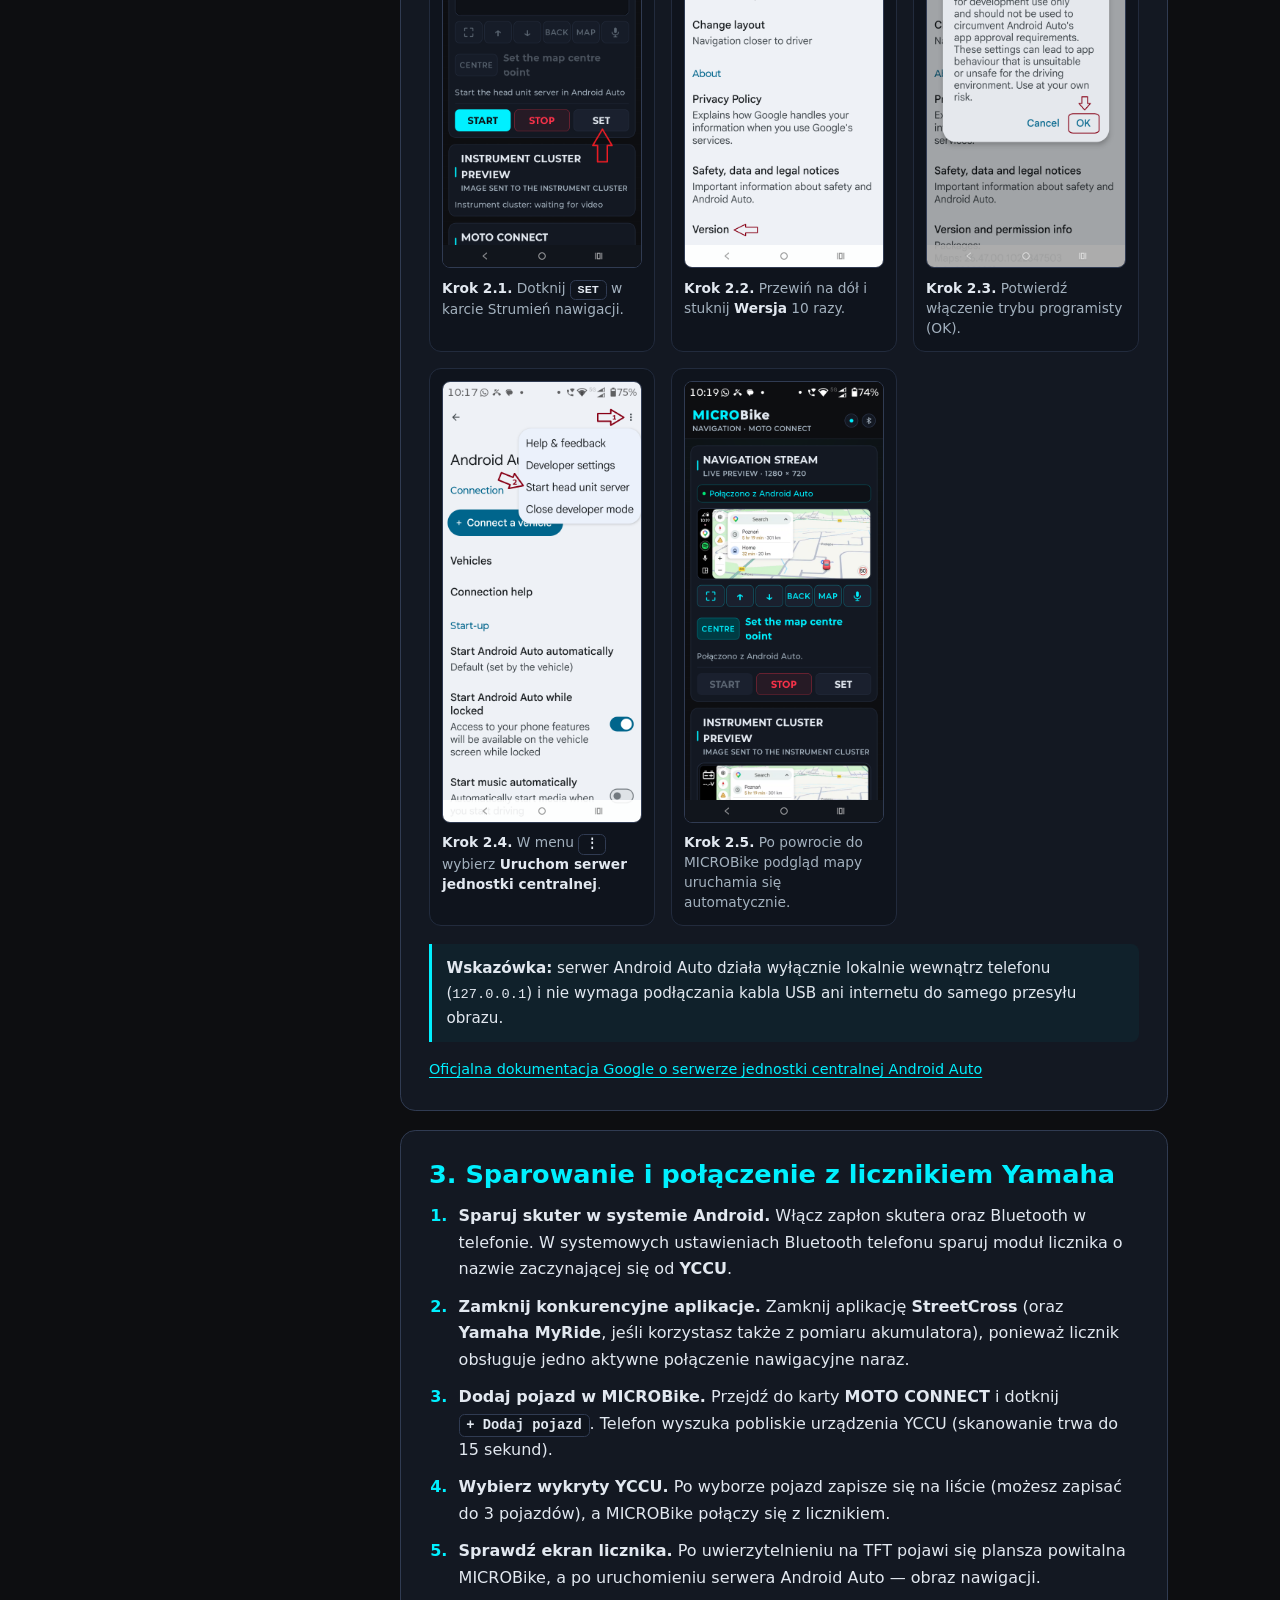
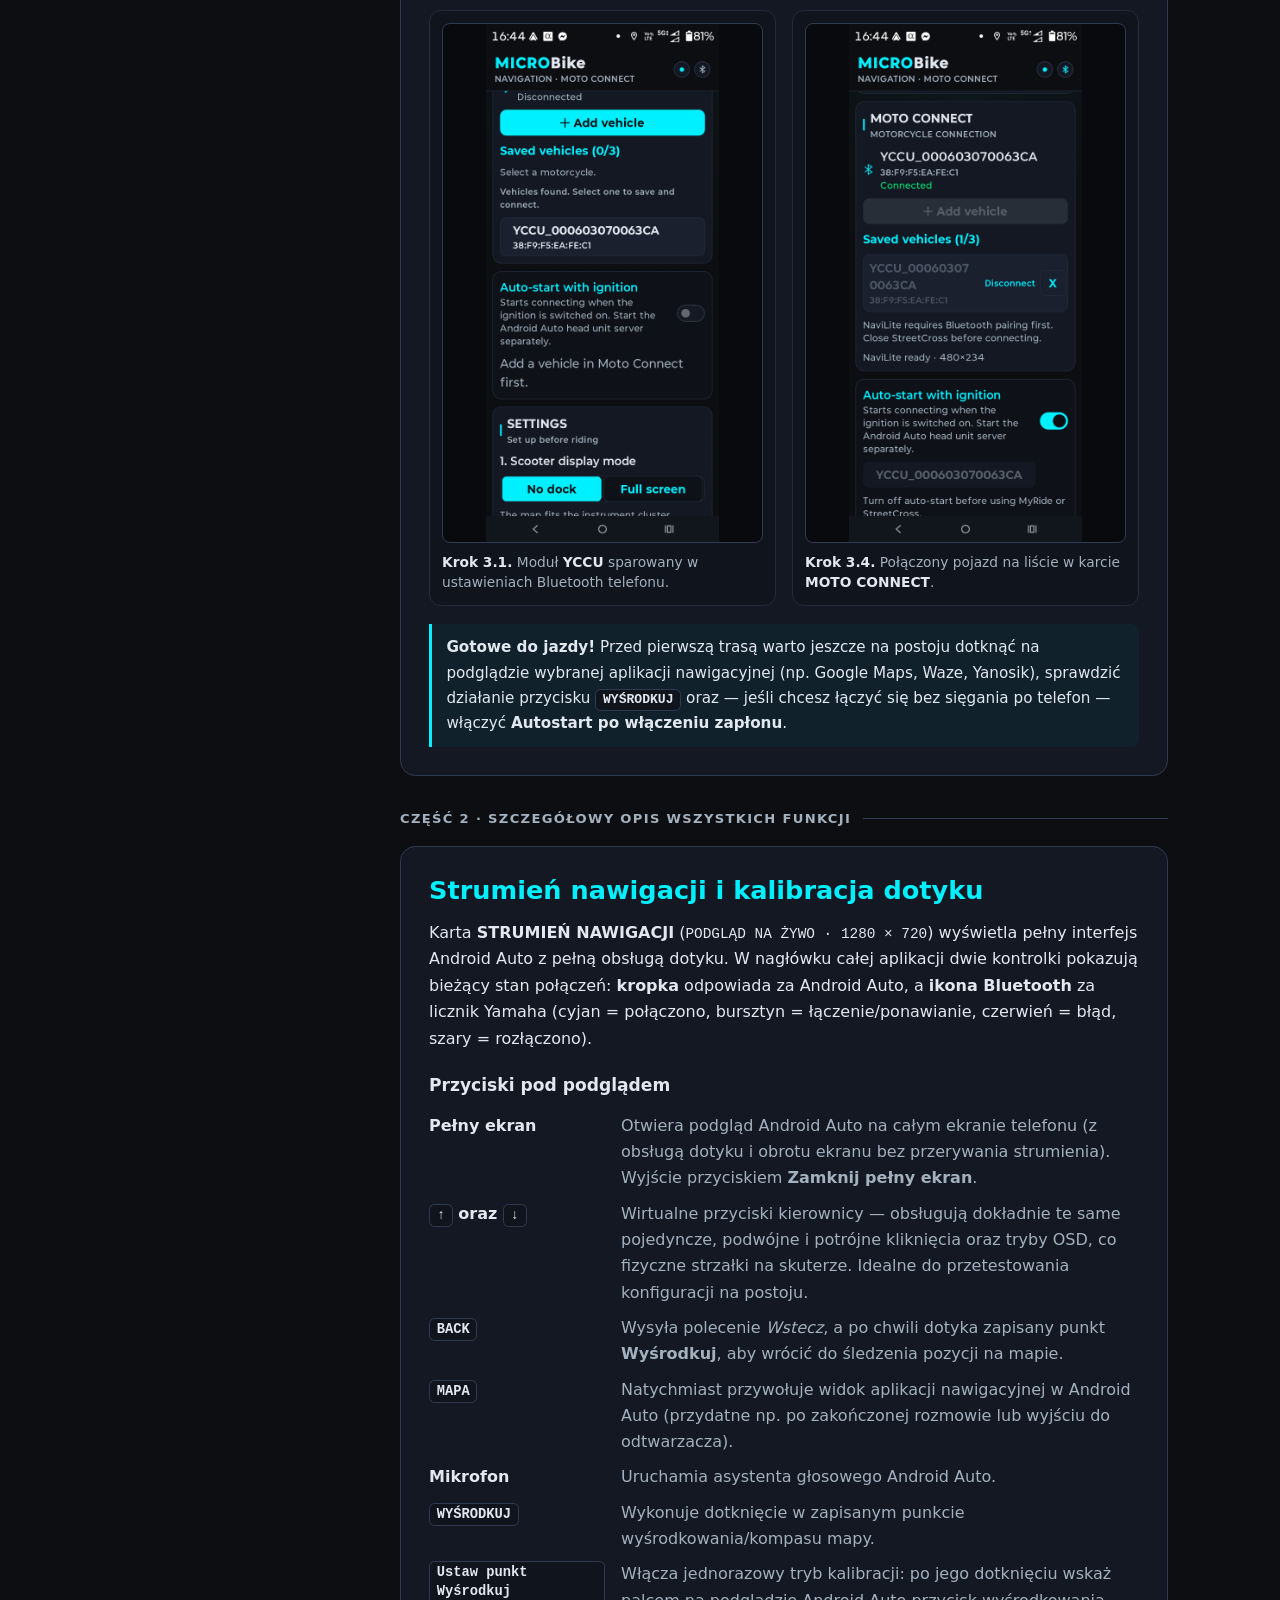
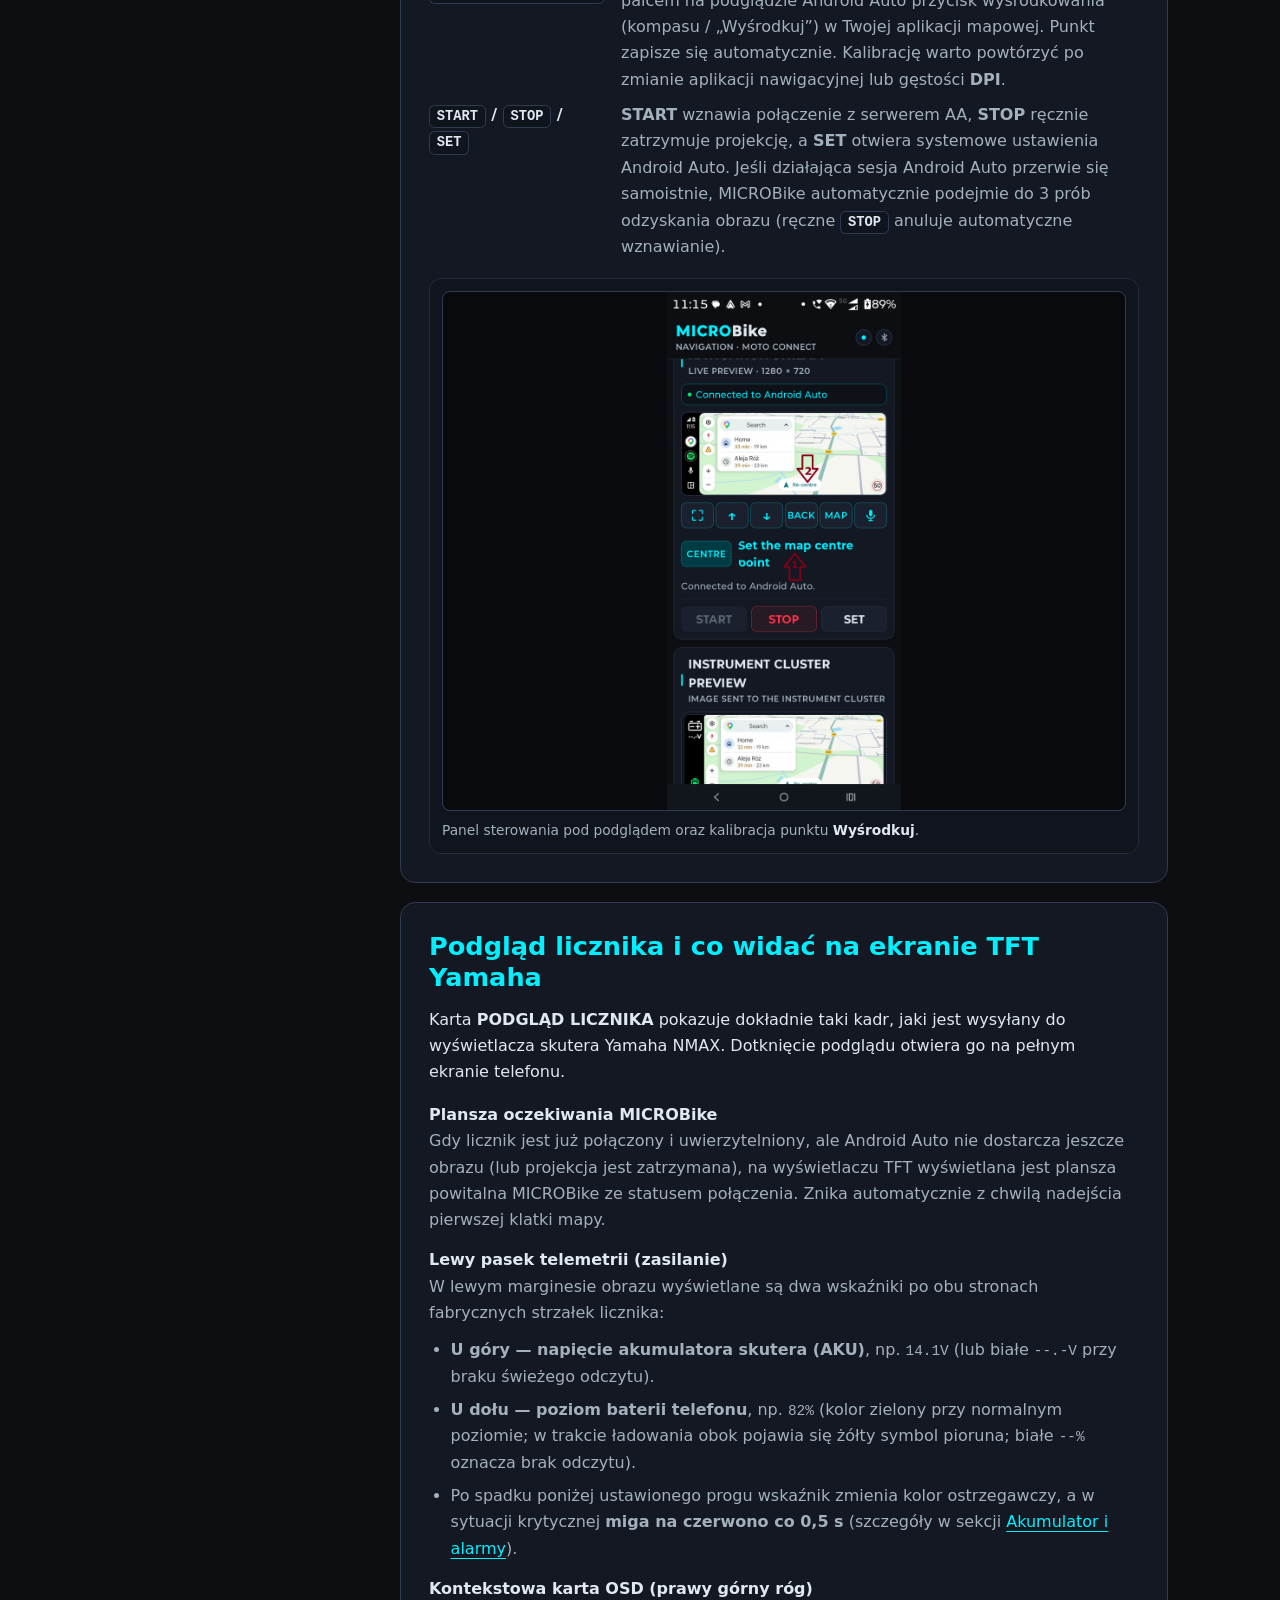
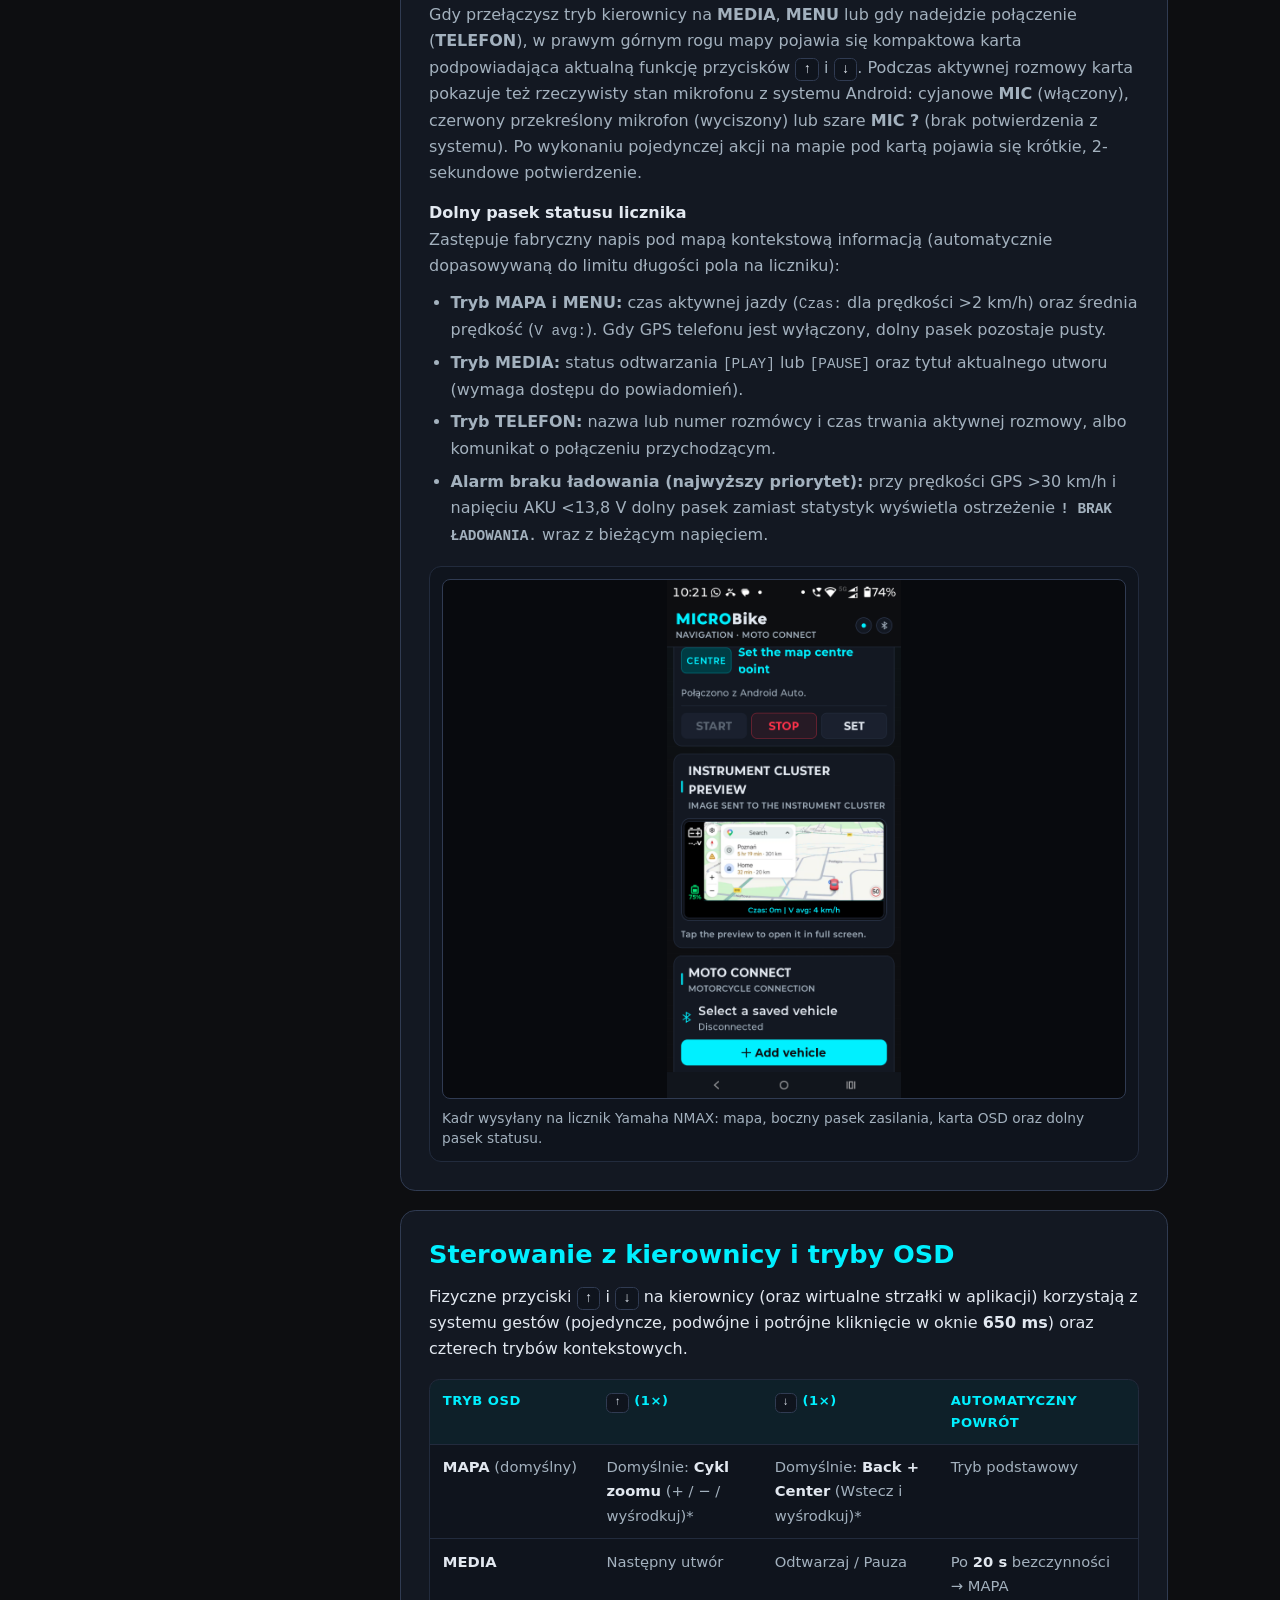
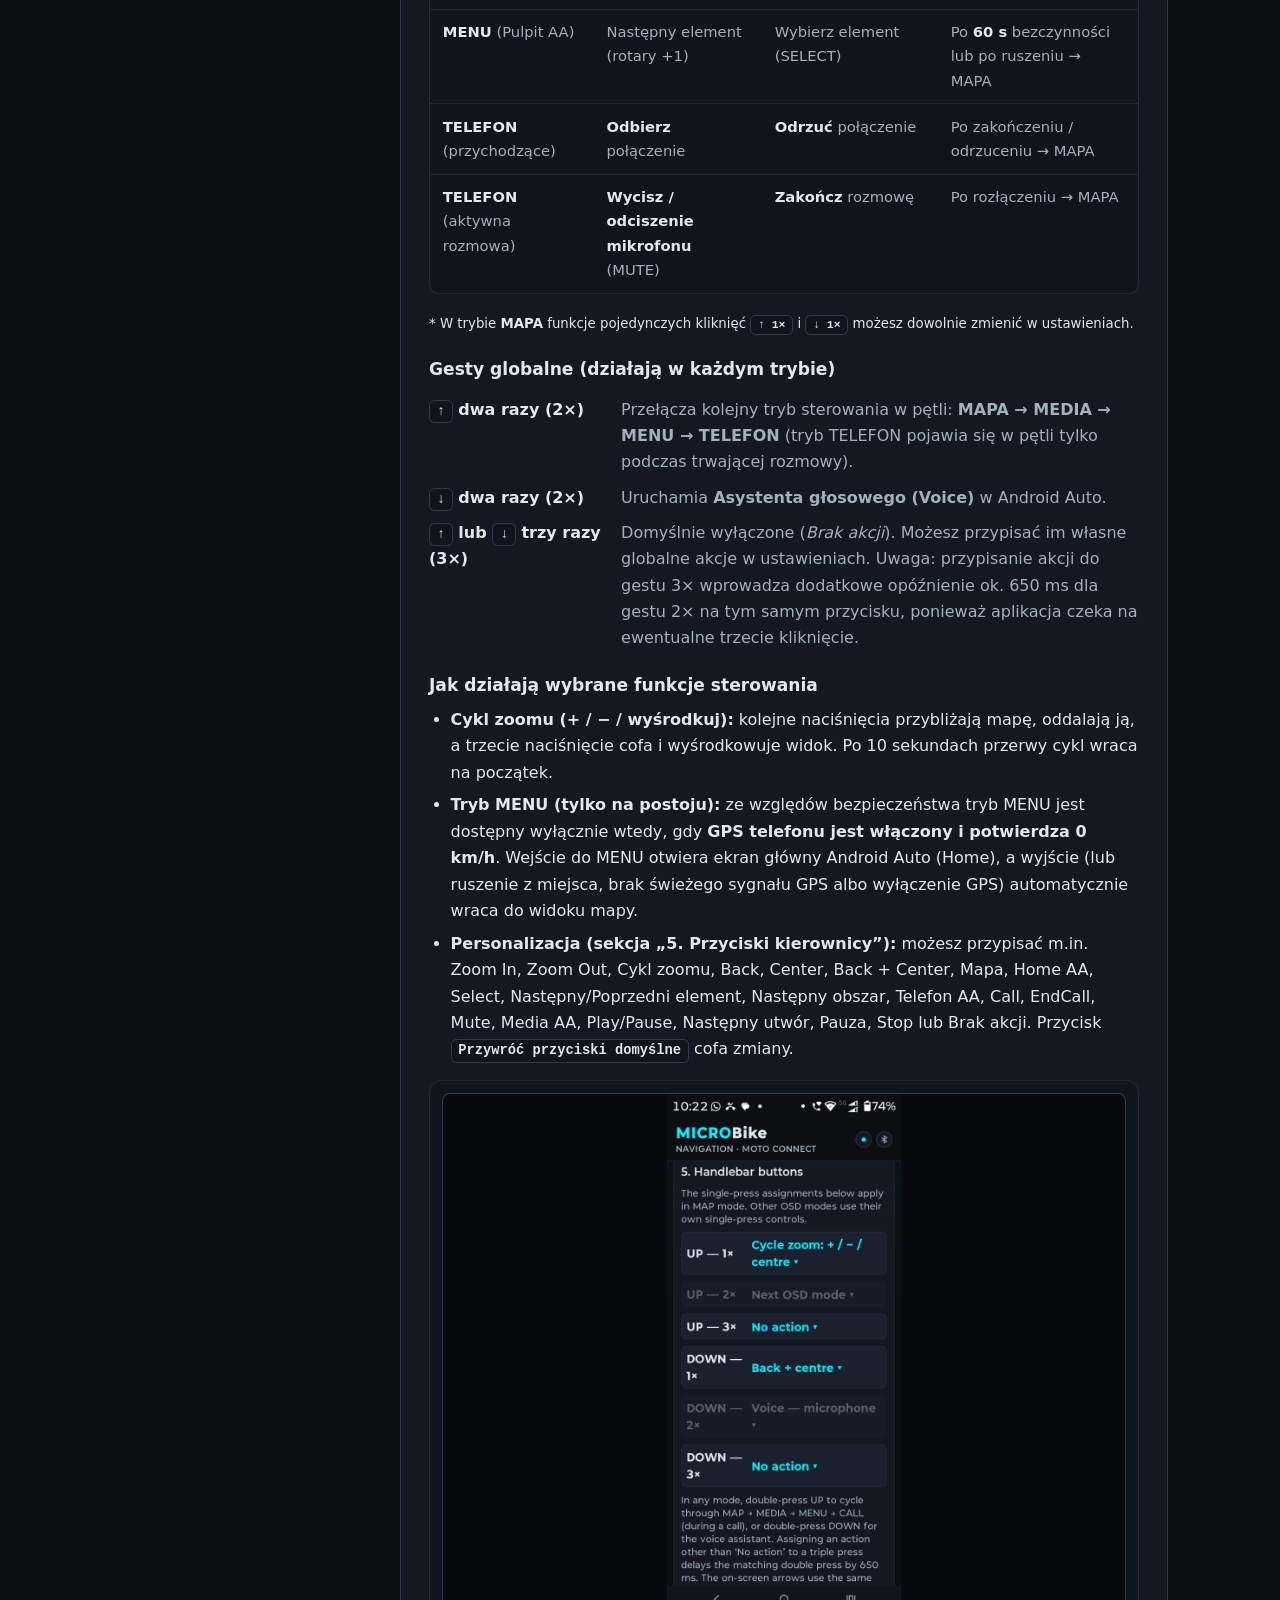
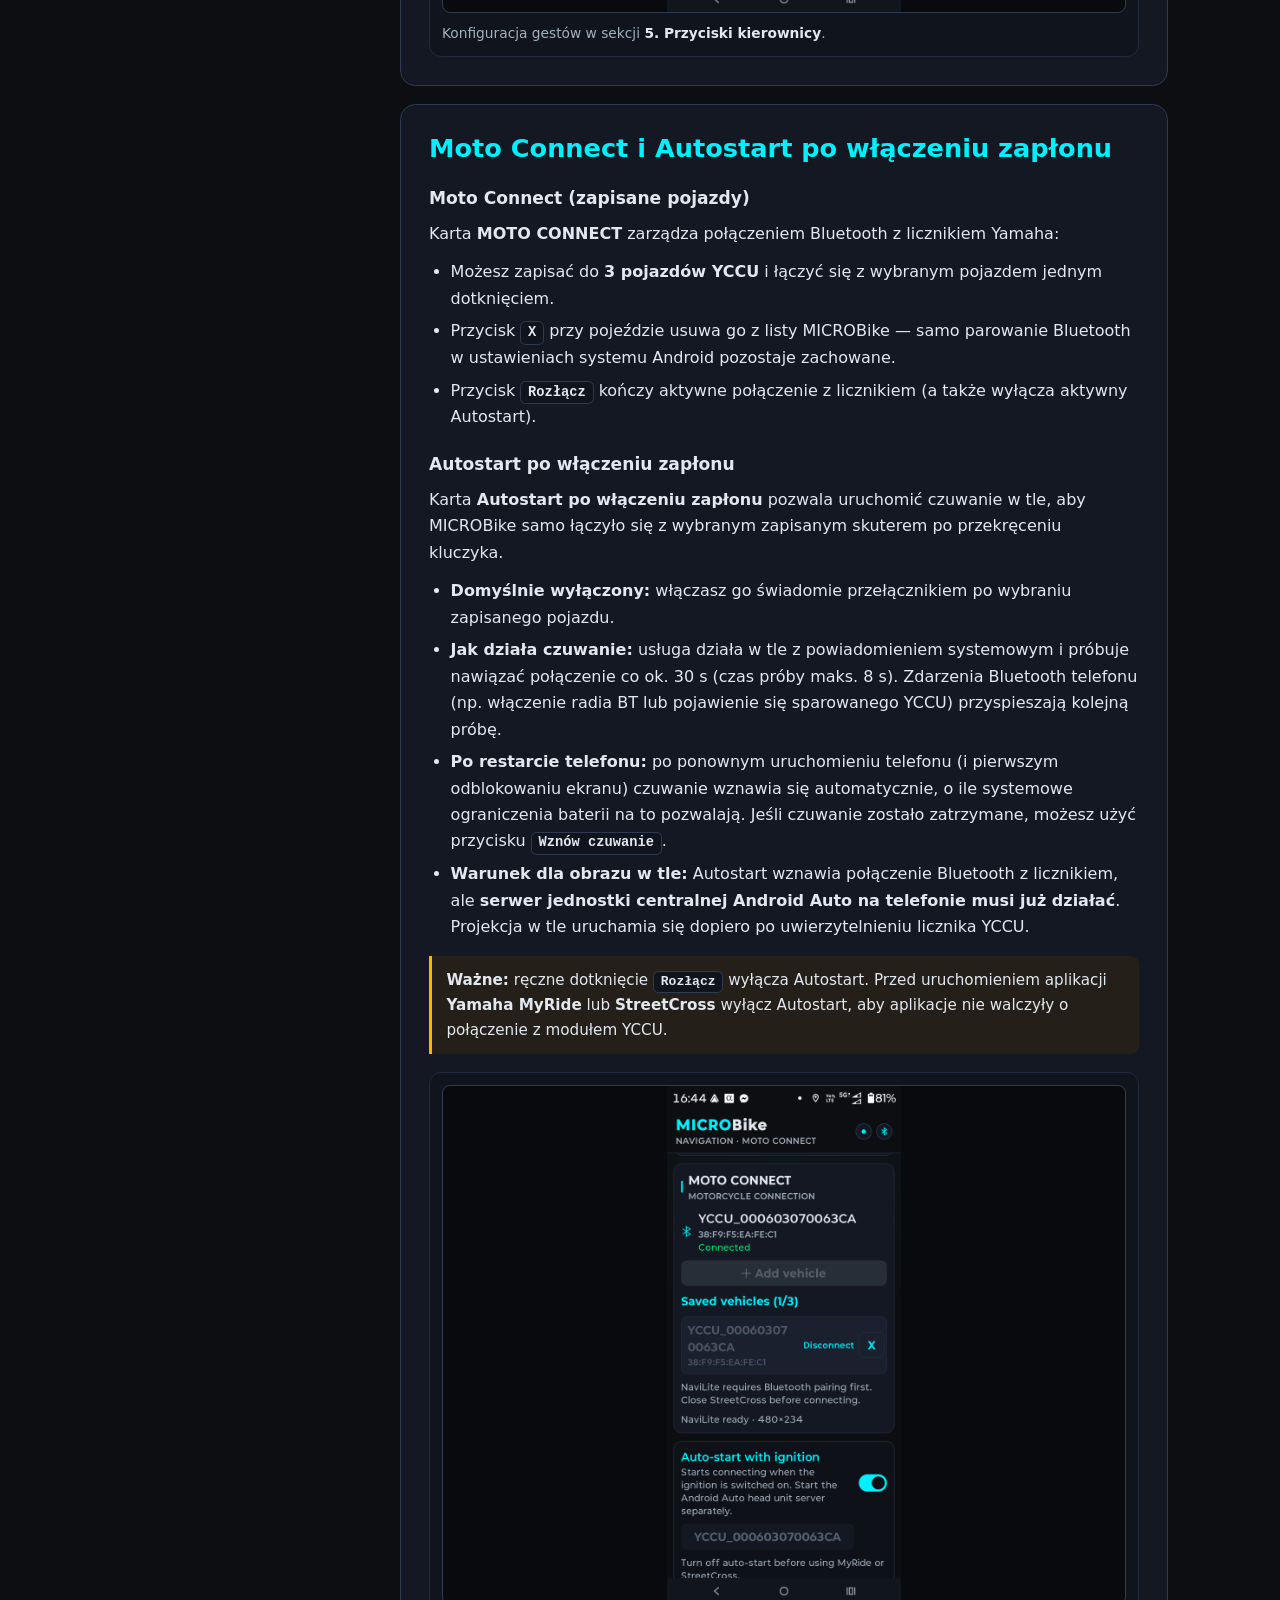
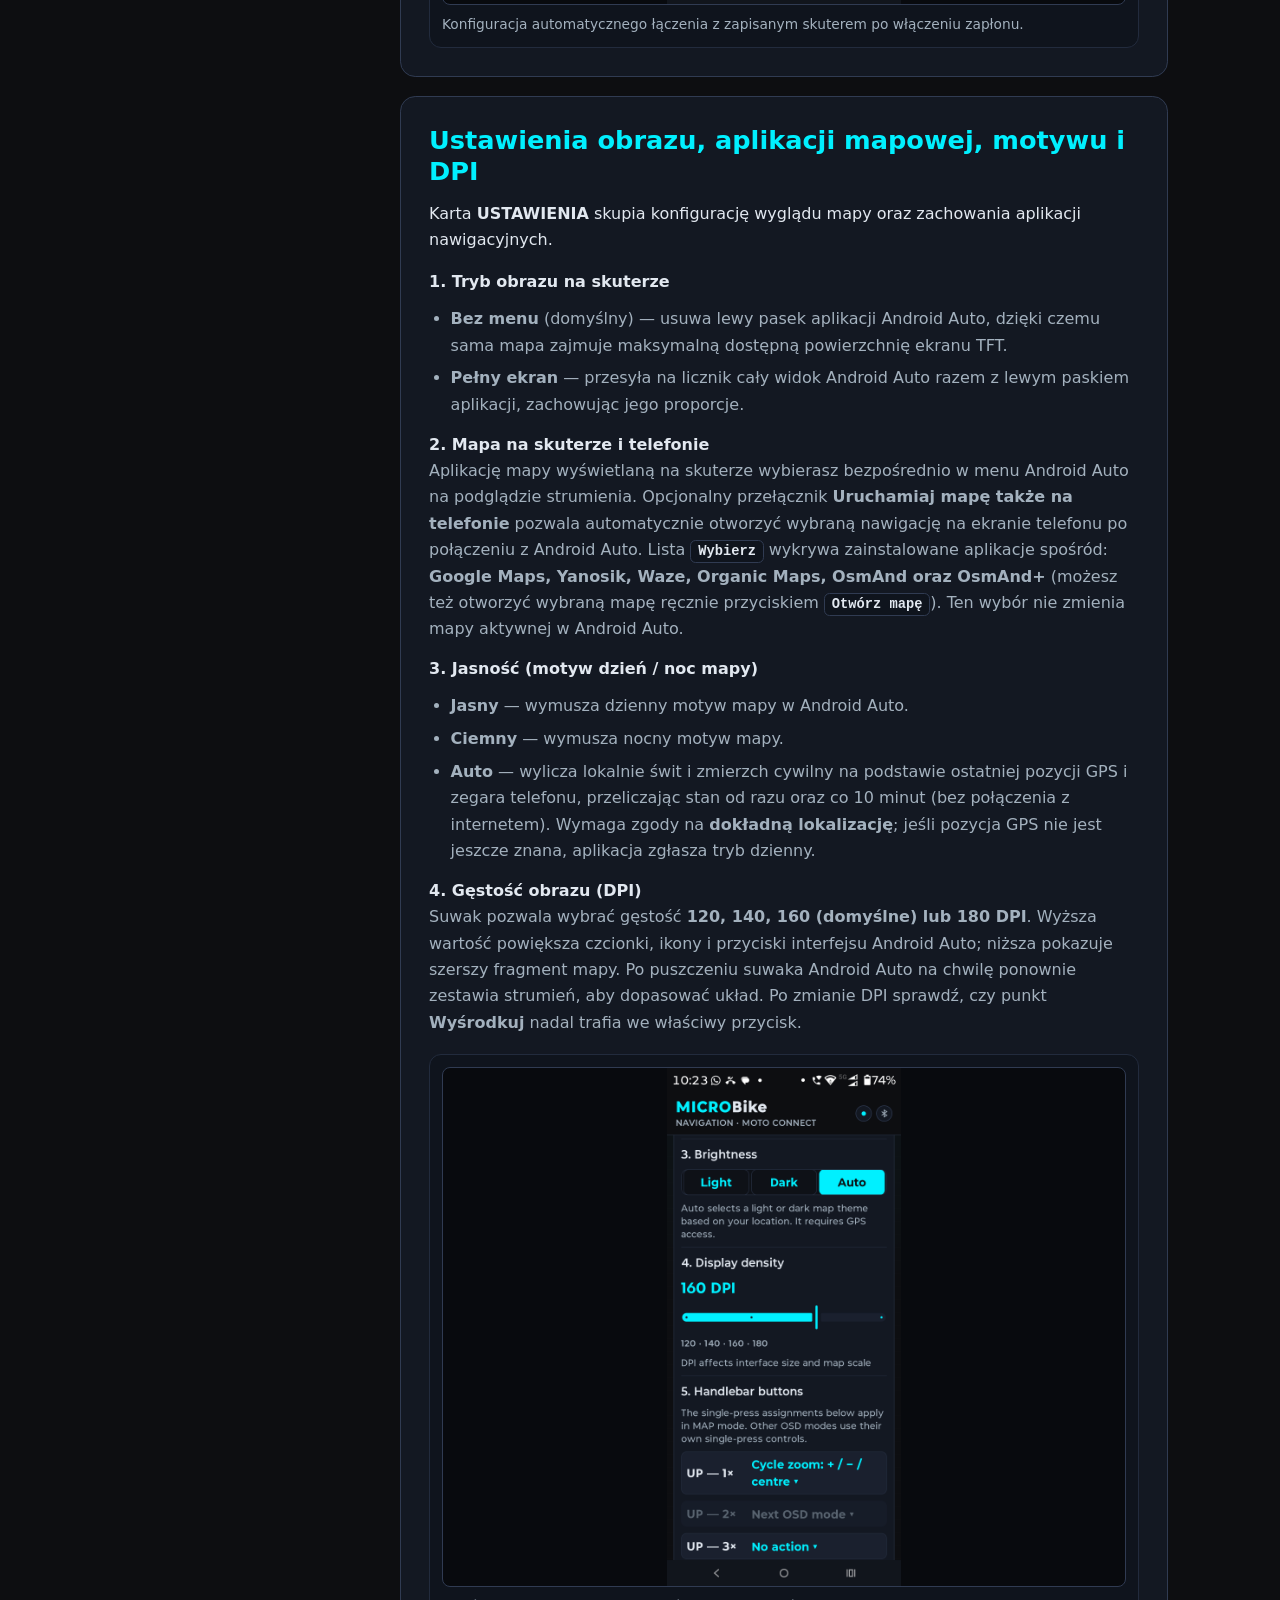
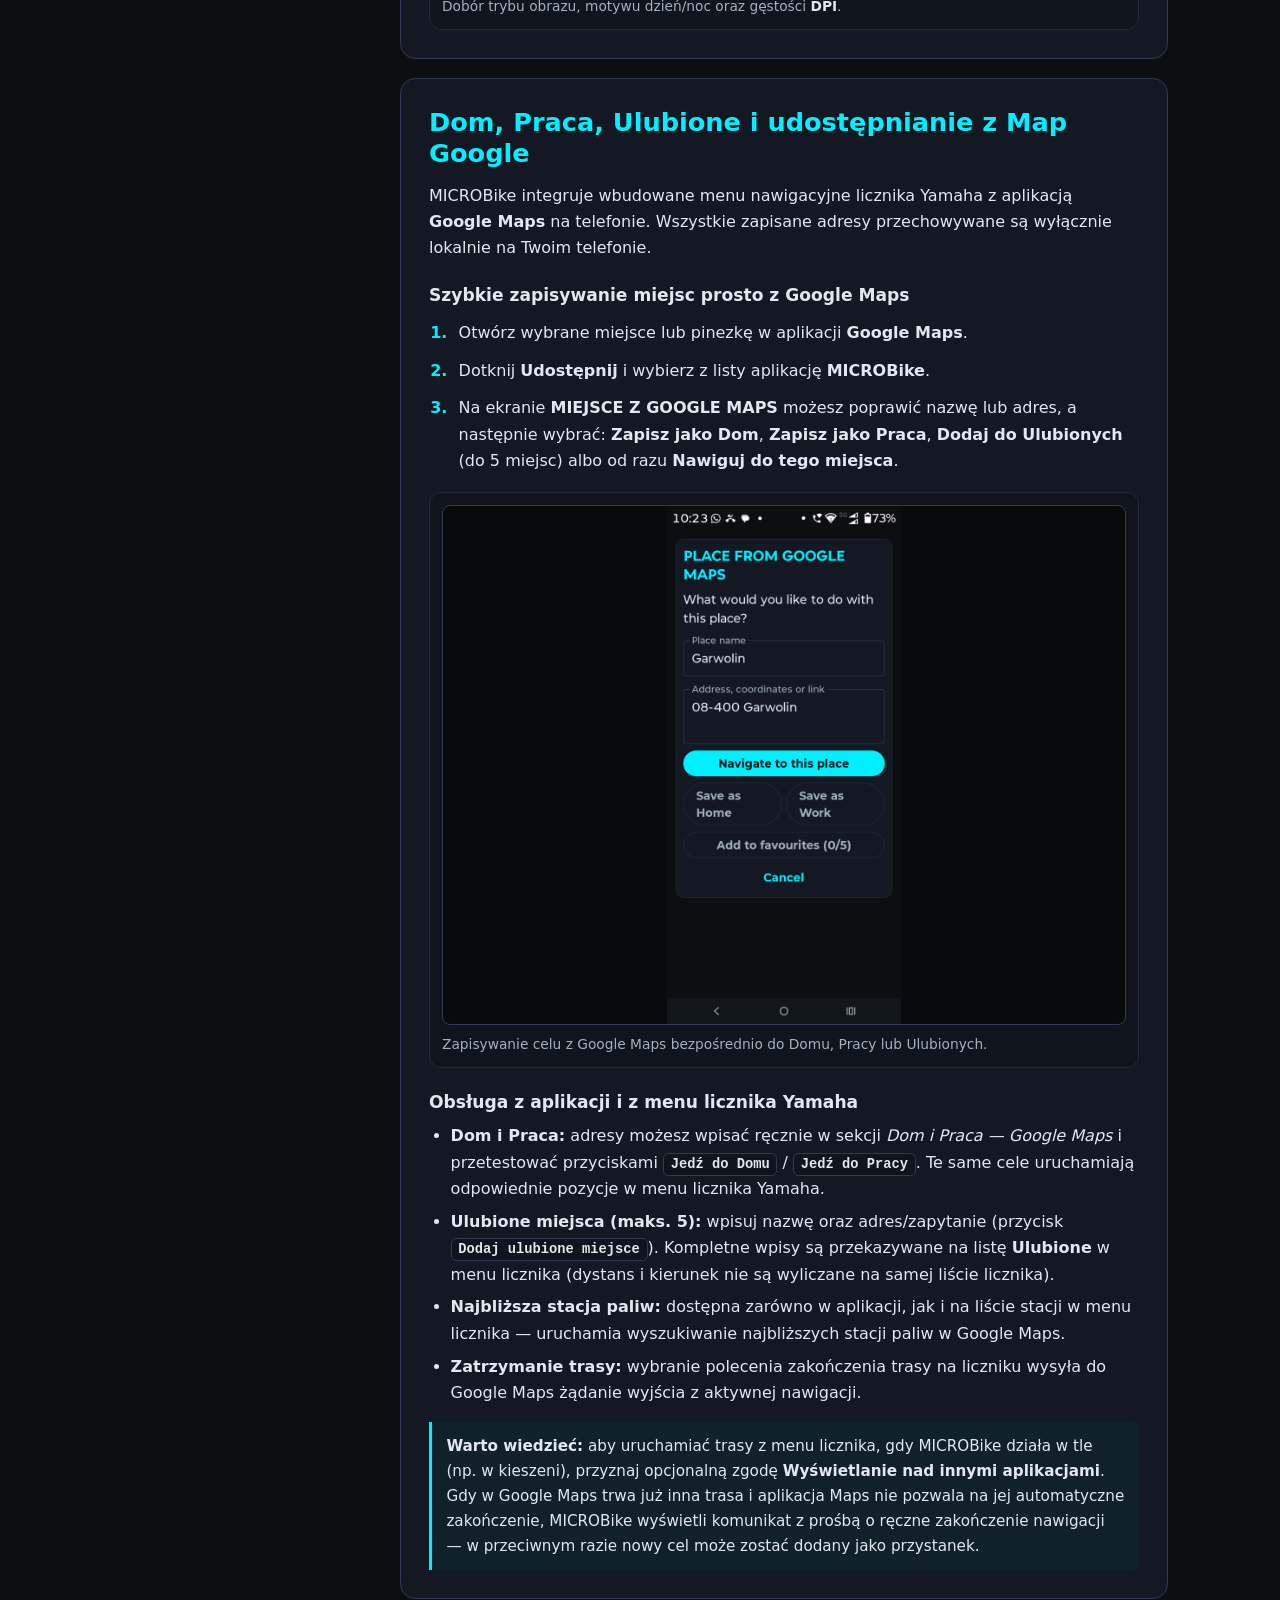
<file: pl.html>
<!doctype html>
<html lang="pl">
<head>
  <meta charset="utf-8">
  <meta name="viewport" content="width=device-width, initial-scale=1">
  <meta name="description" content="Pełna instrukcja MICROBike: szybki start, zgody aplikacji, uruchomienie serwera deweloperskiego Android Auto, połączenie z licznikiem Yamaha NMAX 125 Tech Max oraz opis wszystkich funkcji.">
  <title>MICROBike · Instrukcja obsługi</title>
  <link rel="icon" href="microbike.png" type="image/png">
  <link rel="stylesheet" href="style.css">
  <link rel="alternate" hreflang="en" href="index.html">
  <link rel="alternate" hreflang="pl" href="pl.html">
  <link rel="alternate" hreflang="it" href="it.html">
  <link rel="alternate" hreflang="es" href="es.html">
  <link rel="alternate" hreflang="fr" href="fr.html">
  <link rel="alternate" hreflang="x-default" href="index.html">
</head>
<body>
  <!--
    Wspólne zrzuty ekranu dla wszystkich wersji językowych znajdują się w manual/images/
    (01-ekran-powitalny.png .. 17-xiaomi-bateria.png).
  -->

  <a class="skip-link" href="#content">Przejdź do instrukcji</a>

  <header class="hero">
    <div class="topbar">
      <nav class="lang-switch" aria-label="Wybór języka instrukcji">
        <a href="index.html" hreflang="en" lang="en">English</a>
        <a href="pl.html" hreflang="pl" lang="pl" aria-current="page">Polski</a>
        <a href="it.html" hreflang="it" lang="it">Italiano</a>
        <a href="es.html" hreflang="es" lang="es">Español</a>
        <a href="fr.html" hreflang="fr" lang="fr">Français</a>
      </nav>
    </div>
    <div class="hero-inner">
      <div>
        <p class="brand">MICROBike</p>
        <h1>Android Auto na liczniku Yamaha NMAX</h1>
        <p class="intro">Odbieraj Android Auto lokalnie na telefonie, wyświetlaj mapę na ekranie TFT skutera Yamaha NMAX 125 Tech Max i steruj nawigacją, muzyką oraz połączeniami z kierownicy.</p>
        <div class="hero-actions">
          <a class="button" href="#quick-start">Szybki start (5 minut)</a>
          <a class="button-secondary" href="#stream-calibration">Opis wszystkich funkcji</a>
        </div>
      </div>
      <img src="microbike.png" width="640" height="640" alt="Logo MICROBike" fetchpriority="high">
    </div>
  </header>

  <div class="layout">
    <nav class="toc" aria-label="Spis treści">
      <p class="nav-group">Szybki start</p>
      <a href="#quick-start">1. Wymagania i zgody</a>
      <a href="#aa-server">2. Serwer Android Auto</a>
      <a href="#cluster-connect">3. Połączenie z licznikiem</a>

      <p class="nav-group">Opis wszystkich funkcji</p>
      <a href="#stream-calibration">Strumień nawigacji i kalibracja</a>
      <a href="#cluster-display">Co widać na liczniku (TFT)</a>
      <a href="#handlebar-osd">Kierownica i tryby OSD</a>
      <a href="#moto-connect">Moto Connect i Autostart</a>
      <a href="#display-settings">Obraz, mapa, motyw i DPI</a>
      <a href="#saved-places">Dom, Praca i Ulubione</a>
      <a href="#gps-stats">Prędkość GPS i statystyki</a>
      <a href="#battery-alerts">Akumulator (AKU) i alarmy</a>
      <a href="#permissions">Uprawnienia i prywatność</a>

      <p class="nav-group">Wsparcie</p>
      <a href="#troubleshooting">Gdy coś nie działa</a>
      <a href="#privacy-policy">Polityka prywatności</a>
    </nav>

    <main id="content" tabindex="-1">
      <p class="part-heading">Część 1 · Szybki start</p>

      <section id="quick-start">
        <h2>1. Wymagania, pierwsze uruchomienie i zgody</h2>
        <p>Aby rozpocząć, przygotuj:</p>
        <ul>
          <li><strong>Telefon z Androidem 12 lub nowszym</strong> (API 31+).</li>
          <li><strong>Zainstalowaną i włączoną aplikację Android Auto</strong> (na większości nowszych telefonów jest już wbudowana w system).</li>
          <li><strong>Zainstalowane MICROBike</strong>.</li>
          <li><strong>Skuter Yamaha NMAX 125 Tech Max (2025/2026)</strong> z modułem licznika <strong>YCCU / Garmin CCU</strong>. Sam podgląd Android Auto na telefonie możesz przetestować także w domu, bez skutera i Bluetooth.</li>
        </ul>
        <p class="callout"><strong>Bezpieczeństwo:</strong> całą konfigurację, parowanie Bluetooth i kalibrację punktu Wyśrodkuj wykonuj wyłącznie na postoju.</p>

        <ol class="steps">
          <li><strong>Zaakceptuj ekran powitalny.</strong> Po pierwszym uruchomieniu MICROBike zapoznaj się z ekranem <strong>Przed jazdą — Ważne informacje</strong> i dotknij <kbd>Rozumiem i akceptuję</kbd>.</li>
          <li><strong>Przejdź przez kreator „Uprawnienia aplikacji”.</strong> Aplikacja poprosi kolejno o zgody. Każdą zgodę możesz nadać od razu albo pominąć przyciskiem <kbd>Pomiń</kbd> i włączyć później w ustawieniach.
            <ul>
              <li><strong>Urządzenia w pobliżu</strong> <span class="badge badge-req">do licznika</span> — wymagane do wykrywania i łączenia z YCCU oraz pomiaru napięcia akumulatora.</li>
              <li><strong>Dokładna lokalizacja (GPS)</strong> <span class="badge badge-req">zalecana</span> — włącza prędkość GPS dla Android Auto, statystyki jazdy, automatyczny motyw dzień/noc oraz tryb <strong>MENU</strong> na postoju.</li>
              <li><strong>Powiadomienia MICROBike</strong> <span class="badge badge-opt">Android 13+</span> — wyświetla na pasku systemowym informację o aktywnym połączeniu i GPS z szybkim przyciskiem zatrzymania.</li>
              <li><strong>Stan telefonu</strong> i <strong>Dostęp do powiadomień (OSD)</strong> <span class="badge badge-opt">opcjonalne</span> — pozwalają wyświetlać na liczniku nazwę rozmówcy, czas połączenia i tytuł odtwarzanego utworu.</li>
              <li><strong>Wyświetlanie nad innymi aplikacjami</strong> <span class="badge badge-opt">opcjonalne</span> — pozwala uruchamiać trasy z menu licznika (Dom, Praca, Ulubione), gdy MICROBike działa w tle.</li>
            </ul>
          </li>
        </ol>

        <div class="shot-grid shot-grid--2">
          <!-- ZRZUT EKRANU: manual/images/01-ekran-powitalny.png -->
          <figure class="shot">
            <img src="images/01-ekran-powitalny.png"
                 alt="Ekran powitalny MICROBike: Przed jazdą — Ważne informacje"
                 loading="lazy">
            <div class="shot-placeholder" hidden>
              <span class="shot-badge">Zrzut ekranu 01</span>
              <code class="shot-file">images/01-ekran-powitalny.png</code>
              <span class="shot-desc">Ekran powitalny „Przed jazdą — Ważne informacje” z przyciskiem „Rozumiem i akceptuję”.</span>
            </div>
            <figcaption><strong>Krok 1a.</strong> Ekran startowy z zasadami bezpieczeństwa.</figcaption>
          </figure>

          <!-- ZRZUT EKRANU: manual/images/02-uprawnienia-kreator.png -->
          <figure class="shot">
            <img src="images/02-uprawnienia-kreator.png"
                 alt="Kreator Uprawnienia aplikacji w MICROBike"
                 loading="lazy">
            <div class="shot-placeholder" hidden>
              <span class="shot-badge">Zrzut ekranu 02</span>
              <code class="shot-file">images/02-uprawnienia-kreator.png</code>
              <span class="shot-desc">Kreator „Uprawnienia aplikacji” (krok 1 z 6 — Urządzenia w pobliżu).</span>
            </div>
            <figcaption><strong>Krok 1b.</strong> Kreator zgód — każdą z nich można nadać lub pominąć.</figcaption>
          </figure>
        </div>
      </section>

      <section id="aa-server">
        <h2>2. Włączenie serwera deweloperskiego Android Auto</h2>
        <p>MICROBike odbiera obraz bezpośrednio z lokalnego serwera wbudowanego w aplikację Android Auto na Twoim telefonie. Tryb programisty Android Auto włącza się <strong>tylko raz</strong>. Sam serwer jednostki centralnej należy uruchomić przed jazdą (jeśli wcześniej został zatrzymany lub telefon był restartowany).</p>

        <ol class="steps">
          <li><strong>Otwórz ustawienia Android Auto z poziomu MICROBike.</strong> Na górnej karcie <strong>STRUMIEŃ NAWIGACJI</strong> dotknij przycisku <kbd>SET</kbd>. Jeśli Android Auto nie jest jeszcze zainstalowane, zobaczysz przycisk <kbd>Otwórz Google Play</kbd>.</li>
          <li><strong>Odblokuj tryb programisty (jednorazowo).</strong> W otwartych ustawieniach Android Auto przewiń na sam dół i <strong>stuknij 10 razy w pozycję „Wersja”</strong> (lub „Wersja i uprawnienia”).</li>
          <li><strong>Potwierdź okno dialogowe.</strong> Gdy pojawi się komunikat <em>„Czy zezwolić na ustawienia programisty?”</em>, wybierz <strong>OK</strong>.</li>
          <li><strong>Uruchom serwer jednostki centralnej.</strong> W prawym górnym rogu ustawień Android Auto otwórz menu <kbd>⋮</kbd> i wybierz <strong>Uruchom serwer jednostki centralnej</strong>. Na części telefonów opcja ta nazywa się <strong>Włącz serwer radioodtwarzacza</strong>. Na górnej belce Androida pojawi się powiadomienie o działającym serwerze.</li>
          <li><strong>Wróć do MICROBike.</strong> Aplikacja wykryje działający serwer i połączy się automatycznie (kropka statusu w nagłówku zmieni kolor na cyjanowy, a w karcie pojawi się podgląd mapy na żywo). Jeśli wcześniej zatrzymałeś projekcję ręcznie, dotknij <kbd>START</kbd>.</li>
        </ol>

        <div class="shot-grid">
          <!-- ZRZUT EKRANU: manual/images/03-aa-przycisk-set.png -->
          <figure class="shot">
            <img src="images/03-aa-przycisk-set.png"
                 alt="Karta Strumień nawigacji w MICROBike z zaznaczonym przyciskiem SET"
                 loading="lazy">
            <div class="shot-placeholder" hidden>
              <span class="shot-badge">Zrzut ekranu 03</span>
              <code class="shot-file">images/03-aa-przycisk-set.png</code>
              <span class="shot-desc">Karta „STRUMIEŃ NAWIGACJI” z komunikatem o uruchomieniu serwera i przyciskiem SET na dole.</span>
            </div>
            <figcaption><strong>Krok 2.1.</strong> Dotknij <kbd>SET</kbd> w karcie Strumień nawigacji.</figcaption>
          </figure>

          <!-- ZRZUT EKRANU: manual/images/04-aa-ustawienia-wersja.png -->
          <figure class="shot">
            <img src="images/04-aa-ustawienia-wersja.png"
                 alt="Ustawienia Android Auto przewinięte na dół z zaznaczoną pozycją Wersja"
                 loading="lazy">
            <div class="shot-placeholder" hidden>
              <span class="shot-badge">Zrzut ekranu 04</span>
              <code class="shot-file">images/04-aa-ustawienia-wersja.png</code>
              <span class="shot-desc">Dół ustawień Android Auto — zaznaczona pozycja „Wersja” (stuknij 10 razy).</span>
            </div>
            <figcaption><strong>Krok 2.2.</strong> Przewiń na dół i stuknij <strong>Wersja</strong> 10 razy.</figcaption>
          </figure>

          <!-- ZRZUT EKRANU: manual/images/05-aa-tryb-programisty.png -->
          <figure class="shot">
            <img src="images/05-aa-tryb-programisty.png"
                 alt="Okno potwierdzenia włączenia ustawień programisty w Android Auto"
                 loading="lazy">
            <div class="shot-placeholder" hidden>
              <span class="shot-badge">Zrzut ekranu 05</span>
              <code class="shot-file">images/05-aa-tryb-programisty.png</code>
              <span class="shot-desc">Dialog Android Auto „Zezwolić na ustawienia programisty?” z przyciskiem OK.</span>
            </div>
            <figcaption><strong>Krok 2.3.</strong> Potwierdź włączenie trybu programisty (OK).</figcaption>
          </figure>

          <!-- ZRZUT EKRANU: manual/images/06-aa-uruchom-serwer.png -->
          <figure class="shot">
            <img src="images/06-aa-uruchom-serwer.png"
                 alt="Menu trzy kropki w Android Auto z opcją Uruchom serwer jednostki centralnej"
                 loading="lazy">
            <div class="shot-placeholder" hidden>
              <span class="shot-badge">Zrzut ekranu 06</span>
              <code class="shot-file">images/06-aa-uruchom-serwer.png</code>
              <span class="shot-desc">Rozwinięte menu ⋮ w prawym górnym rogu Android Auto z zaznaczoną opcją „Uruchom serwer jednostki centralnej”.</span>
            </div>
            <figcaption><strong>Krok 2.4.</strong> W menu <kbd>⋮</kbd> wybierz <strong>Uruchom serwer jednostki centralnej</strong>.</figcaption>
          </figure>

          <!-- ZRZUT EKRANU: manual/images/07-aa-podglad-live.png -->
          <figure class="shot">
            <img src="images/07-aa-podglad-live.png"
                 alt="Działający podgląd na żywo Android Auto w MICROBike"
                 loading="lazy">
            <div class="shot-placeholder" hidden>
              <span class="shot-badge">Zrzut ekranu 07</span>
              <code class="shot-file">images/07-aa-podglad-live.png</code>
              <span class="shot-desc">Powrót do MICROBike: widoczna mapa w karcie STRUMIEŃ NAWIGACJI i zielona/cyjanowa kontrolka połączenia.</span>
            </div>
            <figcaption><strong>Krok 2.5.</strong> Po powrocie do MICROBike podgląd mapy uruchamia się automatycznie.</figcaption>
          </figure>
        </div>

        <p class="tip"><strong>Wskazówka:</strong> serwer Android Auto działa wyłącznie lokalnie wewnątrz telefonu (<code>127.0.0.1</code>) i nie wymaga podłączania kabla USB ani internetu do samego przesyłu obrazu.</p>
        <p class="support-link"><a href="https://developer.android.com/training/cars/testing/dhu#running-dhu">Oficjalna dokumentacja Google o serwerze jednostki centralnej Android Auto</a></p>
      </section>

      <section id="cluster-connect">
        <h2>3. Sparowanie i połączenie z licznikiem Yamaha</h2>
        <ol class="steps">
          <li><strong>Sparuj skuter w systemie Android.</strong> Włącz zapłon skutera oraz Bluetooth w telefonie. W systemowych ustawieniach Bluetooth telefonu sparuj moduł licznika o nazwie zaczynającej się od <strong>YCCU</strong>.</li>
          <li><strong>Zamknij konkurencyjne aplikacje.</strong> Zamknij aplikację <strong>StreetCross</strong> (oraz <strong>Yamaha MyRide</strong>, jeśli korzystasz także z pomiaru akumulatora), ponieważ licznik obsługuje jedno aktywne połączenie nawigacyjne naraz.</li>
          <li><strong>Dodaj pojazd w MICROBike.</strong> Przejdź do karty <strong>MOTO CONNECT</strong> i dotknij <kbd>+ Dodaj pojazd</kbd>. Telefon wyszuka pobliskie urządzenia YCCU (skanowanie trwa do 15 sekund).</li>
          <li><strong>Wybierz wykryty YCCU.</strong> Po wyborze pojazd zapisze się na liście (możesz zapisać do 3 pojazdów), a MICROBike połączy się z licznikiem.</li>
          <li><strong>Sprawdź ekran licznika.</strong> Po uwierzytelnieniu na TFT pojawi się plansza powitalna MICROBike, a po uruchomieniu serwera Android Auto — obraz nawigacji.</li>
        </ol>

        <div class="shot-grid shot-grid--2">
          <!-- ZRZUT EKRANU: manual/images/08-bluetooth-parowanie-yccu.png -->
          <figure class="shot">
            <img src="images/08-bluetooth-parowanie-yccu.png"
                 alt="Sparowany moduł YCCU w ustawieniach Bluetooth Androida"
                 loading="lazy">
            <div class="shot-placeholder" hidden>
              <span class="shot-badge">Zrzut ekranu 08</span>
              <code class="shot-file">images/08-bluetooth-parowanie-yccu.png</code>
              <span class="shot-desc">Systemowe ustawienia Bluetooth telefonu z widocznym sparowanym urządzeniem „YCCU...”.</span>
            </div>
            <figcaption><strong>Krok 3.1.</strong> Moduł <strong>YCCU</strong> sparowany w ustawieniach Bluetooth telefonu.</figcaption>
          </figure>

          <!-- ZRZUT EKRANU: manual/images/09-moto-connect-polaczono.png -->
          <figure class="shot">
            <img src="images/09-moto-connect-polaczono.png"
                 alt="Karta Moto Connect w MICROBike z połączonym pojazdem YCCU"
                 loading="lazy">
            <div class="shot-placeholder" hidden>
              <span class="shot-badge">Zrzut ekranu 09</span>
              <code class="shot-file">images/09-moto-connect-polaczono.png</code>
              <span class="shot-desc">Karta „MOTO CONNECT” z zapisanym pojazdem YCCU i zielonym statusem „Połączono”.</span>
            </div>
            <figcaption><strong>Krok 3.4.</strong> Połączony pojazd na liście w karcie <strong>MOTO CONNECT</strong>.</figcaption>
          </figure>
        </div>

        <p class="tip"><strong>Gotowe do jazdy!</strong> Przed pierwszą trasą warto jeszcze na postoju dotknąć na podglądzie wybranej aplikacji nawigacyjnej (np. Google Maps, Waze, Yanosik), sprawdzić działanie przycisku <kbd>WYŚRODKUJ</kbd> oraz — jeśli chcesz łączyć się bez sięgania po telefon — włączyć <strong>Autostart po włączeniu zapłonu</strong>.</p>
      </section>

      <p class="part-heading">Część 2 · Szczegółowy opis wszystkich funkcji</p>

      <section id="stream-calibration">
        <h2>Strumień nawigacji i kalibracja dotyku</h2>
        <p>Karta <strong>STRUMIEŃ NAWIGACJI</strong> (<code>PODGLĄD NA ŻYWO · 1280 × 720</code>) wyświetla pełny interfejs Android Auto z pełną obsługą dotyku. W nagłówku całej aplikacji dwie kontrolki pokazują bieżący stan połączeń: <strong>kropka</strong> odpowiada za Android Auto, a <strong>ikona Bluetooth</strong> za licznik Yamaha (cyjan = połączono, bursztyn = łączenie/ponawianie, czerwień = błąd, szary = rozłączono).</p>

        <h3>Przyciski pod podglądem</h3>
        <dl class="controls">
          <dt>Pełny ekran</dt>
          <dd>Otwiera podgląd Android Auto na całym ekranie telefonu (z obsługą dotyku i obrotu ekranu bez przerywania strumienia). Wyjście przyciskiem <strong>Zamknij pełny ekran</strong>.</dd>
          <dt><kbd>↑</kbd> oraz <kbd>↓</kbd></dt>
          <dd>Wirtualne przyciski kierownicy — obsługują dokładnie te same pojedyncze, podwójne i potrójne kliknięcia oraz tryby OSD, co fizyczne strzałki na skuterze. Idealne do przetestowania konfiguracji na postoju.</dd>
          <dt><kbd>BACK</kbd></dt>
          <dd>Wysyła polecenie <em>Wstecz</em>, a po chwili dotyka zapisany punkt <strong>Wyśrodkuj</strong>, aby wrócić do śledzenia pozycji na mapie.</dd>
          <dt><kbd>MAPA</kbd></dt>
          <dd>Natychmiast przywołuje widok aplikacji nawigacyjnej w Android Auto (przydatne np. po zakończonej rozmowie lub wyjściu do odtwarzacza).</dd>
          <dt>Mikrofon</dt>
          <dd>Uruchamia asystenta głosowego Android Auto.</dd>
          <dt><kbd>WYŚRODKUJ</kbd></dt>
          <dd>Wykonuje dotknięcie w zapisanym punkcie wyśrodkowania/kompasu mapy.</dd>
          <dt><kbd>Ustaw punkt Wyśrodkuj</kbd></dt>
          <dd>Włącza jednorazowy tryb kalibracji: po jego dotknięciu wskaż palcem na podglądzie Android Auto przycisk wyśrodkowania (kompasu / „Wyśrodkuj”) w Twojej aplikacji mapowej. Punkt zapisze się automatycznie. Kalibrację warto powtórzyć po zmianie aplikacji nawigacyjnej lub gęstości <strong>DPI</strong>.</dd>
          <dt><kbd>START</kbd> / <kbd>STOP</kbd> / <kbd>SET</kbd></dt>
          <dd><strong>START</strong> wznawia połączenie z serwerem AA, <strong>STOP</strong> ręcznie zatrzymuje projekcję, a <strong>SET</strong> otwiera systemowe ustawienia Android Auto. Jeśli działająca sesja Android Auto przerwie się samoistnie, MICROBike automatycznie podejmie do 3 prób odzyskania obrazu (ręczne <kbd>STOP</kbd> anuluje automatyczne wznawianie).</dd>
        </dl>

        <!-- ZRZUT EKRANU: manual/images/10-kalibracja-wysrodkuj.png -->
        <figure class="shot">
          <img src="images/10-kalibracja-wysrodkuj.png"
               alt="Karta Strumień nawigacji z przyciskami sterowania oraz kalibracją punktu Wyśrodkuj"
               loading="lazy">
          <div class="shot-placeholder shot-placeholder--wide" hidden>
            <span class="shot-badge">Zrzut ekranu 10</span>
            <code class="shot-file">images/10-kalibracja-wysrodkuj.png</code>
            <span class="shot-desc">Karta „STRUMIEŃ NAWIGACJI” z widocznym rzędem przycisków (Pełny ekran, ↑, ↓, BACK, MAPA, Mikrofon) oraz przyciskami WYŚRODKUJ i „Ustaw punkt Wyśrodkuj”.</span>
          </div>
          <figcaption>Panel sterowania pod podglądem oraz kalibracja punktu <strong>Wyśrodkuj</strong>.</figcaption>
        </figure>
      </section>

      <section id="cluster-display">
        <h2>Podgląd licznika i co widać na ekranie TFT Yamaha</h2>
        <p>Karta <strong>PODGLĄD LICZNIKA</strong> pokazuje dokładnie taki kadr, jaki jest wysyłany do wyświetlacza skutera Yamaha NMAX. Dotknięcie podglądu otwiera go na pełnym ekranie telefonu.</p>

        <dl class="features">
          <dt>Plansza oczekiwania MICROBike</dt>
          <dd>Gdy licznik jest już połączony i uwierzytelniony, ale Android Auto nie dostarcza jeszcze obrazu (lub projekcja jest zatrzymana), na wyświetlaczu TFT wyświetlana jest plansza powitalna MICROBike ze statusem połączenia. Znika automatycznie z chwilą nadejścia pierwszej klatki mapy.</dd>

          <dt>Lewy pasek telemetrii (zasilanie)</dt>
          <dd>W lewym marginesie obrazu wyświetlane są dwa wskaźniki po obu stronach fabrycznych strzałek licznika:
            <ul>
              <li><strong>U góry — napięcie akumulatora skutera (AKU)</strong>, np. <code>14.1V</code> (lub białe <code>--.-V</code> przy braku świeżego odczytu).</li>
              <li><strong>U dołu — poziom baterii telefonu</strong>, np. <code>82%</code> (kolor zielony przy normalnym poziomie; w trakcie ładowania obok pojawia się żółty symbol pioruna; białe <code>--%</code> oznacza brak odczytu).</li>
              <li>Po spadku poniżej ustawionego progu wskaźnik zmienia kolor ostrzegawczy, a w sytuacji krytycznej <strong>miga na czerwono co 0,5 s</strong> (szczegóły w sekcji <a href="#battery-alerts">Akumulator i alarmy</a>).</li>
            </ul>
          </dd>

          <dt>Kontekstowa karta OSD (prawy górny róg)</dt>
          <dd>Gdy przełączysz tryb kierownicy na <strong>MEDIA</strong>, <strong>MENU</strong> lub gdy nadejdzie połączenie (<strong>TELEFON</strong>), w prawym górnym rogu mapy pojawia się kompaktowa karta podpowiadająca aktualną funkcję przycisków <kbd>↑</kbd> i <kbd>↓</kbd>. Podczas aktywnej rozmowy karta pokazuje też rzeczywisty stan mikrofonu z systemu Android: cyjanowe <strong>MIC</strong> (włączony), czerwony przekreślony mikrofon (wyciszony) lub szare <strong>MIC ?</strong> (brak potwierdzenia z systemu). Po wykonaniu pojedynczej akcji na mapie pod kartą pojawia się krótkie, 2-sekundowe potwierdzenie.</dd>

          <dt>Dolny pasek statusu licznika</dt>
          <dd>Zastępuje fabryczny napis pod mapą kontekstową informacją (automatycznie dopasowywaną do limitu długości pola na liczniku):
            <ul>
              <li><strong>Tryb MAPA i MENU:</strong> czas aktywnej jazdy (<code>Czas:</code> dla prędkości &gt;2 km/h) oraz średnia prędkość (<code>V avg:</code>). Gdy GPS telefonu jest wyłączony, dolny pasek pozostaje pusty.</li>
              <li><strong>Tryb MEDIA:</strong> status odtwarzania <code>[PLAY]</code> lub <code>[PAUSE]</code> oraz tytuł aktualnego utworu (wymaga dostępu do powiadomień).</li>
              <li><strong>Tryb TELEFON:</strong> nazwa lub numer rozmówcy i czas trwania aktywnej rozmowy, albo komunikat o połączeniu przychodzącym.</li>
              <li><strong>Alarm braku ładowania (najwyższy priorytet):</strong> przy prędkości GPS &gt;30 km/h i napięciu AKU &lt;13,8 V dolny pasek zamiast statystyk wyświetla ostrzeżenie <strong><code>! BRAK ŁADOWANIA.</code></strong> wraz z bieżącym napięciem.</li>
            </ul>
          </dd>
        </dl>

        <!-- ZRZUT EKRANU: manual/images/11-podglad-licznika-tft.png -->
        <figure class="shot">
          <img src="images/11-podglad-licznika-tft.png"
               alt="Podgląd obrazu wysyłanego na licznik Yamaha NMAX z telemetrią i OSD"
               loading="lazy">
          <div class="shot-placeholder shot-placeholder--wide" hidden>
            <span class="shot-badge">Zrzut ekranu 11</span>
            <code class="shot-file">images/11-podglad-licznika-tft.png</code>
            <span class="shot-desc">Karta „PODGLĄD LICZNIKA” (lub zdjęcie ekranu TFT Yamaha NMAX) z mapą, lewym paskiem AKU / baterii telefonu, kartą OSD w prawym górnym rogu i dolnym paskiem statystyk.</span>
          </div>
          <figcaption>Kadr wysyłany na licznik Yamaha NMAX: mapa, boczny pasek zasilania, karta OSD oraz dolny pasek statusu.</figcaption>
        </figure>
      </section>

      <section id="handlebar-osd">
        <h2>Sterowanie z kierownicy i tryby OSD</h2>
        <p>Fizyczne przyciski <kbd>↑</kbd> i <kbd>↓</kbd> na kierownicy (oraz wirtualne strzałki w aplikacji) korzystają z systemu gestów (pojedyncze, podwójne i potrójne kliknięcie w oknie <strong>650 ms</strong>) oraz czterech trybów kontekstowych.</p>

        <div class="table-wrap">
          <table>
            <thead>
              <tr>
                <th>Tryb OSD</th>
                <th><kbd>↑</kbd> (1×)</th>
                <th><kbd>↓</kbd> (1×)</th>
                <th>Automatyczny powrót</th>
              </tr>
            </thead>
            <tbody>
              <tr>
                <td><strong>MAPA</strong> (domyślny)</td>
                <td>Domyślnie: <strong>Cykl zoomu</strong> (+ / − / wyśrodkuj)*</td>
                <td>Domyślnie: <strong>Back + Center</strong> (Wstecz i wyśrodkuj)*</td>
                <td>Tryb podstawowy</td>
              </tr>
              <tr>
                <td><strong>MEDIA</strong></td>
                <td>Następny utwór</td>
                <td>Odtwarzaj / Pauza</td>
                <td>Po <strong>20 s</strong> bezczynności → MAPA</td>
              </tr>
              <tr>
                <td><strong>MENU</strong> (Pulpit AA)</td>
                <td>Następny element (rotary +1)</td>
                <td>Wybierz element (SELECT)</td>
                <td>Po <strong>60 s</strong> bezczynności lub po ruszeniu → MAPA</td>
              </tr>
              <tr>
                <td><strong>TELEFON</strong> (przychodzące)</td>
                <td><strong>Odbierz</strong> połączenie</td>
                <td><strong>Odrzuć</strong> połączenie</td>
                <td>Po zakończeniu / odrzuceniu → MAPA</td>
              </tr>
              <tr>
                <td><strong>TELEFON</strong> (aktywna rozmowa)</td>
                <td><strong>Wycisz / odciszenie mikrofonu</strong> (MUTE)</td>
                <td><strong>Zakończ</strong> rozmowę</td>
                <td>Po rozłączeniu → MAPA</td>
              </tr>
            </tbody>
          </table>
        </div>

        <p><small>* W trybie <strong>MAPA</strong> funkcje pojedynczych kliknięć <kbd>↑ 1×</kbd> i <kbd>↓ 1×</kbd> możesz dowolnie zmienić w ustawieniach.</small></p>

        <h3>Gesty globalne (działają w każdym trybie)</h3>
        <dl class="controls">
          <dt><kbd>↑</kbd> dwa razy (2×)</dt>
          <dd>Przełącza kolejny tryb sterowania w pętli: <strong>MAPA → MEDIA → MENU → TELEFON</strong> (tryb TELEFON pojawia się w pętli tylko podczas trwającej rozmowy).</dd>
          <dt><kbd>↓</kbd> dwa razy (2×)</dt>
          <dd>Uruchamia <strong>Asystenta głosowego (Voice)</strong> w Android Auto.</dd>
          <dt><kbd>↑</kbd> lub <kbd>↓</kbd> trzy razy (3×)</dt>
          <dd>Domyślnie wyłączone (<em>Brak akcji</em>). Możesz przypisać im własne globalne akcje w ustawieniach. Uwaga: przypisanie akcji do gestu 3× wprowadza dodatkowe opóźnienie ok. 650 ms dla gestu 2× na tym samym przycisku, ponieważ aplikacja czeka na ewentualne trzecie kliknięcie.</dd>
        </dl>

        <h3>Jak działają wybrane funkcje sterowania</h3>
        <ul>
          <li><strong>Cykl zoomu (+ / − / wyśrodkuj):</strong> kolejne naciśnięcia przybliżają mapę, oddalają ją, a trzecie naciśnięcie cofa i wyśrodkowuje widok. Po 10 sekundach przerwy cykl wraca na początek.</li>
          <li><strong>Tryb MENU (tylko na postoju):</strong> ze względów bezpieczeństwa tryb MENU jest dostępny wyłącznie wtedy, gdy <strong>GPS telefonu jest włączony i potwierdza 0 km/h</strong>. Wejście do MENU otwiera ekran główny Android Auto (Home), a wyjście (lub ruszenie z miejsca, brak świeżego sygnału GPS albo wyłączenie GPS) automatycznie wraca do widoku mapy.</li>
          <li><strong>Personalizacja (sekcja „5. Przyciski kierownicy”):</strong> możesz przypisać m.in. Zoom In, Zoom Out, Cykl zoomu, Back, Center, Back + Center, Mapa, Home AA, Select, Następny/Poprzedni element, Następny obszar, Telefon AA, Call, EndCall, Mute, Media AA, Play/Pause, Następny utwór, Pauza, Stop lub Brak akcji. Przycisk <kbd>Przywróć przyciski domyślne</kbd> cofa zmiany.</li>
        </ul>

        <!-- ZRZUT EKRANU: manual/images/12-przyciski-kierownicy.png -->
        <figure class="shot">
          <img src="images/12-przyciski-kierownicy.png"
               alt="Sekcja 5. Przyciski kierownicy w ustawieniach MICROBike"
               loading="lazy">
          <div class="shot-placeholder" hidden>
            <span class="shot-badge">Zrzut ekranu 12</span>
            <code class="shot-file">images/12-przyciski-kierownicy.png</code>
            <span class="shot-desc">Sekcja „5. Przyciski kierownicy” z listą gestów UP/DOWN 1×, 2×, 3× i przyciskiem „Przywróć przyciski domyślne”.</span>
          </div>
          <figcaption>Konfiguracja gestów w sekcji <strong>5. Przyciski kierownicy</strong>.</figcaption>
        </figure>
      </section>

      <section id="moto-connect">
        <h2>Moto Connect i Autostart po włączeniu zapłonu</h2>
        <h3>Moto Connect (zapisane pojazdy)</h3>
        <p>Karta <strong>MOTO CONNECT</strong> zarządza połączeniem Bluetooth z licznikiem Yamaha:</p>
        <ul>
          <li>Możesz zapisać do <strong>3 pojazdów YCCU</strong> i łączyć się z wybranym pojazdem jednym dotknięciem.</li>
          <li>Przycisk <kbd>X</kbd> przy pojeździe usuwa go z listy MICROBike — samo parowanie Bluetooth w ustawieniach systemu Android pozostaje zachowane.</li>
          <li>Przycisk <kbd>Rozłącz</kbd> kończy aktywne połączenie z licznikiem (a także wyłącza aktywny Autostart).</li>
        </ul>

        <h3>Autostart po włączeniu zapłonu</h3>
        <p>Karta <strong>Autostart po włączeniu zapłonu</strong> pozwala uruchomić czuwanie w tle, aby MICROBike samo łączyło się z wybranym zapisanym skuterem po przekręceniu kluczyka.</p>
        <ul>
          <li><strong>Domyślnie wyłączony:</strong> włączasz go świadomie przełącznikiem po wybraniu zapisanego pojazdu.</li>
          <li><strong>Jak działa czuwanie:</strong> usługa działa w tle z powiadomieniem systemowym i próbuje nawiązać połączenie co ok. 30 s (czas próby maks. 8 s). Zdarzenia Bluetooth telefonu (np. włączenie radia BT lub pojawienie się sparowanego YCCU) przyspieszają kolejną próbę.</li>
          <li><strong>Po restarcie telefonu:</strong> po ponownym uruchomieniu telefonu (i pierwszym odblokowaniu ekranu) czuwanie wznawia się automatycznie, o ile systemowe ograniczenia baterii na to pozwalają. Jeśli czuwanie zostało zatrzymane, możesz użyć przycisku <kbd>Wznów czuwanie</kbd>.</li>
          <li><strong>Warunek dla obrazu w tle:</strong> Autostart wznawia połączenie Bluetooth z licznikiem, ale <strong>serwer jednostki centralnej Android Auto na telefonie musi już działać</strong>. Projekcja w tle uruchamia się dopiero po uwierzytelnieniu licznika YCCU.</li>
        </ul>
        <p class="callout"><strong>Ważne:</strong> ręczne dotknięcie <kbd>Rozłącz</kbd> wyłącza Autostart. Przed uruchomieniem aplikacji <strong>Yamaha MyRide</strong> lub <strong>StreetCross</strong> wyłącz Autostart, aby aplikacje nie walczyły o połączenie z modułem YCCU.</p>

        <!-- ZRZUT EKRANU: manual/images/13-autostart-po-zaplonie.png -->
        <figure class="shot">
          <img src="images/13-autostart-po-zaplonie.png"
               alt="Karta Autostart po włączeniu zapłonu w MICROBike"
               loading="lazy">
          <div class="shot-placeholder shot-placeholder--wide" hidden>
            <span class="shot-badge">Zrzut ekranu 13</span>
            <code class="shot-file">images/13-autostart-po-zaplonie.png</code>
            <span class="shot-desc">Karta „Autostart po włączeniu zapłonu” z włączonym przełącznikiem i wybranym pojazdem YCCU.</span>
          </div>
          <figcaption>Konfiguracja automatycznego łączenia z zapisanym skuterem po włączeniu zapłonu.</figcaption>
        </figure>
      </section>

      <section id="display-settings">
        <h2>Ustawienia obrazu, aplikacji mapowej, motywu i DPI</h2>
        <p>Karta <strong>USTAWIENIA</strong> skupia konfigurację wyglądu mapy oraz zachowania aplikacji nawigacyjnych.</p>

        <dl class="features">
          <dt>1. Tryb obrazu na skuterze</dt>
          <dd>
            <ul>
              <li><strong>Bez menu</strong> (domyślny) — usuwa lewy pasek aplikacji Android Auto, dzięki czemu sama mapa zajmuje maksymalną dostępną powierzchnię ekranu TFT.</li>
              <li><strong>Pełny ekran</strong> — przesyła na licznik cały widok Android Auto razem z lewym paskiem aplikacji, zachowując jego proporcje.</li>
            </ul>
          </dd>

          <dt>2. Mapa na skuterze i telefonie</dt>
          <dd>Aplikację mapy wyświetlaną na skuterze wybierasz bezpośrednio w menu Android Auto na podglądzie strumienia. Opcjonalny przełącznik <strong>Uruchamiaj mapę także na telefonie</strong> pozwala automatycznie otworzyć wybraną nawigację na ekranie telefonu po połączeniu z Android Auto. Lista <kbd>Wybierz</kbd> wykrywa zainstalowane aplikacje spośród: <strong>Google Maps, Yanosik, Waze, Organic Maps, OsmAnd oraz OsmAnd+</strong> (możesz też otworzyć wybraną mapę ręcznie przyciskiem <kbd>Otwórz mapę</kbd>). Ten wybór nie zmienia mapy aktywnej w Android Auto.</dd>

          <dt>3. Jasność (motyw dzień / noc mapy)</dt>
          <dd>
            <ul>
              <li><strong>Jasny</strong> — wymusza dzienny motyw mapy w Android Auto.</li>
              <li><strong>Ciemny</strong> — wymusza nocny motyw mapy.</li>
              <li><strong>Auto</strong> — wylicza lokalnie świt i zmierzch cywilny na podstawie ostatniej pozycji GPS i zegara telefonu, przeliczając stan od razu oraz co 10 minut (bez połączenia z internetem). Wymaga zgody na <strong>dokładną lokalizację</strong>; jeśli pozycja GPS nie jest jeszcze znana, aplikacja zgłasza tryb dzienny.</li>
            </ul>
          </dd>

          <dt>4. Gęstość obrazu (DPI)</dt>
          <dd>Suwak pozwala wybrać gęstość <strong>120, 140, 160 (domyślne) lub 180 DPI</strong>. Wyższa wartość powiększa czcionki, ikony i przyciski interfejsu Android Auto; niższa pokazuje szerszy fragment mapy. Po puszczeniu suwaka Android Auto na chwilę ponownie zestawia strumień, aby dopasować układ. Po zmianie DPI sprawdź, czy punkt <strong>Wyśrodkuj</strong> nadal trafia we właściwy przycisk.</dd>
        </dl>

        <!-- ZRZUT EKRANU: manual/images/14-ustawienia-obrazu-dpi.png -->
        <figure class="shot">
          <img src="images/14-ustawienia-obrazu-dpi.png"
               alt="Ustawienia obrazu: Tryb obrazu, Jasność i Gęstość obrazu DPI"
               loading="lazy">
          <div class="shot-placeholder" hidden>
            <span class="shot-badge">Zrzut ekranu 14</span>
            <code class="shot-file">images/14-ustawienia-obrazu-dpi.png</code>
            <span class="shot-desc">Karta „USTAWIENIA”: przełączniki Bez menu / Pełny ekran, Jasność (Jasny / Ciemny / Auto) oraz suwak Gęstość obrazu DPI (120–180).</span>
          </div>
          <figcaption>Dobór trybu obrazu, motywu dzień/noc oraz gęstości <strong>DPI</strong>.</figcaption>
        </figure>
      </section>

      <section id="saved-places">
        <h2>Dom, Praca, Ulubione i udostępnianie z Map Google</h2>
        <p>MICROBike integruje wbudowane menu nawigacyjne licznika Yamaha z aplikacją <strong>Google Maps</strong> na telefonie. Wszystkie zapisane adresy przechowywane są wyłącznie lokalnie na Twoim telefonie.</p>

        <h3>Szybkie zapisywanie miejsc prosto z Google Maps</h3>
        <ol class="steps">
          <li>Otwórz wybrane miejsce lub pinezkę w aplikacji <strong>Google Maps</strong>.</li>
          <li>Dotknij <strong>Udostępnij</strong> i wybierz z listy aplikację <strong>MICROBike</strong>.</li>
          <li>Na ekranie <strong>MIEJSCE Z GOOGLE MAPS</strong> możesz poprawić nazwę lub adres, a następnie wybrać: <strong>Zapisz jako Dom</strong>, <strong>Zapisz jako Praca</strong>, <strong>Dodaj do Ulubionych</strong> (do 5 miejsc) albo od razu <strong>Nawiguj do tego miejsca</strong>.</li>
        </ol>

        <!-- ZRZUT EKRANU: manual/images/15-google-maps-udostepnij.png -->
        <figure class="shot">
          <img src="images/15-google-maps-udostepnij.png"
               alt="Ekran udostępnionego miejsca z Google Maps w MICROBike"
               loading="lazy">
          <div class="shot-placeholder" hidden>
            <span class="shot-badge">Zrzut ekranu 15</span>
            <code class="shot-file">images/15-google-maps-udostepnij.png</code>
            <span class="shot-desc">Ekran „MIEJSCE Z GOOGLE MAPS” po użyciu Udostępnij → MICROBike (przyciski Zapisz jako Dom, Praca, Ulubione, Nawiguj).</span>
          </div>
          <figcaption>Zapisywanie celu z Google Maps bezpośrednio do Domu, Pracy lub Ulubionych.</figcaption>
        </figure>

        <h3>Obsługa z aplikacji i z menu licznika Yamaha</h3>
        <ul>
          <li><strong>Dom i Praca:</strong> adresy możesz wpisać ręcznie w sekcji <em>Dom i Praca — Google Maps</em> i przetestować przyciskami <kbd>Jedź do Domu</kbd> / <kbd>Jedź do Pracy</kbd>. Te same cele uruchamiają odpowiednie pozycje w menu licznika Yamaha.</li>
          <li><strong>Ulubione miejsca (maks. 5):</strong> wpisuj nazwę oraz adres/zapytanie (przycisk <kbd>Dodaj ulubione miejsce</kbd>). Kompletne wpisy są przekazywane na listę <strong>Ulubione</strong> w menu licznika (dystans i kierunek nie są wyliczane na samej liście licznika).</li>
          <li><strong>Najbliższa stacja paliw:</strong> dostępna zarówno w aplikacji, jak i na liście stacji w menu licznika — uruchamia wyszukiwanie najbliższych stacji paliw w Google Maps.</li>
          <li><strong>Zatrzymanie trasy:</strong> wybranie polecenia zakończenia trasy na liczniku wysyła do Google Maps żądanie wyjścia z aktywnej nawigacji.</li>
        </ul>
        <p class="tip"><strong>Warto wiedzieć:</strong> aby uruchamiać trasy z menu licznika, gdy MICROBike działa w tle (np. w kieszeni), przyznaj opcjonalną zgodę <strong>Wyświetlanie nad innymi aplikacjami</strong>. Gdy w Google Maps trwa już inna trasa i aplikacja Maps nie pozwala na jej automatyczne zakończenie, MICROBike wyświetli komunikat z prośbą o ręczne zakończenie nawigacji — w przeciwnym razie nowy cel może zostać dodany jako przystanek.</p>
      </section>

      <section id="gps-stats">
        <h2>Prędkość GPS i statystyki jazdy</h2>
        <p>Karta <strong>Prędkość GPS → Android Auto</strong> korzysta wyłącznie z odbiornika GPS telefonu (po nadaniu zgody na dokładną lokalizację uruchamia się domyślnie; ręczne wyłączenie przełącznikiem <kbd>GPS telefonu</kbd> lub z poziomu powiadomienia jest zapamiętywane).</p>
        <ul>
          <li><strong>Prędkość dla Android Auto:</strong> świeże pomiary prędkości (nie starsze niż 5 s) trafiają do Android Auto — aplikacje nawigacyjne wykorzystują je m.in. do automatycznego przybliżania i oddalania mapy wraz ze zmianą prędkości. Brak sygnału nie jest zgłaszany jako postój.</li>
          <li><strong>Statystyki jazdy na dolnym pasku licznika:</strong> MICROBike zlicza <strong>czas jazdy</strong> (gdy prędkość przekracza 2 km/h) oraz <strong>średnią prędkość (V avg)</strong> we wszystkich trybach OSD (również gdy przełączysz się na MEDIA lub rozmawiasz przez telefon). Licznik wyzerujesz przyciskiem <kbd>Wyzeruj statystyki jazdy</kbd>.</li>
          <li><strong>Bezpieczeństwo trybu MENU i kontrola ładowania:</strong> świeży sygnał GPS umożliwia otwarcie trybu MENU z kierownicy wyłącznie przy <strong>0 km/h</strong> oraz aktywuje wykrywanie braku ładowania akumulatora powyżej <strong>30 km/h</strong>.</li>
        </ul>
      </section>

      <section id="battery-alerts">
        <h2>Akumulator skutera (AKU) i ostrzeżenia zasilania</h2>
        <p>Karta <strong>AKUMULATOR SKUTERA</strong> odczytuje napięcie instalacji elektrycznej skutera (w woltach) bezpośrednio z modułu CCU przez Bluetooth Low Energy — <strong>bez potrzeby lokalizacji GPS</strong>.</p>

        <ul>
          <li><strong>Pomiar automatyczny:</strong> po połączeniu i uwierzytelnieniu licznika w Moto Connect MICROBike wykonuje pierwszy odczyt po 2 s, a następnie ponawia go co <strong>30 sekund</strong>. Odczyt jest uznawany za świeży przez 10 minut.</li>
          <li><strong>Pomiar ręczny:</strong> w każdej chwili przy podłączonym pojeździe możesz kliknąć <kbd>Sprawdź napięcie</kbd>. Wymagany jest włączony zapłon i zamknięcie aplikacji MyRide / StreetCross.</li>
          <li><strong>Konfiguracja progów ostrzeżeń:</strong> w sekcji <strong>Ostrzeżenia zasilania na liczniku</strong> (na dole karty Ustawienia) ustawisz własne progi:
            <ul>
              <li><strong>Próg baterii telefonu:</strong> od 10% do 50% co 10% (domyślnie <strong>20%</strong>, bez ładowania).</li>
              <li><strong>Próg akumulatora skutera:</strong> od 12,0 V do 12,5 V co 0,1 V (domyślnie <strong>12,4 V</strong>).</li>
            </ul>
          </li>
        </ul>

        <h3>Kiedy na liczniku włączają się alarmy krytyczne?</h3>
        <div class="table-wrap">
          <table>
            <thead>
              <tr>
                <th>Sytuacja</th>
                <th>Warunek</th>
                <th>Reakcja na ekranie TFT</th>
              </tr>
            </thead>
            <tbody>
              <tr>
                <td><strong>Krytycznie niskie napięcie AKU</strong></td>
                <td>Napięcie ≤ <strong>11,5 V</strong></td>
                <td>Wskaźnik AKU na bocznym pasku <span class="badge badge-warn">miga na czerwono</span> (co 0,5 s).</td>
              </tr>
              <tr>
                <td><strong>Brak ładowania podczas jazdy</strong></td>
                <td>Świeży GPS &gt; <strong>30 km/h</strong> oraz AKU &lt; <strong>13,8 V</strong></td>
                <td>Wskaźnik AKU <span class="badge badge-warn">miga na czerwono</span>, a dolny pasek wyświetla <strong><code>! BRAK ŁADOWANIA.</code></strong> z napięciem.</td>
              </tr>
              <tr>
                <td><strong>Krytycznie niska bateria telefonu</strong></td>
                <td>Poziom ≤ <strong>10%</strong> (telefon nie ładuje się)</td>
                <td>Wskaźnik baterii telefonu <span class="badge badge-warn">miga na czerwono</span> (co 0,5 s).</td>
              </tr>
              <tr>
                <td><strong>Stan normalny / ładowanie</strong></td>
                <td>Powyżej ustawionych progów</td>
                <td>Wartości wyświetlane stale; bateria telefonu <span class="badge badge-ok">zielona</span> (z żółtym piorunem podczas ładowania).</td>
              </tr>
            </tbody>
          </table>
        </div>

        <!-- ZRZUT EKRANU: manual/images/16-gps-i-akumulator.png -->
        <figure class="shot">
          <img src="images/16-gps-i-akumulator.png"
               alt="Karty Prędkość GPS oraz Akumulator skutera w MICROBike"
               loading="lazy">
          <div class="shot-placeholder shot-placeholder--wide" hidden>
            <span class="shot-badge">Zrzut ekranu 16</span>
            <code class="shot-file">images/16-gps-i-akumulator.png</code>
            <span class="shot-desc">Karty „Prędkość GPS → Android Auto” (z aktualną prędkością i przyciskiem zerowania statystyk) oraz „AKUMULATOR SKUTERA” z odczytem napięcia w V.</span>
          </div>
          <figcaption>Podgląd prędkości GPS oraz odczytu napięcia akumulatora skutera.</figcaption>
        </figure>
      </section>

      <section id="permissions">
        <h2>Uprawnienia aplikacji, język i prywatność</h2>
        <p>Wszystkie zgody możesz sprawdzić lub zmienić w dowolnym momencie w karcie <strong>Uprawnienia aplikacji</strong> (<kbd>Zarządzaj zgodami</kbd>).</p>

        <div class="table-wrap">
          <table>
            <thead>
              <tr>
                <th>Uprawnienie</th>
                <th>Do czego służy</th>
                <th>Co działa bez tej zgody</th>
              </tr>
            </thead>
            <tbody>
              <tr>
                <td><strong>Urządzenia w pobliżu</strong></td>
                <td>Wyszukiwanie i łączenie z licznikiem Yamaha (YCCU), Autostart oraz pomiar napięcia AKU.</td>
                <td>Podgląd Android Auto nadal działa na ekranie telefonu.</td>
              </tr>
              <tr>
                <td><strong>Dokładna lokalizacja (GPS)</strong></td>
                <td>Prędkość GPS dla Android Auto, statystyki jazdy, automatyczny motyw dzień/noc (Auto), tryb MENU na postoju, alarm braku ładowania.</td>
                <td>Projekcja mapy i połączenie z licznikiem działają; motyw jasny/ciemny ustawiasz ręcznie.</td>
              </tr>
              <tr>
                <td><strong>Powiadomienia MICROBike</strong> (Android 13+)</td>
                <td>Wyświetlanie stałych powiadomień o aktywnym połączeniu BT i GPS wraz z przyciskami zatrzymania.</td>
                <td>Usługi mogą nadal działać, ale bez widocznych powiadomień na pasku Androida.</td>
              </tr>
              <tr>
                <td><strong>Stan telefonu</strong></td>
                <td>Dokładniejsze rozpoznawanie dzwonienia i aktywnej rozmowy na liczniku. Nie daje dostępu do kontaktów ani historii połączeń.</td>
                <td>MICROBike rozpoznaje rozmowy na podstawie systemowego trybu audio telefonu.</td>
              </tr>
              <tr>
                <td><strong>Dostęp do powiadomień (OSD)</strong></td>
                <td>Wyświetlanie nazwy/numeru rozmówcy, tytułu utworu i stanu odtwarzania na liczniku.</td>
                <td>Tryby TELEFON i MEDIA nadal działają z ogólnymi etykietami.</td>
              </tr>
              <tr>
                <td><strong>Wyświetlanie nad innymi aplikacjami</strong></td>
                <td>Uruchamianie tras z menu licznika (Dom, Praca, Ulubione), gdy MICROBike działa w tle.</td>
                <td>Połączenie z licznikiem i ręczne uruchamianie tras z otwartej aplikacji działają normalnie.</td>
              </tr>
            </tbody>
          </table>
        </div>

        <h3>Prywatność i język aplikacji</h3>
        <ul>
          <li><strong>Dane pozostają na telefonie:</strong> współrzędne GPS nie są zapisywane, a dane o rozmówcach i odtwarzanych utworach istnieją wyłącznie w pamięci operacyjnej podczas działania aplikacji.</li>
          <li><strong>Język aplikacji:</strong> MICROBike obsługuje obecnie język <strong>polski</strong> oraz <strong>angielski</strong> (kolejne języki są planowane). Na Androidzie 13 i nowszym możesz wybrać język samej aplikacji w ustawieniach systemowych telefonu (<em>Ustawienia → Aplikacje → MICROBike → Język</em>).</li>
        </ul>
      </section>

      <p class="part-heading">Część 3 · Wsparcie</p>

      <section id="troubleshooting">
        <h2>Gdy coś nie działa</h2>

        <details>
          <summary>Podgląd Android Auto się nie pojawia lub utknął na łączeniu</summary>
          <p>Upewnij się, że serwer jednostki centralnej w Android Auto jest uruchomiony (w ustawieniach AA → menu <kbd>⋮</kbd> → <strong>Uruchom serwer jednostki centralnej</strong>). Jeśli był już wcześniej uruchomiony, wybierz w tym samym menu <strong>Zatrzymaj serwer jednostki centralnej</strong>, uruchom go ponownie, wróć do MICROBike i dotknij <kbd>START</kbd>.</p>
        </details>

        <details>
          <summary>MICROBike nie znajduje licznika YCCU lub nie może się połączyć</summary>
          <p>Sprawdź cztery rzeczy: czy włączony jest zapłon skutera, czy moduł <strong>YCCU</strong> jest już sparowany w systemowych ustawieniach Bluetooth telefonu, czy MICROBike ma przyznaną zgodę <strong>Urządzenia w pobliżu</strong> oraz czy aplikacje <strong>StreetCross</strong> i <strong>Yamaha MyRide</strong> są całkowicie zamknięte. Następnie spróbuj ponownie w karcie <strong>MOTO CONNECT</strong>.</p>
        </details>

        <details>
          <summary>Projekcja znika po zgaszeniu ekranu (szczególnie Xiaomi / MIUI / HyperOS)</summary>
          <p>Systemowe oszczędzanie baterii potrafi uśpić serwer Android Auto lub MICROBike wkrótce po zablokowaniu ekranu:</p>
          <ol class="steps">
            <li>Otwórz w telefonie <strong>Ustawienia → Aplikacje → Android Auto</strong> (Informacje o aplikacji).</li>
            <li>Jeśli dostępna jest opcja <strong>Autostart w tle</strong>, włącz ją.</li>
            <li>Wejdź w <strong>Oszczędzanie baterii / Bateria</strong> i wybierz <strong>Bez ograniczeń</strong>.</li>
            <li>Jeżeli system zatrzymuje także MICROBike (np. podczas czuwania Autostart), powtórz te same dwa kroki dla aplikacji <strong>MICROBike</strong>.</li>
          </ol>
          <p>Dokładne nazwy opcji mogą się nieznacznie różnić w zależności od wersji MIUI, HyperOS lub nakładki producenta (np. Samsung, Huawei, OnePlus).</p>
          <!-- ZRZUT EKRANU: manual/images/17-xiaomi-bateria.png -->
          <figure class="shot">
            <img src="images/17-xiaomi-bateria.png"
                 alt="Ustawienia baterii Bez ograniczeń i Autostart w tle na telefonie Xiaomi"
                 loading="lazy">
            <div class="shot-placeholder shot-placeholder--wide" hidden>
              <span class="shot-badge">Zrzut ekranu 17</span>
              <code class="shot-file">images/17-xiaomi-bateria.png</code>
              <span class="shot-desc">Ustawienia aplikacji Android Auto / MICROBike: włączony „Autostart w tle” oraz bateria ustawiona na „Bez ograniczeń”.</span>
            </div>
            <figcaption>Przykładowa konfiguracja baterii na Xiaomi (MIUI / HyperOS).</figcaption>
          </figure>
          <p class="support-link"><a href="https://www.mi.com/global/support/faq/details/KA-538010/">Pomoc Xiaomi dotycząca ograniczeń baterii</a></p>
        </details>

        <details>
          <summary>Przycisk Wyśrodkuj lub Back + Center trafia obok przycisku na mapie</summary>
          <p>Każda aplikacja nawigacyjna oraz każda wartość DPI rozmieszcza przycisk wyśrodkowania w innym miejscu. Na postoju otwórz mapę w podglądzie MICROBike, dotknij <kbd>Ustaw punkt Wyśrodkuj</kbd> i wskaż palcem środek ikony kompasu/wyśrodkowania w aktywnym obszarze mapy (poza czarnymi marginesami).</p>
        </details>

        <details>
          <summary>Nie mogę przełączyć kierownicy w tryb MENU (Pulpit AA)</summary>
          <p>Tryb <strong>MENU</strong> jest celowo blokowany w czasie jazdy i wymaga spełnienia trzech warunków naraz: przyznanej <strong>dokładnej lokalizacji</strong>, włączonego przełącznika <strong>GPS telefonu</strong> oraz świeżego odczytu prędkości <strong>0 km/h</strong>. W pomieszczeniu lub garażu bez sygnału GPS tryb MENU nie będzie dostępny.</p>
        </details>

        <details>
          <summary>Na liczniku nie widać nazwy rozmówcy ani tytułu utworu</summary>
          <p>Przejdź do sekcji <strong>Uprawnienia aplikacji → Zarządzaj zgodami</strong> i włącz <strong>Dostęp do powiadomień (OSD)</strong> dla MICROBike, a dla dokładniejszego wykrywania dzwonienia także <strong>Stan telefonu</strong>.</p>
        </details>

        <details>
          <summary>Brak odczytu napięcia akumulatora (AKU) lub przekroczony czas</summary>
          <p>Pomiar wymaga włączonego zapłonu oraz aktywnego pojazdu wybranego w <strong>MOTO CONNECT</strong>. Upewnij się, że <strong>Yamaha MyRide</strong> i <strong>StreetCross</strong> są zamknięte (moduł BLE CCU może być zajęty przez inną aplikację), a następnie dotknij <kbd>Sprawdź napięcie</kbd>.</p>
        </details>

        <details>
          <summary>Nowy cel z Domu / Pracy / Ulubionych dodaje się w Google Maps jako przystanek</summary>
          <p>Jeśli w Google Maps trwa już aktywna nawigacja, a wersja Maps nie pozwala MICROBike zakończyć jej automatycznie, zakończ obecną trasę ręcznie w podglądzie Android Auto lub w aplikacji Maps, a następnie wybierz nowy cel ponownie.</p>
        </details>

        <details>
          <summary>Jak zgłosić błąd lub sugestię do dewelopera?</summary>
          <p>Na samym dole ekranu głównego MICROBike dotknij <strong>Wyślij błąd do dewelopera</strong>. Opisz (do 1500 znaków), co próbujesz zrobić, co dokładnie widzisz i w jakich okolicznościach pojawia się problem — możesz dodać model telefonu i wersję Androida. Formularz wysyła <strong>wyłącznie wpisany tekst</strong> (bez logów i danych pojazdu); nie podawaj w nim danych osobowych ani haseł.</p>
        </details>
      </section>

      <section id="privacy-policy">
        <h2>Polityka prywatności — MICROBike</h2>
        <p class="lead">Data wejścia w życie: 27 listopada 2026 r.</p>
        <p>MICROBike („Aplikacja”) to niezależna aplikacja użytkowa stworzona dla motocyklistów i użytkowników skuterów. Szanujemy Twoją prywatność: Aplikacja nie wymaga zakładania konta, nie zawiera reklam, nie korzysta z narzędzi analitycznych ani śledzących SDK oraz nie gromadzi profili osobowych ani historii przejazdów.</p>

        <h3>1. Przetwarzanie wyłącznie lokalne na urządzeniu</h3>
        <p>Wszystkie główne funkcje MICROBike działają lokalnie na Twoim smartfonie z systemem Android. Współrzędne GPS, statystyki jazdy, zapisane miejsca (Dom, Praca, Ulubione) oraz identyfikatory Bluetooth skutera pozostają wyłącznie na Twoim urządzeniu.</p>

        <h3>2. Uprawnienia Androida i ich cel</h3>
        <ul>
          <li><strong>Urządzenia w pobliżu (Bluetooth):</strong> używane wyłącznie do łączenia się z kompatybilnym licznikiem skutera (YCCU) w celu wyświetlania obrazu nawigacji, telemetrii jazdy i napięcia akumulatora.</li>
          <li><strong>Dokładna lokalizacja (GPS — opcjonalnie):</strong> przetwarzana wyłącznie w czasie rzeczywistym w pamięci operacyjnej w celu przekazywania bieżącej prędkości do Android Auto, obliczania czasu jazdy i średniej prędkości, weryfikacji postoju (0 km/h) dla blokady bezpieczeństwa menu oraz wyznaczania lokalnego wschodu i zachodu słońca dla automatycznego motywu dzień/noc. Współrzędne nigdy nie są zapisywane w pamięci urządzenia ani nigdzie przesyłane.</li>
          <li><strong>Powiadomienia (Android 13+ — opcjonalnie):</strong> używane wyłącznie do wyświetlania lokalnych powiadomień o stanie usług działających w tle (Bluetooth lub GPS).</li>
          <li><strong>Dostęp do powiadomień i Stan telefonu (opcjonalnie):</strong> używane lokalnie w pamięci operacyjnej do wyświetlania na OSD licznika informacji o połączeniu przychodzącym oraz tytułu aktualnie odtwarzanego utworu. Aplikacja nigdy nie odczytuje kontaktów ani historii połączeń i nie zapisuje treści powiadomień.</li>
          <li><strong>Wyświetlanie nad innymi aplikacjami (opcjonalnie):</strong> używane wyłącznie do uruchamiania nawigacji w wybranej aplikacji mapowej po wybraniu polecenia z menu kierownicy skutera, gdy MICROBike działa w tle.</li>
        </ul>

        <h3>3. Dobrowolne zgłoszenia błędów</h3>
        <p>Jeśli skorzystasz z opcjonalnej funkcji „Wyślij błąd do dewelopera” w Aplikacji, przesyłany jest wyłącznie wpisany przez Ciebie tekst wiadomości (do 1500 znaków), aby deweloper mógł zbadać problem. Do zgłoszenia nie są automatycznie dołączane żadne logi diagnostyczne, współrzędne GPS ani identyfikatory pojazdu. Nie podawaj w zgłoszeniach danych osobowych ani haseł.</p>

        <h3>4. Aplikacje podmiotów trzecich</h3>
        <p>MICROBike współpracuje lokalnie na Twoim urządzeniu z Android Auto oraz zainstalowanymi aplikacjami nawigacyjnymi (takimi jak Mapy Google, Waze czy Yanosik). Korzystanie z tych aplikacji podlega ich własnym politykom prywatności.</p>

        <h3>5. Przechowywanie i usuwanie danych</h3>
        <p>Wszystkie ustawienia Aplikacji i zapisane cele podróży są przechowywane lokalnie w pamięci aplikacji systemu Android. Wszystkie dane lokalne możesz usunąć w dowolnym momencie, czyszcząc dane Aplikacji w ustawieniach systemu Android lub odinstalowując Aplikację. Jeśli wysłałeś dobrowolne zgłoszenie błędu i chcesz, aby wiadomość została usunięta, skontaktuj się z nami pod poniższym adresem e-mail.</p>

        <h3>6. Prywatność dzieci</h3>
        <p>MICROBike jest przeznaczona dla pełnoletnich kierujących (18+) i nie jest kierowana do dzieci.</p>

        <h3>7. Kontakt</h3>
        <p>Deweloper: Robert Ambroziewicz<br>Adres e-mail do kontaktu: <a href="mailto:rambro@o2.pl">rambro@o2.pl</a></p>

        <p><strong>Zastrzeżenie:</strong> MICROBike jest niezależnym projektem społecznościowym i nie jest powiązana z firmami Yamaha Motor Co., Ltd., Google LLC ani Garmin Ltd., ani przez nie wspierana czy sponsorowana.</p>
      </section>
    </main>
  </div>

  <footer>MICROBike to niezależny projekt społecznościowy. Yamaha, Google, Android Auto oraz Garmin to znaki towarowe ich właścicieli.</footer>
  <script>
    document.querySelectorAll('.shot img').forEach(function (img) {
      function showPlaceholder() {
        img.hidden = true;
        if (img.nextElementSibling) img.nextElementSibling.hidden = false;
      }
      img.addEventListener('error', showPlaceholder);
      if (img.complete && img.naturalWidth === 0) showPlaceholder();
    });
    document.querySelectorAll('.lang-switch a[href]').forEach(function (link) {
      link.addEventListener('click', function () {
        if (window.location.hash && link.getAttribute('href').indexOf('#') === -1) {
          link.setAttribute('href', link.getAttribute('href') + window.location.hash);
        }
      });
    });
  </script>
</body>
</html>
</file>
<file: style.css>
:root {
  color-scheme: dark;
  --bg: #0d0e11;
  --panel: #131822;
  --panel-alt: #0f141d;
  --edge: #303b52;
  --edge-soft: #222b3d;
  --ink: #e2e8f0;
  --muted: #a3b1be;
  --accent: #00f0ff;
  --accent-dim: rgba(0, 240, 255, .14);
  --amber: #ffb300;
  --green: #22c55e;
  --red: #ff4d5a;
}

*, *::before, *::after { box-sizing: border-box; }
html { scroll-behavior: smooth; }
body {
  margin: 0;
  background: var(--bg);
  color: var(--ink);
  font: 1rem/1.65 system-ui, -apple-system, BlinkMacSystemFont, "Segoe UI", sans-serif;
}

a { color: var(--accent); text-underline-offset: .22em; }
a:focus-visible, summary:focus-visible { outline: 2px solid var(--accent); outline-offset: 4px; }

.skip-link {
  position: absolute;
  left: 1rem;
  top: -6rem;
  z-index: 10;
  padding: .6rem 1rem;
  background: var(--panel);
  border: 1px solid var(--accent);
  border-radius: .5rem;
}
.skip-link:focus { top: 1rem; }

/* Hero */
.hero {
  border-bottom: 1px solid var(--edge);
  background: radial-gradient(ellipse at 80% 40%, #142a36, transparent 66%), #0f131a;
}
.topbar, .hero-inner, .layout {
  max-width: 1120px;
  margin: 0 auto;
  padding-inline: clamp(1rem, 3vw, 2rem);
}
.topbar {
  display: flex;
  justify-content: flex-end;
  padding-top: 1rem;
}
.lang-switch {
  display: flex;
  flex-wrap: wrap;
  align-items: center;
  gap: .35rem;
}
.lang-switch a {
  color: var(--muted);
  text-decoration: none;
  font-size: .82rem;
  font-weight: 700;
  letter-spacing: .04em;
  padding: .28rem .58rem;
  border: 1px solid var(--edge);
  border-radius: .45rem;
  background: rgba(13, 14, 17, .55);
  transition: border-color .15s ease, color .15s ease, background-color .15s ease;
}
.lang-switch a:hover, .lang-switch a:focus-visible {
  color: var(--accent);
  border-color: var(--accent);
}
.lang-switch a[aria-current="page"] {
  color: var(--bg);
  background: var(--accent);
  border-color: var(--accent);
}
.hero-inner {
  display: grid;
  grid-template-columns: 1.2fr 1fr;
  align-items: center;
  gap: clamp(1.25rem, 4vw, 3rem);
  padding-block: clamp(1.5rem, 4.5vw, 3.75rem) clamp(2rem, 5.5vw, 4.5rem);
}
.brand {
  color: var(--accent);
  font-size: 1.05rem;
  font-weight: 800;
  letter-spacing: .1em;
  text-transform: uppercase;
  margin: 0 0 .7rem;
}
h1 {
  font-size: clamp(2rem, 4.6vw, 3.4rem);
  line-height: 1.08;
  margin: 0;
  letter-spacing: -.035em;
  text-wrap: balance;
}
.intro {
  color: var(--muted);
  max-width: 46ch;
  margin-block: 1.15rem 1.5rem;
}
.hero-actions {
  display: flex;
  flex-wrap: wrap;
  gap: .75rem;
}
.hero img { display: block; width: 100%; height: auto; }

.button, .button-secondary {
  display: inline-block;
  padding: .65rem 1.05rem;
  border-radius: .6rem;
  font-weight: 700;
  text-decoration: none;
  transition: background-color .15s ease, border-color .15s ease;
}
.button {
  background: var(--accent);
  color: var(--bg);
}
.button:hover { background: #8df8ff; }
.button-secondary {
  background: transparent;
  color: var(--ink);
  border: 1px solid var(--edge);
}
.button-secondary:hover {
  border-color: var(--accent);
  color: var(--accent);
}

/* Main layout & sticky sidebar */
.layout {
  display: grid;
  grid-template-columns: 15.5rem minmax(0, 1fr);
  gap: clamp(1.2rem, 3.5vw, 2.5rem);
  padding-block: 2rem 3rem;
}
.toc {
  align-self: start;
  position: sticky;
  top: 1rem;
  max-height: calc(100vh - 2rem);
  overflow-y: auto;
  display: grid;
  gap: .12rem;
  border-left: 1px solid var(--edge);
  padding-left: .75rem;
  padding-right: .25rem;
}
.nav-group {
  color: var(--accent);
  font-size: .74rem;
  font-weight: 800;
  letter-spacing: .09em;
  text-transform: uppercase;
  margin: .85rem 0 .25rem .6rem;
}
.nav-group:first-child { margin-top: 0; }
.toc a {
  color: var(--muted);
  text-decoration: none;
  font-size: .9rem;
  line-height: 1.35;
  padding: .36rem .6rem;
  border-radius: .45rem;
}
.toc a:hover, .toc a:focus-visible {
  color: var(--accent);
  background: var(--panel);
}

/* Part dividers & sections */
.part-heading {
  display: flex;
  align-items: center;
  gap: .75rem;
  margin: 2rem 0 1rem;
  color: var(--muted);
  font-size: .82rem;
  font-weight: 800;
  letter-spacing: .1em;
  text-transform: uppercase;
}
.part-heading:first-child { margin-top: 0; }
.part-heading::after {
  content: "";
  flex: 1;
  height: 1px;
  background: var(--edge);
}

section {
  background: var(--panel);
  padding: clamp(1.05rem, 3vw, 1.75rem);
  border: 1px solid var(--edge);
  border-radius: .95rem;
  margin-bottom: 1.15rem;
  scroll-margin-top: 1rem;
}
section:last-child { margin-bottom: 0; }

h2 {
  color: var(--accent);
  font-size: clamp(1.25rem, 2.8vw, 1.6rem);
  line-height: 1.22;
  margin: 0 0 .85rem;
}
h3 {
  color: var(--ink);
  font-size: 1.07rem;
  line-height: 1.3;
  margin: 1.4rem 0 .5rem;
}
p { margin: .75rem 0; }
ul { padding-left: 1.35rem; margin: .65rem 0; }
ul li { margin: .4rem 0; }
section > :last-child { margin-bottom: 0; }

.lead { color: var(--muted); }

/* Callouts & tips */
.callout, .tip {
  padding: .7rem .9rem;
  border-radius: 0 .5rem .5rem 0;
  margin: 1rem 0;
  font-size: .95rem;
}
.callout {
  border-left: 3px solid var(--amber);
  background: #241f18;
}
.tip {
  border-left: 3px solid var(--accent);
  background: #10212b;
}

/* Steps */
.steps { padding-left: 1.5rem; margin: .85rem 0; }
.steps li { padding-left: .35rem; margin: .7rem 0; }
.steps li::marker { color: var(--accent); font-weight: 800; }

/* Inline keys & badges */
kbd {
  display: inline-block;
  padding: .06rem .42rem;
  font: 700 .86em/1.4 ui-monospace, SFMono-Regular, Menlo, Consolas, monospace;
  color: var(--ink);
  background: var(--panel-alt);
  border: 1px solid var(--edge);
  border-radius: .35rem;
  vertical-align: baseline;
}
code {
  font-family: ui-monospace, SFMono-Regular, Menlo, Consolas, monospace;
  font-size: .9em;
}
.badge {
  display: inline-block;
  font-size: .75rem;
  font-weight: 700;
  padding: .12rem .48rem;
  border-radius: 999px;
  vertical-align: middle;
  margin-left: .25rem;
}
.badge-req { background: rgba(0, 240, 255, .15); color: var(--accent); border: 1px solid rgba(0, 240, 255, .35); }
.badge-opt { background: rgba(163, 177, 190, .14); color: var(--muted); border: 1px solid var(--edge); }
.badge-warn { background: rgba(255, 77, 90, .16); color: #ff8089; border: 1px solid rgba(255, 77, 90, .4); }
.badge-ok { background: rgba(34, 197, 94, .16); color: #6ee7b7; border: 1px solid rgba(34, 197, 94, .35); }

/* Definition lists */
.controls, .features { margin: 1rem 0; }
.controls {
  display: grid;
  grid-template-columns: minmax(8.5rem, .34fr) 1fr;
  gap: .55rem 1rem;
}
dt { font-weight: 750; color: var(--ink); }
dd { margin: 0; color: var(--muted); }
.features dd + dt { margin-top: .85rem; }

/* Tables */
.table-wrap {
  overflow-x: auto;
  margin: 1rem 0;
  border: 1px solid var(--edge-soft);
  border-radius: .65rem;
  background: var(--panel-alt);
}
table {
  width: 100%;
  border-collapse: collapse;
  font-size: .92rem;
  min-width: 520px;
}
th, td {
  text-align: left;
  padding: .65rem .8rem;
  border-bottom: 1px solid var(--edge-soft);
  vertical-align: top;
}
th {
  color: var(--accent);
  font-size: .82rem;
  text-transform: uppercase;
  letter-spacing: .04em;
  background: rgba(0, 240, 255, .05);
}
tr:last-child td { border-bottom: 0; }
td { color: var(--muted); }
td strong { color: var(--ink); }

/* Screenshot containers & placeholders */
.shot-grid {
  display: grid;
  grid-template-columns: repeat(auto-fit, minmax(220px, 1fr));
  gap: 1rem;
  margin: 1.15rem 0;
  align-items: start;
}
.shot-grid--2 {
  grid-template-columns: repeat(auto-fit, minmax(260px, 1fr));
}
.shot {
  margin: 1.1rem 0;
  padding: .75rem;
  background: var(--panel-alt);
  border: 1px solid var(--edge-soft);
  border-radius: .75rem;
}
.shot-grid .shot { margin: 0; height: 100%; display: flex; flex-direction: column; }
.shot img {
  display: block;
  width: 100%;
  height: auto;
  max-height: 520px;
  object-fit: contain;
  border-radius: .5rem;
  border: 1px solid var(--edge);
  background: #080a0e;
}
.shot-placeholder {
  display: flex;
  flex-direction: column;
  align-items: center;
  justify-content: center;
  text-align: center;
  gap: .45rem;
  min-height: 190px;
  padding: 1.15rem .9rem;
  border: 1.5px dashed var(--edge);
  border-radius: .55rem;
  background:
    repeating-linear-gradient(
      -45deg,
      rgba(0, 240, 255, .025),
      rgba(0, 240, 255, .025) 10px,
      transparent 10px,
      transparent 20px
    ),
    #0b0e14;
}
.shot-placeholder[hidden] { display: none; }
.shot-placeholder--wide { min-height: 150px; }
.shot-badge {
  font-size: .72rem;
  font-weight: 800;
  text-transform: uppercase;
  letter-spacing: .08em;
  color: var(--accent);
  background: var(--accent-dim);
  padding: .18rem .55rem;
  border-radius: 999px;
}
.shot-file {
  color: var(--ink);
  background: rgba(255, 255, 255, .05);
  border: 1px solid var(--edge);
  border-radius: .35rem;
  padding: .16rem .45rem;
  font-size: .8rem;
  word-break: break-all;
}
.shot-desc {
  color: var(--muted);
  font-size: .84rem;
  line-height: 1.45;
  max-width: 36ch;
}
.shot figcaption {
  margin-top: .65rem;
  font-size: .86rem;
  line-height: 1.45;
  color: var(--muted);
}
.shot figcaption strong { color: var(--ink); }

.support-link { font-size: .9rem; }

/* FAQ accordions */
details {
  border-bottom: 1px solid var(--edge-soft);
  padding: .75rem 0;
}
details:last-child { border-bottom: 0; padding-bottom: 0; }
summary {
  cursor: pointer;
  font-weight: 700;
  color: var(--ink);
}
details[open] summary { color: var(--accent); }
details p, details ul, details ol {
  padding-inline-start: 1.15rem;
  color: var(--muted);
}
details .shot { margin-inline-start: 1.15rem; }

footer {
  border-top: 1px solid var(--edge);
  padding: 1.4rem 1rem;
  text-align: center;
  color: var(--muted);
  font-size: .9rem;
}

@media (max-width: 820px) {
  .topbar { justify-content: flex-start; }
  .hero-inner, .layout { grid-template-columns: 1fr; }
  .hero img { max-width: 400px; margin-inline: auto; }
  .toc {
    position: static;
    max-height: none;
    border-left: 0;
    border-bottom: 1px solid var(--edge);
    padding: 0 0 1rem;
  }
}

@media (max-width: 460px) {
  .controls { grid-template-columns: 1fr; gap: .15rem; }
  .controls dd + dt { margin-top: .6rem; }
  details .shot { margin-inline-start: 0; }
}
</file>
